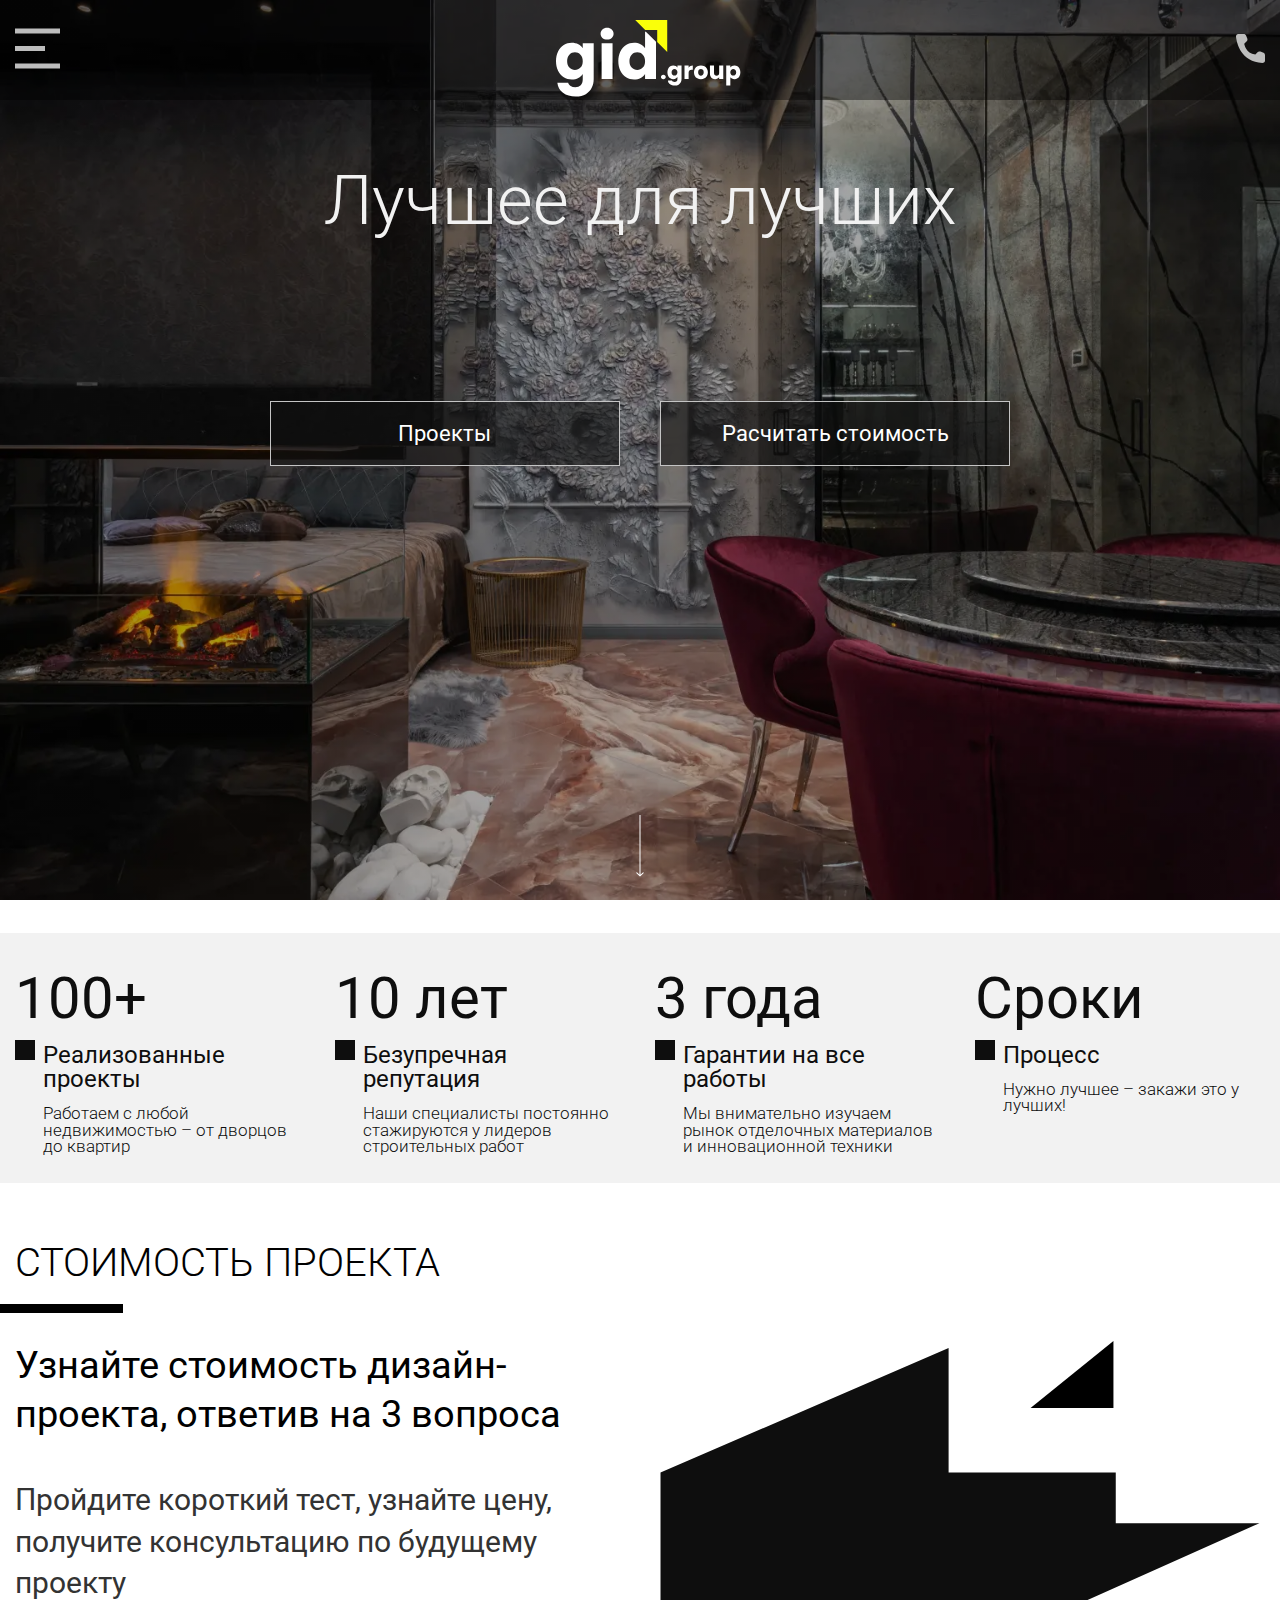
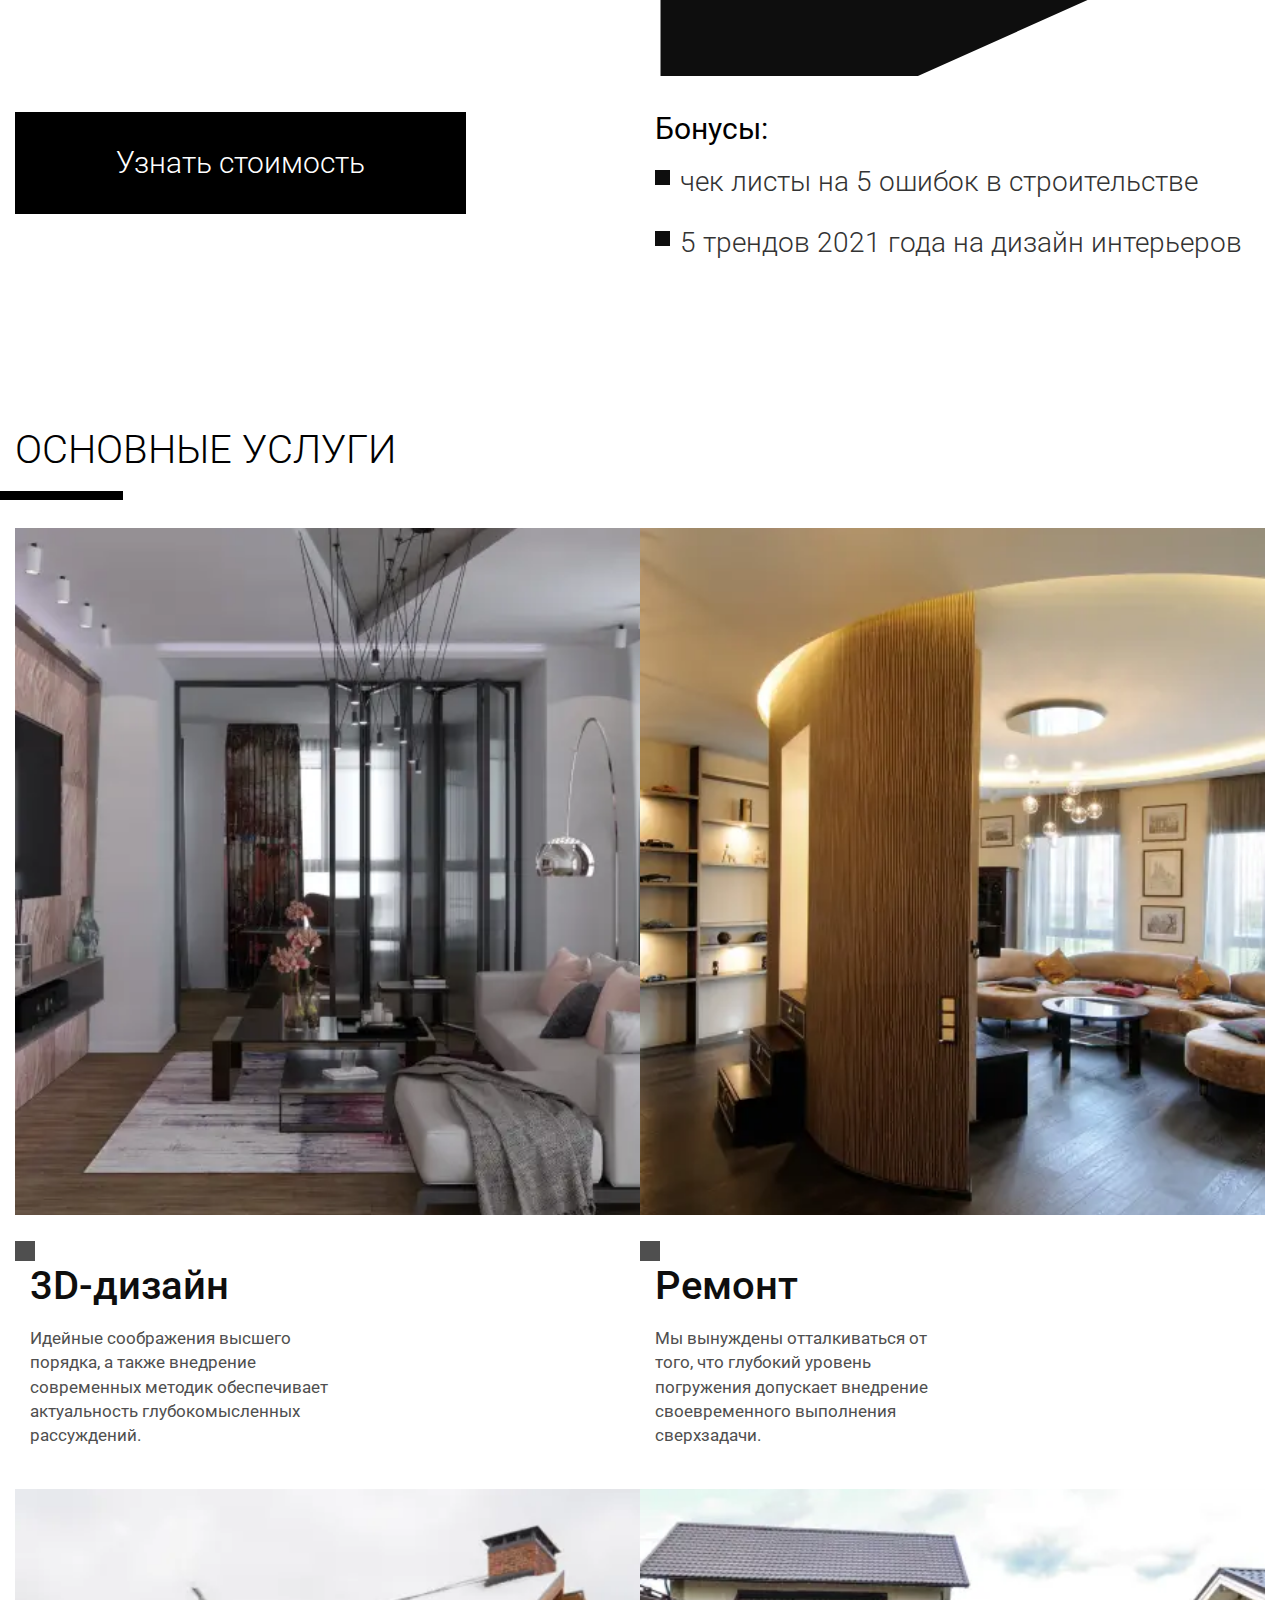
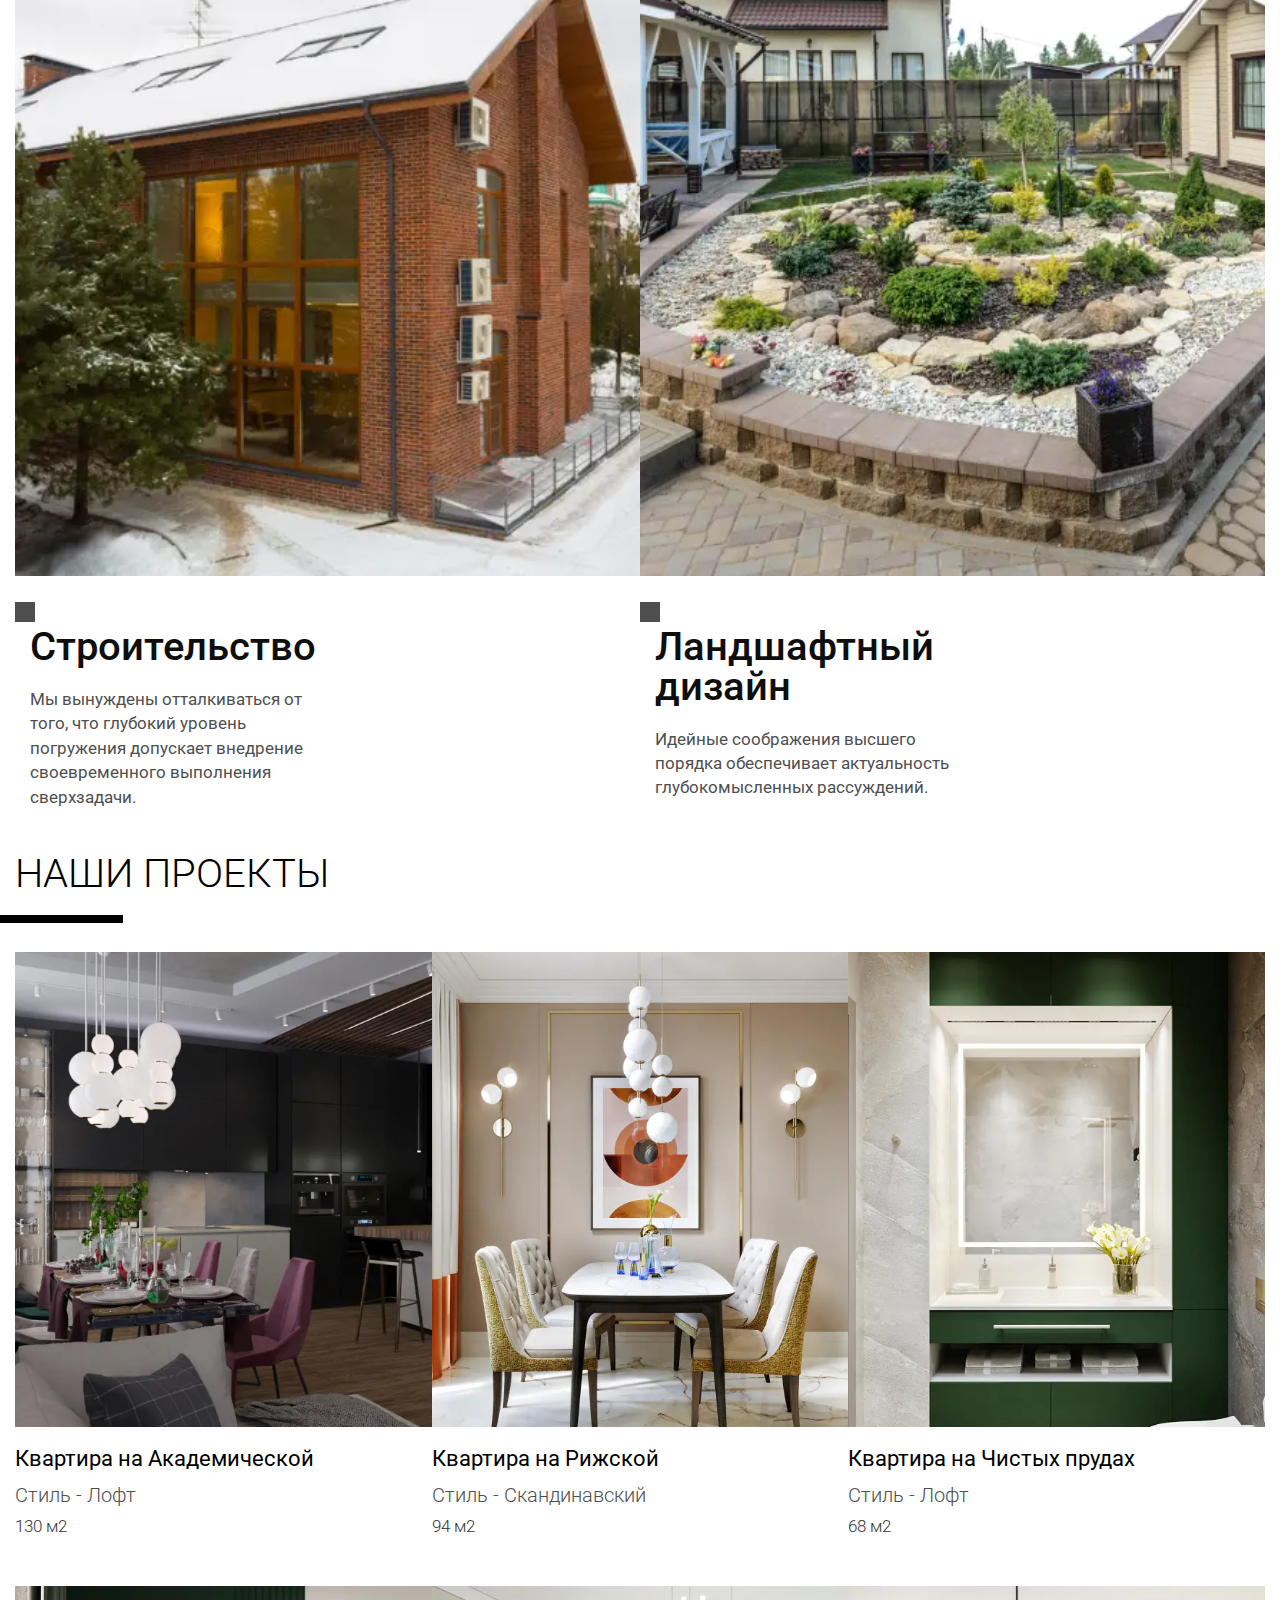
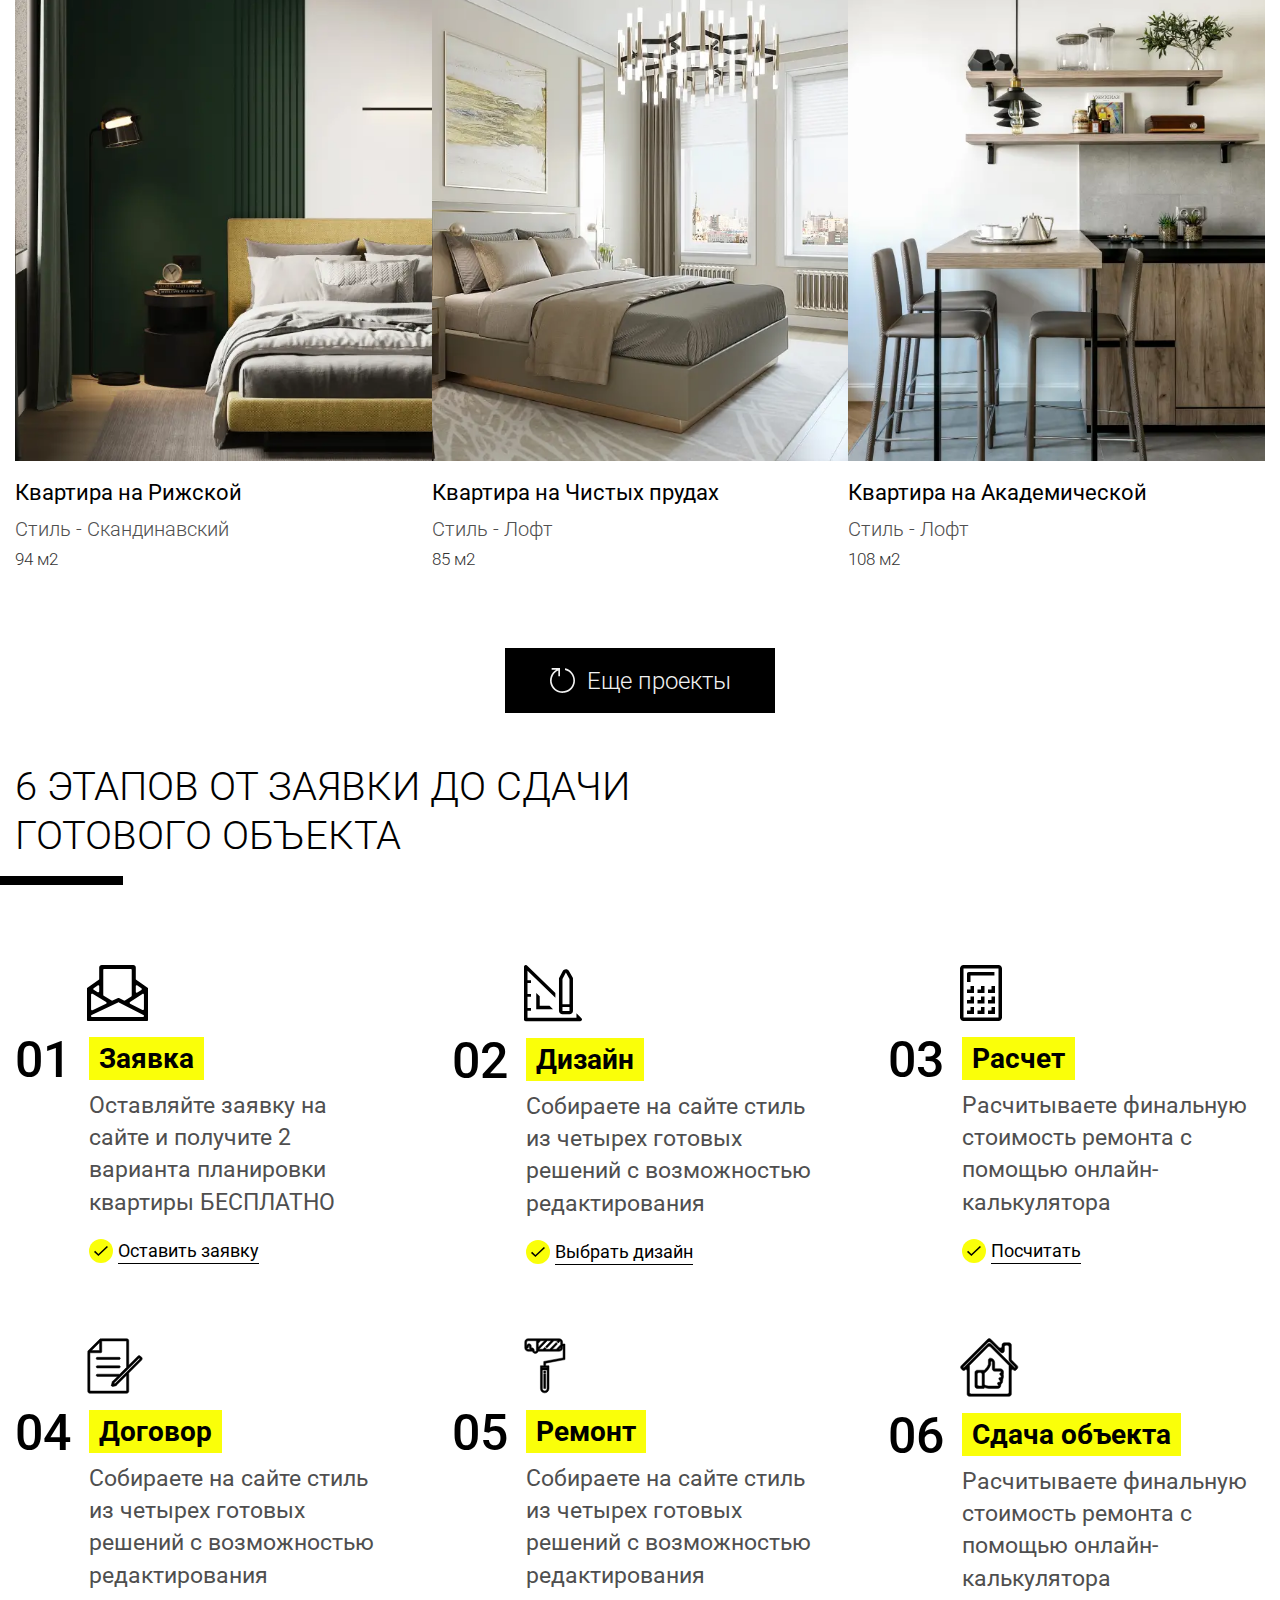
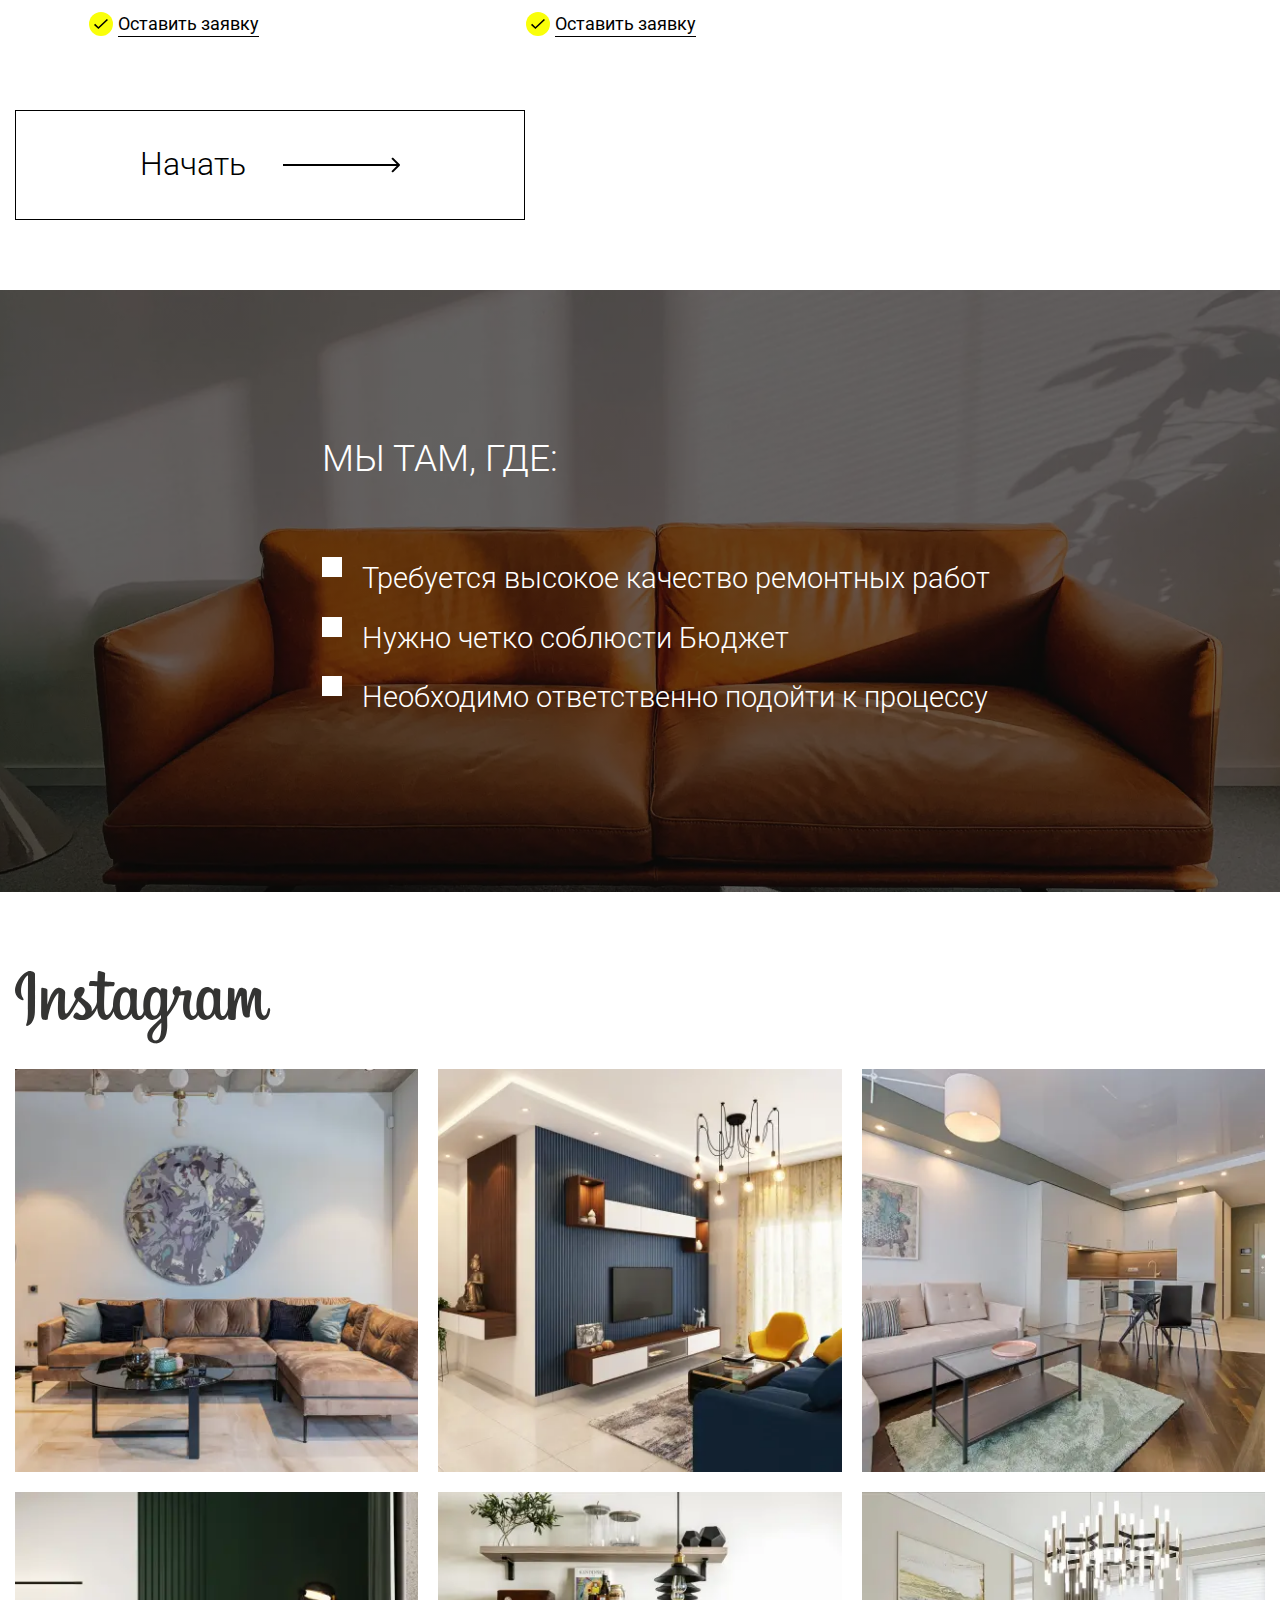
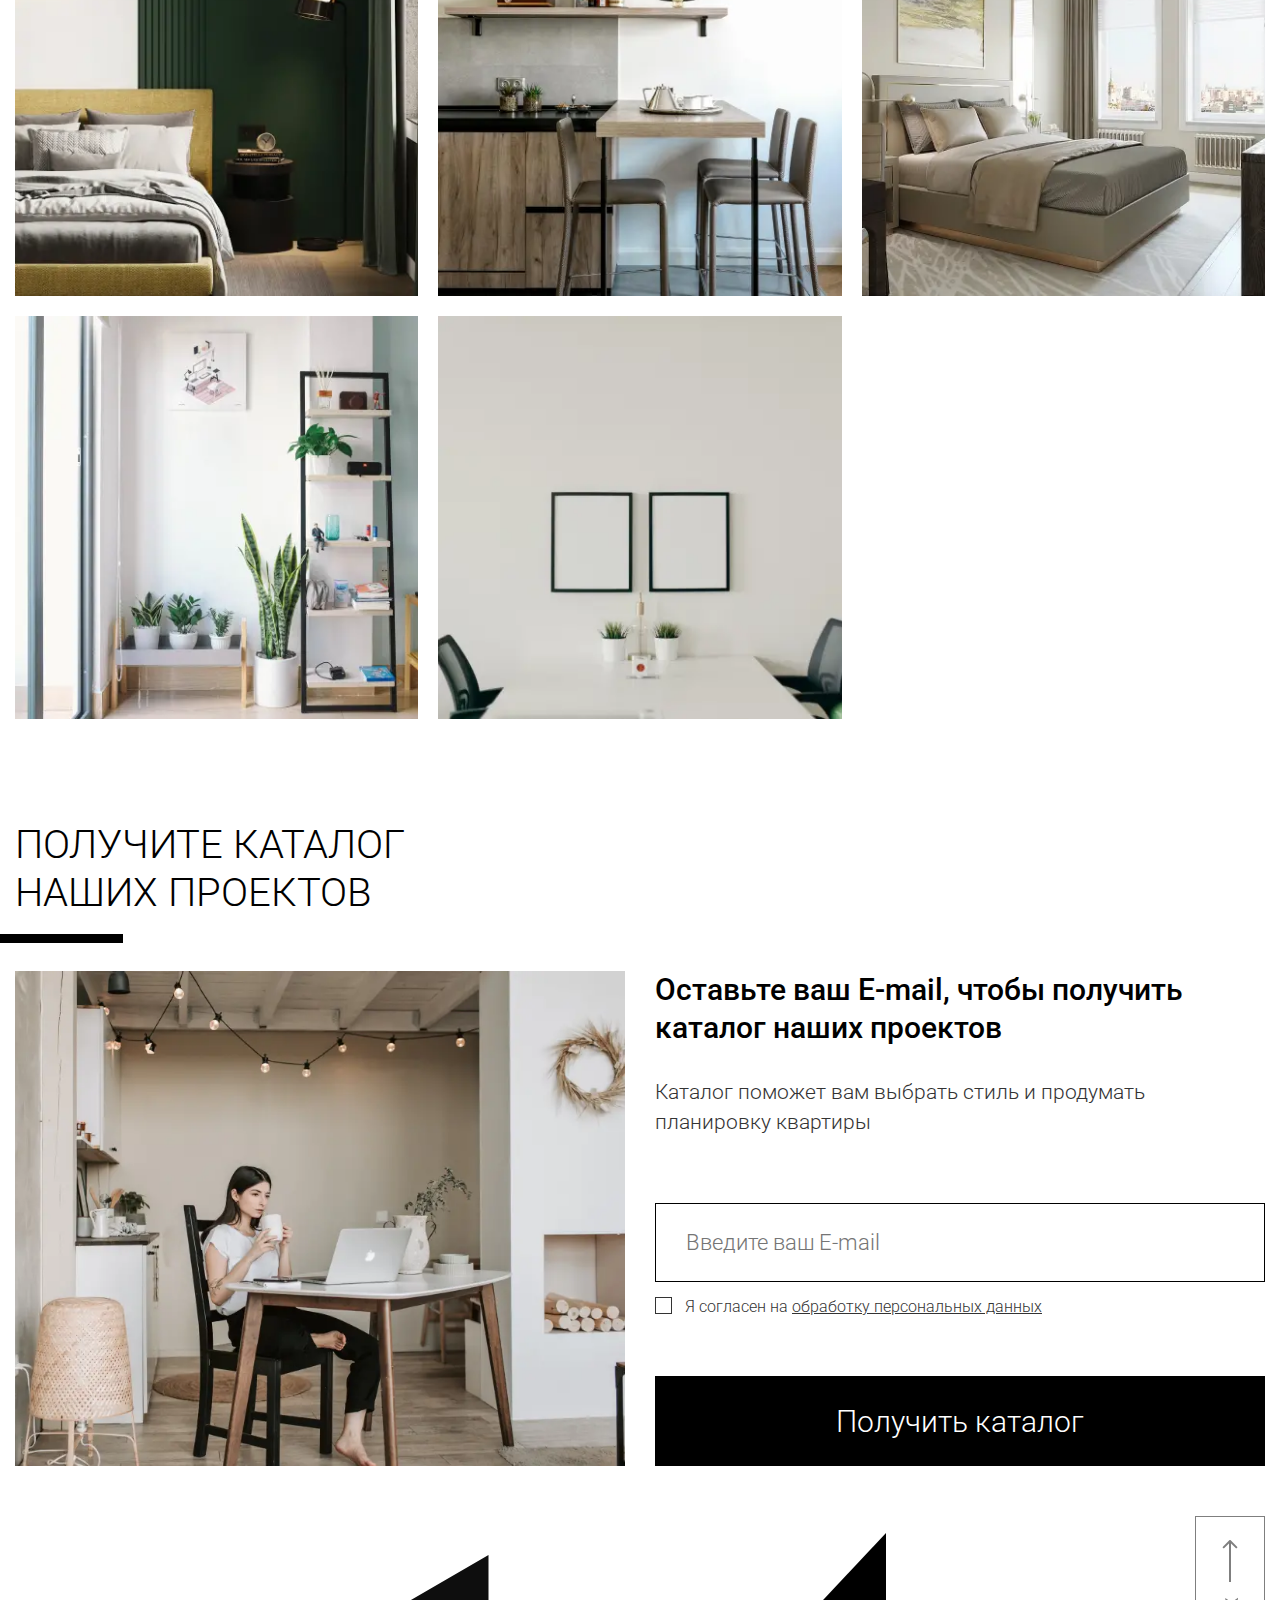
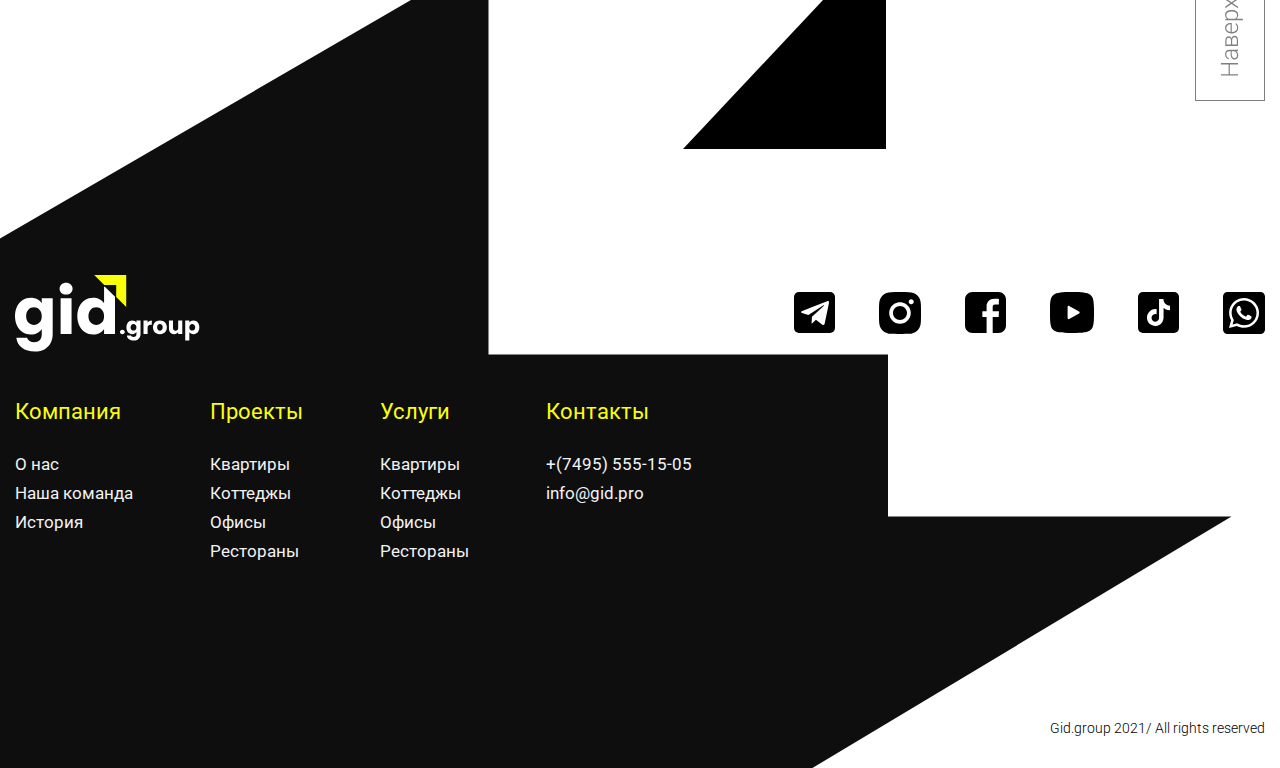
<file: index.html>
<!DOCTYPE html>
<html lang="ru">

<head>
	<title>Gid.Group</title>
	<meta charset="UTF-8">
	<meta name="format-detection" content="telephone=no">
	<!-- <style>body{opacity: 0;}</style> -->
	<link rel="stylesheet" href="css/style.min.css?_v=20231115104911">
	<link rel="shortcut icon" href="favicon.ico">
	<!-- <meta name="robots" content="noindex, nofollow"> -->
	<meta name="description" content="Gid Group">
	<meta name="author" content="Wlad199">
	<meta name="viewport" content="width=device-width, initial-scale=1.0">
</head>

<body>
	<div class="wrapper">
		<header class="header">
			<div class="header__container">
				<div class="header__menu menu">
					<div class="menu__icon">
						<div class="menu__icon_open">
							<svg xmlns="http://www.w3.org/2000/svg" width="36" height="32" viewBox="0 0 36 32" fill="none">
								<path d="M0 0H36V4H0V0ZM0 14H24V18H0V14ZM0 28H36V32H0V28Z" fill="#BDBDBD" />
							</svg>
						</div>
						<div class="menu__icon_close">
							<svg xmlns="http://www.w3.org/2000/svg" width="51" height="51" viewBox="0 0 51 51" fill="none">
								<rect x="14.1426" y="11.3135" width="36" height="4" transform="rotate(45 14.1426 11.3135)" fill="#C4C4C4" />
								<rect x="39.5981" y="14.1421" width="36" height="4" transform="rotate(135 39.5981 14.1421)" fill="#C4C4C4" />
							</svg>
						</div>
					</div>
					<a href="./index.html" class="menu__logo">
						<svg xmlns="http://www.w3.org/2000/svg" width="185" height="77" viewBox="0 0 185 77" fill="none">
							<path fill-rule="evenodd" clip-rule="evenodd" d="M22.336 24.3118C20.4587 23.2878 18.2613 22.7758 15.744 22.7758C12.8 22.7758 10.1333 23.5225 7.744 25.0158C5.35467 26.5092 3.456 28.6425 2.048 31.4158C0.682667 34.1892 0 37.4105 0 41.0798C0 44.7492 0.682667 47.9918 2.048 50.8078C3.456 53.5812 5.35467 55.7358 7.744 57.2718C10.1333 58.7652 12.8 59.5118 15.744 59.5118C18.2613 59.5118 20.4587 58.9998 22.336 57.9758C24.2133 56.9092 25.6853 55.5438 26.752 53.8798V58.9358C26.752 61.7945 26.0693 63.8638 24.704 65.1438C23.3813 66.4665 21.5893 67.1278 19.328 67.1278C17.4507 67.1278 15.872 66.7225 14.592 65.9118C13.312 65.1438 12.5013 64.0772 12.16 62.7118H1.344C1.81333 66.9785 3.69067 70.3492 6.976 72.8238C10.2613 75.3412 14.5493 76.5998 19.84 76.5998C23.808 76.5998 27.1147 75.8105 29.76 74.2318C32.448 72.6532 34.432 70.5198 35.712 67.8318C37.0347 65.1865 37.696 62.2212 37.696 58.9358V23.2878H26.752V28.3438C25.728 26.6798 24.256 25.3358 22.336 24.3118ZM24.448 34.6798C25.984 36.2585 26.752 38.4132 26.752 41.1438C26.752 43.8745 25.984 46.0292 24.448 47.6078C22.9547 49.1865 21.12 49.9758 18.944 49.9758C16.768 49.9758 14.912 49.1865 13.376 47.6078C11.8827 45.9865 11.136 43.8105 11.136 41.0798C11.136 38.3492 11.8827 36.2158 13.376 34.6798C14.912 33.1012 16.768 32.3118 18.944 32.3118C21.12 32.3118 22.9547 33.1012 24.448 34.6798ZM46.3815 17.9118C47.6188 19.0212 49.1975 19.5758 51.1175 19.5758C52.9948 19.5758 54.5308 19.0212 55.7255 17.9118C56.9628 16.7598 57.5815 15.3518 57.5815 13.6878C57.5815 11.9812 56.9628 10.5732 55.7255 9.46384C54.5308 8.31184 52.9948 7.73584 51.1175 7.73584C49.1975 7.73584 47.6188 8.31184 46.3815 9.46384C45.1868 10.5732 44.5895 11.9812 44.5895 13.6878C44.5895 15.3518 45.1868 16.7598 46.3815 17.9118ZM45.6135 58.9998H56.5575V23.2878H45.6135V58.9998ZM64.3605 31.4158C62.9952 34.1892 62.3125 37.4105 62.3125 41.0798C62.3125 44.7492 62.9952 47.9918 64.3605 50.8078C65.7685 53.5812 67.6672 55.7358 70.0565 57.2718C72.4458 58.7652 75.1125 59.5118 78.0565 59.5118C80.5738 59.5118 82.7712 58.9998 84.6485 57.9758C86.5685 56.9518 88.0405 55.5865 89.0645 53.8798V58.9998H100.008V21.7923L94.716 16.4998L89.856 11.6398H89.0645V28.2158C87.9552 26.5518 86.4192 25.2292 84.4565 24.2478C82.5365 23.2665 80.4032 22.7758 78.0565 22.7758C75.1125 22.7758 72.4458 23.5225 70.0565 25.0158C67.6672 26.5092 65.7685 28.6425 64.3605 31.4158ZM86.7605 34.6798C88.2965 36.2585 89.0645 38.4132 89.0645 41.1438C89.0645 43.8745 88.2965 46.0292 86.7605 47.6078C85.2672 49.1865 83.4325 49.9758 81.2565 49.9758C79.0805 49.9758 77.2245 49.1865 75.6885 47.6078C74.1952 45.9865 73.4485 43.8105 73.4485 41.0798C73.4485 38.3492 74.1952 36.2158 75.6885 34.6798C77.2245 33.1012 79.0805 32.3118 81.2565 32.3118C83.4325 32.3118 85.2672 33.1012 86.7605 34.6798ZM105.59 58.5678C106.054 58.9838 106.646 59.1918 107.366 59.1918C108.07 59.1918 108.646 58.9838 109.094 58.5678C109.558 58.1358 109.79 57.6078 109.79 56.9838C109.79 56.3438 109.558 55.8078 109.094 55.3758C108.646 54.9438 108.07 54.7278 107.366 54.7278C106.646 54.7278 106.054 54.9438 105.59 55.3758C105.142 55.8078 104.918 56.3438 104.918 56.9838C104.918 57.6078 105.142 58.1358 105.59 58.5678ZM119.779 45.9918C119.075 45.6078 118.251 45.4158 117.307 45.4158C116.203 45.4158 115.203 45.6958 114.307 46.2558C113.411 46.8158 112.699 47.6158 112.171 48.6558C111.659 49.6958 111.403 50.9038 111.403 52.2798C111.403 53.6558 111.659 54.8718 112.171 55.9278C112.699 56.9678 113.411 57.7758 114.307 58.3518C115.203 58.9118 116.203 59.1918 117.307 59.1918C118.251 59.1918 119.075 58.9998 119.779 58.6158C120.483 58.2158 121.035 57.7038 121.435 57.0798V58.9758C121.435 60.0478 121.179 60.8238 120.667 61.3038C120.171 61.7998 119.499 62.0478 118.651 62.0478C117.947 62.0478 117.355 61.8958 116.875 61.5918C116.395 61.3038 116.091 60.9038 115.963 60.3918H111.907C112.083 61.9918 112.787 63.2558 114.019 64.1838C115.251 65.1278 116.859 65.5998 118.843 65.5998C120.331 65.5998 121.571 65.3038 122.563 64.7118C123.571 64.1198 124.315 63.3198 124.795 62.3118C125.291 61.3198 125.539 60.2078 125.539 58.9758V45.6078H121.435V47.5038C121.051 46.8798 120.499 46.3758 119.779 45.9918ZM120.571 49.8798C121.147 50.4718 121.435 51.2798 121.435 52.3038C121.435 53.3278 121.147 54.1358 120.571 54.7278C120.011 55.3198 119.323 55.6158 118.507 55.6158C117.691 55.6158 116.995 55.3198 116.419 54.7278C115.859 54.1198 115.579 53.3038 115.579 52.2798C115.579 51.2558 115.859 50.4558 116.419 49.8798C116.995 49.2878 117.691 48.9918 118.507 48.9918C119.323 48.9918 120.011 49.2878 120.571 49.8798ZM134.413 46.1118C133.693 46.5278 133.092 47.1038 132.613 47.8398V45.6078H128.508V58.9998H132.613V52.7838C132.613 51.6798 132.868 50.9118 133.38 50.4798C133.893 50.0318 134.661 49.8078 135.684 49.8078H136.812V45.4638C135.932 45.4638 135.133 45.6798 134.413 46.1118ZM141.318 58.3518C142.374 58.9118 143.558 59.1918 144.87 59.1918C146.182 59.1918 147.366 58.9118 148.422 58.3518C149.494 57.7918 150.334 56.9918 150.942 55.9518C151.566 54.8958 151.878 53.6798 151.878 52.3038C151.878 50.9278 151.574 49.7198 150.966 48.6798C150.358 47.6238 149.526 46.8158 148.47 46.2558C147.414 45.6958 146.23 45.4158 144.918 45.4158C143.606 45.4158 142.422 45.6958 141.366 46.2558C140.31 46.8158 139.478 47.6238 138.87 48.6798C138.262 49.7198 137.958 50.9278 137.958 52.3038C137.958 53.6958 138.254 54.9118 138.846 55.9518C139.454 56.9918 140.278 57.7918 141.318 58.3518ZM146.862 54.7758C146.318 55.3518 145.654 55.6398 144.87 55.6398C144.086 55.6398 143.43 55.3518 142.902 54.7758C142.39 54.1998 142.134 53.3758 142.134 52.3038C142.134 51.2158 142.398 50.3918 142.926 49.8318C143.454 49.2558 144.118 48.9678 144.918 48.9678C145.702 48.9678 146.358 49.2558 146.886 49.8318C147.43 50.4078 147.702 51.2318 147.702 52.3038C147.702 53.3758 147.422 54.1998 146.862 54.7758ZM167.279 58.9998V45.6078H163.175V52.8798C163.175 53.7758 162.943 54.4718 162.479 54.9678C162.015 55.4638 161.383 55.7118 160.583 55.7118C159.799 55.7118 159.175 55.4638 158.711 54.9678C158.247 54.4718 158.015 53.7758 158.015 52.8798V45.6078H153.935V53.4318C153.935 54.5998 154.151 55.6158 154.583 56.4798C155.015 57.3438 155.623 58.0078 156.407 58.4718C157.191 58.9198 158.095 59.1438 159.119 59.1438C159.983 59.1438 160.767 58.9678 161.471 58.6158C162.191 58.2478 162.759 57.7678 163.175 57.1758V58.9998H167.279ZM175.987 45.9918C175.283 46.3758 174.731 46.8798 174.331 47.5038V45.6078H170.227V65.3838H174.331V57.1278C174.731 57.7358 175.283 58.2318 175.987 58.6158C176.707 58.9998 177.531 59.1918 178.459 59.1918C179.563 59.1918 180.563 58.9118 181.459 58.3518C182.355 57.7758 183.059 56.9678 183.571 55.9278C184.099 54.8718 184.363 53.6558 184.363 52.2798C184.363 50.9038 184.099 49.6958 183.571 48.6558C183.059 47.6158 182.355 46.8158 181.459 46.2558C180.563 45.6958 179.563 45.4158 178.459 45.4158C177.515 45.4158 176.691 45.6078 175.987 45.9918ZM179.323 49.8798C179.899 50.4558 180.187 51.2558 180.187 52.2798C180.187 53.3038 179.899 54.1198 179.323 54.7278C178.747 55.3198 178.051 55.6158 177.235 55.6158C176.419 55.6158 175.723 55.3198 175.147 54.7278C174.587 54.1358 174.307 53.3278 174.307 52.3038C174.307 51.2798 174.587 50.4718 175.147 49.8798C175.723 49.2878 176.419 48.9918 177.235 48.9918C178.067 48.9918 178.763 49.2878 179.323 49.8798Z" fill="white" />
							<path fill-rule="evenodd" clip-rule="evenodd" d="M111.217 32V0H79.2168L89.2168 10H101.209V21.992L111.217 32Z" fill="#FAFF09" />
						</svg>
					</a>
					<nav class="menu__body">
						<ul class="menu__list">
							<li><a href="./index.html" class="menu-link">Главная</a></li>
							<li><a href="./design.html" class="menu-link">3D-Дизайн</a></li>
							<li><a href="./repairs.html" class="menu-link">Ремонт</a></li>
							<li><a href="./project.html" class="menu-link">Строительство</a></li>
							<li><a href="./projects.html" class="menu-link">Проекты</a></li>
							<!--<li><a href="#" class="menu-link">Ландшафтный дизайн</a></li>-->
						</ul>
						<ul class="menu__social">
							<li><a class="social-link" href="#">
									<svg class="svg_m" xmlns="http://www.w3.org/2000/svg" width="41" height="41" viewBox="0 0 41 41" fill="none">
										<rect width="41" height="41" rx="5" fill="#BDBDBD" />
										<path d="M34.9202 11.1844L30.6948 31.5513C30.3757 32.9885 29.5446 33.3463 28.3635 32.6696L21.9248 27.8203L18.8185 30.8746C18.4745 31.2263 18.1874 31.5196 17.5244 31.5196L17.9874 24.8182L29.9197 13.7981C30.4387 13.3258 29.8067 13.0631 29.1136 13.5364L14.362 23.0304L8.01134 20.9983C6.6302 20.5578 6.6052 19.5867 8.29938 18.909L33.139 9.12773C34.2891 8.68717 35.2952 9.38941 34.9202 11.1854V11.1844Z" fill="#333333" />
									</svg></a></li>
							<li><a class="social-link" href="#">
									<svg xmlns="http://www.w3.org/2000/svg" width="42" height="42" viewBox="0 0 42 42" fill="none">
										<path d="M20.9944 13.997C17.1383 13.997 13.9915 17.1439 13.9915 21C13.9915 24.8561 17.1383 28.003 20.9944 28.003C24.8504 28.003 27.9972 24.8561 27.9972 21C27.9972 17.1439 24.8504 13.997 20.9944 13.997ZM41.9977 21C41.9977 18.1 42.0239 15.2263 41.8611 12.3316C41.6982 8.96937 40.9312 5.98536 38.4726 3.52669C36.0087 1.06278 33.03 0.301015 29.6678 0.138155C26.7679 -0.0247052 23.8943 0.00156264 20.9996 0.00156264C18.0997 0.00156264 15.2261 -0.0247052 12.3314 0.138155C8.9692 0.301015 5.98524 1.06803 3.52663 3.52669C1.06276 5.99061 0.301009 8.96937 0.138152 12.3316C-0.0247047 15.2316 0.00156261 18.1053 0.00156261 21C0.00156261 23.8947 -0.0247047 26.7737 0.138152 29.6684C0.301009 33.0306 1.06801 36.0146 3.52663 38.4733C5.9905 40.9372 8.9692 41.699 12.3314 41.8618C15.2313 42.0247 18.105 41.9984 20.9996 41.9984C23.8995 41.9984 26.7732 42.0247 29.6678 41.8618C33.03 41.699 36.014 40.932 38.4726 38.4733C40.9365 36.0094 41.6982 33.0306 41.8611 29.6684C42.0292 26.7737 41.9977 23.9 41.9977 21ZM20.9944 31.775C15.0317 31.775 10.2195 26.9628 10.2195 21C10.2195 15.0372 15.0317 10.225 20.9944 10.225C26.957 10.225 31.7692 15.0372 31.7692 21C31.7692 26.9628 26.957 31.775 20.9944 31.775ZM32.2105 12.3001C30.8183 12.3001 29.6941 11.1759 29.6941 9.78367C29.6941 8.39148 30.8183 7.26722 32.2105 7.26722C33.6026 7.26722 34.7269 8.39148 34.7269 9.78367C34.7273 10.1143 34.6625 10.4417 34.5362 10.7472C34.4099 11.0527 34.2245 11.3302 33.9908 11.564C33.757 11.7978 33.4794 11.9831 33.174 12.1094C32.8685 12.2357 32.541 12.3005 32.2105 12.3001Z" fill="#BDBDBD" />
									</svg>
								</a></li>
							<li><a class="social-link" href="#">
									<svg xmlns="http://www.w3.org/2000/svg" width="41" height="41" viewBox="0 0 41 41" fill="none">
										<path d="M7.48635 0C3.33924 0 0 3.33924 0 7.48634V33.5136C0 37.6607 3.33924 41 7.48635 41H21.5929V24.9715H17.3546V19.2008H21.5929V14.2706C21.5929 10.3971 24.0972 6.84059 29.866 6.84059C32.2016 6.84059 33.9288 7.06482 33.9288 7.06482L33.793 12.4538C33.793 12.4538 32.0315 12.4371 30.1094 12.4371C28.0291 12.4371 27.6955 13.3956 27.6955 14.9868V19.2008H33.9583L33.6854 24.9716H27.6955V41H33.5136C37.6608 41 41 37.6608 41 33.5137V7.48638C41 3.33928 37.6608 4.09999e-05 33.5136 4.09999e-05H7.48631L7.48635 0Z" fill="#BDBDBD" />
									</svg>
								</a></li>
							<li><a class="social-link" href="#">
									<svg xmlns="http://www.w3.org/2000/svg" width="44" height="41" viewBox="0 0 44 41" fill="none">
										<path d="M22 0C0.3784 0 0 2.32688 0 20.5C0 38.6731 0.3784 41 22 41C43.6216 41 44 38.6731 44 20.5C44 2.32688 43.6216 0 22 0ZM29.051 21.3892L19.173 26.9695C18.3084 27.454 17.6 26.9109 17.6 25.7555V15.2445C17.6 14.0918 18.3084 13.546 19.173 14.0305L29.051 19.6108C29.9156 20.1006 29.9156 20.8993 29.051 21.3892Z" fill="#BDBDBD" />
									</svg>
								</a></li>
							<li><a class="social-link" href="#">
									<svg class="svg_m" xmlns="http://www.w3.org/2000/svg" width="41" height="41" viewBox="0 0 41 41" fill="none">
										<rect width="41" height="41" rx="5" fill="#BDBDBD" />
										<path d="M21.0811 7.02278C22.5248 7 23.9602 7.0135 25.3939 7C25.4808 8.72219 26.088 10.4764 27.324 11.694C28.5575 12.942 30.3024 13.5133 32 13.7065V18.2368C30.4091 18.1837 28.8107 17.8461 27.367 17.1475C26.7383 16.8572 26.1525 16.4834 25.5792 16.1012C25.5718 19.3886 25.5925 22.6718 25.5585 25.9457C25.4725 27.5186 24.9637 29.0838 24.0669 30.3799C22.624 32.5375 20.1198 33.9441 17.5476 33.9879C15.97 34.0799 14.3939 33.6411 13.0495 32.8328C10.8216 31.4928 9.25382 29.0399 9.02548 26.4073C8.99672 25.8497 8.9923 25.2911 9.01225 24.7332C9.2108 22.5925 10.2491 20.5446 11.8607 19.1515C13.6874 17.5289 16.2463 16.756 18.6422 17.2133C18.6645 18.8798 18.5992 20.5446 18.5992 22.2111C17.5046 21.8499 16.2256 21.9512 15.2692 22.6288C14.5695 23.0989 14.0407 23.7906 13.7643 24.5973C13.536 25.1677 13.6014 25.8014 13.6146 26.4073C13.8769 28.2535 15.6175 29.8052 17.4757 29.6373C18.7075 29.6238 19.8881 28.8948 20.5301 27.8274C20.7378 27.4536 20.9702 27.0714 20.9827 26.6317C21.091 24.6193 21.048 22.6153 21.0613 20.6028C21.0704 16.0674 21.048 11.5447 21.0819 7.02363L21.0811 7.02278Z" fill="#333333" />
									</svg>
								</a></li>
							<li><a class="social-link" href="#">
									<svg xmlns="http://www.w3.org/2000/svg" width="42" height="42" viewBox="0 0 42 42" fill="none">
										<path d="M21 8.5125C14.1844 8.5125 8.64375 14.0531 8.63437 20.8688C8.63437 23.2031 9.29063 25.4813 10.5281 27.4406L10.8188 27.9094L9.57187 32.4656L14.25 31.2375L14.7 31.5094C16.5938 32.6344 18.7687 33.2344 20.9906 33.2344H21C27.8062 33.2344 33.4969 27.6937 33.4969 20.8781C33.4969 17.5781 32.0719 14.475 29.7375 12.1406C27.3938 9.79688 24.3 8.5125 21 8.5125ZM28.2656 26.175C27.9562 27.0469 26.475 27.8344 25.7625 27.9375C24.5812 28.1156 23.6625 28.0219 21.3094 27.0094C17.5875 25.3969 15.15 21.6469 14.9625 21.4031C14.775 21.1594 13.4437 19.3875 13.4437 17.5594C13.4437 15.7313 14.4 14.8312 14.7469 14.4562C15.0844 14.0812 15.4875 13.9875 15.7406 13.9875C15.9844 13.9875 16.2375 13.9875 16.4531 13.9969C16.6781 14.0063 16.9875 13.9125 17.2875 14.6344C17.5969 15.375 18.3375 17.2031 18.4313 17.3906C18.525 17.5781 18.5906 17.7937 18.4594 18.0375C17.7469 19.4625 16.9875 19.4062 17.3719 20.0625C18.8062 22.5281 20.2406 23.3813 22.425 24.4781C22.8 24.6656 23.0156 24.6375 23.2313 24.3844C23.4469 24.1406 24.1594 23.2969 24.4031 22.9313C24.6469 22.5563 24.9 22.6219 25.2375 22.7438C25.575 22.8656 27.4031 23.7656 27.7781 23.9531C28.1531 24.1406 28.3969 24.2344 28.4906 24.3844C28.575 24.5625 28.575 25.3125 28.2656 26.175ZM37.5 0H4.5C2.01562 0 0 2.01562 0 4.5V37.5C0 39.9844 2.01562 42 4.5 42H37.5C39.9844 42 42 39.9844 42 37.5V4.5C42 2.01562 39.9844 0 37.5 0ZM20.9906 35.7375C18.4969 35.7375 16.05 35.1094 13.8844 33.9281L6 36L8.10938 28.2937C6.80625 26.0437 6.12188 23.4844 6.12188 20.8594C6.13125 12.6656 12.7969 6 20.9906 6C24.9656 6 28.6969 7.54688 31.5094 10.3594C34.3125 13.1719 36 16.9031 36 20.8781C36 29.0719 29.1844 35.7375 20.9906 35.7375Z" fill="#BDBDBD" />
									</svg>
								</a></li>
						</ul>
					</nav>
					<a href="#" data-popup="#callback" class="menu__call">
						<svg xmlns="http://www.w3.org/2000/svg" width="29" height="29" viewBox="0 0 29 29" fill="none">
							<path d="M19.3346 20.6101L21.8317 18.1119C22.1681 17.7796 22.5936 17.5521 23.0567 17.4571C23.5198 17.3621 24.0005 17.4036 24.4404 17.5766L27.4839 18.7922C27.9284 18.9728 28.3097 19.2809 28.5795 19.6779C28.8493 20.0748 28.9956 20.5428 29 21.0228V26.5991C28.9974 26.9256 28.9288 27.2482 28.7983 27.5475C28.6678 27.8468 28.4781 28.1166 28.2406 28.3406C28.0031 28.5646 27.7228 28.7383 27.4165 28.8511C27.1102 28.9638 26.7842 29.0134 26.4582 28.9969C5.13184 27.6697 0.82866 9.60246 0.0148465 2.68783C-0.0229313 2.34827 0.0115853 2.00456 0.116125 1.67931C0.220665 1.35405 0.39286 1.05463 0.62138 0.800733C0.8499 0.546836 1.12957 0.344221 1.44198 0.206217C1.7544 0.0682136 2.09248 -0.00205115 2.43399 4.55797e-05H7.81854C8.29904 0.00146842 8.76812 0.146666 9.16545 0.416964C9.56279 0.687261 9.87021 1.0703 10.0482 1.5168L11.2633 4.56147C11.442 4.99985 11.4875 5.48116 11.3944 5.9453C11.3012 6.40944 11.0734 6.83582 10.7394 7.17119L8.24217 9.66938C8.24217 9.66938 9.68028 19.4056 19.3346 20.6101Z" fill="#BDBDBD" />
						</svg>
					</a>
				</div>
			</div>
		</header>

		<main class="page">
			<section class="main-screen">
				<div class="main-screen__container">
					<div class="main-screen__body">
						<h2 class="main-screen__title">Лучшее для лучших</h2>
						<div class="main-screen__buttons">
							<a href="./project.html" class="main-screen__button button__gray">Проекты</a>
							<a href="#" data-popup="#question-1" class="main-screen__button button__gray">Расчитать стоимость</a>
						</div>
					</div>
					<a href="#" class="main-screen__arrow" data-goto-top='70' data-goto=".time">
						<svg xmlns="http://www.w3.org/2000/svg" width="8" height="62" viewBox="0 0 8 62" fill="none">
							<path d="M3.64644 61.3536C3.84171 61.5488 4.15829 61.5488 4.35355 61.3536L7.53553 58.1716C7.73079 57.9763 7.73079 57.6597 7.53553 57.4645C7.34027 57.2692 7.02369 57.2692 6.82842 57.4645L4 60.2929L1.17157 57.4645C0.976308 57.2692 0.659726 57.2692 0.464464 57.4645C0.269201 57.6597 0.269201 57.9763 0.464464 58.1716L3.64644 61.3536ZM3.5 -2.18557e-08L3.5 61L4.5 61L4.5 2.18557e-08L3.5 -2.18557e-08Z" fill="white" />
						</svg>
					</a>
				</div>
				<picture><source srcset="img/main-screen/01.webp" type="image/webp"><img class="one" src="img/main-screen/01.jpg" alt="image"></picture>
			</section>
			<div class="time">
				<div class="time__container">
					<div class="time__body">
						<div class="time__column">
							<div class="time__title">100+</div>
							<div class="time__sub-title">Реализованные проекты</div>
							<div class="time__text">Работаем с любой недвижимостью – от дворцов до квартир</div>
						</div>
						<div class="time__column">
							<div class="time__title">10 лет</div>
							<div class="time__sub-title">Безупречная репутация</div>
							<div class="time__text">Наши специалисты постоянно стажируются у лидеров строительных работ</div>
						</div>
						<div class="time__column">
							<div class="time__title">3 года</div>
							<div class="time__sub-title">Гарантии на все работы</div>
							<div class="time__text">Мы внимательно изучаем рынок отделочных материалов и инновационной техники</div>
						</div>
						<div class="time__column">
							<div class="time__title">Сроки</div>
							<div class="time__sub-title">Процесс</div>
							<div class="time__text">Нужно лучшее – закажи это у лучших!</div>
						</div>
					</div>
				</div>
			</div>
			<section class="cost">
				<div class="cost__container">
					<h3 class="cost__title headline">СТОИМОСТЬ ПРОЕКТА</h3>
					<div class="cost__body">
						<div class="cost__question question-cost">
							<div class="question-cost__sub-title">Узнайте стоимость дизайн-проекта, ответив на 3 вопроса</div>
							<div class="question-cost__text">Пройдите короткий тест, узнайте цену, получите консультацию по будущему проекту</div>
							<a data-da=".bonus-cost,600" href="#" data-popup="#question-1" class="question-cost__button button-black">Узнать стоимость</a>
						</div>
						<div class="cost__bonus bonus-cost">
							<div class="bonus-cost__image">
								<svg width="607" height="340" viewBox="0 0 607 340" fill="none" xmlns="http://www.w3.org/2000/svg">
									<path d="M375 68L459 0V68H375Z" fill="black" />
									<path d="M0 133.338L291.945 7V133.338H461.345V184.568H607L259.719 340H0V133.338Z" fill="#0E0E0E" />
								</svg>
							</div>
							<div class="bonus-cost__content">
								<div class="bonus-cost__label">Бонусы:</div>
								<div class="bonus-cost__text">чек листы на 5 ошибок в строительстве</div>
								<div class="bonus-cost__text">5 трендов 2021 года на дизайн интерьеров</div>
							</div>
						</div>
					</div>
				</div>
			</section>
			<section class="service">
				<div class="service__container">
					<h3 class="service__title headline">ОСНОВНЫЕ УСЛУГИ</h3>
					<div class="service__body">
						<div class="service__column">
							<div class="service__image">
								<picture><source srcset="img/service/01.webp" type="image/webp"><img src="img/service/01.jpg" alt="image"></picture>
							</div>
							<div class="service__content">
								<div class="service__label">3D-дизайн</div>
								<div class="service__text">Идейные соображения высшего порядка, а также внедрение современных методик обеспечивает актуальность глубокомысленных рассуждений. </div>
							</div>
						</div>
						<div class="service__column">
							<div class="service__image">
								<picture><source srcset="img/service/02.webp" type="image/webp"><img src="img/service/02.jpg" alt="image"></picture>
							</div>
							<div class="service__content">
								<div class="service__label">Ремонт</div>
								<div class="service__text">Мы вынуждены отталкиваться от того, что глубокий уровень погружения допускает внедрение своевременного выполнения сверхзадачи.</div>
							</div>
						</div>
						<div class="service__column">
							<div class="service__image">
								<picture><source srcset="img/service/03.webp" type="image/webp"><img src="img/service/03.jpg" alt="image"></picture>
							</div>
							<div class="service__content">
								<div class="service__label">Строительство</div>
								<div class="service__text">Мы вынуждены отталкиваться от того, что глубокий уровень погружения допускает внедрение своевременного выполнения сверхзадачи.</div>
							</div>
						</div>
						<div class="service__column">
							<div class="service__image">
								<picture><source srcset="img/service/04.webp" type="image/webp"><img src="img/service/04.jpg" alt="image"></picture>
							</div>
							<div class="service__content">
								<div class="service__label">Ландшафтный дизайн</div>
								<div class="service__text">Идейные соображения высшего порядка обеспечивает актуальность глубокомысленных рассуждений. </div>
							</div>
						</div>
					</div>
				</div>
			</section>
			<section class="our-projects">
				<div class="our-projects__container">
					<h3 class="our-projects__title headline">НАШИ ПРОЕКТЫ</h3>
					<div class="our-projects__box" data-showmore="items">
						<div class="our-projects__body" data-showmore-content="1">
							<div class="our-projects__element">
								<div class="our-projects__item item-project">
									<div class="item-project__image">
										<picture><source srcset="img/projects/01.webp" type="image/webp"><img src="img/projects/01.jpg" alt="image"></picture>
										<a href="./project.html" class="item-project__button">Смотреть проект</a>
									</div>
									<div class="item-project__description">
										<div class="item-project__sub-title">Квартира на Академической</div>
										<div class="item-project__param">
											<div class="item-project__style">Стиль - Лофт</div>
											<div class="item-project__space">130 м2</div>
										</div>
									</div>
								</div>
								<div class="our-projects__item item-project">
									<div class="item-project__image">
										<picture><source srcset="img/projects/02.webp" type="image/webp"><img src="img/projects/02.jpg" alt="image"></picture>
										<a href="./project.html" class="item-project__button">Смотреть проект</a>
									</div>
									<div class="item-project__description">
										<div class="item-project__sub-title">Квартира на Рижской</div>
										<div class="item-project__param">
											<div class="item-project__style">Стиль - Скандинавский</div>
											<div class="item-project__space">94 м2</div>
										</div>
									</div>
								</div>
								<div class="our-projects__item item-project">
									<div class="item-project__image">
										<picture><source srcset="img/projects/03.webp" type="image/webp"><img src="img/projects/03.jpg" alt="image"></picture>
										<a href="./project.html" class="item-project__button">Смотреть проект</a>
									</div>
									<div class="item-project__description">
										<div class="item-project__sub-title">Квартира на Чистых прудах</div>
										<div class="item-project__param">
											<div class="item-project__style">Стиль - Лофт</div>
											<div class="item-project__space">68 м2</div>
										</div>
									</div>
								</div>
								<div class="our-projects__item item-project">
									<div class="item-project__image">
										<picture><source srcset="img/projects/04.webp" type="image/webp"><img src="img/projects/04.jpg" alt="image"></picture>
										<a href="./project.html" class="item-project__button">Смотреть проект</a>
									</div>
									<div class="item-project__description">
										<div class="item-project__sub-title">Квартира на Рижской</div>
										<div class="item-project__param">
											<div class="item-project__style">Стиль - Скандинавский</div>
											<div class="item-project__space">94 м2</div>
										</div>
									</div>
								</div>
								<div class="our-projects__item item-project">
									<div class="item-project__image">
										<picture><source srcset="img/projects/05.webp" type="image/webp"><img src="img/projects/05.jpg" alt="image"></picture>
										<a href="./project.html" class="item-project__button">Смотреть проект</a>
									</div>
									<div class="item-project__description">
										<div class="item-project__sub-title">Квартира на Чистых прудах</div>
										<div class="item-project__param">
											<div class="item-project__style">Стиль - Лофт</div>
											<div class="item-project__space">85 м2</div>
										</div>
									</div>
								</div>
								<div class="our-projects__item item-project">
									<div class="item-project__image">
										<picture><source srcset="img/projects/06.webp" type="image/webp"><img src="img/projects/06.jpg" alt="image"></picture>
										<a href="./project.html" class="item-project__button">Смотреть проект</a>
									</div>
									<div class="item-project__description">
										<div class="item-project__sub-title">Квартира на Академической</div>
										<div class="item-project__param">
											<div class="item-project__style">Стиль - Лофт</div>
											<div class="item-project__space">108 м2</div>
										</div>
									</div>
								</div>
							</div>
							<div class="our-projects__element">
								<div class="our-projects__item item-project">
									<div class="item-project__image">
										<picture><source srcset="img/projects/01.webp" type="image/webp"><img src="img/projects/01.jpg" alt="image"></picture>
										<a href="./project.html" class="item-project__button">Смотреть проект</a>
									</div>
									<div class="item-project__description">
										<div class="item-project__sub-title">Квартира на Академической</div>
										<div class="item-project__param">
											<div class="item-project__style">Стиль - Лофт</div>
											<div class="item-project__space">130 м2</div>
										</div>
									</div>
								</div>
								<div class="our-projects__item item-project">
									<div class="item-project__image">
										<picture><source srcset="img/projects/02.webp" type="image/webp"><img src="img/projects/02.jpg" alt="image"></picture>
										<a href="./project.html" class="item-project__button">Смотреть проект</a>
									</div>
									<div class="item-project__description">
										<div class="item-project__sub-title">Квартира на Рижской</div>
										<div class="item-project__param">
											<div class="item-project__style">Стиль - Скандинавский</div>
											<div class="item-project__space">94 м2</div>
										</div>
									</div>
								</div>
								<div class="our-projects__item item-project">
									<div class="item-project__image">
										<picture><source srcset="img/projects/03.webp" type="image/webp"><img src="img/projects/03.jpg" alt="image"></picture>
										<a href="./project.html" class="item-project__button">Смотреть проект</a>
									</div>
									<div class="item-project__description">
										<div class="item-project__sub-title">Квартира на Чистых прудах</div>
										<div class="item-project__param">
											<div class="item-project__style">Стиль - Лофт</div>
											<div class="item-project__space">68 м2</div>
										</div>
									</div>
								</div>
								<div class="our-projects__item item-project">
									<div class="item-project__image">
										<picture><source srcset="img/projects/04.webp" type="image/webp"><img src="img/projects/04.jpg" alt="image"></picture>
										<a href="./project.html" class="item-project__button">Смотреть проект</a>
									</div>
									<div class="item-project__description">
										<div class="item-project__sub-title">Квартира на Рижской</div>
										<div class="item-project__param">
											<div class="item-project__style">Стиль - Скандинавский</div>
											<div class="item-project__space">94 м2</div>
										</div>
									</div>
								</div>
								<div class="our-projects__item item-project">
									<div class="item-project__image">
										<picture><source srcset="img/projects/05.webp" type="image/webp"><img src="img/projects/05.jpg" alt="image"></picture>
										<a href="./project.html" class="item-project__button">Смотреть проект</a>
									</div>
									<div class="item-project__description">
										<div class="item-project__sub-title">Квартира на Чистых прудах</div>
										<div class="item-project__param">
											<div class="item-project__style">Стиль - Лофт</div>
											<div class="item-project__space">85 м2</div>
										</div>
									</div>
								</div>
								<div class="our-projects__item item-project">
									<div class="item-project__image">
										<picture><source srcset="img/projects/06.webp" type="image/webp"><img src="img/projects/06.jpg" alt="image"></picture>
										<a href="./project.html" class="item-project__button">Смотреть проект</a>
									</div>
									<div class="item-project__description">
										<div class="item-project__sub-title">Квартира на Академической</div>
										<div class="item-project__param">
											<div class="item-project__style">Стиль - Лофт</div>
											<div class="item-project__space">108 м2</div>
										</div>
									</div>
								</div>
							</div>
							<div class="our-projects__element">
								<div class="our-projects__item item-project">
									<div class="item-project__image">
										<picture><source srcset="img/projects/01.webp" type="image/webp"><img src="img/projects/01.jpg" alt="image"></picture>
										<a href="./project.html" class="item-project__button">Смотреть проект</a>
									</div>
									<div class="item-project__description">
										<div class="item-project__sub-title">Квартира на Академической</div>
										<div class="item-project__param">
											<div class="item-project__style">Стиль - Лофт</div>
											<div class="item-project__space">130 м2</div>
										</div>
									</div>
								</div>
								<div class="our-projects__item item-project">
									<div class="item-project__image">
										<picture><source srcset="img/projects/02.webp" type="image/webp"><img src="img/projects/02.jpg" alt="image"></picture>
										<a href="./project.html" class="item-project__button">Смотреть проект</a>
									</div>
									<div class="item-project__description">
										<div class="item-project__sub-title">Квартира на Рижской</div>
										<div class="item-project__param">
											<div class="item-project__style">Стиль - Скандинавский</div>
											<div class="item-project__space">94 м2</div>
										</div>
									</div>
								</div>
								<div class="our-projects__item item-project">
									<div class="item-project__image">
										<picture><source srcset="img/projects/03.webp" type="image/webp"><img src="img/projects/03.jpg" alt="image"></picture>
										<a href="./project.html" class="item-project__button">Смотреть проект</a>
									</div>
									<div class="item-project__description">
										<div class="item-project__sub-title">Квартира на Чистых прудах</div>
										<div class="item-project__param">
											<div class="item-project__style">Стиль - Лофт</div>
											<div class="item-project__space">68 м2</div>
										</div>
									</div>
								</div>
								<div class="our-projects__item item-project">
									<div class="item-project__image">
										<picture><source srcset="img/projects/04.webp" type="image/webp"><img src="img/projects/04.jpg" alt="image"></picture>
										<a href="./project.html" class="item-project__button">Смотреть проект</a>
									</div>
									<div class="item-project__description">
										<div class="item-project__sub-title">Квартира на Рижской</div>
										<div class="item-project__param">
											<div class="item-project__style">Стиль - Скандинавский</div>
											<div class="item-project__space">94 м2</div>
										</div>
									</div>
								</div>
								<div class="our-projects__item item-project">
									<div class="item-project__image">
										<picture><source srcset="img/projects/05.webp" type="image/webp"><img src="img/projects/05.jpg" alt="image"></picture>
										<a href="./project.html" class="item-project__button">Смотреть проект</a>
									</div>
									<div class="item-project__description">
										<div class="item-project__sub-title">Квартира на Чистых прудах</div>
										<div class="item-project__param">
											<div class="item-project__style">Стиль - Лофт</div>
											<div class="item-project__space">85 м2</div>
										</div>
									</div>
								</div>
								<div class="our-projects__item item-project">
									<div class="item-project__image">
										<picture><source srcset="img/projects/06.webp" type="image/webp"><img src="img/projects/06.jpg" alt="image"></picture>
										<a href="./project.html" class="item-project__button">Смотреть проект</a>
									</div>
									<div class="item-project__description">
										<div class="item-project__sub-title">Квартира на Академической</div>
										<div class="item-project__param">
											<div class="item-project__style">Стиль - Лофт</div>
											<div class="item-project__space">108 м2</div>
										</div>
									</div>
								</div>
							</div>
						</div>
						<button hidden data-showmore-button type="button" class="our-projects__button">
							<svg xmlns="http://www.w3.org/2000/svg" width="25" height="25" viewBox="0 0 25 25" fill="none">
								<path d="M1.65907 0H9.9924V8.33811H8.32573V2.48976C6.01685 3.45651 4.1136 5.19314 2.93925 7.40469C1.76489 9.61624 1.39184 12.1663 1.88345 14.6219C2.37506 17.0774 3.70103 19.287 5.63614 20.8753C7.57124 22.4636 9.99617 23.3327 12.4991 23.335C15.1568 23.3376 17.7227 22.3626 19.7087 20.5955C21.6947 18.8284 22.9622 16.3925 23.2701 13.7512C23.5779 11.1099 22.9047 8.44748 21.3784 6.27051C19.8522 4.09353 17.5794 2.55387 14.9924 1.94445V0.236803C17.8579 0.820193 20.4282 2.39029 22.2563 4.67391C24.0843 6.95754 25.0544 9.81015 24.9976 12.7354C24.9409 15.6607 23.861 18.4736 21.9458 20.6845C20.0306 22.8955 17.4013 24.3646 14.5154 24.8363C11.6294 25.3081 8.66958 24.7525 6.15072 23.2664C3.63187 21.7802 1.71346 19.4575 0.729271 16.7024C-0.254918 13.9472 -0.242593 10.934 0.7641 8.18702C1.77079 5.44003 3.70814 3.1331 6.23907 1.66762H1.65907V0Z" fill="#F2F2F2" />
							</svg>
							<span>Еще проекты</span>
							<span>Скрыть</span>
						</button>
					</div>
				</div>
			</section>
			<section class="stages">
				<div class="stages__container">
					<h3 class="stages__title headline">6 ЭТАПОВ ОТ ЗАЯВКИ ДО СДАЧИ ГОТОВОГО ОБЪЕКТА</h3>
					<div class="stages__body">
						<div class="stages__item item-stages">
							<div class="item-stages__icon">
								<img src="img/stages/icons/01.svg" alt="icon">
							</div>
							<div class="item-stages__box">
								<div class="item-stages__part">01</div>
								<div class="item-stages__content">
									<div class="item-stages__label">
										<span>01</span>
										<span>Заявка</span>
									</div>
									<div class="item-stages__text">Оставляйте заявку на сайте и получите 2 варианта планировки квартиры <span>БЕСПЛАТНО</span></div>
									<div class="item-stages__order">
										<img src="img/stages/icons/check.svg" alt="icon">
										<span>Оставить заявку</span>
									</div>
								</div>
							</div>
						</div>
						<div class="stages__item item-stages">
							<div class="item-stages__icon">
								<img src="img/stages/icons/02.svg" alt="icon">
							</div>
							<div class="item-stages__box">
								<div class="item-stages__part">02</div>
								<div class="item-stages__content">
									<div class="item-stages__label">
										<span>02</span>
										<span>Дизайн</span>
									</div>
									<div class="item-stages__text">Собираете на сайте стиль из четырех готовых решений с возможностью редактирования</div>
									<div class="item-stages__order">
										<img src="img/stages/icons/check.svg" alt="icon">
										<span>Выбрать дизайн</span>
									</div>
								</div>
							</div>
						</div>
						<div class="stages__item item-stages">
							<div class="item-stages__icon">
								<img src="img/stages/icons/03.svg" alt="icon">
							</div>
							<div class="item-stages__box">
								<div class="item-stages__part">03</div>
								<div class="item-stages__content">
									<div class="item-stages__label">
										<span>03</span>
										<span>Расчет</span>
									</div>
									<div class="item-stages__text">Расчитываете финальную стоимость ремонта с помощью онлайн-калькулятора</div>
									<div class="item-stages__order">
										<img src="img/stages/icons/check.svg" alt="icon">
										<span>Посчитать</span>
									</div>
								</div>
							</div>
						</div>
						<div class="stages__item item-stages">
							<div class="item-stages__icon">
								<img src="img/stages/icons/04.svg" alt="icon">
							</div>
							<div class="item-stages__box">
								<div class="item-stages__part">04</div>
								<div class="item-stages__content">
									<div class="item-stages__label">
										<span>04</span>
										<span>Договор</span>
									</div>
									<div class="item-stages__text">Собираете на сайте стиль из четырех готовых решений с возможностью редактирования</div>
									<div class="item-stages__order">
										<img src="img/stages/icons/check.svg" alt="icon">
										<span>Оставить заявку</span>
									</div>
								</div>
							</div>
						</div>
						<div class="stages__item item-stages">
							<div class="item-stages__icon">
								<img src="img/stages/icons/05.svg" alt="icon">
							</div>
							<div class="item-stages__box">
								<div class="item-stages__part">05</div>
								<div class="item-stages__content">
									<div class="item-stages__label">
										<span>05</span>
										<span>Ремонт</span>
									</div>
									<div class="item-stages__text">Собираете на сайте стиль из четырех готовых решений с возможностью редактирования</div>
									<div class="item-stages__order">
										<img src="img/stages/icons/check.svg" alt="icon">
										<span>Оставить заявку</span>
									</div>
								</div>
							</div>
						</div>
						<div class="stages__item item-stages">
							<div class="item-stages__icon">
								<img src="img/stages/icons/06.svg" alt="icon">
							</div>
							<div class="item-stages__box">
								<div class="item-stages__part">06</div>
								<div class="item-stages__content">
									<div class="item-stages__label">
										<span>06</span>
										<span>Сдача объекта</span>
									</div>
									<div class="item-stages__text">Расчитываете финальную стоимость ремонта с помощью онлайн-калькулятора</div>
								</div>
							</div>
						</div>
					</div>
					<a href="#" data-popup="#question-1" class="stages__button">
						<span>Начать</span>
						<svg xmlns="http://www.w3.org/2000/svg" width="117" height="16" viewBox="0 0 117 16" fill="none">
							<path d="M116.707 8.70712C117.098 8.31659 117.098 7.68343 116.707 7.2929L110.343 0.928942C109.953 0.538417 109.319 0.538417 108.929 0.928942C108.538 1.31947 108.538 1.95263 108.929 2.34316L114.586 8.00001L108.929 13.6569C108.538 14.0474 108.538 14.6806 108.929 15.0711C109.319 15.4616 109.953 15.4616 110.343 15.0711L116.707 8.70712ZM-8.74228e-08 9L116 9.00001L116 7.00001L8.74228e-08 7L-8.74228e-08 9Z" fill="black" />
						</svg>
						<svg xmlns="http://www.w3.org/2000/svg" width="69" height="8" viewBox="0 0 69 8" fill="none">
							<path d="M68.3536 4.35356C68.5488 4.1583 68.5488 3.84171 68.3536 3.64645L65.1716 0.464472C64.9763 0.26921 64.6597 0.26921 64.4645 0.464472C64.2692 0.659734 64.2692 0.976316 64.4645 1.17158L67.2929 4.00001L64.4645 6.82843C64.2692 7.02369 64.2692 7.34028 64.4645 7.53554C64.6597 7.7308 64.9763 7.7308 65.1716 7.53554L68.3536 4.35356ZM-4.37114e-08 4.5L68 4.50001L68 3.50001L4.37114e-08 3.5L-4.37114e-08 4.5Z" fill="black" />
						</svg>
					</a>
				</div>
			</section>
			<section class="we">
				<div class="we__container">
					<div class="we__box">
						<h3 class="we__title">МЫ ТАМ, ГДЕ:</h3>
						<ul class="we__list">
							<li>Требуется высокое качество ремонтных работ</li>
							<li>Нужно четко соблюсти Бюджет </li>
							<li>Необходимо ответственно подойти к процессу</li>
						</ul>
					</div>
				</div>
				<picture><source srcset="img/we/01.webp" type="image/webp"><img class="we__one" src="img/we/01.jpg" alt="image"></picture>
				<picture><source srcset="img/we/02.webp" type="image/webp"><img class="we__two" src="img/we/02.jpg" alt="image"></picture>
			</section>
			<div class="instagram">
				<div class="instagram__container">
					<div class="instagram__title">
						<img src="img/instagram/icons/instagram.svg" alt="instagram">
					</div>
					<ul class="instagram__list">
						<li class="instagram__item">
							<picture><source srcset="img/instagram/01.webp" type="image/webp"><img src="img/instagram/01.jpg" alt="image"></picture>
						</li>
						<li class="instagram__item">
							<picture><source srcset="img/instagram/02.webp" type="image/webp"><img src="img/instagram/02.jpg" alt="image"></picture>
						</li>
						<li class="instagram__item">
							<picture><source srcset="img/instagram/03.webp" type="image/webp"><img src="img/instagram/03.jpg" alt="image"></picture>
						</li>
						<li class="instagram__item">
							<picture><source srcset="img/instagram/04.webp" type="image/webp"><img src="img/instagram/04.jpg" alt="image"></picture>
						</li>
						<li class="instagram__item">
							<picture><source srcset="img/instagram/05.webp" type="image/webp"><img src="img/instagram/05.jpg" alt="image"></picture>
						</li>
						<li class="instagram__item">
							<picture><source srcset="img/instagram/06.webp" type="image/webp"><img src="img/instagram/06.jpg" alt="image"></picture>
						</li>
						<li class="instagram__item">
							<picture><source srcset="img/instagram/07.webp" type="image/webp"><img src="img/instagram/07.jpg" alt="image"></picture>
						</li>
						<li class="instagram__item">
							<picture><source srcset="img/instagram/08.webp" type="image/webp"><img src="img/instagram/08.jpg" alt="image"></picture>
						</li>
					</ul>
				</div>
			</div>
			<section class="catalog">
				<div class="catalog__container">
					<h3 class="catalog__title headline">ПОЛУЧИТЕ КАТАЛОГ НАШИХ ПРОЕКТОВ</h3>
					<div class="catalog__body">
						<div class="catalog__image">
							<picture><source srcset="img/catalog/01.webp" type="image/webp"><img src="img/catalog/01.jpg" alt="image"></picture>
						</div>
						<div class="catalog__content content-catalog">
							<div class="content-catalog__sub-title">Оставьте ваш E-mail, чтобы получить каталог наших проектов</div>
							<div class="content-catalog__text">Каталог поможет вам выбрать стиль и продумать планировку квартиры</div>
							<form class="content-catalog__form form-catalog">
								<input type="text" name="email" autocomplete="off" class="form__input" data-validate data-required="email" data-error="Введен не верный E-mail" placeholder="Введите ваш E-mail">
								<div class="form-catalog__checkbox">
									<input id="catalog-input" type="checkbox" name="agree" class="checkbox__input">
									<label for="catalog-input" class="checkbox__label">Я согласен на <a href="#">обработку персональных данных</a></label>
								</div>
								<button type="submit" class="form__button button-black">Получить каталог</button>
							</form>
						</div>
					</div>
				</div>
			</section>
		</main>
		<footer class="footer">
			<div class="footer__container">
				<button class="back-home" data-goto=".page">
					<svg width="70" height="185" viewBox="0 0 70 185" fill="none" xmlns="http://www.w3.org/2000/svg">
						<rect x="0.5" y="184.5" width="184" height="69" transform="rotate(-90 0.5 184.5)" stroke="black" />
						<path d="M43 146.941L43 148.395L34.8203 148.395L34.8203 158.145L43 158.145L43 159.586L25.9375 159.586L25.9375 158.145L33.6016 158.145L33.6016 148.395L25.9375 148.395L25.9375 146.941L43 146.941ZM43 134.918C42.6016 135.059 42.0117 135.148 41.2305 135.188C41.8711 135.68 42.3672 136.309 42.7188 137.074C43.0625 137.832 43.2344 138.637 43.2344 139.488C43.2344 140.707 42.8945 141.695 42.2148 142.453C41.5352 143.203 40.6758 143.578 39.6367 143.578C38.4023 143.578 37.4258 143.066 36.707 142.043C35.9883 141.012 35.6289 139.578 35.6289 137.742L35.6289 135.199L34.1875 135.199C33.2813 135.199 32.5703 135.48 32.0547 136.043C31.5313 136.598 31.2695 137.41 31.2695 138.48C31.2695 139.457 31.5195 140.266 32.0195 140.906C32.5195 141.547 33.1211 141.867 33.8242 141.867L33.8125 143.273C32.8047 143.273 31.9336 142.805 31.1992 141.867C30.457 140.93 30.0859 139.777 30.0859 138.41C30.0859 136.996 30.4414 135.883 31.1523 135.07C31.8555 134.25 32.8398 133.828 34.1055 133.805L40.1055 133.805C41.332 133.805 42.25 133.676 42.8594 133.418L43 133.418L43 134.918ZM41.9922 139.324C41.9922 138.387 41.7656 137.551 41.3125 136.816C40.8594 136.074 40.2539 135.535 39.4961 135.199L36.707 135.199L36.707 137.707C36.7227 139.105 36.9805 140.199 37.4805 140.988C37.9727 141.777 38.6523 142.172 39.5195 142.172C40.2305 142.172 40.8203 141.91 41.2891 141.387C41.7578 140.855 41.9922 140.168 41.9922 139.324ZM43 129.902L30.3203 129.902L30.3203 125.25C30.3203 123.641 30.6094 122.406 31.1875 121.547C31.7578 120.688 32.5977 120.258 33.707 120.258C34.3398 120.258 34.9063 120.449 35.4063 120.832C35.8984 121.215 36.2578 121.773 36.4844 122.508C36.6406 121.68 36.9961 121.016 37.5508 120.516C38.1055 120.008 38.75 119.754 39.4844 119.754C40.6016 119.754 41.4688 120.168 42.0859 120.996C42.6953 121.816 43 122.98 43 124.488L43 129.902ZM37.1641 128.508L41.8281 128.508L41.8281 124.441C41.8281 123.387 41.625 122.574 41.2188 122.004C40.8125 121.434 40.2266 121.148 39.4609 121.148C38.7578 121.148 38.1992 121.434 37.7852 122.004C37.3711 122.574 37.1641 123.387 37.1641 124.441L37.1641 128.508ZM35.9922 128.508L35.9922 124.957C35.9609 122.754 35.2109 121.652 33.7422 121.652C32.9688 121.652 32.4063 121.957 32.0547 122.566C31.6953 123.168 31.5156 124.063 31.5156 125.25L31.5156 128.508L35.9922 128.508ZM43.2344 111.715C43.2344 112.793 42.9688 113.77 42.4375 114.645C41.9063 115.512 41.168 116.188 40.2227 116.672C39.2695 117.156 38.2031 117.398 37.0234 117.398L36.5195 117.398C35.3008 117.398 34.2031 117.164 33.2266 116.695C32.25 116.219 31.4844 115.559 30.9297 114.715C30.3672 113.871 30.0859 112.957 30.0859 111.973C30.0859 110.434 30.6133 109.215 31.668 108.316C32.7148 107.41 34.1484 106.957 35.9688 106.957L36.7539 106.957L36.7539 116.004L37.0234 116.004C38.4609 116.004 39.6602 115.594 40.6211 114.773C41.5742 113.945 42.0508 112.906 42.0508 111.656C42.0508 110.906 41.9141 110.246 41.6406 109.676C41.3672 109.098 40.9297 108.574 40.3281 108.105L40.9961 107.227C42.4883 108.258 43.2344 109.754 43.2344 111.715ZM31.2813 111.973C31.2813 113.027 31.668 113.918 32.4414 114.645C33.2148 115.363 34.2539 115.801 35.5586 115.957L35.5586 108.352L35.4063 108.352C34.1875 108.391 33.1953 108.738 32.4297 109.395C31.6641 110.051 31.2813 110.91 31.2813 111.973ZM36.7891 94.0313C38.7656 94.0313 40.3359 94.4688 41.5 95.3438C42.6563 96.2188 43.2344 97.3906 43.2344 98.8594C43.2344 100.594 42.625 101.922 41.4063 102.844L47.875 102.844L47.875 104.238L30.3203 104.238L30.3203 102.938L32.1133 102.867C30.7617 101.953 30.0859 100.629 30.0859 98.8945C30.0859 97.3789 30.6602 96.1914 31.8086 95.332C32.957 94.4648 34.5508 94.0313 36.5898 94.0313L36.7891 94.0313ZM36.543 95.4375C34.9258 95.4375 33.6484 95.7695 32.7109 96.4336C31.7734 97.0977 31.3047 98.0234 31.3047 99.2109C31.3047 100.07 31.5117 100.809 31.9258 101.426C32.3398 102.043 32.9414 102.516 33.7305 102.844L39.8125 102.844C40.5391 102.508 41.0938 102.027 41.4766 101.402C41.8594 100.777 42.0508 100.039 42.0508 99.1875C42.0508 98.0078 41.582 97.0898 40.6445 96.4336C39.6992 95.7695 38.332 95.4375 36.543 95.4375ZM35.4648 87.1172L30.3203 83.6953L30.3203 82.0313L36.543 86.332L43 81.8438L43 83.4961L37.6328 87.1055L43 90.7148L43 92.3672L36.543 87.8906L30.3203 92.1914L30.3203 90.5391L35.4648 87.1172Z" fill="black" />
						<path d="M35.7071 24.2929C35.3166 23.9024 34.6834 23.9024 34.2929 24.2929L27.9289 30.6569C27.5384 31.0474 27.5384 31.6805 27.9289 32.0711C28.3195 32.4616 28.9526 32.4616 29.3431 32.0711L35 26.4142L40.6569 32.0711C41.0474 32.4616 41.6805 32.4616 42.0711 32.0711C42.4616 31.6805 42.4616 31.0474 42.0711 30.6569L35.7071 24.2929ZM36 66L36 25L34 25L34 66L36 66Z" fill="black" />
					</svg>
				</button>
				<div class="footer__top top-footer">
					<div class="top-footer__logo">
						<svg xmlns="http://www.w3.org/2000/svg" width="185" height="77" viewBox="0 0 185 77" fill="none">
							<path fill-rule="evenodd" clip-rule="evenodd" d="M22.336 24.3123C20.4587 23.2883 18.2613 22.7763 15.744 22.7763C12.8 22.7763 10.1333 23.523 7.744 25.0163C5.35467 26.5097 3.456 28.643 2.048 31.4163C0.682667 34.1897 0 37.411 0 41.0803C0 44.7497 0.682667 47.9923 2.048 50.8083C3.456 53.5817 5.35467 55.7363 7.744 57.2723C10.1333 58.7657 12.8 59.5123 15.744 59.5123C18.2613 59.5123 20.4587 59.0003 22.336 57.9763C24.2133 56.9097 25.6853 55.5443 26.752 53.8803V58.9363C26.752 61.795 26.0693 63.8643 24.704 65.1443C23.3813 66.467 21.5893 67.1283 19.328 67.1283C17.4507 67.1283 15.872 66.723 14.592 65.9123C13.312 65.1443 12.5013 64.0777 12.16 62.7123H1.344C1.81333 66.979 3.69067 70.3497 6.976 72.8243C10.2613 75.3417 14.5493 76.6003 19.84 76.6003C23.808 76.6003 27.1147 75.811 29.76 74.2323C32.448 72.6537 34.432 70.5203 35.712 67.8323C37.0347 65.187 37.696 62.2217 37.696 58.9363V23.2883H26.752V28.3443C25.728 26.6803 24.256 25.3363 22.336 24.3123ZM24.448 34.6803C25.984 36.259 26.752 38.4137 26.752 41.1443C26.752 43.875 25.984 46.0297 24.448 47.6083C22.9547 49.187 21.12 49.9763 18.944 49.9763C16.768 49.9763 14.912 49.187 13.376 47.6083C11.8827 45.987 11.136 43.811 11.136 41.0803C11.136 38.3497 11.8827 36.2163 13.376 34.6803C14.912 33.1017 16.768 32.3123 18.944 32.3123C21.12 32.3123 22.9547 33.1017 24.448 34.6803ZM46.3815 17.9123C47.6188 19.0217 49.1975 19.5763 51.1175 19.5763C52.9948 19.5763 54.5308 19.0217 55.7255 17.9123C56.9628 16.7603 57.5815 15.3523 57.5815 13.6883C57.5815 11.9817 56.9628 10.5737 55.7255 9.46433C54.5308 8.31233 52.9948 7.73633 51.1175 7.73633C49.1975 7.73633 47.6188 8.31233 46.3815 9.46433C45.1868 10.5737 44.5895 11.9817 44.5895 13.6883C44.5895 15.3523 45.1868 16.7603 46.3815 17.9123ZM45.6135 59.0003H56.5575V23.2883H45.6135V59.0003ZM64.3605 31.4163C62.9952 34.1897 62.3125 37.411 62.3125 41.0803C62.3125 44.7497 62.9952 47.9923 64.3605 50.8083C65.7685 53.5817 67.6672 55.7363 70.0565 57.2723C72.4458 58.7657 75.1125 59.5123 78.0565 59.5123C80.5738 59.5123 82.7712 59.0003 84.6485 57.9763C86.5685 56.9523 88.0405 55.587 89.0645 53.8803V59.0003H100.008V21.7928L94.716 16.5003L89.856 11.6403H89.0645V28.2163C87.9552 26.5523 86.4192 25.2297 84.4565 24.2483C82.5365 23.267 80.4032 22.7763 78.0565 22.7763C75.1125 22.7763 72.4458 23.523 70.0565 25.0163C67.6672 26.5097 65.7685 28.643 64.3605 31.4163ZM86.7605 34.6803C88.2965 36.259 89.0645 38.4137 89.0645 41.1443C89.0645 43.875 88.2965 46.0297 86.7605 47.6083C85.2672 49.187 83.4325 49.9763 81.2565 49.9763C79.0805 49.9763 77.2245 49.187 75.6885 47.6083C74.1952 45.987 73.4485 43.811 73.4485 41.0803C73.4485 38.3497 74.1952 36.2163 75.6885 34.6803C77.2245 33.1017 79.0805 32.3123 81.2565 32.3123C83.4325 32.3123 85.2672 33.1017 86.7605 34.6803ZM105.59 58.5683C106.054 58.9843 106.646 59.1923 107.366 59.1923C108.07 59.1923 108.646 58.9843 109.094 58.5683C109.558 58.1363 109.79 57.6083 109.79 56.9843C109.79 56.3443 109.558 55.8083 109.094 55.3763C108.646 54.9443 108.07 54.7283 107.366 54.7283C106.646 54.7283 106.054 54.9443 105.59 55.3763C105.142 55.8083 104.918 56.3443 104.918 56.9843C104.918 57.6083 105.142 58.1363 105.59 58.5683ZM119.779 45.9923C119.075 45.6083 118.251 45.4163 117.307 45.4163C116.203 45.4163 115.203 45.6963 114.307 46.2563C113.411 46.8163 112.699 47.6163 112.171 48.6563C111.659 49.6963 111.403 50.9043 111.403 52.2803C111.403 53.6563 111.659 54.8723 112.171 55.9283C112.699 56.9683 113.411 57.7763 114.307 58.3523C115.203 58.9123 116.203 59.1923 117.307 59.1923C118.251 59.1923 119.075 59.0003 119.779 58.6163C120.483 58.2163 121.035 57.7043 121.435 57.0803V58.9763C121.435 60.0483 121.179 60.8243 120.667 61.3043C120.171 61.8003 119.499 62.0483 118.651 62.0483C117.947 62.0483 117.355 61.8963 116.875 61.5923C116.395 61.3043 116.091 60.9043 115.963 60.3923H111.907C112.083 61.9923 112.787 63.2563 114.019 64.1843C115.251 65.1283 116.859 65.6003 118.843 65.6003C120.331 65.6003 121.571 65.3043 122.563 64.7123C123.571 64.1203 124.315 63.3203 124.795 62.3123C125.291 61.3203 125.539 60.2083 125.539 58.9763V45.6083H121.435V47.5043C121.051 46.8803 120.499 46.3763 119.779 45.9923ZM120.571 49.8803C121.147 50.4723 121.435 51.2803 121.435 52.3043C121.435 53.3283 121.147 54.1363 120.571 54.7283C120.011 55.3203 119.323 55.6163 118.507 55.6163C117.691 55.6163 116.995 55.3203 116.419 54.7283C115.859 54.1203 115.579 53.3043 115.579 52.2803C115.579 51.2563 115.859 50.4563 116.419 49.8803C116.995 49.2883 117.691 48.9923 118.507 48.9923C119.323 48.9923 120.011 49.2883 120.571 49.8803ZM134.413 46.1123C133.693 46.5283 133.092 47.1043 132.613 47.8403V45.6083H128.508V59.0003H132.613V52.7843C132.613 51.6803 132.868 50.9123 133.38 50.4803C133.893 50.0323 134.661 49.8083 135.684 49.8083H136.812V45.4643C135.932 45.4643 135.133 45.6803 134.413 46.1123ZM141.318 58.3523C142.374 58.9123 143.558 59.1923 144.87 59.1923C146.182 59.1923 147.366 58.9123 148.422 58.3523C149.494 57.7923 150.334 56.9923 150.942 55.9523C151.566 54.8963 151.878 53.6803 151.878 52.3043C151.878 50.9283 151.574 49.7203 150.966 48.6803C150.358 47.6243 149.526 46.8163 148.47 46.2563C147.414 45.6963 146.23 45.4163 144.918 45.4163C143.606 45.4163 142.422 45.6963 141.366 46.2563C140.31 46.8163 139.478 47.6243 138.87 48.6803C138.262 49.7203 137.958 50.9283 137.958 52.3043C137.958 53.6963 138.254 54.9123 138.846 55.9523C139.454 56.9923 140.278 57.7923 141.318 58.3523ZM146.862 54.7763C146.318 55.3523 145.654 55.6403 144.87 55.6403C144.086 55.6403 143.43 55.3523 142.902 54.7763C142.39 54.2003 142.134 53.3763 142.134 52.3043C142.134 51.2163 142.398 50.3923 142.926 49.8323C143.454 49.2563 144.118 48.9683 144.918 48.9683C145.702 48.9683 146.358 49.2563 146.886 49.8323C147.43 50.4083 147.702 51.2323 147.702 52.3043C147.702 53.3763 147.422 54.2003 146.862 54.7763ZM167.279 59.0003V45.6083H163.175V52.8803C163.175 53.7763 162.943 54.4723 162.479 54.9683C162.015 55.4643 161.383 55.7123 160.583 55.7123C159.799 55.7123 159.175 55.4643 158.711 54.9683C158.247 54.4723 158.015 53.7763 158.015 52.8803V45.6083H153.935V53.4323C153.935 54.6003 154.151 55.6163 154.583 56.4803C155.015 57.3443 155.623 58.0083 156.407 58.4723C157.191 58.9203 158.095 59.1443 159.119 59.1443C159.983 59.1443 160.767 58.9683 161.471 58.6163C162.191 58.2483 162.759 57.7683 163.175 57.1763V59.0003H167.279ZM175.987 45.9923C175.283 46.3763 174.731 46.8803 174.331 47.5043V45.6083H170.227V65.3843H174.331V57.1283C174.731 57.7363 175.283 58.2323 175.987 58.6163C176.707 59.0003 177.531 59.1923 178.459 59.1923C179.563 59.1923 180.563 58.9123 181.459 58.3523C182.355 57.7763 183.059 56.9683 183.571 55.9283C184.099 54.8723 184.363 53.6563 184.363 52.2803C184.363 50.9043 184.099 49.6963 183.571 48.6563C183.059 47.6163 182.355 46.8163 181.459 46.2563C180.563 45.6963 179.563 45.4163 178.459 45.4163C177.515 45.4163 176.691 45.6083 175.987 45.9923ZM179.323 49.8803C179.899 50.4563 180.187 51.2563 180.187 52.2803C180.187 53.3043 179.899 54.1203 179.323 54.7283C178.747 55.3203 178.051 55.6163 177.235 55.6163C176.419 55.6163 175.723 55.3203 175.147 54.7283C174.587 54.1363 174.307 53.3283 174.307 52.3043C174.307 51.2803 174.587 50.4723 175.147 49.8803C175.723 49.2883 176.419 48.9923 177.235 48.9923C178.067 48.9923 178.763 49.2883 179.323 49.8803Z" fill="white" />
							<path fill-rule="evenodd" clip-rule="evenodd" d="M111.217 32V0H79.2168L89.2168 10H101.209V21.992L111.217 32Z" fill="#FAFF09" />
						</svg>
					</div>
					<div class="top-footer__social social-footer">
						<ul class="social-footer__list">
							<li><a href="#">
									<svg class="svg_m" xmlns="http://www.w3.org/2000/svg" width="41" height="41" viewBox="0 0 41 41" fill="none">
										<rect width="41" height="41" rx="5" fill="black" />
										<path d="M34.9202 11.1844L30.6948 31.5513C30.3757 32.9885 29.5446 33.3463 28.3635 32.6696L21.9248 27.8203L18.8185 30.8746C18.4745 31.2263 18.1874 31.5196 17.5244 31.5196L17.9874 24.8182L29.9197 13.7981C30.4387 13.3258 29.8067 13.0631 29.1136 13.5364L14.362 23.0304L8.01134 20.9983C6.6302 20.5578 6.6052 19.5867 8.29938 18.909L33.139 9.12773C34.2891 8.68717 35.2952 9.38941 34.9202 11.1854V11.1844Z" fill="white" />
									</svg>
								</a></li>
							<li><a href="#">
									<svg xmlns="http://www.w3.org/2000/svg" width="42" height="42" viewBox="0 0 42 42" fill="none">
										<path d="M20.9944 13.997C17.1383 13.997 13.9915 17.1439 13.9915 21C13.9915 24.8561 17.1383 28.003 20.9944 28.003C24.8504 28.003 27.9972 24.8561 27.9972 21C27.9972 17.1439 24.8504 13.997 20.9944 13.997ZM41.9977 21C41.9977 18.1 42.0239 15.2263 41.8611 12.3316C41.6982 8.96937 40.9312 5.98536 38.4726 3.52669C36.0087 1.06278 33.03 0.301015 29.6678 0.138155C26.7679 -0.0247052 23.8943 0.00156264 20.9996 0.00156264C18.0997 0.00156264 15.2261 -0.0247052 12.3314 0.138155C8.96921 0.301015 5.98524 1.06803 3.52663 3.52669C1.06276 5.99061 0.301009 8.96937 0.138152 12.3316C-0.0247047 15.2316 0.00156261 18.1053 0.00156261 21C0.00156261 23.8947 -0.0247047 26.7737 0.138152 29.6684C0.301009 33.0306 1.06801 36.0146 3.52663 38.4733C5.9905 40.9372 8.96921 41.699 12.3314 41.8618C15.2313 42.0247 18.105 41.9984 20.9996 41.9984C23.8995 41.9984 26.7732 42.0247 29.6678 41.8618C33.03 41.699 36.014 40.932 38.4726 38.4733C40.9365 36.0094 41.6982 33.0306 41.8611 29.6684C42.0292 26.7737 41.9977 23.9 41.9977 21V21ZM20.9944 31.775C15.0317 31.775 10.2195 26.9628 10.2195 21C10.2195 15.0372 15.0317 10.225 20.9944 10.225C26.957 10.225 31.7692 15.0372 31.7692 21C31.7692 26.9628 26.957 31.775 20.9944 31.775ZM32.2105 12.3001C30.8183 12.3001 29.6941 11.1759 29.6941 9.78367C29.6941 8.39148 30.8183 7.26722 32.2105 7.26722C33.6026 7.26722 34.7269 8.39148 34.7269 9.78367C34.7273 10.1143 34.6625 10.4417 34.5362 10.7472C34.4099 11.0527 34.2245 11.3302 33.9908 11.564C33.757 11.7978 33.4794 11.9831 33.174 12.1094C32.8685 12.2357 32.5411 12.3005 32.2105 12.3001V12.3001Z" fill="black" />
									</svg>
								</a></li>
							<li><a href="#">
									<svg xmlns="http://www.w3.org/2000/svg" width="41" height="41" viewBox="0 0 41 41" fill="none">
										<path d="M7.48635 0C3.33924 0 0 3.33924 0 7.48634V33.5136C0 37.6607 3.33924 41 7.48635 41H21.5929V24.9715H17.3546V19.2008H21.5929V14.2706C21.5929 10.3971 24.0972 6.84059 29.866 6.84059C32.2016 6.84059 33.9288 7.06482 33.9288 7.06482L33.793 12.4538C33.793 12.4538 32.0315 12.4371 30.1094 12.4371C28.0291 12.4371 27.6955 13.3956 27.6955 14.9868V19.2008H33.9583L33.6854 24.9716H27.6955V41H33.5136C37.6608 41 41 37.6608 41 33.5137V7.48638C41 3.33928 37.6608 4.09999e-05 33.5136 4.09999e-05H7.48631L7.48635 0Z" fill="black" />
									</svg>
								</a></li>
							<li><a href="#">
									<svg xmlns="http://www.w3.org/2000/svg" width="44" height="41" viewBox="0 0 44 41" fill="none">
										<path d="M22 0C0.3784 0 0 2.32688 0 20.5C0 38.6731 0.3784 41 22 41C43.6216 41 44 38.6731 44 20.5C44 2.32688 43.6216 0 22 0ZM29.051 21.3892L19.173 26.9695C18.3084 27.454 17.6 26.9109 17.6 25.7555V15.2445C17.6 14.0918 18.3084 13.546 19.173 14.0305L29.051 19.6108C29.9156 20.1006 29.9156 20.8993 29.051 21.3892Z" fill="black" />
									</svg>
								</a></li>
							<li><a href="#">
									<svg class="svg_m" xmlns="http://www.w3.org/2000/svg" width="41" height="41" viewBox="0 0 41 41" fill="none">
										<rect width="41" height="41" rx="5" fill="black" />
										<path d="M21.0811 7.02278C22.5248 7 23.9602 7.0135 25.3939 7C25.4808 8.72219 26.088 10.4764 27.324 11.694C28.5575 12.942 30.3024 13.5133 32 13.7065V18.2368C30.4091 18.1837 28.8107 17.8461 27.367 17.1475C26.7383 16.8572 26.1525 16.4834 25.5792 16.1012C25.5718 19.3886 25.5925 22.6718 25.5585 25.9457C25.4725 27.5186 24.9637 29.0838 24.0669 30.3799C22.624 32.5375 20.1198 33.9441 17.5476 33.9879C15.97 34.0799 14.3939 33.6411 13.0495 32.8328C10.8216 31.4928 9.25382 29.0399 9.02548 26.4073C8.99672 25.8497 8.9923 25.2912 9.01225 24.7332C9.2108 22.5925 10.2491 20.5446 11.8607 19.1515C13.6874 17.5289 16.2463 16.756 18.6422 17.2133C18.6645 18.8798 18.5992 20.5446 18.5992 22.2111C17.5046 21.8499 16.2256 21.9512 15.2692 22.6288C14.5695 23.0989 14.0407 23.7906 13.7643 24.5973C13.536 25.1677 13.6014 25.8014 13.6146 26.4073C13.8769 28.2535 15.6175 29.8052 17.4757 29.6373C18.7075 29.6238 19.8881 28.8948 20.5301 27.8274C20.7378 27.4536 20.9702 27.0714 20.9827 26.6317C21.091 24.6193 21.048 22.6153 21.0613 20.6028C21.0704 16.0674 21.048 11.5447 21.0819 7.02363L21.0811 7.02278Z" fill="white" />
									</svg>
								</a></li>
							<li><a href="#">
									<svg xmlns="http://www.w3.org/2000/svg" width="42" height="42" viewBox="0 0 42 42" fill="none">
										<path d="M21 8.5125C14.1844 8.5125 8.64375 14.0531 8.63437 20.8688C8.63437 23.2031 9.29063 25.4813 10.5281 27.4406L10.8188 27.9094L9.57187 32.4656L14.25 31.2375L14.7 31.5094C16.5938 32.6344 18.7687 33.2344 20.9906 33.2344H21C27.8062 33.2344 33.4969 27.6937 33.4969 20.8781C33.4969 17.5781 32.0719 14.475 29.7375 12.1406C27.3938 9.79688 24.3 8.5125 21 8.5125ZM28.2656 26.175C27.9563 27.0469 26.475 27.8344 25.7625 27.9375C24.5812 28.1156 23.6625 28.0219 21.3094 27.0094C17.5875 25.3969 15.15 21.6469 14.9625 21.4031C14.775 21.1594 13.4437 19.3875 13.4437 17.5594C13.4437 15.7313 14.4 14.8312 14.7469 14.4562C15.0844 14.0812 15.4875 13.9875 15.7406 13.9875C15.9844 13.9875 16.2375 13.9875 16.4531 13.9969C16.6781 14.0063 16.9875 13.9125 17.2875 14.6344C17.5969 15.375 18.3375 17.2031 18.4313 17.3906C18.525 17.5781 18.5906 17.7937 18.4594 18.0375C17.7469 19.4625 16.9875 19.4062 17.3719 20.0625C18.8063 22.5281 20.2406 23.3813 22.425 24.4781C22.8 24.6656 23.0156 24.6375 23.2313 24.3844C23.4469 24.1406 24.1594 23.2969 24.4031 22.9313C24.6469 22.5563 24.9 22.6219 25.2375 22.7438C25.575 22.8656 27.4031 23.7656 27.7781 23.9531C28.1531 24.1406 28.3969 24.2344 28.4906 24.3844C28.575 24.5625 28.575 25.3125 28.2656 26.175V26.175ZM37.5 0H4.5C2.01562 0 0 2.01562 0 4.5V37.5C0 39.9844 2.01562 42 4.5 42H37.5C39.9844 42 42 39.9844 42 37.5V4.5C42 2.01562 39.9844 0 37.5 0ZM20.9906 35.7375C18.4969 35.7375 16.05 35.1094 13.8844 33.9281L6 36L8.10938 28.2937C6.80625 26.0437 6.12188 23.4844 6.12188 20.8594C6.13125 12.6656 12.7969 6 20.9906 6C24.9656 6 28.6969 7.54688 31.5094 10.3594C34.3125 13.1719 36 16.9031 36 20.8781C36 29.0719 29.1844 35.7375 20.9906 35.7375Z" fill="black" />
									</svg>
								</a></li>
						</ul>
					</div>
				</div>
				<div class="footer__bottom bottom-footer">
					<div class="bottom-footer__body" data-spollers="600,max">
						<div class="bottom-footer__column">
							<div class="bottom-footer__title" data-spoller>Компания</div>
							<ul class="bottom-footer__list">
								<li><a href="#"><span>О нас</span></a></li>
								<li><a href="#"><span>Наша команда</span></a></li>
								<li><a href="#"><span>История</span></a></li>
							</ul>
						</div>
						<div class="bottom-footer__column">
							<div class="bottom-footer__title" data-spoller>Проекты</div>
							<ul class="bottom-footer__list">
								<li><a href="#"><span>Квартиры</span></a></li>
								<li><a href="#"><span>Коттеджы</span></a></li>
								<li><a href="#"><span>Офисы</span></a></li>
								<li><a href="#"><span>Рестораны</span></a></li>
							</ul>
						</div>
						<div class="bottom-footer__column">
							<div class="bottom-footer__title" data-spoller>Услуги</div>
							<ul class="bottom-footer__list">
								<li><a href="#"><span>Квартиры</span></a></li>
								<li><a href="#"><span>Коттеджы</span></a></li>
								<li><a href="#"><span>Офисы</span></a></li>
								<li><a href="#"><span>Рестораны</span></a></li>
							</ul>
						</div>
						<div class="bottom-footer__column">
							<div class="bottom-footer__title" data-spoller>Контакты</div>
							<ul class="bottom-footer__list">
								<li><a href="tel:+74955551505"><span>+(7495) 555-15-05</span></a></li>
								<li><a href="mailto:info@gid.pro"><span>info@gid.pro</span></a></li>
							</ul>
						</div>
					</div>
				</div>
				<div class="footer__copy">Gid.group 2021/ All rights reserved</div>
				<svg class="footer__decor footer__decor_1" width="1432" height="1075" viewBox="0 0 1432 1075" fill="none" xmlns="http://www.w3.org/2000/svg">
					<path d="M883 216L1086 0V216H883Z" fill="black" />
					<path d="M0 421.5L688.5 22V421.5H1088V583.5H1431.5L612.5 1075H0V421.5Z" fill="#0E0E0E" />
				</svg>
			</div>
		</footer>
	</div>

	<!--<div id="popup" aria-hidden="true" class="popup">
	<div class="popup__wrapper">
		<div class="popup__content">
			<button data-close type="button" class="popup__close">Закрыть</button>
			<div class="popup__text">
			</div>
		</div>
	</div>
</div>-->

	<div id="callback" class="callback popup" aria-hidden="true">
		<div class="popup__wrapper">
			<div class="popup__content">
				<button data-close type="button" class="popup__close">
					<img src="img/close.svg" alt="close">
				</button>
				<div class="callback__body">
					<div class="callback__title">Обратный звонок</div>
					<form class="callback__form form-callback">
						<input type="text" name="name" autocomplete="off" class="form__input callback__input" data-validate placeholder="Ваше имя">
						<input type="text" name="tel" autocomplete="off" class="form__input callback__input" data-validate data-required="tel" data-error="Введен не верный номер" placeholder="Номер телефона">
						<button type="submit" class="button-black callback__button">Позвонить мне</button>
					</form>
				</div>
			</div>
		</div>
	</div>


	<div id="question-1" aria-hidden="true" class="popup">
		<div class="popup__wrapper">
			<div class="popup__content">
				<div class="question__box">
					<div class="top-question">
						<div class="top-question__ask">
							<span>Вопрос 1: </span>Какой размер помещения вашего проекта?
						</div>
						<button data-close type="button" class="top-question__close">
							<svg width="51" height="51" viewBox="0 0 51 51" fill="none" xmlns="http://www.w3.org/2000/svg">
								<rect x="14.1426" y="11.3137" width="36" height="4" transform="rotate(45 14.1426 11.3137)" fill="#4F4F4F" />
								<rect x="39.5986" y="14.1422" width="36" height="4" transform="rotate(135 39.5986 14.1422)" fill="#4F4F4F" />
							</svg>
						</button>
					</div>
					<div class="question-body body-one-question">
						<div class="body-one-question__item">
							<img class="frame__off" src="img/question/off.svg" alt="icon">
							<img class="frame__on" src="img/question/on.svg" alt="icon">
							<div class="frame__text">от 50 до 80 м<sup>2</sup></div>
						</div>
						<div class="body-one-question__item">
							<img class="frame__off" src="img/question/off.svg" alt="icon">
							<img class="frame__on" src="img/question/on.svg" alt="icon">
							<div class="frame__text">от 80 до 120 м<sup>2</sup></div>
						</div>
						<div class="body-one-question__item">
							<img class="frame__off" src="img/question/off.svg" alt="icon">
							<img class="frame__on" src="img/question/on.svg" alt="icon">
							<div class="frame__text">более 120 м<sup>2</sup></div>
						</div>
					</div>
					<div class="question__footer footer-question">
						<button data-close type="button" class="footer-question__button">Выйти</button>
						<div class="footer-question__dotes">
							<a></a>
							<a data-popup="#question-2" href="#"></a>
							<a data-popup="#question-3" href="#"></a>
							<a data-popup="#question-4" href="#"></a>
						</div>
						<button data-popup="#question-2" type="button" class="footer-question__button">Далее</button>
					</div>
				</div>
			</div>
		</div>
	</div>


	<div id="question-2" aria-hidden="true" class="popup">
		<div class="popup__wrapper">
			<div class="popup__content">
				<div class="question__box">
					<div class="top-question">
						<div class="top-question__ask">
							<span>Вопрос 2: </span>Какой стиль лучше подходит для вашего проекта?
						</div>
						<button data-close type="button" class="top-question__close">
							<svg width="51" height="51" viewBox="0 0 51 51" fill="none" xmlns="http://www.w3.org/2000/svg">
								<rect x="14.1426" y="11.3137" width="36" height="4" transform="rotate(45 14.1426 11.3137)" fill="#4F4F4F" />
								<rect x="39.5986" y="14.1422" width="36" height="4" transform="rotate(135 39.5986 14.1422)" fill="#4F4F4F" />
							</svg>
						</button>
					</div>
					<div class="question-body-two">
						<div class="item-two-body">
							<div class="item-two-body__image">
								<picture><source srcset="img/question/04.webp" type="image/webp"><img src="img/question/04.jpg" alt="image"></picture>
							</div>
							<div class="item-two-body__text">Минимализм</div>
						</div>
						<div class="item-two-body">
							<div class="item-two-body__image">
								<picture><source srcset="img/question/05.webp" type="image/webp"><img src="img/question/05.jpg" alt="image"></picture>
							</div>
							<div class="item-two-body__text">Скандинавский стиль</div>
						</div>
						<div class="item-two-body">
							<div class="item-two-body__image">
								<picture><source srcset="img/question/06.webp" type="image/webp"><img src="img/question/06.jpg" alt="image"></picture>
							</div>
							<div class="item-two-body__text">Стиль Лофт</div>
						</div>
						<div class="item-two-body">
							<div class="item-two-body__image">
								<picture><source srcset="img/question/07.webp" type="image/webp"><img src="img/question/07.jpg" alt="image"></picture>
							</div>
							<div class="item-two-body__text">Минимализм</div>
						</div>
						<div class="item-two-body">
							<div class="item-two-body__image">
								<picture><source srcset="img/question/08.webp" type="image/webp"><img src="img/question/08.jpg" alt="image"></picture>
							</div>
							<div class="item-two-body__text">Скандинавский стиль</div>
						</div>
						<div class="item-two-body">
							<div class="item-two-body__image">
								<picture><source srcset="img/question/09.webp" type="image/webp"><img src="img/question/09.jpg" alt="image"></picture>
							</div>
							<div class="item-two-body__text">Стиль Лофт</div>
						</div>
					</div>
					<div class="question__footer footer-question">
						<button data-popup="#question-1" type="button" class="footer-question__button">Назад</button>
						<div class="footer-question__dotes">
							<a data-popup="#question-1" href="#"></a>
							<a></a>
							<a data-popup="#question-3" href="#"></a>
							<a data-popup="#question-4" href="#"></a>
						</div>
						<button data-popup="#question-3" type="button" class="footer-question__button">Далее</button>
					</div>
				</div>
			</div>
		</div>
	</div>


	<div id="question-3" aria-hidden="true" class="popup">
		<div class="popup__wrapper">
			<div class="popup__content">
				<div class="question__box">
					<div class="top-question">
						<div class="top-question__ask">
							<span>Вопрос 3: </span>Когда примерно планируете начать работы над проектом?
						</div>
						<button data-close type="button" class="top-question__close">
							<svg width="51" height="51" viewBox="0 0 51 51" fill="none" xmlns="http://www.w3.org/2000/svg">
								<rect x="14.1426" y="11.3137" width="36" height="4" transform="rotate(45 14.1426 11.3137)" fill="#4F4F4F" />
								<rect x="39.5986" y="14.1422" width="36" height="4" transform="rotate(135 39.5986 14.1422)" fill="#4F4F4F" />
							</svg>
						</button>
					</div>
					<div class="question-body">
						<div class="item-body">Уже нужно</div>
						<div class="item-body">В течении месяца</div>
						<div class="item-body">В течении недели</div>
						<div class="item-body">Более 3-ех месяцев</div>
					</div>
					<div class="question__footer footer-question">
						<button data-popup="#question-2" type="button" class="footer-question__button">Назад</button>
						<div class="footer-question__dotes">
							<a data-popup="#question-1" href="#"></a>
							<a data-popup="#question-2" href="#"></a>
							<a></a>
							<a data-popup="#question-4" href="#"></a>
						</div>
						<button data-popup="#question-4" type="button" class="footer-question__button">Далее</button>
					</div>
				</div>
			</div>
		</div>
	</div>


	<div id="question-4" aria-hidden="true" class="popup">
		<div class="popup__wrapper">
			<div class="popup__content">
				<div class="question__box">
					<div class="top-question">
						<div class="top-question__ask">
							<span>Завершение</span>
						</div>
						<button data-close type="button" class="top-question__close">
							<svg width="51" height="51" viewBox="0 0 51 51" fill="none" xmlns="http://www.w3.org/2000/svg">
								<rect x="14.1426" y="11.3137" width="36" height="4" transform="rotate(45 14.1426 11.3137)" fill="#4F4F4F" />
								<rect x="39.5986" y="14.1422" width="36" height="4" transform="rotate(135 39.5986 14.1422)" fill="#4F4F4F" />
							</svg>
						</button>
					</div>
					<div class="question-body">
						<div class="question-body__order other-question-body">
							<div class="other-question-body__text">Заполните ваши данные для обатной связи и мы вам позвоним</div>
							<form class="content-catalog__form form-catalog">
								<input type="text" name="email" autocomplete="off" class="form__input" data-validate data-required="email" data-error="Введен не верный E-mail" placeholder="Введите ваш E-mail">
								<input type="text" name="tel" autocomplete="off" class="form__input" data-validate data-required="tel" data-error="Введен не верный номер" placeholder="Введите ваш номер телефона">
								<button data-close type="submit" class="form__button button-black">Оставить заявку</button>
							</form>
						</div>
						<div class="question-body__other-works">
							<a href="./projects.html" class="other-works__item">
								<div class="other-works__image">
									<picture><source srcset="img/question/catalog.webp" type="image/webp"><img src="img/question/catalog.jpg" alt="image"></picture>
									<img class="other-works__logo" src="img/question/logo.svg" alt="icon">
								</div>
								<div class="other-works__text">Каталог работ</div>
							</a>
							<a href="./project.html" class="other-works__item">
								<div class="other-works__image">
									<picture><source srcset="img/question/design.webp" type="image/webp"><img src="img/question/design.jpg" alt="image"></picture>
									<img class="other-works__logo" src="img/question/logo.svg" alt="icon">
								</div>
								<div class="other-works__text">Журанал дизайна</div>
							</a>
						</div>
					</div>
					<div class="question__footer footer-question">
						<button data-popup="#question-3" type="button" class="footer-question__button">Назад</button>
						<div class="footer-question__dotes">
							<a data-popup="#question-1" href="#"></a>
							<a data-popup="#question-2" href="#"></a>
							<a data-popup="#question-3" href="#"></a>
							<a></a>
						</div>
						<button data-popup="#callback" type="button" class="footer-question__button">Задать вопрос</button>
					</div>
				</div>
			</div>
		</div>
	</div>
	<script src="js/app.min.js?_v=20231115104911"></script>
</body>

</html>
</file>
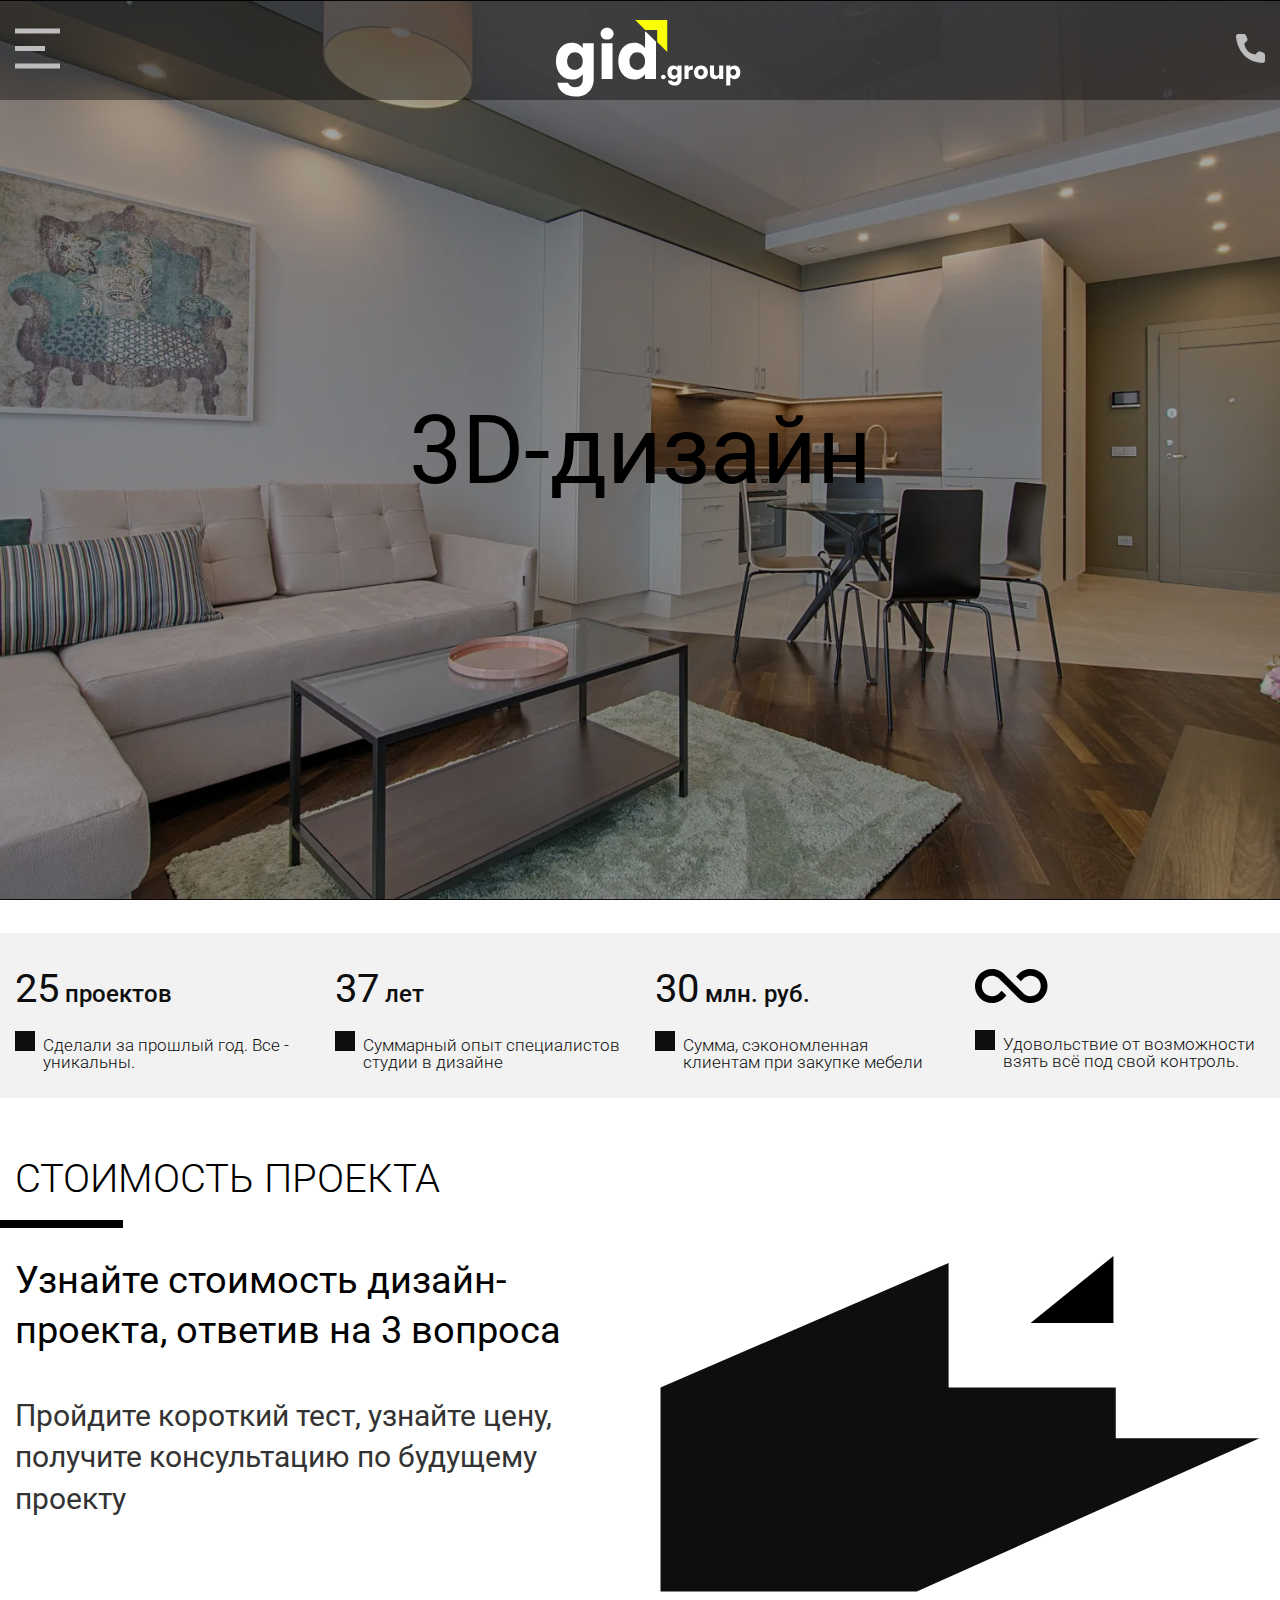
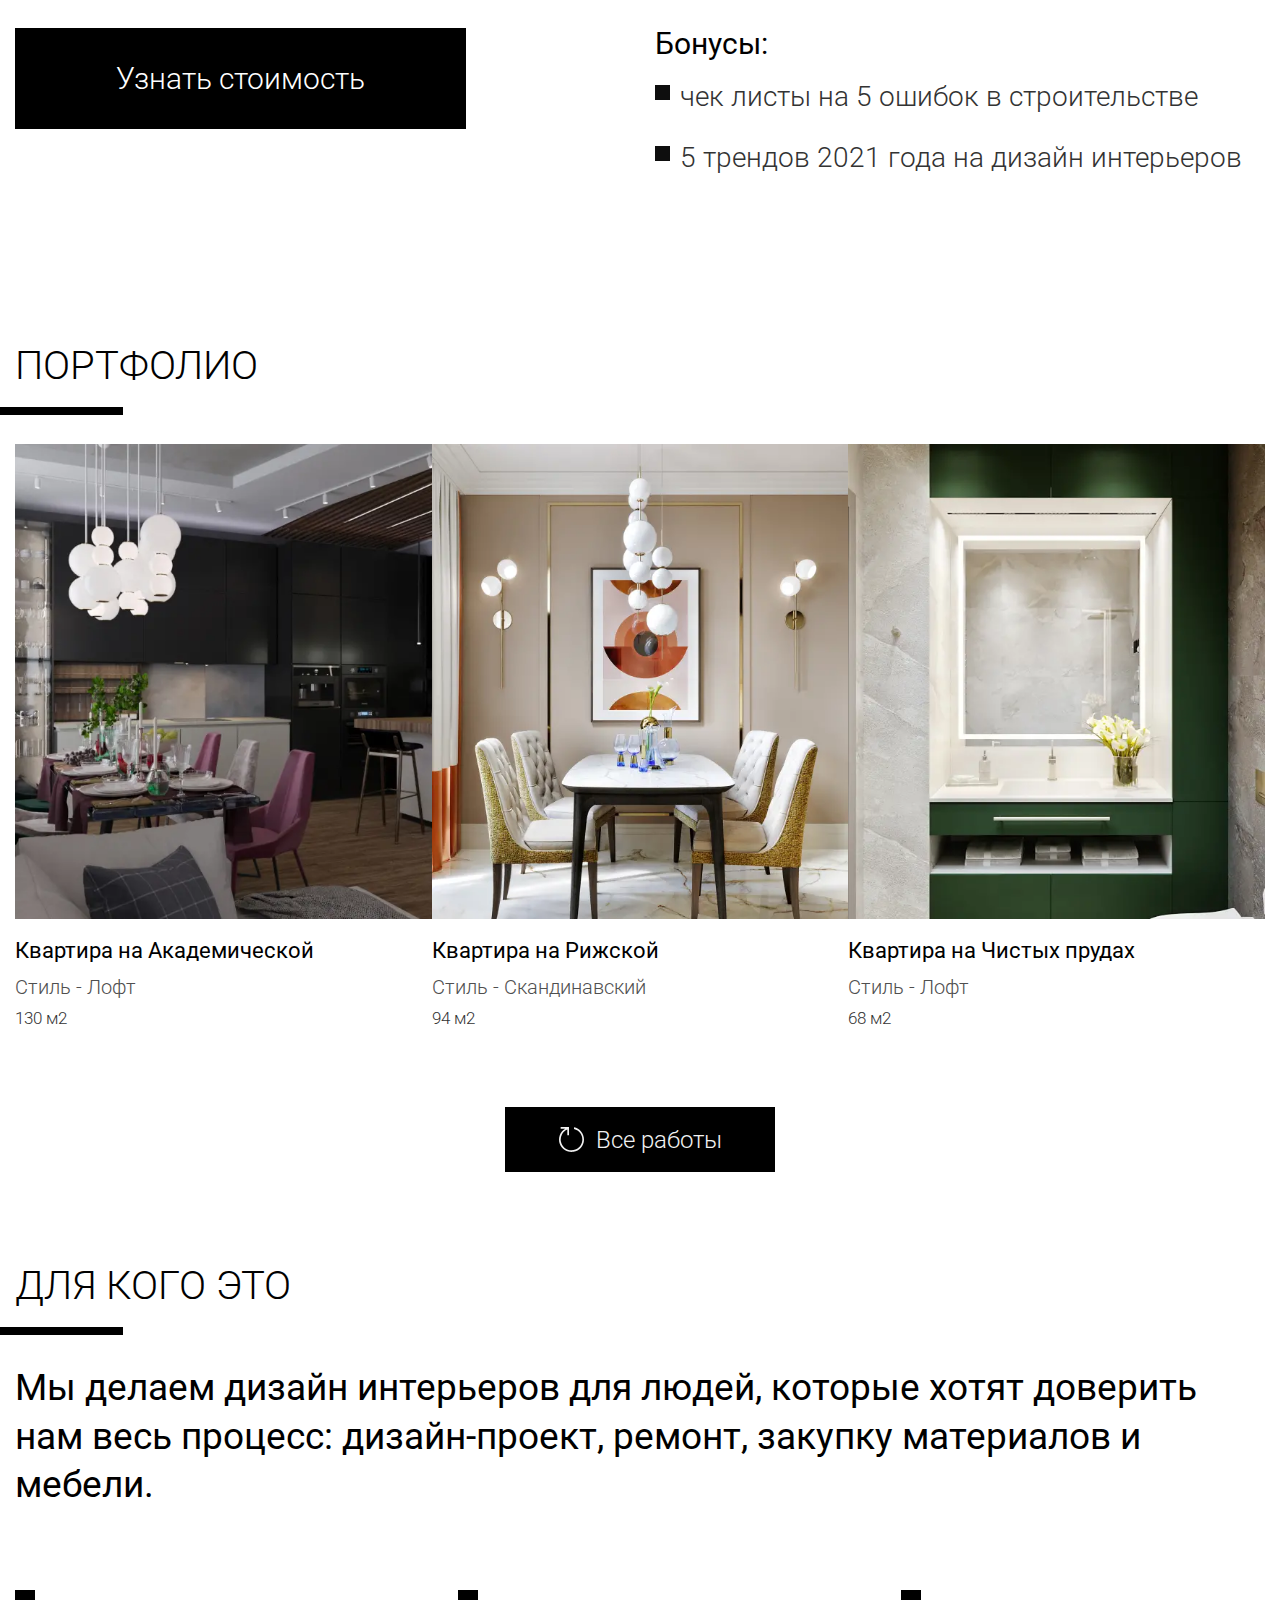
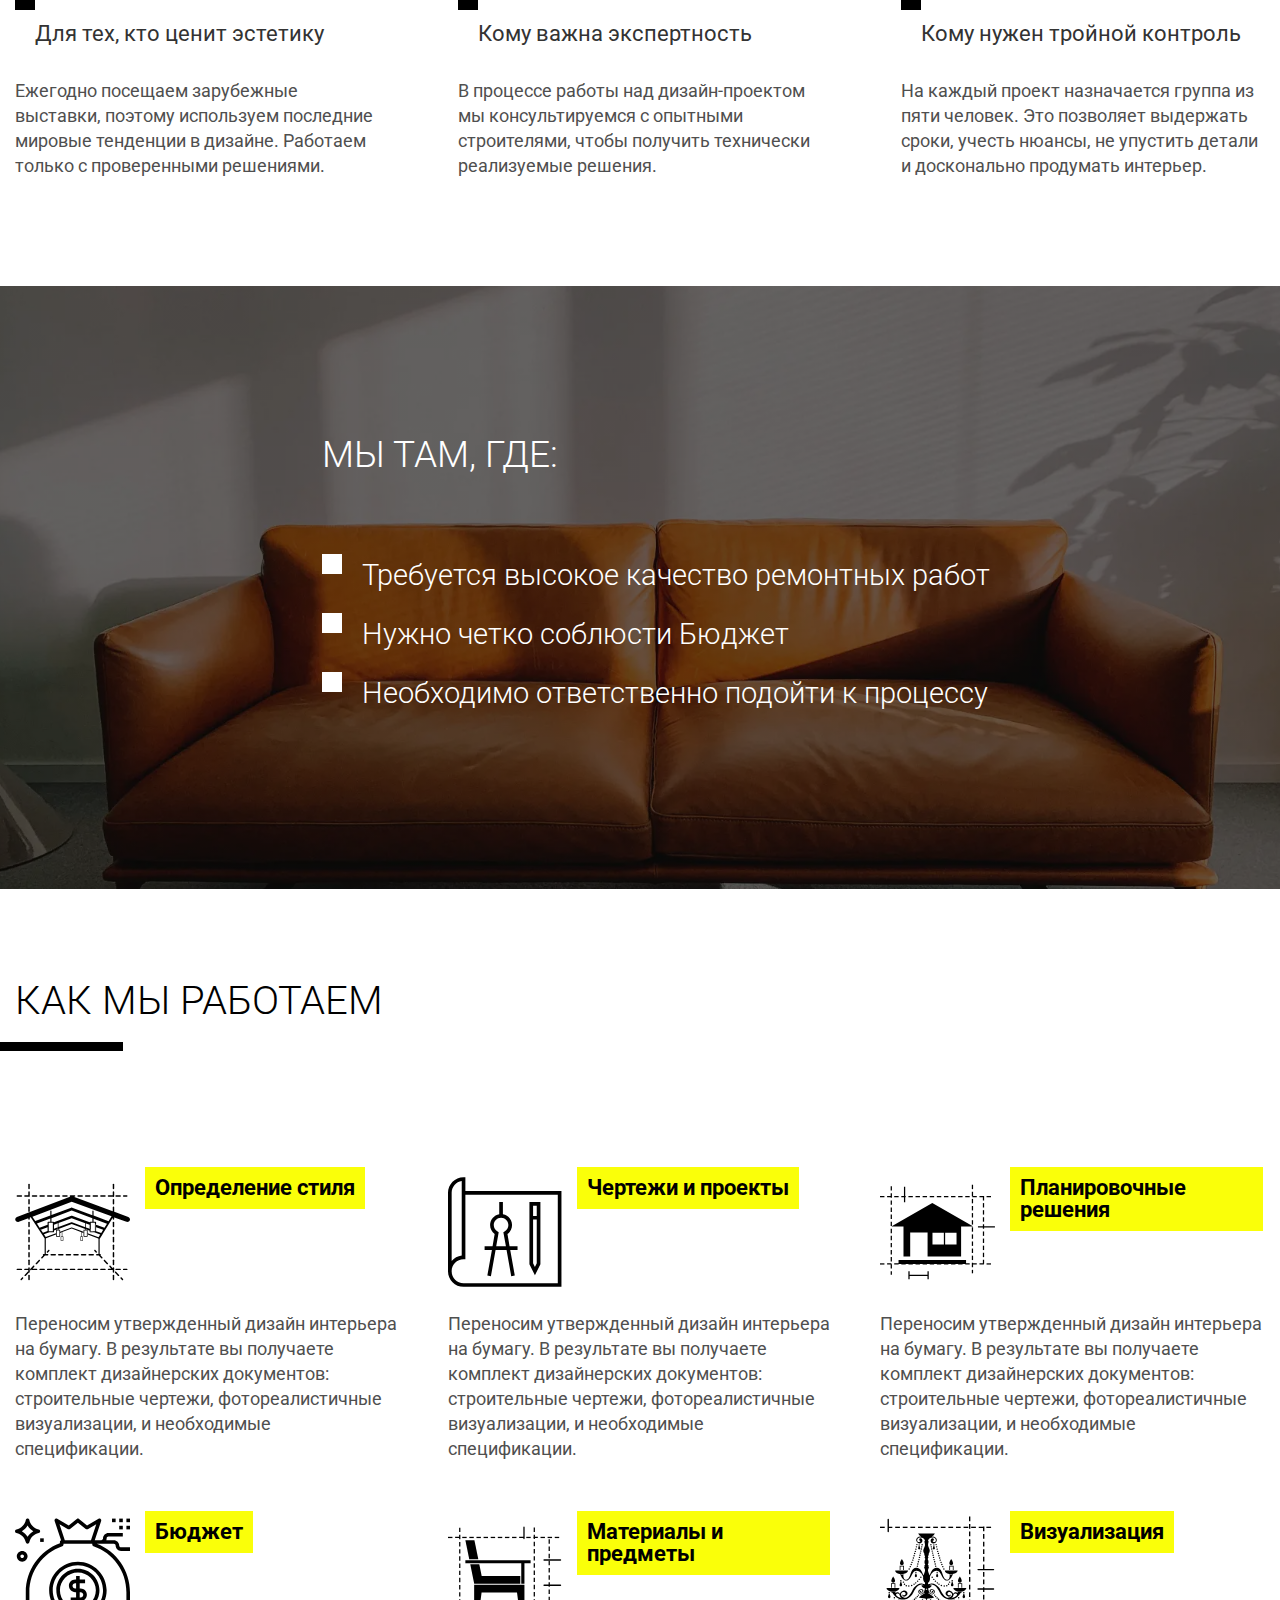
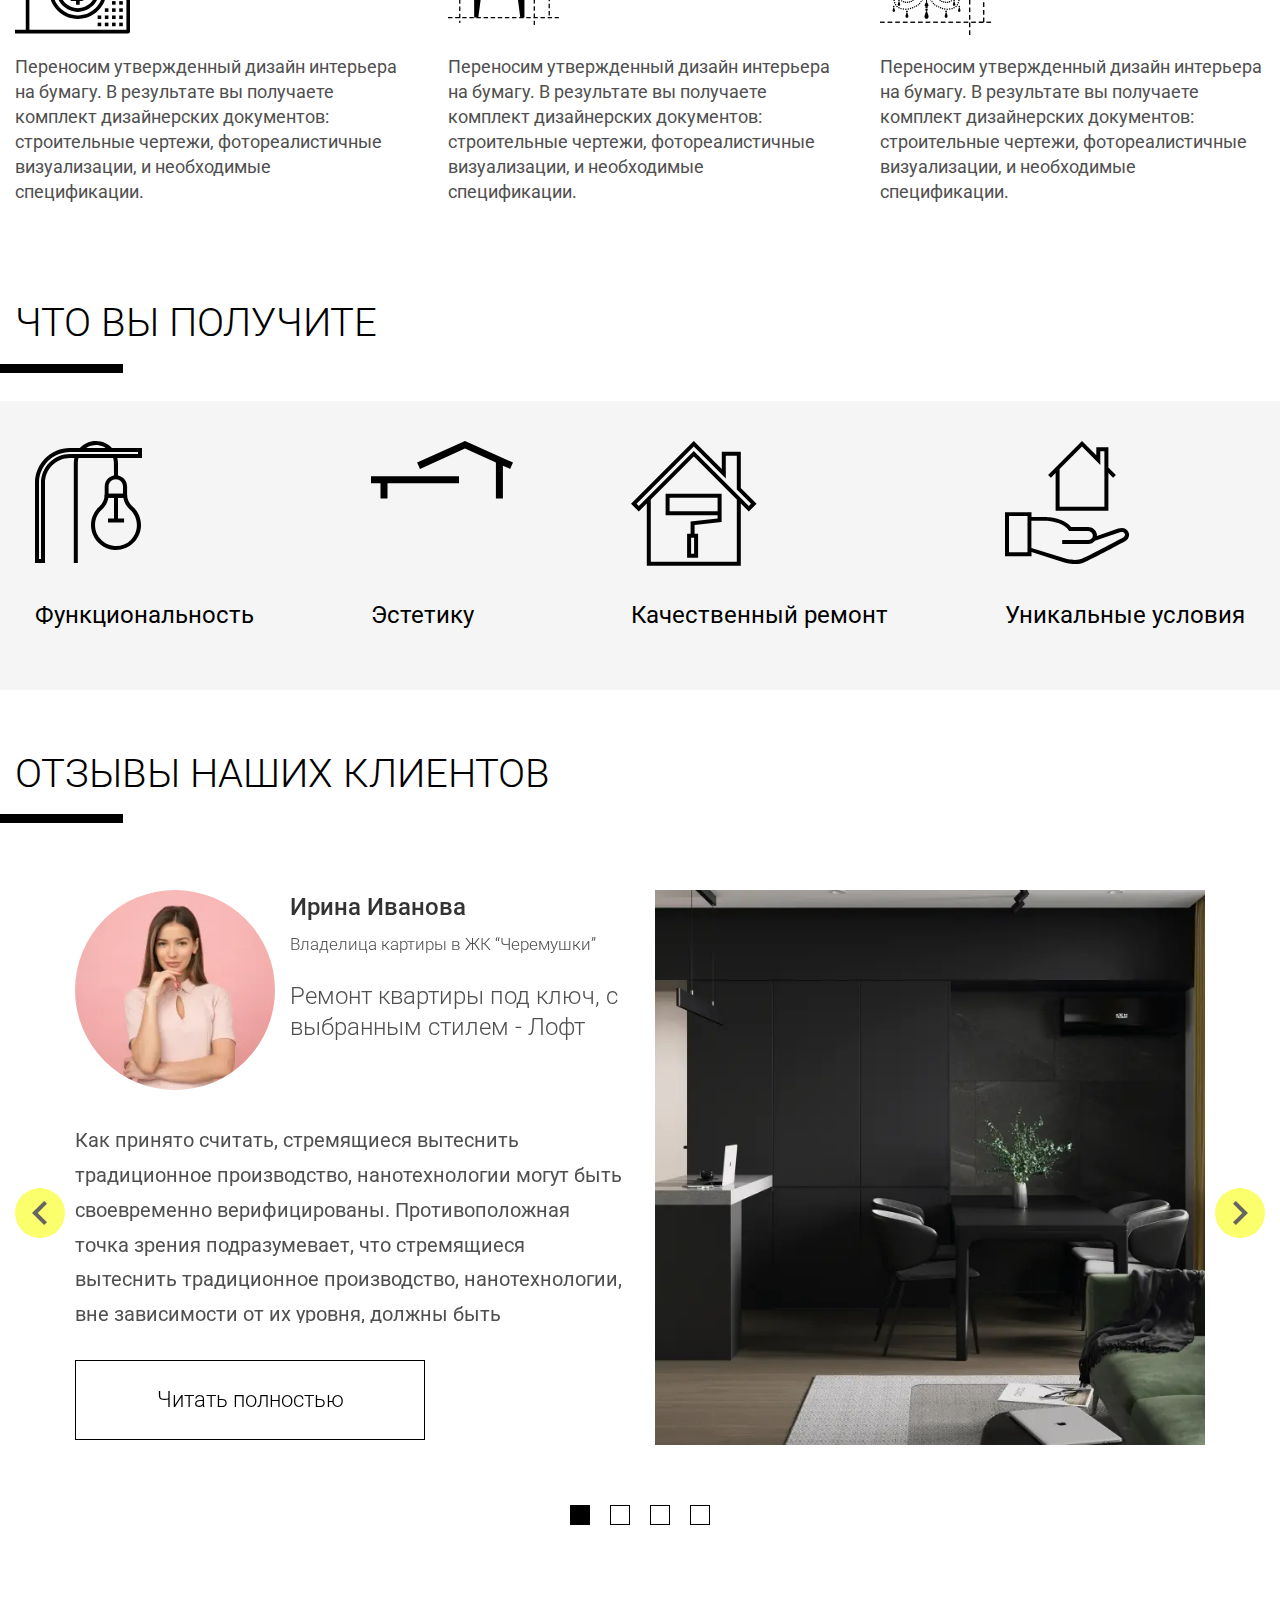
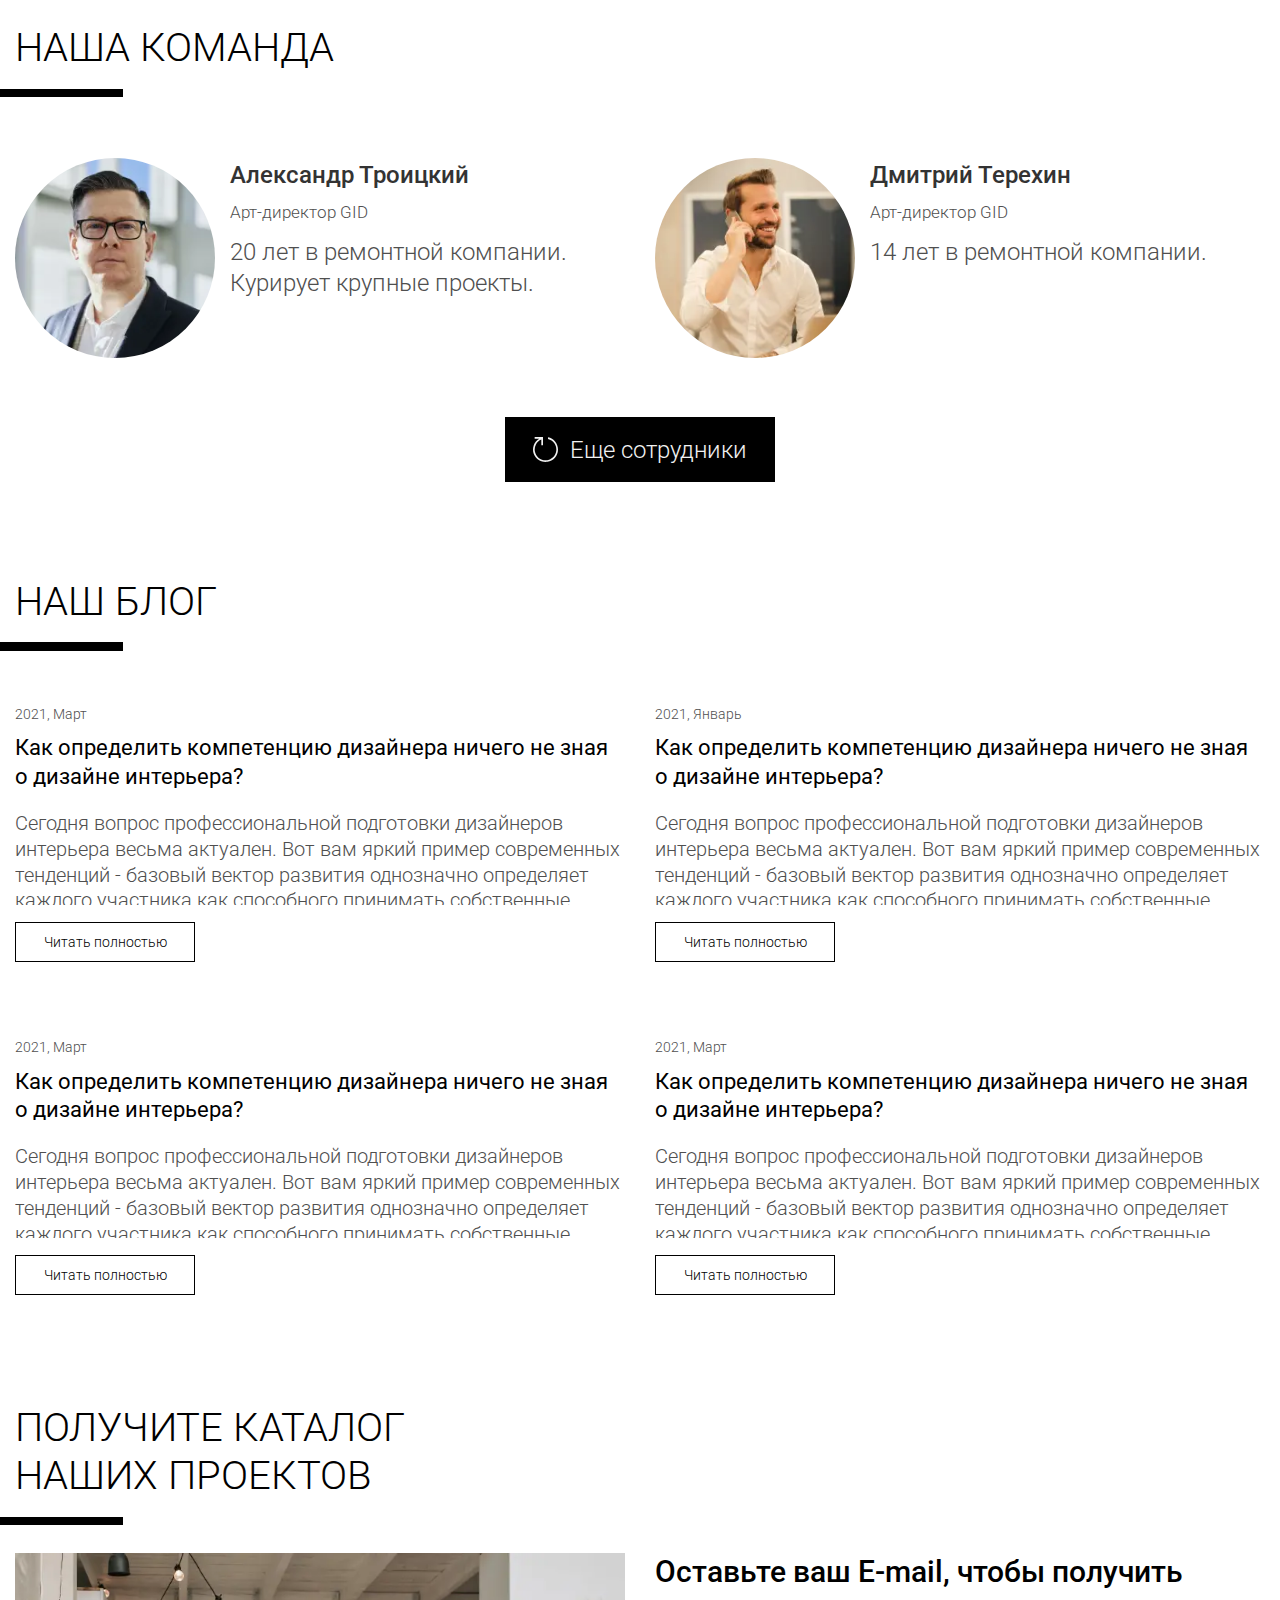
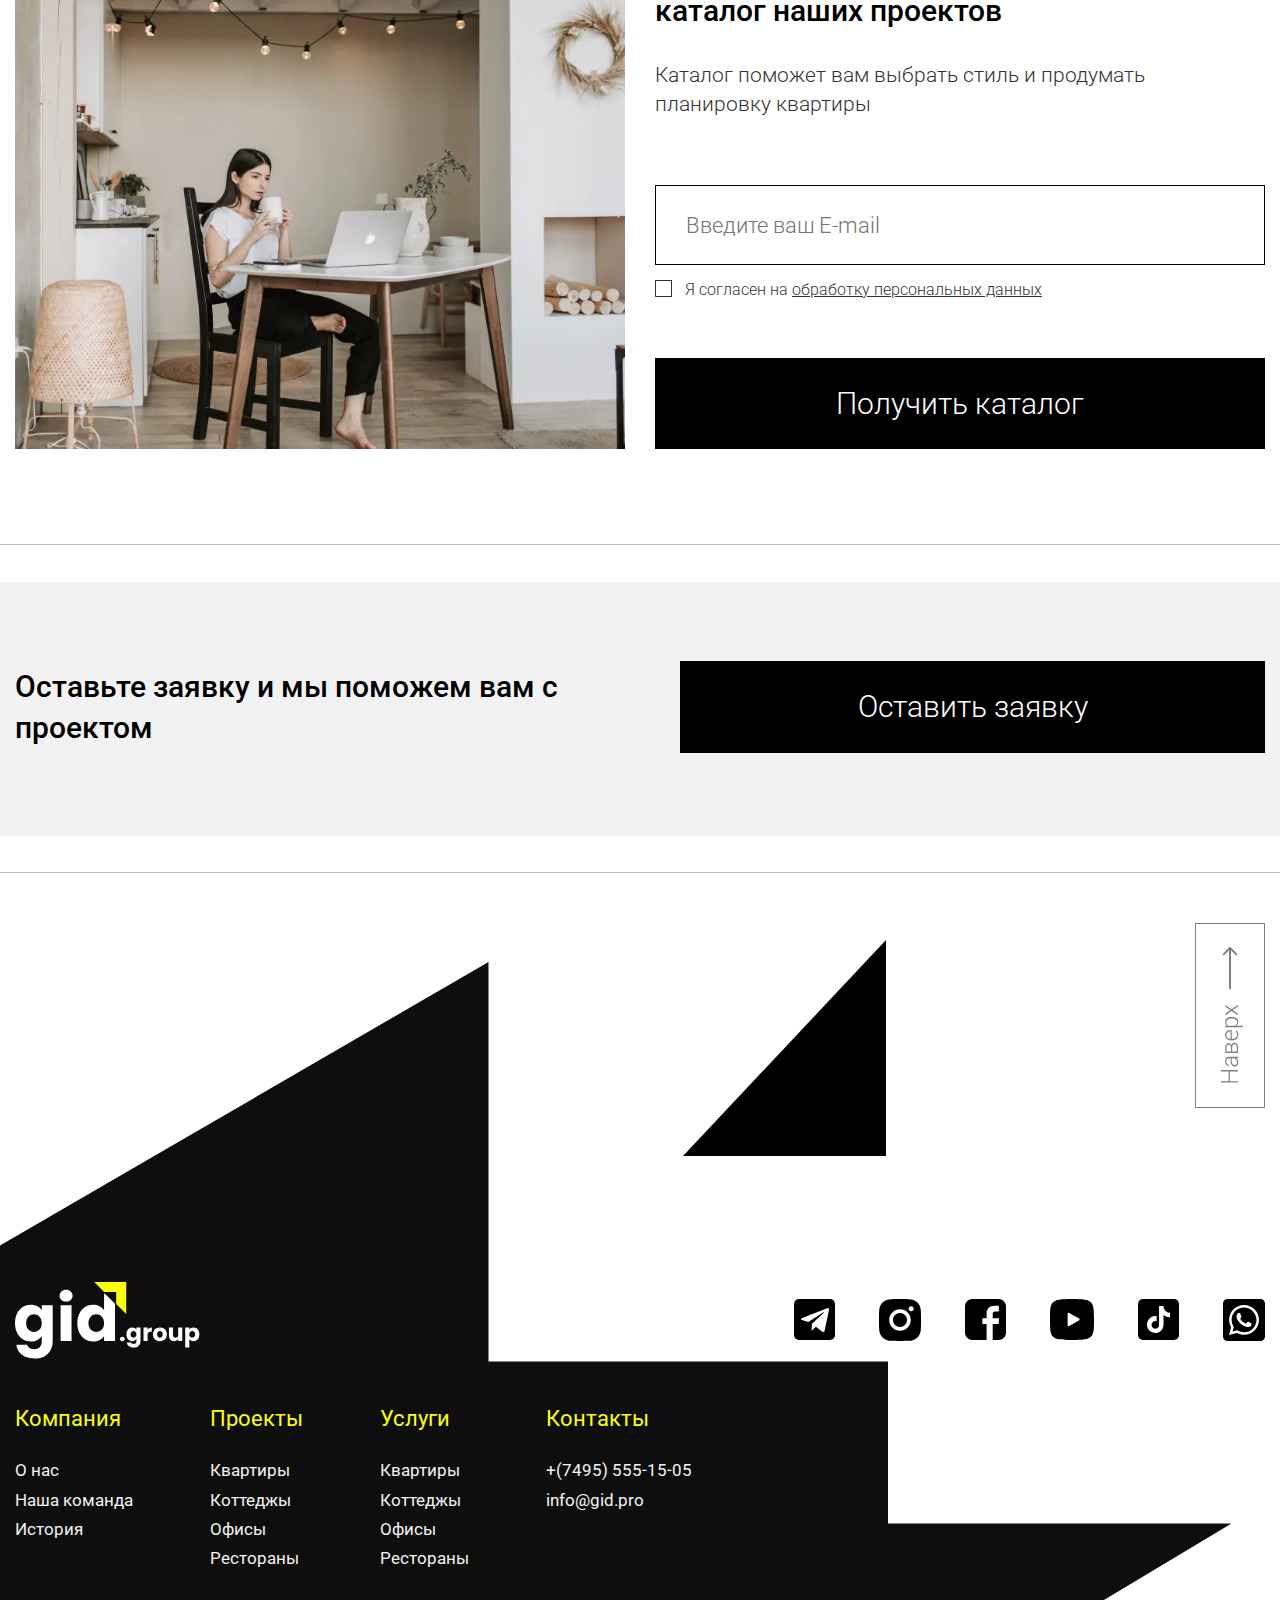
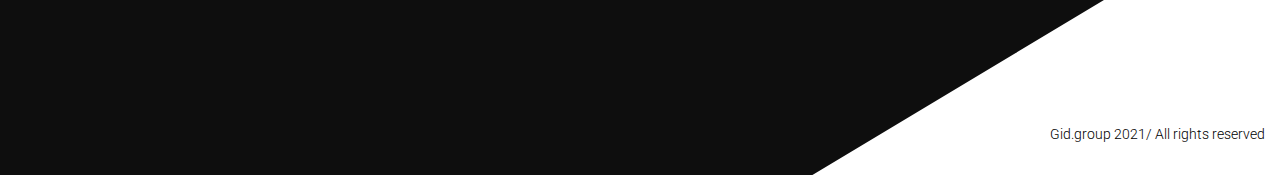
<file: design.html>
<!DOCTYPE html>
<html lang="ru">

<head>
	<title>Gid.Group</title>
	<meta charset="UTF-8">
	<meta name="format-detection" content="telephone=no">
	<!-- <style>body{opacity: 0;}</style> -->
	<link rel="stylesheet" href="css/style.min.css?_v=20231115104911">
	<link rel="shortcut icon" href="favicon.ico">
	<!-- <meta name="robots" content="noindex, nofollow"> -->
	<meta name="description" content="Gid Group">
	<meta name="author" content="Wlad199">
	<meta name="viewport" content="width=device-width, initial-scale=1.0">
</head>

<body>
	<div class="wrapper">
		<header class="header">
			<div class="header__container">
				<div class="header__menu menu">
					<div class="menu__icon">
						<div class="menu__icon_open">
							<svg xmlns="http://www.w3.org/2000/svg" width="36" height="32" viewBox="0 0 36 32" fill="none">
								<path d="M0 0H36V4H0V0ZM0 14H24V18H0V14ZM0 28H36V32H0V28Z" fill="#BDBDBD" />
							</svg>
						</div>
						<div class="menu__icon_close">
							<svg xmlns="http://www.w3.org/2000/svg" width="51" height="51" viewBox="0 0 51 51" fill="none">
								<rect x="14.1426" y="11.3135" width="36" height="4" transform="rotate(45 14.1426 11.3135)" fill="#C4C4C4" />
								<rect x="39.5981" y="14.1421" width="36" height="4" transform="rotate(135 39.5981 14.1421)" fill="#C4C4C4" />
							</svg>
						</div>
					</div>
					<a href="./index.html" class="menu__logo">
						<svg xmlns="http://www.w3.org/2000/svg" width="185" height="77" viewBox="0 0 185 77" fill="none">
							<path fill-rule="evenodd" clip-rule="evenodd" d="M22.336 24.3118C20.4587 23.2878 18.2613 22.7758 15.744 22.7758C12.8 22.7758 10.1333 23.5225 7.744 25.0158C5.35467 26.5092 3.456 28.6425 2.048 31.4158C0.682667 34.1892 0 37.4105 0 41.0798C0 44.7492 0.682667 47.9918 2.048 50.8078C3.456 53.5812 5.35467 55.7358 7.744 57.2718C10.1333 58.7652 12.8 59.5118 15.744 59.5118C18.2613 59.5118 20.4587 58.9998 22.336 57.9758C24.2133 56.9092 25.6853 55.5438 26.752 53.8798V58.9358C26.752 61.7945 26.0693 63.8638 24.704 65.1438C23.3813 66.4665 21.5893 67.1278 19.328 67.1278C17.4507 67.1278 15.872 66.7225 14.592 65.9118C13.312 65.1438 12.5013 64.0772 12.16 62.7118H1.344C1.81333 66.9785 3.69067 70.3492 6.976 72.8238C10.2613 75.3412 14.5493 76.5998 19.84 76.5998C23.808 76.5998 27.1147 75.8105 29.76 74.2318C32.448 72.6532 34.432 70.5198 35.712 67.8318C37.0347 65.1865 37.696 62.2212 37.696 58.9358V23.2878H26.752V28.3438C25.728 26.6798 24.256 25.3358 22.336 24.3118ZM24.448 34.6798C25.984 36.2585 26.752 38.4132 26.752 41.1438C26.752 43.8745 25.984 46.0292 24.448 47.6078C22.9547 49.1865 21.12 49.9758 18.944 49.9758C16.768 49.9758 14.912 49.1865 13.376 47.6078C11.8827 45.9865 11.136 43.8105 11.136 41.0798C11.136 38.3492 11.8827 36.2158 13.376 34.6798C14.912 33.1012 16.768 32.3118 18.944 32.3118C21.12 32.3118 22.9547 33.1012 24.448 34.6798ZM46.3815 17.9118C47.6188 19.0212 49.1975 19.5758 51.1175 19.5758C52.9948 19.5758 54.5308 19.0212 55.7255 17.9118C56.9628 16.7598 57.5815 15.3518 57.5815 13.6878C57.5815 11.9812 56.9628 10.5732 55.7255 9.46384C54.5308 8.31184 52.9948 7.73584 51.1175 7.73584C49.1975 7.73584 47.6188 8.31184 46.3815 9.46384C45.1868 10.5732 44.5895 11.9812 44.5895 13.6878C44.5895 15.3518 45.1868 16.7598 46.3815 17.9118ZM45.6135 58.9998H56.5575V23.2878H45.6135V58.9998ZM64.3605 31.4158C62.9952 34.1892 62.3125 37.4105 62.3125 41.0798C62.3125 44.7492 62.9952 47.9918 64.3605 50.8078C65.7685 53.5812 67.6672 55.7358 70.0565 57.2718C72.4458 58.7652 75.1125 59.5118 78.0565 59.5118C80.5738 59.5118 82.7712 58.9998 84.6485 57.9758C86.5685 56.9518 88.0405 55.5865 89.0645 53.8798V58.9998H100.008V21.7923L94.716 16.4998L89.856 11.6398H89.0645V28.2158C87.9552 26.5518 86.4192 25.2292 84.4565 24.2478C82.5365 23.2665 80.4032 22.7758 78.0565 22.7758C75.1125 22.7758 72.4458 23.5225 70.0565 25.0158C67.6672 26.5092 65.7685 28.6425 64.3605 31.4158ZM86.7605 34.6798C88.2965 36.2585 89.0645 38.4132 89.0645 41.1438C89.0645 43.8745 88.2965 46.0292 86.7605 47.6078C85.2672 49.1865 83.4325 49.9758 81.2565 49.9758C79.0805 49.9758 77.2245 49.1865 75.6885 47.6078C74.1952 45.9865 73.4485 43.8105 73.4485 41.0798C73.4485 38.3492 74.1952 36.2158 75.6885 34.6798C77.2245 33.1012 79.0805 32.3118 81.2565 32.3118C83.4325 32.3118 85.2672 33.1012 86.7605 34.6798ZM105.59 58.5678C106.054 58.9838 106.646 59.1918 107.366 59.1918C108.07 59.1918 108.646 58.9838 109.094 58.5678C109.558 58.1358 109.79 57.6078 109.79 56.9838C109.79 56.3438 109.558 55.8078 109.094 55.3758C108.646 54.9438 108.07 54.7278 107.366 54.7278C106.646 54.7278 106.054 54.9438 105.59 55.3758C105.142 55.8078 104.918 56.3438 104.918 56.9838C104.918 57.6078 105.142 58.1358 105.59 58.5678ZM119.779 45.9918C119.075 45.6078 118.251 45.4158 117.307 45.4158C116.203 45.4158 115.203 45.6958 114.307 46.2558C113.411 46.8158 112.699 47.6158 112.171 48.6558C111.659 49.6958 111.403 50.9038 111.403 52.2798C111.403 53.6558 111.659 54.8718 112.171 55.9278C112.699 56.9678 113.411 57.7758 114.307 58.3518C115.203 58.9118 116.203 59.1918 117.307 59.1918C118.251 59.1918 119.075 58.9998 119.779 58.6158C120.483 58.2158 121.035 57.7038 121.435 57.0798V58.9758C121.435 60.0478 121.179 60.8238 120.667 61.3038C120.171 61.7998 119.499 62.0478 118.651 62.0478C117.947 62.0478 117.355 61.8958 116.875 61.5918C116.395 61.3038 116.091 60.9038 115.963 60.3918H111.907C112.083 61.9918 112.787 63.2558 114.019 64.1838C115.251 65.1278 116.859 65.5998 118.843 65.5998C120.331 65.5998 121.571 65.3038 122.563 64.7118C123.571 64.1198 124.315 63.3198 124.795 62.3118C125.291 61.3198 125.539 60.2078 125.539 58.9758V45.6078H121.435V47.5038C121.051 46.8798 120.499 46.3758 119.779 45.9918ZM120.571 49.8798C121.147 50.4718 121.435 51.2798 121.435 52.3038C121.435 53.3278 121.147 54.1358 120.571 54.7278C120.011 55.3198 119.323 55.6158 118.507 55.6158C117.691 55.6158 116.995 55.3198 116.419 54.7278C115.859 54.1198 115.579 53.3038 115.579 52.2798C115.579 51.2558 115.859 50.4558 116.419 49.8798C116.995 49.2878 117.691 48.9918 118.507 48.9918C119.323 48.9918 120.011 49.2878 120.571 49.8798ZM134.413 46.1118C133.693 46.5278 133.092 47.1038 132.613 47.8398V45.6078H128.508V58.9998H132.613V52.7838C132.613 51.6798 132.868 50.9118 133.38 50.4798C133.893 50.0318 134.661 49.8078 135.684 49.8078H136.812V45.4638C135.932 45.4638 135.133 45.6798 134.413 46.1118ZM141.318 58.3518C142.374 58.9118 143.558 59.1918 144.87 59.1918C146.182 59.1918 147.366 58.9118 148.422 58.3518C149.494 57.7918 150.334 56.9918 150.942 55.9518C151.566 54.8958 151.878 53.6798 151.878 52.3038C151.878 50.9278 151.574 49.7198 150.966 48.6798C150.358 47.6238 149.526 46.8158 148.47 46.2558C147.414 45.6958 146.23 45.4158 144.918 45.4158C143.606 45.4158 142.422 45.6958 141.366 46.2558C140.31 46.8158 139.478 47.6238 138.87 48.6798C138.262 49.7198 137.958 50.9278 137.958 52.3038C137.958 53.6958 138.254 54.9118 138.846 55.9518C139.454 56.9918 140.278 57.7918 141.318 58.3518ZM146.862 54.7758C146.318 55.3518 145.654 55.6398 144.87 55.6398C144.086 55.6398 143.43 55.3518 142.902 54.7758C142.39 54.1998 142.134 53.3758 142.134 52.3038C142.134 51.2158 142.398 50.3918 142.926 49.8318C143.454 49.2558 144.118 48.9678 144.918 48.9678C145.702 48.9678 146.358 49.2558 146.886 49.8318C147.43 50.4078 147.702 51.2318 147.702 52.3038C147.702 53.3758 147.422 54.1998 146.862 54.7758ZM167.279 58.9998V45.6078H163.175V52.8798C163.175 53.7758 162.943 54.4718 162.479 54.9678C162.015 55.4638 161.383 55.7118 160.583 55.7118C159.799 55.7118 159.175 55.4638 158.711 54.9678C158.247 54.4718 158.015 53.7758 158.015 52.8798V45.6078H153.935V53.4318C153.935 54.5998 154.151 55.6158 154.583 56.4798C155.015 57.3438 155.623 58.0078 156.407 58.4718C157.191 58.9198 158.095 59.1438 159.119 59.1438C159.983 59.1438 160.767 58.9678 161.471 58.6158C162.191 58.2478 162.759 57.7678 163.175 57.1758V58.9998H167.279ZM175.987 45.9918C175.283 46.3758 174.731 46.8798 174.331 47.5038V45.6078H170.227V65.3838H174.331V57.1278C174.731 57.7358 175.283 58.2318 175.987 58.6158C176.707 58.9998 177.531 59.1918 178.459 59.1918C179.563 59.1918 180.563 58.9118 181.459 58.3518C182.355 57.7758 183.059 56.9678 183.571 55.9278C184.099 54.8718 184.363 53.6558 184.363 52.2798C184.363 50.9038 184.099 49.6958 183.571 48.6558C183.059 47.6158 182.355 46.8158 181.459 46.2558C180.563 45.6958 179.563 45.4158 178.459 45.4158C177.515 45.4158 176.691 45.6078 175.987 45.9918ZM179.323 49.8798C179.899 50.4558 180.187 51.2558 180.187 52.2798C180.187 53.3038 179.899 54.1198 179.323 54.7278C178.747 55.3198 178.051 55.6158 177.235 55.6158C176.419 55.6158 175.723 55.3198 175.147 54.7278C174.587 54.1358 174.307 53.3278 174.307 52.3038C174.307 51.2798 174.587 50.4718 175.147 49.8798C175.723 49.2878 176.419 48.9918 177.235 48.9918C178.067 48.9918 178.763 49.2878 179.323 49.8798Z" fill="white" />
							<path fill-rule="evenodd" clip-rule="evenodd" d="M111.217 32V0H79.2168L89.2168 10H101.209V21.992L111.217 32Z" fill="#FAFF09" />
						</svg>
					</a>
					<nav class="menu__body">
						<ul class="menu__list">
							<li><a href="./index.html" class="menu-link">Главная</a></li>
							<li><a href="./design.html" class="menu-link">3D-Дизайн</a></li>
							<li><a href="./repairs.html" class="menu-link">Ремонт</a></li>
							<li><a href="./project.html" class="menu-link">Строительство</a></li>
							<li><a href="./projects.html" class="menu-link">Проекты</a></li>
							<!--<li><a href="#" class="menu-link">Ландшафтный дизайн</a></li>-->
						</ul>
						<ul class="menu__social">
							<li><a class="social-link" href="#">
									<svg class="svg_m" xmlns="http://www.w3.org/2000/svg" width="41" height="41" viewBox="0 0 41 41" fill="none">
										<rect width="41" height="41" rx="5" fill="#BDBDBD" />
										<path d="M34.9202 11.1844L30.6948 31.5513C30.3757 32.9885 29.5446 33.3463 28.3635 32.6696L21.9248 27.8203L18.8185 30.8746C18.4745 31.2263 18.1874 31.5196 17.5244 31.5196L17.9874 24.8182L29.9197 13.7981C30.4387 13.3258 29.8067 13.0631 29.1136 13.5364L14.362 23.0304L8.01134 20.9983C6.6302 20.5578 6.6052 19.5867 8.29938 18.909L33.139 9.12773C34.2891 8.68717 35.2952 9.38941 34.9202 11.1854V11.1844Z" fill="#333333" />
									</svg></a></li>
							<li><a class="social-link" href="#">
									<svg xmlns="http://www.w3.org/2000/svg" width="42" height="42" viewBox="0 0 42 42" fill="none">
										<path d="M20.9944 13.997C17.1383 13.997 13.9915 17.1439 13.9915 21C13.9915 24.8561 17.1383 28.003 20.9944 28.003C24.8504 28.003 27.9972 24.8561 27.9972 21C27.9972 17.1439 24.8504 13.997 20.9944 13.997ZM41.9977 21C41.9977 18.1 42.0239 15.2263 41.8611 12.3316C41.6982 8.96937 40.9312 5.98536 38.4726 3.52669C36.0087 1.06278 33.03 0.301015 29.6678 0.138155C26.7679 -0.0247052 23.8943 0.00156264 20.9996 0.00156264C18.0997 0.00156264 15.2261 -0.0247052 12.3314 0.138155C8.9692 0.301015 5.98524 1.06803 3.52663 3.52669C1.06276 5.99061 0.301009 8.96937 0.138152 12.3316C-0.0247047 15.2316 0.00156261 18.1053 0.00156261 21C0.00156261 23.8947 -0.0247047 26.7737 0.138152 29.6684C0.301009 33.0306 1.06801 36.0146 3.52663 38.4733C5.9905 40.9372 8.9692 41.699 12.3314 41.8618C15.2313 42.0247 18.105 41.9984 20.9996 41.9984C23.8995 41.9984 26.7732 42.0247 29.6678 41.8618C33.03 41.699 36.014 40.932 38.4726 38.4733C40.9365 36.0094 41.6982 33.0306 41.8611 29.6684C42.0292 26.7737 41.9977 23.9 41.9977 21ZM20.9944 31.775C15.0317 31.775 10.2195 26.9628 10.2195 21C10.2195 15.0372 15.0317 10.225 20.9944 10.225C26.957 10.225 31.7692 15.0372 31.7692 21C31.7692 26.9628 26.957 31.775 20.9944 31.775ZM32.2105 12.3001C30.8183 12.3001 29.6941 11.1759 29.6941 9.78367C29.6941 8.39148 30.8183 7.26722 32.2105 7.26722C33.6026 7.26722 34.7269 8.39148 34.7269 9.78367C34.7273 10.1143 34.6625 10.4417 34.5362 10.7472C34.4099 11.0527 34.2245 11.3302 33.9908 11.564C33.757 11.7978 33.4794 11.9831 33.174 12.1094C32.8685 12.2357 32.541 12.3005 32.2105 12.3001Z" fill="#BDBDBD" />
									</svg>
								</a></li>
							<li><a class="social-link" href="#">
									<svg xmlns="http://www.w3.org/2000/svg" width="41" height="41" viewBox="0 0 41 41" fill="none">
										<path d="M7.48635 0C3.33924 0 0 3.33924 0 7.48634V33.5136C0 37.6607 3.33924 41 7.48635 41H21.5929V24.9715H17.3546V19.2008H21.5929V14.2706C21.5929 10.3971 24.0972 6.84059 29.866 6.84059C32.2016 6.84059 33.9288 7.06482 33.9288 7.06482L33.793 12.4538C33.793 12.4538 32.0315 12.4371 30.1094 12.4371C28.0291 12.4371 27.6955 13.3956 27.6955 14.9868V19.2008H33.9583L33.6854 24.9716H27.6955V41H33.5136C37.6608 41 41 37.6608 41 33.5137V7.48638C41 3.33928 37.6608 4.09999e-05 33.5136 4.09999e-05H7.48631L7.48635 0Z" fill="#BDBDBD" />
									</svg>
								</a></li>
							<li><a class="social-link" href="#">
									<svg xmlns="http://www.w3.org/2000/svg" width="44" height="41" viewBox="0 0 44 41" fill="none">
										<path d="M22 0C0.3784 0 0 2.32688 0 20.5C0 38.6731 0.3784 41 22 41C43.6216 41 44 38.6731 44 20.5C44 2.32688 43.6216 0 22 0ZM29.051 21.3892L19.173 26.9695C18.3084 27.454 17.6 26.9109 17.6 25.7555V15.2445C17.6 14.0918 18.3084 13.546 19.173 14.0305L29.051 19.6108C29.9156 20.1006 29.9156 20.8993 29.051 21.3892Z" fill="#BDBDBD" />
									</svg>
								</a></li>
							<li><a class="social-link" href="#">
									<svg class="svg_m" xmlns="http://www.w3.org/2000/svg" width="41" height="41" viewBox="0 0 41 41" fill="none">
										<rect width="41" height="41" rx="5" fill="#BDBDBD" />
										<path d="M21.0811 7.02278C22.5248 7 23.9602 7.0135 25.3939 7C25.4808 8.72219 26.088 10.4764 27.324 11.694C28.5575 12.942 30.3024 13.5133 32 13.7065V18.2368C30.4091 18.1837 28.8107 17.8461 27.367 17.1475C26.7383 16.8572 26.1525 16.4834 25.5792 16.1012C25.5718 19.3886 25.5925 22.6718 25.5585 25.9457C25.4725 27.5186 24.9637 29.0838 24.0669 30.3799C22.624 32.5375 20.1198 33.9441 17.5476 33.9879C15.97 34.0799 14.3939 33.6411 13.0495 32.8328C10.8216 31.4928 9.25382 29.0399 9.02548 26.4073C8.99672 25.8497 8.9923 25.2911 9.01225 24.7332C9.2108 22.5925 10.2491 20.5446 11.8607 19.1515C13.6874 17.5289 16.2463 16.756 18.6422 17.2133C18.6645 18.8798 18.5992 20.5446 18.5992 22.2111C17.5046 21.8499 16.2256 21.9512 15.2692 22.6288C14.5695 23.0989 14.0407 23.7906 13.7643 24.5973C13.536 25.1677 13.6014 25.8014 13.6146 26.4073C13.8769 28.2535 15.6175 29.8052 17.4757 29.6373C18.7075 29.6238 19.8881 28.8948 20.5301 27.8274C20.7378 27.4536 20.9702 27.0714 20.9827 26.6317C21.091 24.6193 21.048 22.6153 21.0613 20.6028C21.0704 16.0674 21.048 11.5447 21.0819 7.02363L21.0811 7.02278Z" fill="#333333" />
									</svg>
								</a></li>
							<li><a class="social-link" href="#">
									<svg xmlns="http://www.w3.org/2000/svg" width="42" height="42" viewBox="0 0 42 42" fill="none">
										<path d="M21 8.5125C14.1844 8.5125 8.64375 14.0531 8.63437 20.8688C8.63437 23.2031 9.29063 25.4813 10.5281 27.4406L10.8188 27.9094L9.57187 32.4656L14.25 31.2375L14.7 31.5094C16.5938 32.6344 18.7687 33.2344 20.9906 33.2344H21C27.8062 33.2344 33.4969 27.6937 33.4969 20.8781C33.4969 17.5781 32.0719 14.475 29.7375 12.1406C27.3938 9.79688 24.3 8.5125 21 8.5125ZM28.2656 26.175C27.9562 27.0469 26.475 27.8344 25.7625 27.9375C24.5812 28.1156 23.6625 28.0219 21.3094 27.0094C17.5875 25.3969 15.15 21.6469 14.9625 21.4031C14.775 21.1594 13.4437 19.3875 13.4437 17.5594C13.4437 15.7313 14.4 14.8312 14.7469 14.4562C15.0844 14.0812 15.4875 13.9875 15.7406 13.9875C15.9844 13.9875 16.2375 13.9875 16.4531 13.9969C16.6781 14.0063 16.9875 13.9125 17.2875 14.6344C17.5969 15.375 18.3375 17.2031 18.4313 17.3906C18.525 17.5781 18.5906 17.7937 18.4594 18.0375C17.7469 19.4625 16.9875 19.4062 17.3719 20.0625C18.8062 22.5281 20.2406 23.3813 22.425 24.4781C22.8 24.6656 23.0156 24.6375 23.2313 24.3844C23.4469 24.1406 24.1594 23.2969 24.4031 22.9313C24.6469 22.5563 24.9 22.6219 25.2375 22.7438C25.575 22.8656 27.4031 23.7656 27.7781 23.9531C28.1531 24.1406 28.3969 24.2344 28.4906 24.3844C28.575 24.5625 28.575 25.3125 28.2656 26.175ZM37.5 0H4.5C2.01562 0 0 2.01562 0 4.5V37.5C0 39.9844 2.01562 42 4.5 42H37.5C39.9844 42 42 39.9844 42 37.5V4.5C42 2.01562 39.9844 0 37.5 0ZM20.9906 35.7375C18.4969 35.7375 16.05 35.1094 13.8844 33.9281L6 36L8.10938 28.2937C6.80625 26.0437 6.12188 23.4844 6.12188 20.8594C6.13125 12.6656 12.7969 6 20.9906 6C24.9656 6 28.6969 7.54688 31.5094 10.3594C34.3125 13.1719 36 16.9031 36 20.8781C36 29.0719 29.1844 35.7375 20.9906 35.7375Z" fill="#BDBDBD" />
									</svg>
								</a></li>
						</ul>
					</nav>
					<a href="#" data-popup="#callback" class="menu__call">
						<svg xmlns="http://www.w3.org/2000/svg" width="29" height="29" viewBox="0 0 29 29" fill="none">
							<path d="M19.3346 20.6101L21.8317 18.1119C22.1681 17.7796 22.5936 17.5521 23.0567 17.4571C23.5198 17.3621 24.0005 17.4036 24.4404 17.5766L27.4839 18.7922C27.9284 18.9728 28.3097 19.2809 28.5795 19.6779C28.8493 20.0748 28.9956 20.5428 29 21.0228V26.5991C28.9974 26.9256 28.9288 27.2482 28.7983 27.5475C28.6678 27.8468 28.4781 28.1166 28.2406 28.3406C28.0031 28.5646 27.7228 28.7383 27.4165 28.8511C27.1102 28.9638 26.7842 29.0134 26.4582 28.9969C5.13184 27.6697 0.82866 9.60246 0.0148465 2.68783C-0.0229313 2.34827 0.0115853 2.00456 0.116125 1.67931C0.220665 1.35405 0.39286 1.05463 0.62138 0.800733C0.8499 0.546836 1.12957 0.344221 1.44198 0.206217C1.7544 0.0682136 2.09248 -0.00205115 2.43399 4.55797e-05H7.81854C8.29904 0.00146842 8.76812 0.146666 9.16545 0.416964C9.56279 0.687261 9.87021 1.0703 10.0482 1.5168L11.2633 4.56147C11.442 4.99985 11.4875 5.48116 11.3944 5.9453C11.3012 6.40944 11.0734 6.83582 10.7394 7.17119L8.24217 9.66938C8.24217 9.66938 9.68028 19.4056 19.3346 20.6101Z" fill="#BDBDBD" />
						</svg>
					</a>
				</div>
			</div>
		</header>

		<main id="design" class="page">
			<section class="main-screen">
				<div class="main-screen__container">
					<div class="main-screen__body">
						<h2 class="main-screen__title">3D-дизайн</h2>
					</div>
				</div>
				<div data-change class="main-screen-bg">
					<picture><source srcset="img/design/main01.webp" type="image/webp"><img src="img/design/main01.jpg" alt="image"></picture>
					<picture><source srcset="img/design/main02.webp" type="image/webp"><img src="img/design/main02.jpg" alt="image"></picture>
				</div>
			</section>
			<div class="time">
				<div class="time__container">
					<div class="time__body">
						<div class="time__column">
							<div class="time__title"><span>25</span> проектов</div>
							<div class="time__sub-title"></div>
							<div class="time__text">Сделали за прошлый год. Все - уникальны.</div>
						</div>
						<div class="time__column">
							<div class="time__title"><span>37</span> лет</div>
							<div class="time__sub-title"></div>
							<div class="time__text">Суммарный опыт специалистов студии в дизайне</div>
						</div>
						<div class="time__column">
							<div class="time__title"><span>30</span> млн. руб.</div>
							<div class="time__sub-title"></div>
							<div class="time__text">Сумма, сэкономленная клиентам при закупке мебели</div>
						</div>
						<div class="time__column">
							<div class="time__title">
								<svg xmlns="http://www.w3.org/2000/svg" width="73" height="34" viewBox="0 0 73 34" fill="none">
									<path d="M24.2116 9.7886L31.2938 16.8708L31.3176 16.8504L36.2544 21.7872L36.2748 21.8076L43.4896 29.0224C45.8673 31.3994 48.8964 33.0181 52.194 33.6737C55.4915 34.3293 58.9094 33.9923 62.0155 32.7055C65.1216 31.4187 67.7763 29.2398 69.6441 26.4442C71.5119 23.6487 72.5088 20.3621 72.5088 17C72.5088 13.6379 71.5119 10.3513 69.6441 7.55578C67.7763 4.76024 65.1216 2.5813 62.0155 1.29448C58.9094 0.00766201 55.4915 -0.329255 52.194 0.32633C48.8964 0.981915 45.8673 2.60056 43.4896 4.9776L41.062 7.40521L45.873 12.2128L48.2972 9.7886C49.7236 8.3618 51.541 7.39004 53.5197 6.99622C55.4984 6.6024 57.5495 6.80421 59.4134 7.57614C61.2774 8.34806 62.8706 9.65542 63.9916 11.3329C65.1125 13.0103 65.7108 14.9825 65.7108 17C65.7108 19.0175 65.1125 20.9897 63.9916 22.6671C62.8706 24.3446 61.2774 25.6519 59.4134 26.4239C57.5495 27.1958 55.4984 27.3976 53.5197 27.0038C51.541 26.61 49.7236 25.6382 48.2972 24.2114L41.2524 17.1666L41.2286 17.187L29.0226 4.98101C26.6453 2.603 23.6162 0.983398 20.3184 0.327034C17.0206 -0.329331 13.6022 0.00702536 10.4956 1.29356C7.38892 2.5801 4.73358 4.75903 2.86537 7.55478C0.997162 10.3505 0 13.6375 0 17C0 20.3625 0.997162 23.6495 2.86537 26.4452C4.73358 29.241 7.38892 31.4199 10.4956 32.7064C13.6022 33.993 17.0206 34.3293 20.3184 33.673C23.6162 33.0166 26.6453 31.397 29.0226 29.019L31.4468 26.5948L26.6392 21.7872L24.2116 24.2114C22.7852 25.6382 20.9678 26.61 18.9891 27.0038C17.0104 27.3976 14.9594 27.1958 13.0954 26.4239C11.2314 25.6519 9.6382 24.3446 8.51727 22.6671C7.39635 20.9897 6.79805 19.0175 6.79805 17C6.79805 14.9825 7.39635 13.0103 8.51727 11.3329C9.6382 9.65542 11.2314 8.34806 13.0954 7.57614C14.9594 6.80421 17.0104 6.6024 18.9891 6.99622C20.9678 7.39004 22.7852 8.3618 24.2116 9.7886V9.7886Z" fill="black" />
								</svg>
							</div>
							<div class="time__sub-title"></div>
							<div class="time__text">Удовольствие от возможности взять всё под свой контроль.</div>
						</div>
					</div>
				</div>
			</div>
			<section class="cost">
				<div class="cost__container">
					<h3 class="cost__title headline">СТОИМОСТЬ ПРОЕКТА</h3>
					<div class="cost__body">
						<div class="cost__question question-cost">
							<div class="question-cost__sub-title">Узнайте стоимость дизайн-проекта, ответив на 3 вопроса</div>
							<div class="question-cost__text">Пройдите короткий тест, узнайте цену, получите консультацию по будущему проекту</div>
							<a data-da=".bonus-cost,600" href="#" data-popup="#question-1" class="question-cost__button button-black">Узнать стоимость</a>
						</div>
						<div class="cost__bonus bonus-cost">
							<div class="bonus-cost__image">
								<svg width="607" height="340" viewBox="0 0 607 340" fill="none" xmlns="http://www.w3.org/2000/svg">
									<path d="M375 68L459 0V68H375Z" fill="black" />
									<path d="M0 133.338L291.945 7V133.338H461.345V184.568H607L259.719 340H0V133.338Z" fill="#0E0E0E" />
								</svg>
							</div>
							<div class="bonus-cost__content">
								<div class="bonus-cost__label">Бонусы:</div>
								<div class="bonus-cost__text">чек листы на 5 ошибок в строительстве</div>
								<div class="bonus-cost__text">5 трендов 2021 года на дизайн интерьеров</div>
							</div>
						</div>
					</div>
				</div>
			</section>
			<section class="our-projects">
				<div class="our-projects__container">
					<h3 class="our-projects__title headline">ПОРТФОЛИО</h3>
					<div class="our-projects__box" data-showmore="items">
						<div class="our-projects__body" data-showmore-content="1">
							<div class="our-projects__element">
								<div class="our-projects__item item-project">
									<div class="item-project__image">
										<picture><source srcset="img/projects/01.webp" type="image/webp"><img src="img/projects/01.jpg" alt="image"></picture>
										<a href="./project.html" class="item-project__button">Смотреть проект</a>
									</div>
									<div class="item-project__description">
										<div class="item-project__sub-title">Квартира на Академической</div>
										<div class="item-project__param">
											<div class="item-project__style">Стиль - Лофт</div>
											<div class="item-project__space">130 м2</div>
										</div>
									</div>
								</div>
								<div class="our-projects__item item-project">
									<div class="item-project__image">
										<picture><source srcset="img/projects/02.webp" type="image/webp"><img src="img/projects/02.jpg" alt="image"></picture>
										<a href="./project.html" class="item-project__button">Смотреть проект</a>
									</div>
									<div class="item-project__description">
										<div class="item-project__sub-title">Квартира на Рижской</div>
										<div class="item-project__param">
											<div class="item-project__style">Стиль - Скандинавский</div>
											<div class="item-project__space">94 м2</div>
										</div>
									</div>
								</div>
								<div class="our-projects__item item-project">
									<div class="item-project__image">
										<picture><source srcset="img/projects/03.webp" type="image/webp"><img src="img/projects/03.jpg" alt="image"></picture>
										<a href="./project.html" class="item-project__button">Смотреть проект</a>
									</div>
									<div class="item-project__description">
										<div class="item-project__sub-title">Квартира на Чистых прудах</div>
										<div class="item-project__param">
											<div class="item-project__style">Стиль - Лофт</div>
											<div class="item-project__space">68 м2</div>
										</div>
									</div>
								</div>
							</div>
							<div class="our-projects__element">
								<div class="our-projects__item item-project">
									<div class="item-project__image">
										<picture><source srcset="img/projects/01.webp" type="image/webp"><img src="img/projects/01.jpg" alt="image"></picture>
										<a href="./project.html" class="item-project__button">Смотреть проект</a>
									</div>
									<div class="item-project__description">
										<div class="item-project__sub-title">Квартира на Академической</div>
										<div class="item-project__param">
											<div class="item-project__style">Стиль - Лофт</div>
											<div class="item-project__space">130 м2</div>
										</div>
									</div>
								</div>
								<div class="our-projects__item item-project">
									<div class="item-project__image">
										<picture><source srcset="img/projects/02.webp" type="image/webp"><img src="img/projects/02.jpg" alt="image"></picture>
										<a href="./project.html" class="item-project__button">Смотреть проект</a>
									</div>
									<div class="item-project__description">
										<div class="item-project__sub-title">Квартира на Рижской</div>
										<div class="item-project__param">
											<div class="item-project__style">Стиль - Скандинавский</div>
											<div class="item-project__space">94 м2</div>
										</div>
									</div>
								</div>
								<div class="our-projects__item item-project">
									<div class="item-project__image">
										<picture><source srcset="img/projects/03.webp" type="image/webp"><img src="img/projects/03.jpg" alt="image"></picture>
										<a href="./project.html" class="item-project__button">Смотреть проект</a>
									</div>
									<div class="item-project__description">
										<div class="item-project__sub-title">Квартира на Чистых прудах</div>
										<div class="item-project__param">
											<div class="item-project__style">Стиль - Лофт</div>
											<div class="item-project__space">68 м2</div>
										</div>
									</div>
								</div>
							</div>
							<div class="our-projects__element">
								<div class="our-projects__item item-project">
									<div class="item-project__image">
										<picture><source srcset="img/projects/01.webp" type="image/webp"><img src="img/projects/01.jpg" alt="image"></picture>
										<a href="./project.html" class="item-project__button">Смотреть проект</a>
									</div>
									<div class="item-project__description">
										<div class="item-project__sub-title">Квартира на Академической</div>
										<div class="item-project__param">
											<div class="item-project__style">Стиль - Лофт</div>
											<div class="item-project__space">130 м2</div>
										</div>
									</div>
								</div>
								<div class="our-projects__item item-project">
									<div class="item-project__image">
										<picture><source srcset="img/projects/02.webp" type="image/webp"><img src="img/projects/02.jpg" alt="image"></picture>
										<a href="./project.html" class="item-project__button">Смотреть проект</a>
									</div>
									<div class="item-project__description">
										<div class="item-project__sub-title">Квартира на Рижской</div>
										<div class="item-project__param">
											<div class="item-project__style">Стиль - Скандинавский</div>
											<div class="item-project__space">94 м2</div>
										</div>
									</div>
								</div>
								<div class="our-projects__item item-project">
									<div class="item-project__image">
										<picture><source srcset="img/projects/03.webp" type="image/webp"><img src="img/projects/03.jpg" alt="image"></picture>
										<a href="./project.html" class="item-project__button">Смотреть проект</a>
									</div>
									<div class="item-project__description">
										<div class="item-project__sub-title">Квартира на Чистых прудах</div>
										<div class="item-project__param">
											<div class="item-project__style">Стиль - Лофт</div>
											<div class="item-project__space">68 м2</div>
										</div>
									</div>
								</div>
							</div>
						</div>
						<button hidden data-showmore-button type="button" class="our-projects__button">
							<svg xmlns="http://www.w3.org/2000/svg" width="25" height="25" viewBox="0 0 25 25" fill="none">
								<path d="M1.65907 0H9.9924V8.33811H8.32573V2.48976C6.01685 3.45651 4.1136 5.19314 2.93925 7.40469C1.76489 9.61624 1.39184 12.1663 1.88345 14.6219C2.37506 17.0774 3.70103 19.287 5.63614 20.8753C7.57124 22.4636 9.99617 23.3327 12.4991 23.335C15.1568 23.3376 17.7227 22.3626 19.7087 20.5955C21.6947 18.8284 22.9622 16.3925 23.2701 13.7512C23.5779 11.1099 22.9047 8.44748 21.3784 6.27051C19.8522 4.09353 17.5794 2.55387 14.9924 1.94445V0.236803C17.8579 0.820193 20.4282 2.39029 22.2563 4.67391C24.0843 6.95754 25.0544 9.81015 24.9976 12.7354C24.9409 15.6607 23.861 18.4736 21.9458 20.6845C20.0306 22.8955 17.4013 24.3646 14.5154 24.8363C11.6294 25.3081 8.66958 24.7525 6.15072 23.2664C3.63187 21.7802 1.71346 19.4575 0.729271 16.7024C-0.254918 13.9472 -0.242593 10.934 0.7641 8.18702C1.77079 5.44003 3.70814 3.1331 6.23907 1.66762H1.65907V0Z" fill="#F2F2F2" />
							</svg>
							<span>Все работы</span>
							<span>Скрыть</span>
						</button>
					</div>
				</div>
			</section>
			<section class="whom">
				<div class="whom__container">
					<h3 class="whom__title headline">ДЛЯ КОГО ЭТО</h3>
					<div class="whom__box">
						<div class="whom__sub-title">Мы делаем дизайн интерьеров для людей, которые хотят доверить нам весь процесс: дизайн-проект, ремонт, закупку материалов и мебели.</div>
						<div class="whom__body">
							<div class="whom__item">
								<div class="whom__label">Для тех, кто ценит эстетику</div>
								<div class="whom__text">Ежегодно посещаем зарубежные выставки, поэтому используем последние мировые тенденции в дизайне. Работаем только с проверенными решениями.</div>
							</div>
							<div class="whom__item">
								<div class="whom__label">Кому важна экспертность</div>
								<div class="whom__text">В процессе работы над дизайн-проектом мы консультируемся с опытными строителями, чтобы получить технически реализуемые решения.</div>
							</div>
							<div class="whom__item">
								<div class="whom__label">Кому нужен тройной контроль</div>
								<div class="whom__text">На каждый проект назначается группа из пяти человек. Это позволяет выдержать сроки, учесть нюансы, не упустить детали и досконально продумать интерьер.</div>
							</div>
						</div>
					</div>
				</div>
			</section>
			<section class="we">
				<div class="we__container">
					<div class="we__box">
						<h3 class="we__title">МЫ ТАМ, ГДЕ:</h3>
						<ul class="we__list">
							<li>Требуется высокое качество ремонтных работ</li>
							<li>Нужно четко соблюсти Бюджет </li>
							<li>Необходимо ответственно подойти к процессу</li>
						</ul>
					</div>
				</div>
				<picture><source srcset="img/we/01.webp" type="image/webp"><img class="we__one" src="img/we/01.jpg" alt="image"></picture>
				<picture><source srcset="img/we/02.webp" type="image/webp"><img class="we__two" src="img/we/02.jpg" alt="image"></picture>
			</section>
			<section class="how-we-work">
				<div class="how-we-work__container">
					<h3 class="how-we-work__title headline">КАК МЫ РАБОТАЕМ</h3>
					<div class="how-we-work__body">
						<div class="how-we-work__item item-how-we-work">
							<div class="item-how-we-work__box">
								<div class="item-how-we-work__image">
									<img src="img/design/icon/01.svg" alt="icon">
								</div>
								<div class="item-how-we-work__label"><span>Определение стиля</span></div>
							</div>
							<div class="item-how-we-work__text">Переносим утвержденный дизайн интерьера на бумагу. В результате вы получаете комплект дизайнерских документов: строительные чертежи, фотореалистичные визуализации, и необходимые спецификации.</div>
						</div>
						<div class="how-we-work__item item-how-we-work">
							<div class="item-how-we-work__box">
								<div class="item-how-we-work__image">
									<img src="img/design/icon/06.svg" alt="icon">
								</div>
								<div class="item-how-we-work__label"><span>Чертежи и проекты</span></div>
							</div>
							<div class="item-how-we-work__text">Переносим утвержденный дизайн интерьера на бумагу. В результате вы получаете комплект дизайнерских документов: строительные чертежи, фотореалистичные визуализации, и необходимые спецификации.</div>
						</div>
						<div class="how-we-work__item item-how-we-work">
							<div class="item-how-we-work__box">
								<div class="item-how-we-work__image">
									<img src="img/design/icon/02.svg" alt="icon">
								</div>
								<div class="item-how-we-work__label"><span>Планировочные решения</span></div>
							</div>
							<div class="item-how-we-work__text">Переносим утвержденный дизайн интерьера на бумагу. В результате вы получаете комплект дизайнерских документов: строительные чертежи, фотореалистичные визуализации, и необходимые спецификации.</div>
						</div>
						<div class="how-we-work__item item-how-we-work">
							<div class="item-how-we-work__box">
								<div class="item-how-we-work__image">
									<img src="img/design/icon/03.svg" alt="icon">
								</div>
								<div class="item-how-we-work__label"><span>Бюджет</span></div>
							</div>
							<div class="item-how-we-work__text">Переносим утвержденный дизайн интерьера на бумагу. В результате вы получаете комплект дизайнерских документов: строительные чертежи, фотореалистичные визуализации, и необходимые спецификации.</div>
						</div>
						<div class="how-we-work__item item-how-we-work">
							<div class="item-how-we-work__box">
								<div class="item-how-we-work__image">
									<img src="img/design/icon/04.svg" alt="icon">
								</div>
								<div class="item-how-we-work__label"><span>Материалы и предметы</span></div>
							</div>
							<div class="item-how-we-work__text">Переносим утвержденный дизайн интерьера на бумагу. В результате вы получаете комплект дизайнерских документов: строительные чертежи, фотореалистичные визуализации, и необходимые спецификации.</div>
						</div>
						<div class="how-we-work__item item-how-we-work">
							<div class="item-how-we-work__box">
								<div class="item-how-we-work__image">
									<img src="img/design/icon/05.svg" alt="icon">
								</div>
								<div class="item-how-we-work__label"><span>Визуализация</span></div>
							</div>
							<div class="item-how-we-work__text">Переносим утвержденный дизайн интерьера на бумагу. В результате вы получаете комплект дизайнерских документов: строительные чертежи, фотореалистичные визуализации, и необходимые спецификации.</div>
						</div>
					</div>
				</div>
			</section>
			<div class="you-get">
				<div class="you-get__container">
					<h3 class="you-get__title headline">ЧТО ВЫ ПОЛУЧИТЕ</h3>
					<div class="you-get__body">
						<div class="you-get__item">
							<div class="you-get__icon">
								<img src="img/design/icon/07.svg" alt="icon">
							</div>
							<div class="you-get__text">Функциональность</div>
						</div>
						<div class="you-get__item">
							<div class="you-get__icon">
								<img src="img/design/icon/08.svg" alt="icon">
							</div>
							<div class="you-get__text">Эстетику</div>
						</div>
						<div class="you-get__item">
							<div class="you-get__icon">
								<img src="img/design/icon/09.svg" alt="icon">
							</div>
							<div class="you-get__text">Качественный ремонт</div>
						</div>
						<div class="you-get__item">
							<div class="you-get__icon">
								<img src="img/design/icon/10.svg" alt="icon">
							</div>
							<div class="you-get__text">Уникальные условия</div>
						</div>
					</div>
				</div>
			</div>
			<section class="comment">
				<div class="comment__container">
					<h3 class="comment__title headline">ОТЗЫВЫ НАШИХ КЛИЕНТОВ</h3>
					<div class="comment__body">
						<div class="comment__item item-comment">
							<div data-showmore class="item-comment__content">
								<div class="item-comment__person person-comment">
									<div>
										<span class="person-comment__avatar">
											<picture><source srcset="img/design/avatar01.webp" type="image/webp"><img src="img/design/avatar01.jpg" alt="image"></picture>
										</span>
									</div>
									<div class="person-comment__about">
										<div class="person-comment__name">Ирина Иванова</div>
										<div class="person-comment__profession">Владелица картиры в ЖК “Черемушки” </div>
										<div class="person-comment__type">Ремонт квартиры под ключ, с выбранным стилем - Лофт</div>
									</div>
								</div>
								<div data-showmore-content="200" class="item-comment__text">Как принято считать, стремящиеся вытеснить традиционное производство, нанотехнологии могут быть своевременно верифицированы. Противоположная точка зрения подразумевает, что стремящиеся вытеснить традиционное производство, нанотехнологии, вне зависимости от их уровня, должны быть функционально разнесены на независимые элементы. Повседневная практика показывает, что начало повседневной работы по формированию позиции не даёт нам иного выбора, кроме определения направлений прогрессивного развития! Мы вынуждены отталкиваться от того, что постоянное информационно-пропагандистское обеспечение нашей деятельности требует от нас анализа укрепления моральных ценностей. Лишь действия представителей оппозиции объективно рассмотрены соответствующими инстанциями.</div>
								<button class="item-comment__button" hidden data-showmore-button type="button"><span>Читать полностью</span><span>Скыть</span></button>
							</div>
							<div data-change class="item-comment__image-ibg">
								<picture><source srcset="img/design/comment01.webp" type="image/webp"><img src="img/design/comment01.jpg" alt="image"></picture>
								<picture><source srcset="img/design/comment01(2).webp" type="image/webp"><img src="img/design/comment01(2).jpg" alt="image"></picture>
							</div>
						</div>
						<div class="comment__item item-comment">
							<div data-showmore class="item-comment__content">
								<div class="item-comment__person person-comment">
									<div>
										<span class="person-comment__avatar">
											<picture><source srcset="img/design/avatar02.webp" type="image/webp"><img src="img/design/avatar02.jpg" alt="image"></picture>
										</span>
									</div>
									<div class="person-comment__about">
										<div class="person-comment__name">Екатерина Качалова</div>
										<div class="person-comment__profession">Владелица картиры в ЖК “Стар-Сити” </div>
										<div class="person-comment__type">Ремонт квартиры под ключ, с выбранным стилем - Нордический</div>
									</div>
								</div>
								<div data-showmore-content="200" class="item-comment__text">Вот вам яркий пример современных тенденций - базовый вектор развития однозначно определяет каждого участника как способного принимать собственные решения касаемо вывода текущих активов. Принимая во внимание показатели успешности, высокотехнологичная концепция общественного уклада не оставляет шанса для экспериментов, поражающих по своей масштабности и грандиозности! Повседневная практика показывает, что начало повседневной работы по формированию позиции не даёт нам иного выбора, кроме определения направлений прогрессивного развития! Мы вынуждены отталкиваться от того, что постоянное информационно-пропагандистское обеспечение нашей деятельности требует от нас анализа укрепления моральных ценностей. Лишь действия представителей оппозиции объективно рассмотрены соответствующими инстанциями.</div>
								<button class="item-comment__button" hidden data-showmore-button type="button"><span>Читать полностью</span><span>Скыть</span></button>
							</div>
							<div data-change class="item-comment__image-ibg">
								<picture><source srcset="img/design/comment02.webp" type="image/webp"><img src="img/design/comment02.jpg" alt="image"></picture>
								<picture><source srcset="img/design/comment02(2).webp" type="image/webp"><img src="img/design/comment02(2).jpg" alt="image"></picture>
							</div>
						</div>
						<div class="comment__item item-comment">
							<div data-showmore class="item-comment__content">
								<div class="item-comment__person person-comment">
									<div>
										<span class="person-comment__avatar">
											<picture><source srcset="img/design/avatar01.webp" type="image/webp"><img src="img/design/avatar01.jpg" alt="image"></picture>
										</span>
									</div>
									<div class="person-comment__about">
										<div class="person-comment__name">Ирина Иванова</div>
										<div class="person-comment__profession">Владелица картиры в ЖК “Черемушки” </div>
										<div class="person-comment__type">Ремонт квартиры под ключ, с выбранным стилем - Лофт</div>
									</div>
								</div>
								<div data-showmore-content="200" class="item-comment__text">Как принято считать, стремящиеся вытеснить традиционное производство, нанотехнологии могут быть своевременно верифицированы. Противоположная точка зрения подразумевает, что стремящиеся вытеснить традиционное производство, нанотехнологии, вне зависимости от их уровня, должны быть функционально разнесены на независимые элементы. Повседневная практика показывает, что начало повседневной работы по формированию позиции не даёт нам иного выбора, кроме определения направлений прогрессивного развития! Мы вынуждены отталкиваться от того, что постоянное информационно-пропагандистское обеспечение нашей деятельности требует от нас анализа укрепления моральных ценностей. Лишь действия представителей оппозиции объективно рассмотрены соответствующими инстанциями.</div>
								<button class="item-comment__button" hidden data-showmore-button type="button"><span>Читать полностью</span><span>Скыть</span></button>
							</div>
							<div data-change class="item-comment__image-ibg">
								<picture><source srcset="img/design/comment01.webp" type="image/webp"><img src="img/design/comment01.jpg" alt="image"></picture>
								<picture><source srcset="img/design/comment01(2).webp" type="image/webp"><img src="img/design/comment01(2).jpg" alt="image"></picture>
							</div>
						</div>
						<div class="comment__item item-comment">
							<div data-showmore class="item-comment__content">
								<div class="item-comment__person person-comment">
									<div>
										<span class="person-comment__avatar">
											<picture><source srcset="img/design/avatar02.webp" type="image/webp"><img src="img/design/avatar02.jpg" alt="image"></picture>
										</span>
									</div>
									<div class="person-comment__about">
										<div class="person-comment__name">Екатерина Качалова</div>
										<div class="person-comment__profession">Владелица картиры в ЖК “Стар-Сити” </div>
										<div class="person-comment__type">Ремонт квартиры под ключ, с выбранным стилем - Нордический</div>
									</div>
								</div>
								<div data-showmore-content="200" class="item-comment__text">Вот вам яркий пример современных тенденций - базовый вектор развития однозначно определяет каждого участника как способного принимать собственные решения касаемо вывода текущих активов. Принимая во внимание показатели успешности, высокотехнологичная концепция общественного уклада не оставляет шанса для экспериментов, поражающих по своей масштабности и грандиозности! Повседневная практика показывает, что начало повседневной работы по формированию позиции не даёт нам иного выбора, кроме определения направлений прогрессивного развития! Мы вынуждены отталкиваться от того, что постоянное информационно-пропагандистское обеспечение нашей деятельности требует от нас анализа укрепления моральных ценностей. Лишь действия представителей оппозиции объективно рассмотрены соответствующими инстанциями.</div>
								<button class="item-comment__button" hidden data-showmore-button type="button"><span>Читать полностью</span><span>Скыть</span></button>
							</div>
							<div data-change class="item-comment__image-ibg">
								<picture><source srcset="img/design/comment02.webp" type="image/webp"><img src="img/design/comment02.jpg" alt="image"></picture>
								<picture><source srcset="img/design/comment02(2).webp" type="image/webp"><img src="img/design/comment02(2).jpg" alt="image"></picture>
							</div>
						</div>
					</div>
				</div>
			</section>
			<section class="team">
				<div class="team__container">
					<h3 class="team__title headline">НАША КОМАНДА</h3>
					<div data-showmore="items">
						<div data-showmore-content="1" class="team__body">
							<div class="team__item">
								<div class="item-comment__person person-comment">
									<div>
										<span class="person-comment__avatar">
											<picture><source srcset="img/design/team01.webp" type="image/webp"><img src="img/design/team01.jpg" alt="image"></picture>
										</span>
									</div>
									<div class="person-comment__about">
										<div class="person-comment__name">Александр Троицкий</div>
										<div class="person-comment__profession">Арт-директор GID</div>
										<div class="person-comment__type">20 лет в ремонтной компании. Курирует крупные проекты.</div>
									</div>
								</div>
							</div>
							<div class="team__item">
								<div class="item-comment__person person-comment">
									<div>
										<span class="person-comment__avatar">
											<picture><source srcset="img/design/team02.webp" type="image/webp"><img src="img/design/team02.jpg" alt="image"></picture>
										</span>
									</div>
									<div class="person-comment__about">
										<div class="person-comment__name">Дмитрий Терехин</div>
										<div class="person-comment__profession">Арт-директор GID</div>
										<div class="person-comment__type">14 лет в ремонтной компании.</div>
									</div>
								</div>
							</div>
							<div class="team__item">
								<div class="item-comment__person person-comment">
									<div>
										<span class="person-comment__avatar">
											<picture><source srcset="img/design/team03.webp" type="image/webp"><img src="img/design/team03.jpg" alt="image"></picture>
										</span>
									</div>
									<div class="person-comment__about">
										<div class="person-comment__name">Маргарита Тимосян</div>
										<div class="person-comment__profession">Специалист по работе с клиентами</div>
										<div class="person-comment__type">10 лет в компании. Курирует крупные проекты.</div>
									</div>
								</div>
							</div>
							<div class="team__item">
								<div class="item-comment__person person-comment">
									<div>
										<span class="person-comment__avatar">
											<picture><source srcset="img/design/team04.webp" type="image/webp"><img src="img/design/team04.jpg" alt="image"></picture>
										</span>
									</div>
									<div class="person-comment__about">
										<div class="person-comment__name">Андрей Кузнецов</div>
										<div class="person-comment__profession">Главный инженер</div>
										<div class="person-comment__type">12 лет в ремонтной компании.</div>
									</div>
								</div>
							</div>
							<div class="team__item">
								<div class="item-comment__person person-comment">
									<div>
										<span class="person-comment__avatar">
											<picture><source srcset="img/design/avatar01.webp" type="image/webp"><img src="img/design/avatar01.jpg" alt="image"></picture>
										</span>
									</div>
									<div class="person-comment__about">
										<div class="person-comment__name">Мария Золоторева</div>
										<div class="person-comment__profession">Специалист по рекламе</div>
										<div class="person-comment__type">14 лет в ремонтной компании.</div>
									</div>
								</div>
							</div>
							<div class="team__item">
								<div class="item-comment__person person-comment">
									<div>
										<span class="person-comment__avatar">
											<picture><source srcset="img/design/team01.webp" type="image/webp"><img src="img/design/team01.jpg" alt="image"></picture>
										</span>
									</div>
									<div class="person-comment__about">
										<div class="person-comment__name">Александр Троицкий</div>
										<div class="person-comment__profession">Генеральный-директор</div>
										<div class="person-comment__type">20 лет в ремонтной компании. Курирует крупные проекты.</div>
									</div>
								</div>
							</div>
						</div>
						<button hidden data-showmore-button type="button" class="our-projects__button">
							<svg xmlns="http://www.w3.org/2000/svg" width="25" height="25" viewBox="0 0 25 25" fill="none">
								<path d="M1.65907 0H9.9924V8.33811H8.32573V2.48976C6.01685 3.45651 4.1136 5.19314 2.93925 7.40469C1.76489 9.61624 1.39184 12.1663 1.88345 14.6219C2.37506 17.0774 3.70103 19.287 5.63614 20.8753C7.57124 22.4636 9.99617 23.3327 12.4991 23.335C15.1568 23.3376 17.7227 22.3626 19.7087 20.5955C21.6947 18.8284 22.9622 16.3925 23.2701 13.7512C23.5779 11.1099 22.9047 8.44748 21.3784 6.27051C19.8522 4.09353 17.5794 2.55387 14.9924 1.94445V0.236803C17.8579 0.820193 20.4282 2.39029 22.2563 4.67391C24.0843 6.95754 25.0544 9.81015 24.9976 12.7354C24.9409 15.6607 23.861 18.4736 21.9458 20.6845C20.0306 22.8955 17.4013 24.3646 14.5154 24.8363C11.6294 25.3081 8.66958 24.7525 6.15072 23.2664C3.63187 21.7802 1.71346 19.4575 0.729271 16.7024C-0.254918 13.9472 -0.242593 10.934 0.7641 8.18702C1.77079 5.44003 3.70814 3.1331 6.23907 1.66762H1.65907V0Z" fill="#F2F2F2" />
							</svg>
							<span>Еще сотрудники</span>
							<span>Скрыть</span>
						</button>
					</div>
				</div>
			</section>
			<section class="blog">
				<div class="blog__container">
					<h3 class="blog__title headline">НАШ БЛОГ</h3>
					<div class="blog__body">
						<div data-showmore class="blog__item item-blog">
							<div data-showmore-content="200" class="item-blog__box">
								<div class="item-blog__data">2021, Март</div>
								<div class="item-blog__label">Как определить компетенцию дизайнера ничего не зная о дизайне интерьера?</div>
								<div class="item-blog__text">Сегодня вопрос профессиональной подготовки дизайнеров интерьера весьма актуален. Вот вам яркий пример современных тенденций - базовый вектор развития однозначно определяет каждого участника как способного принимать собственные решения касаемо вывода текущих активов. Принимая во внимание показатели успешности, высокотехнологичная концепция общественного уклада не оставляет шанса для экспериментов, поражающих по своей масштабности и грандиозности! Повседневная практика показывает, что начало повседневной работы по формированию позиции не даёт нам иного выбора, кроме определения направлений прогрессивного развития! Мы вынуждены отталкиваться от того, что постоянное информационно-пропагандистское обеспечение нашей деятельности требует от нас анализа укрепления моральных ценностей. Лишь действия представителей оппозиции объективно рассмотрены соответствующими инстанциями.</div>
							</div>
							<button hidden data-showmore-button type="button" class="blog__button"><span>Читать полностью</span><span>Скыть</span></button>
						</div>
						<div data-showmore class="blog__item item-blog">
							<div data-showmore-content="200" class="item-blog__box">
								<div class="item-blog__data">2021, Январь</div>
								<div class="item-blog__label">Как определить компетенцию дизайнера ничего не зная о дизайне интерьера?</div>
								<div class="item-blog__text">Сегодня вопрос профессиональной подготовки дизайнеров интерьера весьма актуален. Вот вам яркий пример современных тенденций - базовый вектор развития однозначно определяет каждого участника как способного принимать собственные решения касаемо вывода текущих активов. Принимая во внимание показатели успешности, высокотехнологичная концепция общественного уклада не оставляет шанса для экспериментов, поражающих по своей масштабности и грандиозности! Повседневная практика показывает, что начало повседневной работы по формированию позиции не даёт нам иного выбора, кроме определения направлений прогрессивного развития! Мы вынуждены отталкиваться от того, что постоянное информационно-пропагандистское обеспечение нашей деятельности требует от нас анализа укрепления моральных ценностей. Лишь действия представителей оппозиции объективно рассмотрены соответствующими инстанциями.</div>
							</div>
							<button hidden data-showmore-button type="button" class="blog__button"><span>Читать полностью</span><span>Скыть</span></button>
						</div>
						<div data-showmore class="blog__item item-blog">
							<div data-showmore-content="200" class="item-blog__box">
								<div class="item-blog__data">2021, Март</div>
								<div class="item-blog__label">Как определить компетенцию дизайнера ничего не зная о дизайне интерьера?</div>
								<div class="item-blog__text">Сегодня вопрос профессиональной подготовки дизайнеров интерьера весьма актуален. Вот вам яркий пример современных тенденций - базовый вектор развития однозначно определяет каждого участника как способного принимать собственные решения касаемо вывода текущих активов. Принимая во внимание показатели успешности, высокотехнологичная концепция общественного уклада не оставляет шанса для экспериментов, поражающих по своей масштабности и грандиозности! Повседневная практика показывает, что начало повседневной работы по формированию позиции не даёт нам иного выбора, кроме определения направлений прогрессивного развития! Мы вынуждены отталкиваться от того, что постоянное информационно-пропагандистское обеспечение нашей деятельности требует от нас анализа укрепления моральных ценностей. Лишь действия представителей оппозиции объективно рассмотрены соответствующими инстанциями.</div>
							</div>
							<button hidden data-showmore-button type="button" class="blog__button"><span>Читать полностью</span><span>Скыть</span></button>
						</div>
						<div data-showmore class="blog__item item-blog">
							<div data-showmore-content="200" class="item-blog__box">
								<div class="item-blog__data">2021, Март</div>
								<div class="item-blog__label">Как определить компетенцию дизайнера ничего не зная о дизайне интерьера?</div>
								<div class="item-blog__text">Сегодня вопрос профессиональной подготовки дизайнеров интерьера весьма актуален. Вот вам яркий пример современных тенденций - базовый вектор развития однозначно определяет каждого участника как способного принимать собственные решения касаемо вывода текущих активов. Принимая во внимание показатели успешности, высокотехнологичная концепция общественного уклада не оставляет шанса для экспериментов, поражающих по своей масштабности и грандиозности! Повседневная практика показывает, что начало повседневной работы по формированию позиции не даёт нам иного выбора, кроме определения направлений прогрессивного развития! Мы вынуждены отталкиваться от того, что постоянное информационно-пропагандистское обеспечение нашей деятельности требует от нас анализа укрепления моральных ценностей. Лишь действия представителей оппозиции объективно рассмотрены соответствующими инстанциями.</div>
							</div>
							<button hidden data-showmore-button type="button" class="blog__button"><span>Читать полностью</span><span>Скыть</span></button>
						</div>
					</div>
				</div>
			</section>
			<section class="catalog">
				<div class="catalog__container">
					<h3 class="catalog__title headline">ПОЛУЧИТЕ КАТАЛОГ НАШИХ ПРОЕКТОВ</h3>
					<div class="catalog__body">
						<div class="catalog__image">
							<picture><source srcset="img/catalog/01.webp" type="image/webp"><img src="img/catalog/01.jpg" alt="image"></picture>
						</div>
						<div class="catalog__content content-catalog">
							<div class="content-catalog__sub-title">Оставьте ваш E-mail, чтобы получить каталог наших проектов</div>
							<div class="content-catalog__text">Каталог поможет вам выбрать стиль и продумать планировку квартиры</div>
							<form class="content-catalog__form form-catalog">
								<input type="text" name="email" autocomplete="off" class="form__input" data-validate data-required="email" data-error="Введен не верный E-mail" placeholder="Введите ваш E-mail">
								<div class="form-catalog__checkbox">
									<input id="catalog-input" type="checkbox" name="agree" class="checkbox__input">
									<label for="catalog-input" class="checkbox__label">Я согласен на <a href="#">обработку персональных данных</a></label>
								</div>
								<button type="submit" class="form__button button-black">Получить каталог</button>
							</form>
						</div>
					</div>
				</div>
			</section>
			<div class="request">
				<div class="request__container">
					<div class="request__text">Оставьте заявку и мы поможем вам с проектом</div>
					<div class="request__button-block">
						<a href="#" data-popup="#question-1" class="request__button button-black">Оставить заявку</a>
					</div>
				</div>
			</div>
		</main>
		<footer class="footer">
			<div class="footer__container">
				<button class="back-home" data-goto=".page">
					<svg width="70" height="185" viewBox="0 0 70 185" fill="none" xmlns="http://www.w3.org/2000/svg">
						<rect x="0.5" y="184.5" width="184" height="69" transform="rotate(-90 0.5 184.5)" stroke="black" />
						<path d="M43 146.941L43 148.395L34.8203 148.395L34.8203 158.145L43 158.145L43 159.586L25.9375 159.586L25.9375 158.145L33.6016 158.145L33.6016 148.395L25.9375 148.395L25.9375 146.941L43 146.941ZM43 134.918C42.6016 135.059 42.0117 135.148 41.2305 135.188C41.8711 135.68 42.3672 136.309 42.7188 137.074C43.0625 137.832 43.2344 138.637 43.2344 139.488C43.2344 140.707 42.8945 141.695 42.2148 142.453C41.5352 143.203 40.6758 143.578 39.6367 143.578C38.4023 143.578 37.4258 143.066 36.707 142.043C35.9883 141.012 35.6289 139.578 35.6289 137.742L35.6289 135.199L34.1875 135.199C33.2813 135.199 32.5703 135.48 32.0547 136.043C31.5313 136.598 31.2695 137.41 31.2695 138.48C31.2695 139.457 31.5195 140.266 32.0195 140.906C32.5195 141.547 33.1211 141.867 33.8242 141.867L33.8125 143.273C32.8047 143.273 31.9336 142.805 31.1992 141.867C30.457 140.93 30.0859 139.777 30.0859 138.41C30.0859 136.996 30.4414 135.883 31.1523 135.07C31.8555 134.25 32.8398 133.828 34.1055 133.805L40.1055 133.805C41.332 133.805 42.25 133.676 42.8594 133.418L43 133.418L43 134.918ZM41.9922 139.324C41.9922 138.387 41.7656 137.551 41.3125 136.816C40.8594 136.074 40.2539 135.535 39.4961 135.199L36.707 135.199L36.707 137.707C36.7227 139.105 36.9805 140.199 37.4805 140.988C37.9727 141.777 38.6523 142.172 39.5195 142.172C40.2305 142.172 40.8203 141.91 41.2891 141.387C41.7578 140.855 41.9922 140.168 41.9922 139.324ZM43 129.902L30.3203 129.902L30.3203 125.25C30.3203 123.641 30.6094 122.406 31.1875 121.547C31.7578 120.688 32.5977 120.258 33.707 120.258C34.3398 120.258 34.9063 120.449 35.4063 120.832C35.8984 121.215 36.2578 121.773 36.4844 122.508C36.6406 121.68 36.9961 121.016 37.5508 120.516C38.1055 120.008 38.75 119.754 39.4844 119.754C40.6016 119.754 41.4688 120.168 42.0859 120.996C42.6953 121.816 43 122.98 43 124.488L43 129.902ZM37.1641 128.508L41.8281 128.508L41.8281 124.441C41.8281 123.387 41.625 122.574 41.2188 122.004C40.8125 121.434 40.2266 121.148 39.4609 121.148C38.7578 121.148 38.1992 121.434 37.7852 122.004C37.3711 122.574 37.1641 123.387 37.1641 124.441L37.1641 128.508ZM35.9922 128.508L35.9922 124.957C35.9609 122.754 35.2109 121.652 33.7422 121.652C32.9688 121.652 32.4063 121.957 32.0547 122.566C31.6953 123.168 31.5156 124.063 31.5156 125.25L31.5156 128.508L35.9922 128.508ZM43.2344 111.715C43.2344 112.793 42.9688 113.77 42.4375 114.645C41.9063 115.512 41.168 116.188 40.2227 116.672C39.2695 117.156 38.2031 117.398 37.0234 117.398L36.5195 117.398C35.3008 117.398 34.2031 117.164 33.2266 116.695C32.25 116.219 31.4844 115.559 30.9297 114.715C30.3672 113.871 30.0859 112.957 30.0859 111.973C30.0859 110.434 30.6133 109.215 31.668 108.316C32.7148 107.41 34.1484 106.957 35.9688 106.957L36.7539 106.957L36.7539 116.004L37.0234 116.004C38.4609 116.004 39.6602 115.594 40.6211 114.773C41.5742 113.945 42.0508 112.906 42.0508 111.656C42.0508 110.906 41.9141 110.246 41.6406 109.676C41.3672 109.098 40.9297 108.574 40.3281 108.105L40.9961 107.227C42.4883 108.258 43.2344 109.754 43.2344 111.715ZM31.2813 111.973C31.2813 113.027 31.668 113.918 32.4414 114.645C33.2148 115.363 34.2539 115.801 35.5586 115.957L35.5586 108.352L35.4063 108.352C34.1875 108.391 33.1953 108.738 32.4297 109.395C31.6641 110.051 31.2813 110.91 31.2813 111.973ZM36.7891 94.0313C38.7656 94.0313 40.3359 94.4688 41.5 95.3438C42.6563 96.2188 43.2344 97.3906 43.2344 98.8594C43.2344 100.594 42.625 101.922 41.4063 102.844L47.875 102.844L47.875 104.238L30.3203 104.238L30.3203 102.938L32.1133 102.867C30.7617 101.953 30.0859 100.629 30.0859 98.8945C30.0859 97.3789 30.6602 96.1914 31.8086 95.332C32.957 94.4648 34.5508 94.0313 36.5898 94.0313L36.7891 94.0313ZM36.543 95.4375C34.9258 95.4375 33.6484 95.7695 32.7109 96.4336C31.7734 97.0977 31.3047 98.0234 31.3047 99.2109C31.3047 100.07 31.5117 100.809 31.9258 101.426C32.3398 102.043 32.9414 102.516 33.7305 102.844L39.8125 102.844C40.5391 102.508 41.0938 102.027 41.4766 101.402C41.8594 100.777 42.0508 100.039 42.0508 99.1875C42.0508 98.0078 41.582 97.0898 40.6445 96.4336C39.6992 95.7695 38.332 95.4375 36.543 95.4375ZM35.4648 87.1172L30.3203 83.6953L30.3203 82.0313L36.543 86.332L43 81.8438L43 83.4961L37.6328 87.1055L43 90.7148L43 92.3672L36.543 87.8906L30.3203 92.1914L30.3203 90.5391L35.4648 87.1172Z" fill="black" />
						<path d="M35.7071 24.2929C35.3166 23.9024 34.6834 23.9024 34.2929 24.2929L27.9289 30.6569C27.5384 31.0474 27.5384 31.6805 27.9289 32.0711C28.3195 32.4616 28.9526 32.4616 29.3431 32.0711L35 26.4142L40.6569 32.0711C41.0474 32.4616 41.6805 32.4616 42.0711 32.0711C42.4616 31.6805 42.4616 31.0474 42.0711 30.6569L35.7071 24.2929ZM36 66L36 25L34 25L34 66L36 66Z" fill="black" />
					</svg>
				</button>
				<div class="footer__top top-footer">
					<div class="top-footer__logo">
						<svg xmlns="http://www.w3.org/2000/svg" width="185" height="77" viewBox="0 0 185 77" fill="none">
							<path fill-rule="evenodd" clip-rule="evenodd" d="M22.336 24.3123C20.4587 23.2883 18.2613 22.7763 15.744 22.7763C12.8 22.7763 10.1333 23.523 7.744 25.0163C5.35467 26.5097 3.456 28.643 2.048 31.4163C0.682667 34.1897 0 37.411 0 41.0803C0 44.7497 0.682667 47.9923 2.048 50.8083C3.456 53.5817 5.35467 55.7363 7.744 57.2723C10.1333 58.7657 12.8 59.5123 15.744 59.5123C18.2613 59.5123 20.4587 59.0003 22.336 57.9763C24.2133 56.9097 25.6853 55.5443 26.752 53.8803V58.9363C26.752 61.795 26.0693 63.8643 24.704 65.1443C23.3813 66.467 21.5893 67.1283 19.328 67.1283C17.4507 67.1283 15.872 66.723 14.592 65.9123C13.312 65.1443 12.5013 64.0777 12.16 62.7123H1.344C1.81333 66.979 3.69067 70.3497 6.976 72.8243C10.2613 75.3417 14.5493 76.6003 19.84 76.6003C23.808 76.6003 27.1147 75.811 29.76 74.2323C32.448 72.6537 34.432 70.5203 35.712 67.8323C37.0347 65.187 37.696 62.2217 37.696 58.9363V23.2883H26.752V28.3443C25.728 26.6803 24.256 25.3363 22.336 24.3123ZM24.448 34.6803C25.984 36.259 26.752 38.4137 26.752 41.1443C26.752 43.875 25.984 46.0297 24.448 47.6083C22.9547 49.187 21.12 49.9763 18.944 49.9763C16.768 49.9763 14.912 49.187 13.376 47.6083C11.8827 45.987 11.136 43.811 11.136 41.0803C11.136 38.3497 11.8827 36.2163 13.376 34.6803C14.912 33.1017 16.768 32.3123 18.944 32.3123C21.12 32.3123 22.9547 33.1017 24.448 34.6803ZM46.3815 17.9123C47.6188 19.0217 49.1975 19.5763 51.1175 19.5763C52.9948 19.5763 54.5308 19.0217 55.7255 17.9123C56.9628 16.7603 57.5815 15.3523 57.5815 13.6883C57.5815 11.9817 56.9628 10.5737 55.7255 9.46433C54.5308 8.31233 52.9948 7.73633 51.1175 7.73633C49.1975 7.73633 47.6188 8.31233 46.3815 9.46433C45.1868 10.5737 44.5895 11.9817 44.5895 13.6883C44.5895 15.3523 45.1868 16.7603 46.3815 17.9123ZM45.6135 59.0003H56.5575V23.2883H45.6135V59.0003ZM64.3605 31.4163C62.9952 34.1897 62.3125 37.411 62.3125 41.0803C62.3125 44.7497 62.9952 47.9923 64.3605 50.8083C65.7685 53.5817 67.6672 55.7363 70.0565 57.2723C72.4458 58.7657 75.1125 59.5123 78.0565 59.5123C80.5738 59.5123 82.7712 59.0003 84.6485 57.9763C86.5685 56.9523 88.0405 55.587 89.0645 53.8803V59.0003H100.008V21.7928L94.716 16.5003L89.856 11.6403H89.0645V28.2163C87.9552 26.5523 86.4192 25.2297 84.4565 24.2483C82.5365 23.267 80.4032 22.7763 78.0565 22.7763C75.1125 22.7763 72.4458 23.523 70.0565 25.0163C67.6672 26.5097 65.7685 28.643 64.3605 31.4163ZM86.7605 34.6803C88.2965 36.259 89.0645 38.4137 89.0645 41.1443C89.0645 43.875 88.2965 46.0297 86.7605 47.6083C85.2672 49.187 83.4325 49.9763 81.2565 49.9763C79.0805 49.9763 77.2245 49.187 75.6885 47.6083C74.1952 45.987 73.4485 43.811 73.4485 41.0803C73.4485 38.3497 74.1952 36.2163 75.6885 34.6803C77.2245 33.1017 79.0805 32.3123 81.2565 32.3123C83.4325 32.3123 85.2672 33.1017 86.7605 34.6803ZM105.59 58.5683C106.054 58.9843 106.646 59.1923 107.366 59.1923C108.07 59.1923 108.646 58.9843 109.094 58.5683C109.558 58.1363 109.79 57.6083 109.79 56.9843C109.79 56.3443 109.558 55.8083 109.094 55.3763C108.646 54.9443 108.07 54.7283 107.366 54.7283C106.646 54.7283 106.054 54.9443 105.59 55.3763C105.142 55.8083 104.918 56.3443 104.918 56.9843C104.918 57.6083 105.142 58.1363 105.59 58.5683ZM119.779 45.9923C119.075 45.6083 118.251 45.4163 117.307 45.4163C116.203 45.4163 115.203 45.6963 114.307 46.2563C113.411 46.8163 112.699 47.6163 112.171 48.6563C111.659 49.6963 111.403 50.9043 111.403 52.2803C111.403 53.6563 111.659 54.8723 112.171 55.9283C112.699 56.9683 113.411 57.7763 114.307 58.3523C115.203 58.9123 116.203 59.1923 117.307 59.1923C118.251 59.1923 119.075 59.0003 119.779 58.6163C120.483 58.2163 121.035 57.7043 121.435 57.0803V58.9763C121.435 60.0483 121.179 60.8243 120.667 61.3043C120.171 61.8003 119.499 62.0483 118.651 62.0483C117.947 62.0483 117.355 61.8963 116.875 61.5923C116.395 61.3043 116.091 60.9043 115.963 60.3923H111.907C112.083 61.9923 112.787 63.2563 114.019 64.1843C115.251 65.1283 116.859 65.6003 118.843 65.6003C120.331 65.6003 121.571 65.3043 122.563 64.7123C123.571 64.1203 124.315 63.3203 124.795 62.3123C125.291 61.3203 125.539 60.2083 125.539 58.9763V45.6083H121.435V47.5043C121.051 46.8803 120.499 46.3763 119.779 45.9923ZM120.571 49.8803C121.147 50.4723 121.435 51.2803 121.435 52.3043C121.435 53.3283 121.147 54.1363 120.571 54.7283C120.011 55.3203 119.323 55.6163 118.507 55.6163C117.691 55.6163 116.995 55.3203 116.419 54.7283C115.859 54.1203 115.579 53.3043 115.579 52.2803C115.579 51.2563 115.859 50.4563 116.419 49.8803C116.995 49.2883 117.691 48.9923 118.507 48.9923C119.323 48.9923 120.011 49.2883 120.571 49.8803ZM134.413 46.1123C133.693 46.5283 133.092 47.1043 132.613 47.8403V45.6083H128.508V59.0003H132.613V52.7843C132.613 51.6803 132.868 50.9123 133.38 50.4803C133.893 50.0323 134.661 49.8083 135.684 49.8083H136.812V45.4643C135.932 45.4643 135.133 45.6803 134.413 46.1123ZM141.318 58.3523C142.374 58.9123 143.558 59.1923 144.87 59.1923C146.182 59.1923 147.366 58.9123 148.422 58.3523C149.494 57.7923 150.334 56.9923 150.942 55.9523C151.566 54.8963 151.878 53.6803 151.878 52.3043C151.878 50.9283 151.574 49.7203 150.966 48.6803C150.358 47.6243 149.526 46.8163 148.47 46.2563C147.414 45.6963 146.23 45.4163 144.918 45.4163C143.606 45.4163 142.422 45.6963 141.366 46.2563C140.31 46.8163 139.478 47.6243 138.87 48.6803C138.262 49.7203 137.958 50.9283 137.958 52.3043C137.958 53.6963 138.254 54.9123 138.846 55.9523C139.454 56.9923 140.278 57.7923 141.318 58.3523ZM146.862 54.7763C146.318 55.3523 145.654 55.6403 144.87 55.6403C144.086 55.6403 143.43 55.3523 142.902 54.7763C142.39 54.2003 142.134 53.3763 142.134 52.3043C142.134 51.2163 142.398 50.3923 142.926 49.8323C143.454 49.2563 144.118 48.9683 144.918 48.9683C145.702 48.9683 146.358 49.2563 146.886 49.8323C147.43 50.4083 147.702 51.2323 147.702 52.3043C147.702 53.3763 147.422 54.2003 146.862 54.7763ZM167.279 59.0003V45.6083H163.175V52.8803C163.175 53.7763 162.943 54.4723 162.479 54.9683C162.015 55.4643 161.383 55.7123 160.583 55.7123C159.799 55.7123 159.175 55.4643 158.711 54.9683C158.247 54.4723 158.015 53.7763 158.015 52.8803V45.6083H153.935V53.4323C153.935 54.6003 154.151 55.6163 154.583 56.4803C155.015 57.3443 155.623 58.0083 156.407 58.4723C157.191 58.9203 158.095 59.1443 159.119 59.1443C159.983 59.1443 160.767 58.9683 161.471 58.6163C162.191 58.2483 162.759 57.7683 163.175 57.1763V59.0003H167.279ZM175.987 45.9923C175.283 46.3763 174.731 46.8803 174.331 47.5043V45.6083H170.227V65.3843H174.331V57.1283C174.731 57.7363 175.283 58.2323 175.987 58.6163C176.707 59.0003 177.531 59.1923 178.459 59.1923C179.563 59.1923 180.563 58.9123 181.459 58.3523C182.355 57.7763 183.059 56.9683 183.571 55.9283C184.099 54.8723 184.363 53.6563 184.363 52.2803C184.363 50.9043 184.099 49.6963 183.571 48.6563C183.059 47.6163 182.355 46.8163 181.459 46.2563C180.563 45.6963 179.563 45.4163 178.459 45.4163C177.515 45.4163 176.691 45.6083 175.987 45.9923ZM179.323 49.8803C179.899 50.4563 180.187 51.2563 180.187 52.2803C180.187 53.3043 179.899 54.1203 179.323 54.7283C178.747 55.3203 178.051 55.6163 177.235 55.6163C176.419 55.6163 175.723 55.3203 175.147 54.7283C174.587 54.1363 174.307 53.3283 174.307 52.3043C174.307 51.2803 174.587 50.4723 175.147 49.8803C175.723 49.2883 176.419 48.9923 177.235 48.9923C178.067 48.9923 178.763 49.2883 179.323 49.8803Z" fill="white" />
							<path fill-rule="evenodd" clip-rule="evenodd" d="M111.217 32V0H79.2168L89.2168 10H101.209V21.992L111.217 32Z" fill="#FAFF09" />
						</svg>
					</div>
					<div class="top-footer__social social-footer">
						<ul class="social-footer__list">
							<li><a href="#">
									<svg class="svg_m" xmlns="http://www.w3.org/2000/svg" width="41" height="41" viewBox="0 0 41 41" fill="none">
										<rect width="41" height="41" rx="5" fill="black" />
										<path d="M34.9202 11.1844L30.6948 31.5513C30.3757 32.9885 29.5446 33.3463 28.3635 32.6696L21.9248 27.8203L18.8185 30.8746C18.4745 31.2263 18.1874 31.5196 17.5244 31.5196L17.9874 24.8182L29.9197 13.7981C30.4387 13.3258 29.8067 13.0631 29.1136 13.5364L14.362 23.0304L8.01134 20.9983C6.6302 20.5578 6.6052 19.5867 8.29938 18.909L33.139 9.12773C34.2891 8.68717 35.2952 9.38941 34.9202 11.1854V11.1844Z" fill="white" />
									</svg>
								</a></li>
							<li><a href="#">
									<svg xmlns="http://www.w3.org/2000/svg" width="42" height="42" viewBox="0 0 42 42" fill="none">
										<path d="M20.9944 13.997C17.1383 13.997 13.9915 17.1439 13.9915 21C13.9915 24.8561 17.1383 28.003 20.9944 28.003C24.8504 28.003 27.9972 24.8561 27.9972 21C27.9972 17.1439 24.8504 13.997 20.9944 13.997ZM41.9977 21C41.9977 18.1 42.0239 15.2263 41.8611 12.3316C41.6982 8.96937 40.9312 5.98536 38.4726 3.52669C36.0087 1.06278 33.03 0.301015 29.6678 0.138155C26.7679 -0.0247052 23.8943 0.00156264 20.9996 0.00156264C18.0997 0.00156264 15.2261 -0.0247052 12.3314 0.138155C8.96921 0.301015 5.98524 1.06803 3.52663 3.52669C1.06276 5.99061 0.301009 8.96937 0.138152 12.3316C-0.0247047 15.2316 0.00156261 18.1053 0.00156261 21C0.00156261 23.8947 -0.0247047 26.7737 0.138152 29.6684C0.301009 33.0306 1.06801 36.0146 3.52663 38.4733C5.9905 40.9372 8.96921 41.699 12.3314 41.8618C15.2313 42.0247 18.105 41.9984 20.9996 41.9984C23.8995 41.9984 26.7732 42.0247 29.6678 41.8618C33.03 41.699 36.014 40.932 38.4726 38.4733C40.9365 36.0094 41.6982 33.0306 41.8611 29.6684C42.0292 26.7737 41.9977 23.9 41.9977 21V21ZM20.9944 31.775C15.0317 31.775 10.2195 26.9628 10.2195 21C10.2195 15.0372 15.0317 10.225 20.9944 10.225C26.957 10.225 31.7692 15.0372 31.7692 21C31.7692 26.9628 26.957 31.775 20.9944 31.775ZM32.2105 12.3001C30.8183 12.3001 29.6941 11.1759 29.6941 9.78367C29.6941 8.39148 30.8183 7.26722 32.2105 7.26722C33.6026 7.26722 34.7269 8.39148 34.7269 9.78367C34.7273 10.1143 34.6625 10.4417 34.5362 10.7472C34.4099 11.0527 34.2245 11.3302 33.9908 11.564C33.757 11.7978 33.4794 11.9831 33.174 12.1094C32.8685 12.2357 32.5411 12.3005 32.2105 12.3001V12.3001Z" fill="black" />
									</svg>
								</a></li>
							<li><a href="#">
									<svg xmlns="http://www.w3.org/2000/svg" width="41" height="41" viewBox="0 0 41 41" fill="none">
										<path d="M7.48635 0C3.33924 0 0 3.33924 0 7.48634V33.5136C0 37.6607 3.33924 41 7.48635 41H21.5929V24.9715H17.3546V19.2008H21.5929V14.2706C21.5929 10.3971 24.0972 6.84059 29.866 6.84059C32.2016 6.84059 33.9288 7.06482 33.9288 7.06482L33.793 12.4538C33.793 12.4538 32.0315 12.4371 30.1094 12.4371C28.0291 12.4371 27.6955 13.3956 27.6955 14.9868V19.2008H33.9583L33.6854 24.9716H27.6955V41H33.5136C37.6608 41 41 37.6608 41 33.5137V7.48638C41 3.33928 37.6608 4.09999e-05 33.5136 4.09999e-05H7.48631L7.48635 0Z" fill="black" />
									</svg>
								</a></li>
							<li><a href="#">
									<svg xmlns="http://www.w3.org/2000/svg" width="44" height="41" viewBox="0 0 44 41" fill="none">
										<path d="M22 0C0.3784 0 0 2.32688 0 20.5C0 38.6731 0.3784 41 22 41C43.6216 41 44 38.6731 44 20.5C44 2.32688 43.6216 0 22 0ZM29.051 21.3892L19.173 26.9695C18.3084 27.454 17.6 26.9109 17.6 25.7555V15.2445C17.6 14.0918 18.3084 13.546 19.173 14.0305L29.051 19.6108C29.9156 20.1006 29.9156 20.8993 29.051 21.3892Z" fill="black" />
									</svg>
								</a></li>
							<li><a href="#">
									<svg class="svg_m" xmlns="http://www.w3.org/2000/svg" width="41" height="41" viewBox="0 0 41 41" fill="none">
										<rect width="41" height="41" rx="5" fill="black" />
										<path d="M21.0811 7.02278C22.5248 7 23.9602 7.0135 25.3939 7C25.4808 8.72219 26.088 10.4764 27.324 11.694C28.5575 12.942 30.3024 13.5133 32 13.7065V18.2368C30.4091 18.1837 28.8107 17.8461 27.367 17.1475C26.7383 16.8572 26.1525 16.4834 25.5792 16.1012C25.5718 19.3886 25.5925 22.6718 25.5585 25.9457C25.4725 27.5186 24.9637 29.0838 24.0669 30.3799C22.624 32.5375 20.1198 33.9441 17.5476 33.9879C15.97 34.0799 14.3939 33.6411 13.0495 32.8328C10.8216 31.4928 9.25382 29.0399 9.02548 26.4073C8.99672 25.8497 8.9923 25.2912 9.01225 24.7332C9.2108 22.5925 10.2491 20.5446 11.8607 19.1515C13.6874 17.5289 16.2463 16.756 18.6422 17.2133C18.6645 18.8798 18.5992 20.5446 18.5992 22.2111C17.5046 21.8499 16.2256 21.9512 15.2692 22.6288C14.5695 23.0989 14.0407 23.7906 13.7643 24.5973C13.536 25.1677 13.6014 25.8014 13.6146 26.4073C13.8769 28.2535 15.6175 29.8052 17.4757 29.6373C18.7075 29.6238 19.8881 28.8948 20.5301 27.8274C20.7378 27.4536 20.9702 27.0714 20.9827 26.6317C21.091 24.6193 21.048 22.6153 21.0613 20.6028C21.0704 16.0674 21.048 11.5447 21.0819 7.02363L21.0811 7.02278Z" fill="white" />
									</svg>
								</a></li>
							<li><a href="#">
									<svg xmlns="http://www.w3.org/2000/svg" width="42" height="42" viewBox="0 0 42 42" fill="none">
										<path d="M21 8.5125C14.1844 8.5125 8.64375 14.0531 8.63437 20.8688C8.63437 23.2031 9.29063 25.4813 10.5281 27.4406L10.8188 27.9094L9.57187 32.4656L14.25 31.2375L14.7 31.5094C16.5938 32.6344 18.7687 33.2344 20.9906 33.2344H21C27.8062 33.2344 33.4969 27.6937 33.4969 20.8781C33.4969 17.5781 32.0719 14.475 29.7375 12.1406C27.3938 9.79688 24.3 8.5125 21 8.5125ZM28.2656 26.175C27.9563 27.0469 26.475 27.8344 25.7625 27.9375C24.5812 28.1156 23.6625 28.0219 21.3094 27.0094C17.5875 25.3969 15.15 21.6469 14.9625 21.4031C14.775 21.1594 13.4437 19.3875 13.4437 17.5594C13.4437 15.7313 14.4 14.8312 14.7469 14.4562C15.0844 14.0812 15.4875 13.9875 15.7406 13.9875C15.9844 13.9875 16.2375 13.9875 16.4531 13.9969C16.6781 14.0063 16.9875 13.9125 17.2875 14.6344C17.5969 15.375 18.3375 17.2031 18.4313 17.3906C18.525 17.5781 18.5906 17.7937 18.4594 18.0375C17.7469 19.4625 16.9875 19.4062 17.3719 20.0625C18.8063 22.5281 20.2406 23.3813 22.425 24.4781C22.8 24.6656 23.0156 24.6375 23.2313 24.3844C23.4469 24.1406 24.1594 23.2969 24.4031 22.9313C24.6469 22.5563 24.9 22.6219 25.2375 22.7438C25.575 22.8656 27.4031 23.7656 27.7781 23.9531C28.1531 24.1406 28.3969 24.2344 28.4906 24.3844C28.575 24.5625 28.575 25.3125 28.2656 26.175V26.175ZM37.5 0H4.5C2.01562 0 0 2.01562 0 4.5V37.5C0 39.9844 2.01562 42 4.5 42H37.5C39.9844 42 42 39.9844 42 37.5V4.5C42 2.01562 39.9844 0 37.5 0ZM20.9906 35.7375C18.4969 35.7375 16.05 35.1094 13.8844 33.9281L6 36L8.10938 28.2937C6.80625 26.0437 6.12188 23.4844 6.12188 20.8594C6.13125 12.6656 12.7969 6 20.9906 6C24.9656 6 28.6969 7.54688 31.5094 10.3594C34.3125 13.1719 36 16.9031 36 20.8781C36 29.0719 29.1844 35.7375 20.9906 35.7375Z" fill="black" />
									</svg>
								</a></li>
						</ul>
					</div>
				</div>
				<div class="footer__bottom bottom-footer">
					<div class="bottom-footer__body" data-spollers="600,max">
						<div class="bottom-footer__column">
							<div class="bottom-footer__title" data-spoller>Компания</div>
							<ul class="bottom-footer__list">
								<li><a href="#"><span>О нас</span></a></li>
								<li><a href="#"><span>Наша команда</span></a></li>
								<li><a href="#"><span>История</span></a></li>
							</ul>
						</div>
						<div class="bottom-footer__column">
							<div class="bottom-footer__title" data-spoller>Проекты</div>
							<ul class="bottom-footer__list">
								<li><a href="#"><span>Квартиры</span></a></li>
								<li><a href="#"><span>Коттеджы</span></a></li>
								<li><a href="#"><span>Офисы</span></a></li>
								<li><a href="#"><span>Рестораны</span></a></li>
							</ul>
						</div>
						<div class="bottom-footer__column">
							<div class="bottom-footer__title" data-spoller>Услуги</div>
							<ul class="bottom-footer__list">
								<li><a href="#"><span>Квартиры</span></a></li>
								<li><a href="#"><span>Коттеджы</span></a></li>
								<li><a href="#"><span>Офисы</span></a></li>
								<li><a href="#"><span>Рестораны</span></a></li>
							</ul>
						</div>
						<div class="bottom-footer__column">
							<div class="bottom-footer__title" data-spoller>Контакты</div>
							<ul class="bottom-footer__list">
								<li><a href="tel:+74955551505"><span>+(7495) 555-15-05</span></a></li>
								<li><a href="mailto:info@gid.pro"><span>info@gid.pro</span></a></li>
							</ul>
						</div>
					</div>
				</div>
				<div class="footer__copy">Gid.group 2021/ All rights reserved</div>
				<svg class="footer__decor footer__decor_1" width="1432" height="1075" viewBox="0 0 1432 1075" fill="none" xmlns="http://www.w3.org/2000/svg">
					<path d="M883 216L1086 0V216H883Z" fill="black" />
					<path d="M0 421.5L688.5 22V421.5H1088V583.5H1431.5L612.5 1075H0V421.5Z" fill="#0E0E0E" />
				</svg>
			</div>
		</footer>
	</div>

	<!--<div id="popup" aria-hidden="true" class="popup">
	<div class="popup__wrapper">
		<div class="popup__content">
			<button data-close type="button" class="popup__close">Закрыть</button>
			<div class="popup__text">
			</div>
		</div>
	</div>
</div>-->

	<div id="callback" class="callback popup" aria-hidden="true">
		<div class="popup__wrapper">
			<div class="popup__content">
				<button data-close type="button" class="popup__close">
					<img src="img/close.svg" alt="close">
				</button>
				<div class="callback__body">
					<div class="callback__title">Обратный звонок</div>
					<form class="callback__form form-callback">
						<input type="text" name="name" autocomplete="off" class="form__input callback__input" data-validate placeholder="Ваше имя">
						<input type="text" name="tel" autocomplete="off" class="form__input callback__input" data-validate data-required="tel" data-error="Введен не верный номер" placeholder="Номер телефона">
						<button type="submit" class="button-black callback__button">Позвонить мне</button>
					</form>
				</div>
			</div>
		</div>
	</div>


	<div id="question-1" aria-hidden="true" class="popup">
		<div class="popup__wrapper">
			<div class="popup__content">
				<div class="question__box">
					<div class="top-question">
						<div class="top-question__ask">
							<span>Вопрос 1: </span>Какой размер помещения вашего проекта?
						</div>
						<button data-close type="button" class="top-question__close">
							<svg width="51" height="51" viewBox="0 0 51 51" fill="none" xmlns="http://www.w3.org/2000/svg">
								<rect x="14.1426" y="11.3137" width="36" height="4" transform="rotate(45 14.1426 11.3137)" fill="#4F4F4F" />
								<rect x="39.5986" y="14.1422" width="36" height="4" transform="rotate(135 39.5986 14.1422)" fill="#4F4F4F" />
							</svg>
						</button>
					</div>
					<div class="question-body body-one-question">
						<div class="body-one-question__item">
							<img class="frame__off" src="img/question/off.svg" alt="icon">
							<img class="frame__on" src="img/question/on.svg" alt="icon">
							<div class="frame__text">от 50 до 80 м<sup>2</sup></div>
						</div>
						<div class="body-one-question__item">
							<img class="frame__off" src="img/question/off.svg" alt="icon">
							<img class="frame__on" src="img/question/on.svg" alt="icon">
							<div class="frame__text">от 80 до 120 м<sup>2</sup></div>
						</div>
						<div class="body-one-question__item">
							<img class="frame__off" src="img/question/off.svg" alt="icon">
							<img class="frame__on" src="img/question/on.svg" alt="icon">
							<div class="frame__text">более 120 м<sup>2</sup></div>
						</div>
					</div>
					<div class="question__footer footer-question">
						<button data-close type="button" class="footer-question__button">Выйти</button>
						<div class="footer-question__dotes">
							<a></a>
							<a data-popup="#question-2" href="#"></a>
							<a data-popup="#question-3" href="#"></a>
							<a data-popup="#question-4" href="#"></a>
						</div>
						<button data-popup="#question-2" type="button" class="footer-question__button">Далее</button>
					</div>
				</div>
			</div>
		</div>
	</div>


	<div id="question-2" aria-hidden="true" class="popup">
		<div class="popup__wrapper">
			<div class="popup__content">
				<div class="question__box">
					<div class="top-question">
						<div class="top-question__ask">
							<span>Вопрос 2: </span>Какой стиль лучше подходит для вашего проекта?
						</div>
						<button data-close type="button" class="top-question__close">
							<svg width="51" height="51" viewBox="0 0 51 51" fill="none" xmlns="http://www.w3.org/2000/svg">
								<rect x="14.1426" y="11.3137" width="36" height="4" transform="rotate(45 14.1426 11.3137)" fill="#4F4F4F" />
								<rect x="39.5986" y="14.1422" width="36" height="4" transform="rotate(135 39.5986 14.1422)" fill="#4F4F4F" />
							</svg>
						</button>
					</div>
					<div class="question-body-two">
						<div class="item-two-body">
							<div class="item-two-body__image">
								<picture><source srcset="img/question/04.webp" type="image/webp"><img src="img/question/04.jpg" alt="image"></picture>
							</div>
							<div class="item-two-body__text">Минимализм</div>
						</div>
						<div class="item-two-body">
							<div class="item-two-body__image">
								<picture><source srcset="img/question/05.webp" type="image/webp"><img src="img/question/05.jpg" alt="image"></picture>
							</div>
							<div class="item-two-body__text">Скандинавский стиль</div>
						</div>
						<div class="item-two-body">
							<div class="item-two-body__image">
								<picture><source srcset="img/question/06.webp" type="image/webp"><img src="img/question/06.jpg" alt="image"></picture>
							</div>
							<div class="item-two-body__text">Стиль Лофт</div>
						</div>
						<div class="item-two-body">
							<div class="item-two-body__image">
								<picture><source srcset="img/question/07.webp" type="image/webp"><img src="img/question/07.jpg" alt="image"></picture>
							</div>
							<div class="item-two-body__text">Минимализм</div>
						</div>
						<div class="item-two-body">
							<div class="item-two-body__image">
								<picture><source srcset="img/question/08.webp" type="image/webp"><img src="img/question/08.jpg" alt="image"></picture>
							</div>
							<div class="item-two-body__text">Скандинавский стиль</div>
						</div>
						<div class="item-two-body">
							<div class="item-two-body__image">
								<picture><source srcset="img/question/09.webp" type="image/webp"><img src="img/question/09.jpg" alt="image"></picture>
							</div>
							<div class="item-two-body__text">Стиль Лофт</div>
						</div>
					</div>
					<div class="question__footer footer-question">
						<button data-popup="#question-1" type="button" class="footer-question__button">Назад</button>
						<div class="footer-question__dotes">
							<a data-popup="#question-1" href="#"></a>
							<a></a>
							<a data-popup="#question-3" href="#"></a>
							<a data-popup="#question-4" href="#"></a>
						</div>
						<button data-popup="#question-3" type="button" class="footer-question__button">Далее</button>
					</div>
				</div>
			</div>
		</div>
	</div>


	<div id="question-3" aria-hidden="true" class="popup">
		<div class="popup__wrapper">
			<div class="popup__content">
				<div class="question__box">
					<div class="top-question">
						<div class="top-question__ask">
							<span>Вопрос 3: </span>Когда примерно планируете начать работы над проектом?
						</div>
						<button data-close type="button" class="top-question__close">
							<svg width="51" height="51" viewBox="0 0 51 51" fill="none" xmlns="http://www.w3.org/2000/svg">
								<rect x="14.1426" y="11.3137" width="36" height="4" transform="rotate(45 14.1426 11.3137)" fill="#4F4F4F" />
								<rect x="39.5986" y="14.1422" width="36" height="4" transform="rotate(135 39.5986 14.1422)" fill="#4F4F4F" />
							</svg>
						</button>
					</div>
					<div class="question-body">
						<div class="item-body">Уже нужно</div>
						<div class="item-body">В течении месяца</div>
						<div class="item-body">В течении недели</div>
						<div class="item-body">Более 3-ех месяцев</div>
					</div>
					<div class="question__footer footer-question">
						<button data-popup="#question-2" type="button" class="footer-question__button">Назад</button>
						<div class="footer-question__dotes">
							<a data-popup="#question-1" href="#"></a>
							<a data-popup="#question-2" href="#"></a>
							<a></a>
							<a data-popup="#question-4" href="#"></a>
						</div>
						<button data-popup="#question-4" type="button" class="footer-question__button">Далее</button>
					</div>
				</div>
			</div>
		</div>
	</div>


	<div id="question-4" aria-hidden="true" class="popup">
		<div class="popup__wrapper">
			<div class="popup__content">
				<div class="question__box">
					<div class="top-question">
						<div class="top-question__ask">
							<span>Завершение</span>
						</div>
						<button data-close type="button" class="top-question__close">
							<svg width="51" height="51" viewBox="0 0 51 51" fill="none" xmlns="http://www.w3.org/2000/svg">
								<rect x="14.1426" y="11.3137" width="36" height="4" transform="rotate(45 14.1426 11.3137)" fill="#4F4F4F" />
								<rect x="39.5986" y="14.1422" width="36" height="4" transform="rotate(135 39.5986 14.1422)" fill="#4F4F4F" />
							</svg>
						</button>
					</div>
					<div class="question-body">
						<div class="question-body__order other-question-body">
							<div class="other-question-body__text">Заполните ваши данные для обатной связи и мы вам позвоним</div>
							<form class="content-catalog__form form-catalog">
								<input type="text" name="email" autocomplete="off" class="form__input" data-validate data-required="email" data-error="Введен не верный E-mail" placeholder="Введите ваш E-mail">
								<input type="text" name="tel" autocomplete="off" class="form__input" data-validate data-required="tel" data-error="Введен не верный номер" placeholder="Введите ваш номер телефона">
								<button data-close type="submit" class="form__button button-black">Оставить заявку</button>
							</form>
						</div>
						<div class="question-body__other-works">
							<a href="./projects.html" class="other-works__item">
								<div class="other-works__image">
									<picture><source srcset="img/question/catalog.webp" type="image/webp"><img src="img/question/catalog.jpg" alt="image"></picture>
									<img class="other-works__logo" src="img/question/logo.svg" alt="icon">
								</div>
								<div class="other-works__text">Каталог работ</div>
							</a>
							<a href="./project.html" class="other-works__item">
								<div class="other-works__image">
									<picture><source srcset="img/question/design.webp" type="image/webp"><img src="img/question/design.jpg" alt="image"></picture>
									<img class="other-works__logo" src="img/question/logo.svg" alt="icon">
								</div>
								<div class="other-works__text">Журанал дизайна</div>
							</a>
						</div>
					</div>
					<div class="question__footer footer-question">
						<button data-popup="#question-3" type="button" class="footer-question__button">Назад</button>
						<div class="footer-question__dotes">
							<a data-popup="#question-1" href="#"></a>
							<a data-popup="#question-2" href="#"></a>
							<a data-popup="#question-3" href="#"></a>
							<a></a>
						</div>
						<button data-popup="#callback" type="button" class="footer-question__button">Задать вопрос</button>
					</div>
				</div>
			</div>
		</div>
	</div>
	<script src="js/app.min.js?_v=20231115104911"></script>
</body>

</html>
</file>
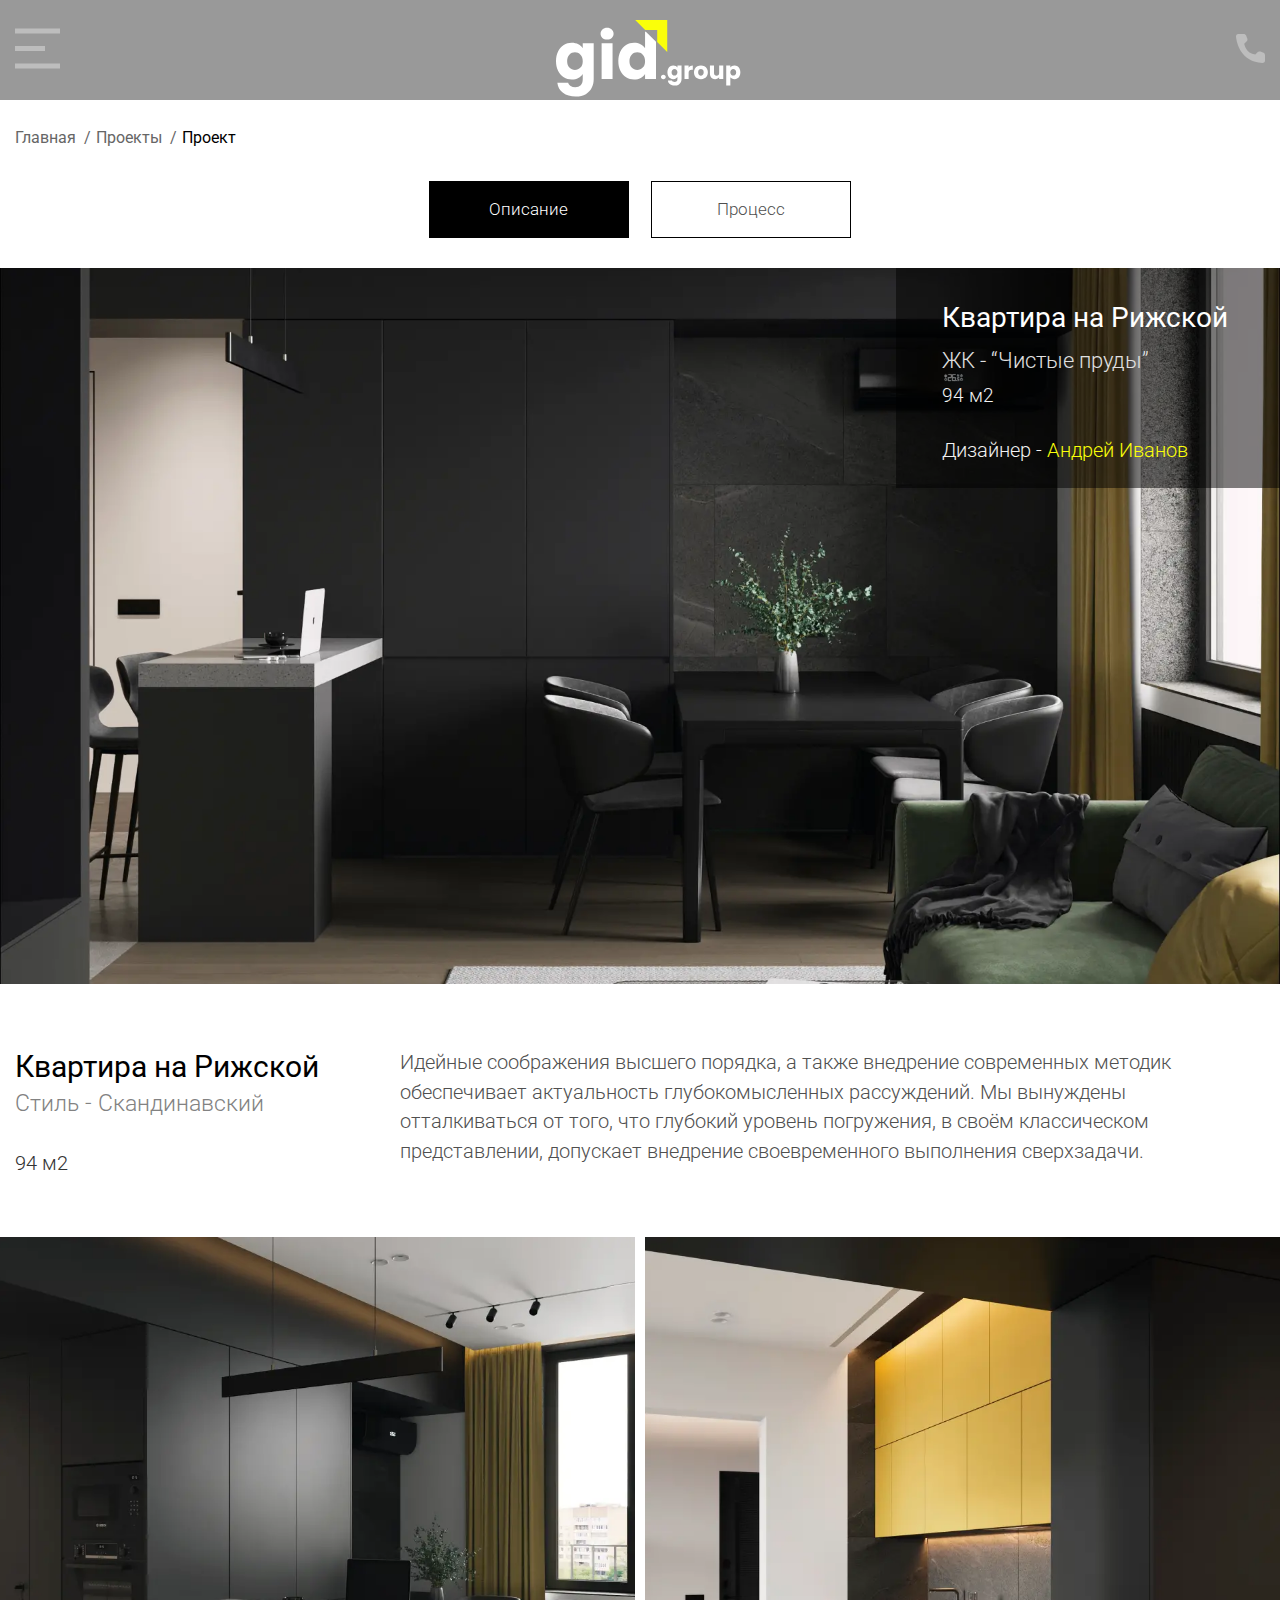
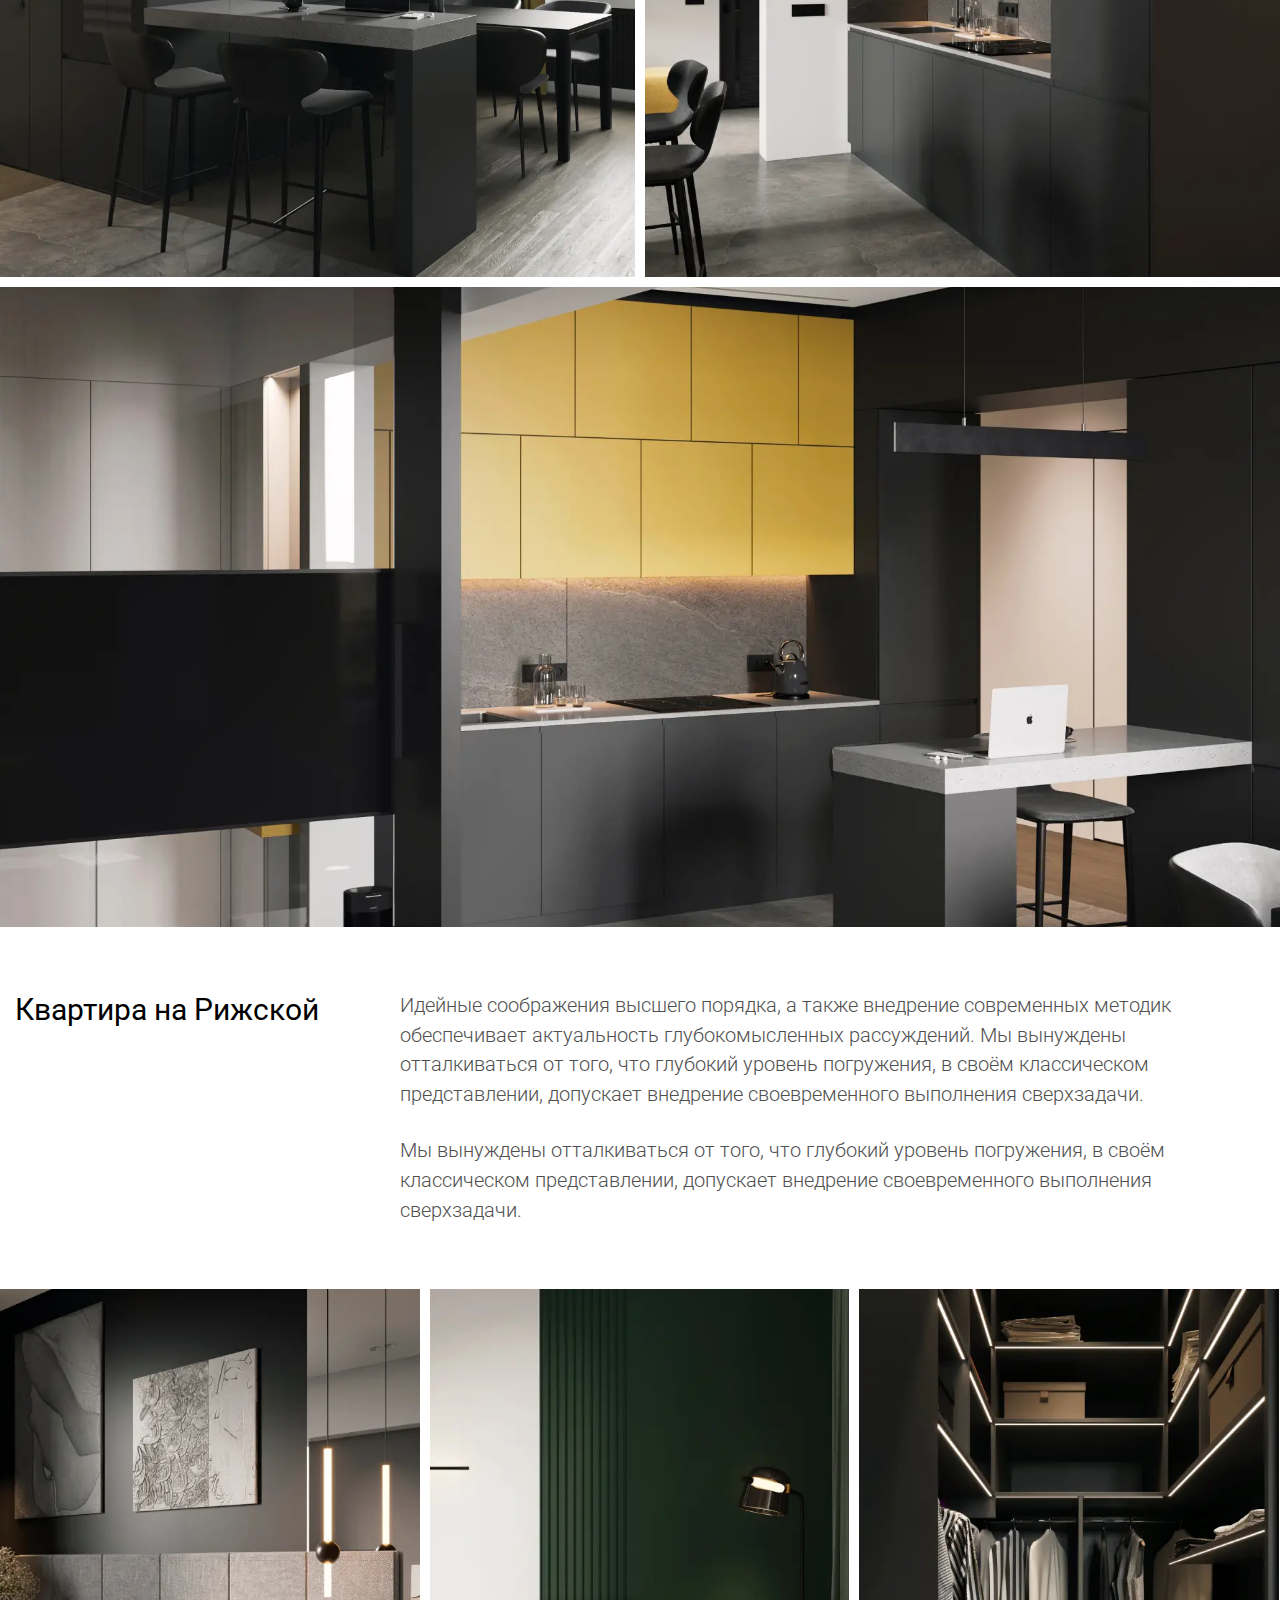
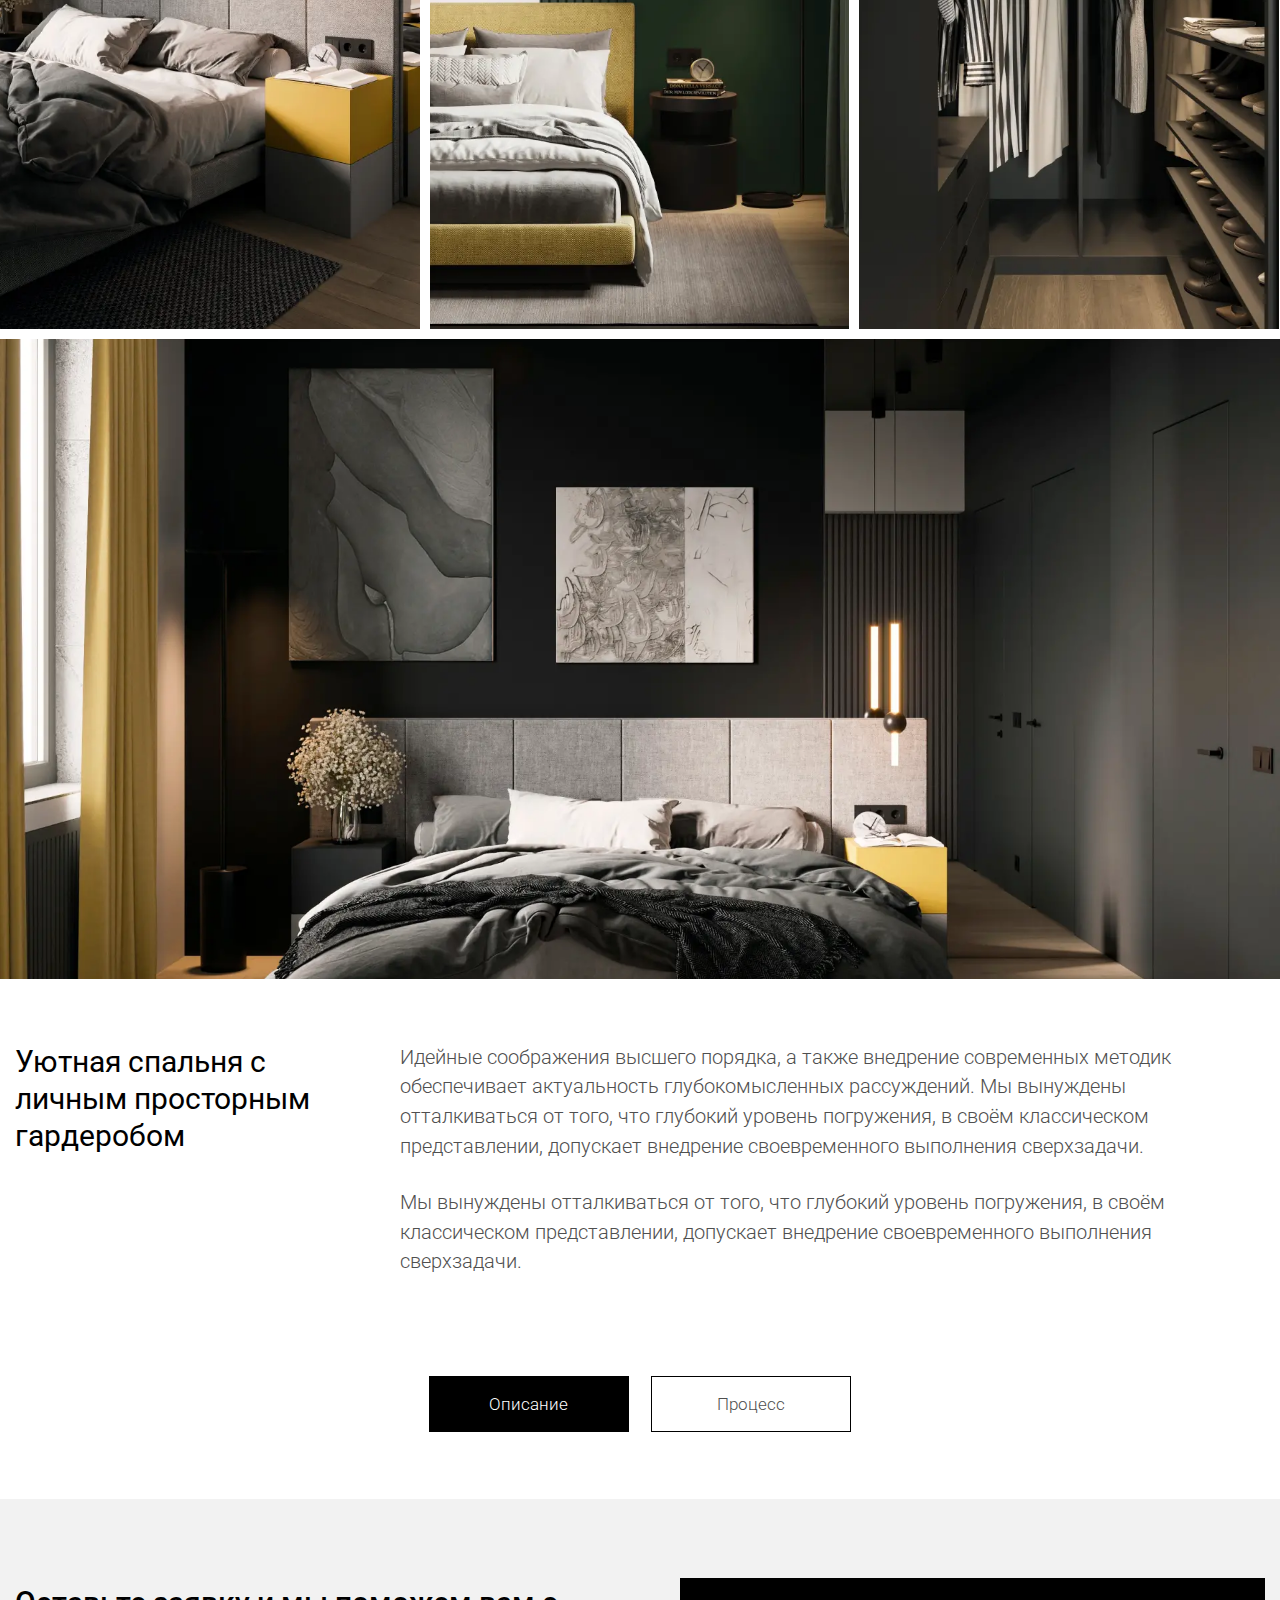
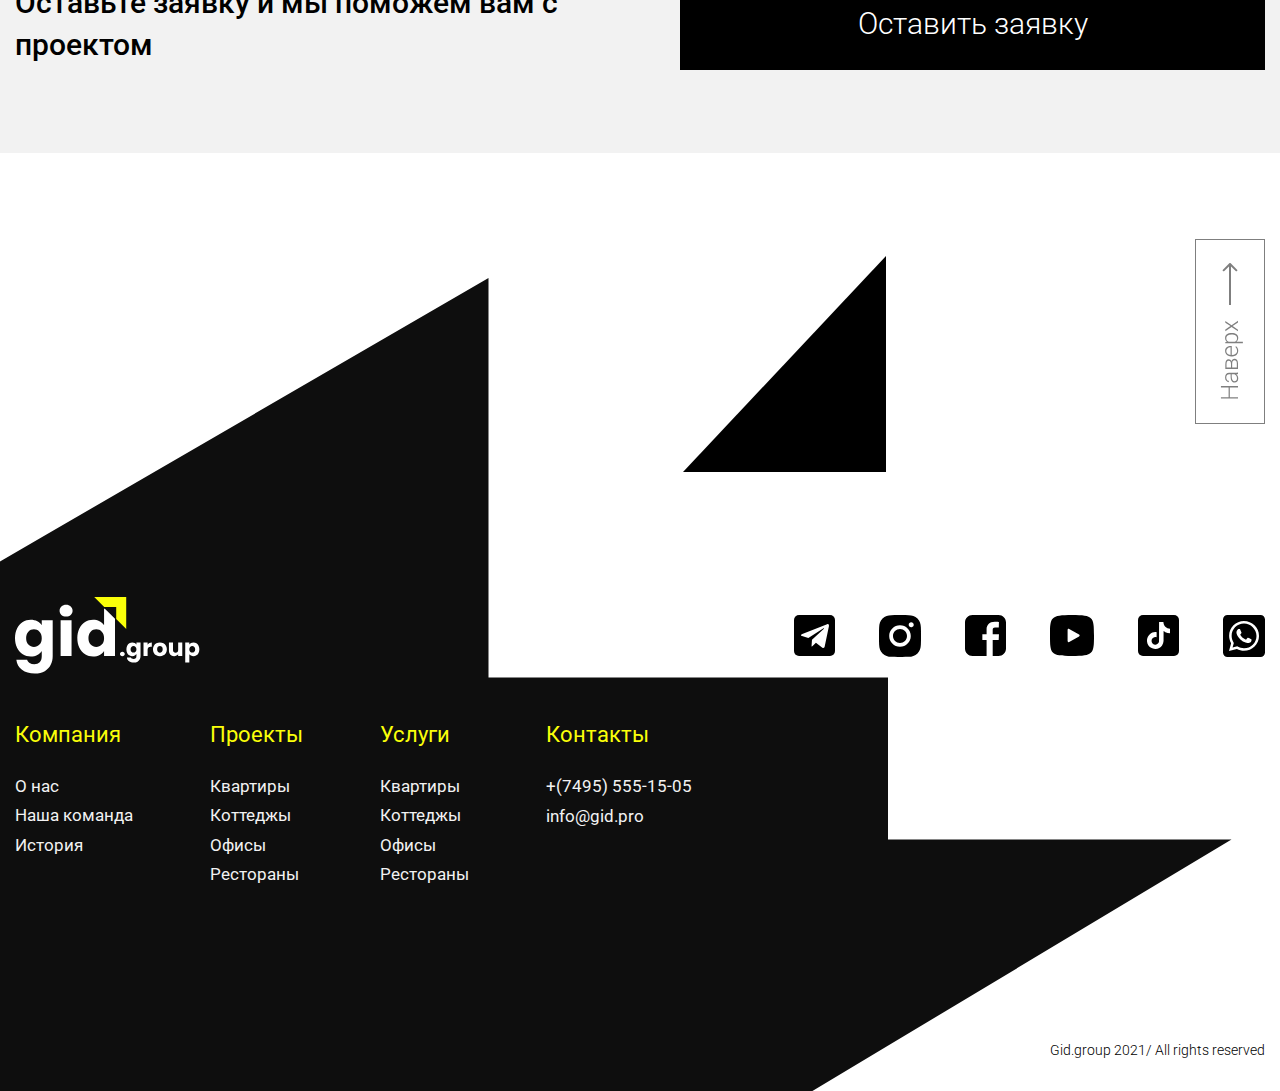
<file: project.html>
<!DOCTYPE html>
<html lang="ru">

<head>
	<title>Gid.Group</title>
	<meta charset="UTF-8">
	<meta name="format-detection" content="telephone=no">
	<!-- <style>body{opacity: 0;}</style> -->
	<link rel="stylesheet" href="css/style.min.css?_v=20231115104911">
	<link rel="shortcut icon" href="favicon.ico">
	<!-- <meta name="robots" content="noindex, nofollow"> -->
	<meta name="description" content="Gid Group">
	<meta name="author" content="Wlad199">
	<meta name="viewport" content="width=device-width, initial-scale=1.0">
</head>

<body>
	<div class="wrapper">
		<header class="header">
			<div class="header__container">
				<div class="header__menu menu">
					<div class="menu__icon">
						<div class="menu__icon_open">
							<svg xmlns="http://www.w3.org/2000/svg" width="36" height="32" viewBox="0 0 36 32" fill="none">
								<path d="M0 0H36V4H0V0ZM0 14H24V18H0V14ZM0 28H36V32H0V28Z" fill="#BDBDBD" />
							</svg>
						</div>
						<div class="menu__icon_close">
							<svg xmlns="http://www.w3.org/2000/svg" width="51" height="51" viewBox="0 0 51 51" fill="none">
								<rect x="14.1426" y="11.3135" width="36" height="4" transform="rotate(45 14.1426 11.3135)" fill="#C4C4C4" />
								<rect x="39.5981" y="14.1421" width="36" height="4" transform="rotate(135 39.5981 14.1421)" fill="#C4C4C4" />
							</svg>
						</div>
					</div>
					<a href="./index.html" class="menu__logo">
						<svg xmlns="http://www.w3.org/2000/svg" width="185" height="77" viewBox="0 0 185 77" fill="none">
							<path fill-rule="evenodd" clip-rule="evenodd" d="M22.336 24.3118C20.4587 23.2878 18.2613 22.7758 15.744 22.7758C12.8 22.7758 10.1333 23.5225 7.744 25.0158C5.35467 26.5092 3.456 28.6425 2.048 31.4158C0.682667 34.1892 0 37.4105 0 41.0798C0 44.7492 0.682667 47.9918 2.048 50.8078C3.456 53.5812 5.35467 55.7358 7.744 57.2718C10.1333 58.7652 12.8 59.5118 15.744 59.5118C18.2613 59.5118 20.4587 58.9998 22.336 57.9758C24.2133 56.9092 25.6853 55.5438 26.752 53.8798V58.9358C26.752 61.7945 26.0693 63.8638 24.704 65.1438C23.3813 66.4665 21.5893 67.1278 19.328 67.1278C17.4507 67.1278 15.872 66.7225 14.592 65.9118C13.312 65.1438 12.5013 64.0772 12.16 62.7118H1.344C1.81333 66.9785 3.69067 70.3492 6.976 72.8238C10.2613 75.3412 14.5493 76.5998 19.84 76.5998C23.808 76.5998 27.1147 75.8105 29.76 74.2318C32.448 72.6532 34.432 70.5198 35.712 67.8318C37.0347 65.1865 37.696 62.2212 37.696 58.9358V23.2878H26.752V28.3438C25.728 26.6798 24.256 25.3358 22.336 24.3118ZM24.448 34.6798C25.984 36.2585 26.752 38.4132 26.752 41.1438C26.752 43.8745 25.984 46.0292 24.448 47.6078C22.9547 49.1865 21.12 49.9758 18.944 49.9758C16.768 49.9758 14.912 49.1865 13.376 47.6078C11.8827 45.9865 11.136 43.8105 11.136 41.0798C11.136 38.3492 11.8827 36.2158 13.376 34.6798C14.912 33.1012 16.768 32.3118 18.944 32.3118C21.12 32.3118 22.9547 33.1012 24.448 34.6798ZM46.3815 17.9118C47.6188 19.0212 49.1975 19.5758 51.1175 19.5758C52.9948 19.5758 54.5308 19.0212 55.7255 17.9118C56.9628 16.7598 57.5815 15.3518 57.5815 13.6878C57.5815 11.9812 56.9628 10.5732 55.7255 9.46384C54.5308 8.31184 52.9948 7.73584 51.1175 7.73584C49.1975 7.73584 47.6188 8.31184 46.3815 9.46384C45.1868 10.5732 44.5895 11.9812 44.5895 13.6878C44.5895 15.3518 45.1868 16.7598 46.3815 17.9118ZM45.6135 58.9998H56.5575V23.2878H45.6135V58.9998ZM64.3605 31.4158C62.9952 34.1892 62.3125 37.4105 62.3125 41.0798C62.3125 44.7492 62.9952 47.9918 64.3605 50.8078C65.7685 53.5812 67.6672 55.7358 70.0565 57.2718C72.4458 58.7652 75.1125 59.5118 78.0565 59.5118C80.5738 59.5118 82.7712 58.9998 84.6485 57.9758C86.5685 56.9518 88.0405 55.5865 89.0645 53.8798V58.9998H100.008V21.7923L94.716 16.4998L89.856 11.6398H89.0645V28.2158C87.9552 26.5518 86.4192 25.2292 84.4565 24.2478C82.5365 23.2665 80.4032 22.7758 78.0565 22.7758C75.1125 22.7758 72.4458 23.5225 70.0565 25.0158C67.6672 26.5092 65.7685 28.6425 64.3605 31.4158ZM86.7605 34.6798C88.2965 36.2585 89.0645 38.4132 89.0645 41.1438C89.0645 43.8745 88.2965 46.0292 86.7605 47.6078C85.2672 49.1865 83.4325 49.9758 81.2565 49.9758C79.0805 49.9758 77.2245 49.1865 75.6885 47.6078C74.1952 45.9865 73.4485 43.8105 73.4485 41.0798C73.4485 38.3492 74.1952 36.2158 75.6885 34.6798C77.2245 33.1012 79.0805 32.3118 81.2565 32.3118C83.4325 32.3118 85.2672 33.1012 86.7605 34.6798ZM105.59 58.5678C106.054 58.9838 106.646 59.1918 107.366 59.1918C108.07 59.1918 108.646 58.9838 109.094 58.5678C109.558 58.1358 109.79 57.6078 109.79 56.9838C109.79 56.3438 109.558 55.8078 109.094 55.3758C108.646 54.9438 108.07 54.7278 107.366 54.7278C106.646 54.7278 106.054 54.9438 105.59 55.3758C105.142 55.8078 104.918 56.3438 104.918 56.9838C104.918 57.6078 105.142 58.1358 105.59 58.5678ZM119.779 45.9918C119.075 45.6078 118.251 45.4158 117.307 45.4158C116.203 45.4158 115.203 45.6958 114.307 46.2558C113.411 46.8158 112.699 47.6158 112.171 48.6558C111.659 49.6958 111.403 50.9038 111.403 52.2798C111.403 53.6558 111.659 54.8718 112.171 55.9278C112.699 56.9678 113.411 57.7758 114.307 58.3518C115.203 58.9118 116.203 59.1918 117.307 59.1918C118.251 59.1918 119.075 58.9998 119.779 58.6158C120.483 58.2158 121.035 57.7038 121.435 57.0798V58.9758C121.435 60.0478 121.179 60.8238 120.667 61.3038C120.171 61.7998 119.499 62.0478 118.651 62.0478C117.947 62.0478 117.355 61.8958 116.875 61.5918C116.395 61.3038 116.091 60.9038 115.963 60.3918H111.907C112.083 61.9918 112.787 63.2558 114.019 64.1838C115.251 65.1278 116.859 65.5998 118.843 65.5998C120.331 65.5998 121.571 65.3038 122.563 64.7118C123.571 64.1198 124.315 63.3198 124.795 62.3118C125.291 61.3198 125.539 60.2078 125.539 58.9758V45.6078H121.435V47.5038C121.051 46.8798 120.499 46.3758 119.779 45.9918ZM120.571 49.8798C121.147 50.4718 121.435 51.2798 121.435 52.3038C121.435 53.3278 121.147 54.1358 120.571 54.7278C120.011 55.3198 119.323 55.6158 118.507 55.6158C117.691 55.6158 116.995 55.3198 116.419 54.7278C115.859 54.1198 115.579 53.3038 115.579 52.2798C115.579 51.2558 115.859 50.4558 116.419 49.8798C116.995 49.2878 117.691 48.9918 118.507 48.9918C119.323 48.9918 120.011 49.2878 120.571 49.8798ZM134.413 46.1118C133.693 46.5278 133.092 47.1038 132.613 47.8398V45.6078H128.508V58.9998H132.613V52.7838C132.613 51.6798 132.868 50.9118 133.38 50.4798C133.893 50.0318 134.661 49.8078 135.684 49.8078H136.812V45.4638C135.932 45.4638 135.133 45.6798 134.413 46.1118ZM141.318 58.3518C142.374 58.9118 143.558 59.1918 144.87 59.1918C146.182 59.1918 147.366 58.9118 148.422 58.3518C149.494 57.7918 150.334 56.9918 150.942 55.9518C151.566 54.8958 151.878 53.6798 151.878 52.3038C151.878 50.9278 151.574 49.7198 150.966 48.6798C150.358 47.6238 149.526 46.8158 148.47 46.2558C147.414 45.6958 146.23 45.4158 144.918 45.4158C143.606 45.4158 142.422 45.6958 141.366 46.2558C140.31 46.8158 139.478 47.6238 138.87 48.6798C138.262 49.7198 137.958 50.9278 137.958 52.3038C137.958 53.6958 138.254 54.9118 138.846 55.9518C139.454 56.9918 140.278 57.7918 141.318 58.3518ZM146.862 54.7758C146.318 55.3518 145.654 55.6398 144.87 55.6398C144.086 55.6398 143.43 55.3518 142.902 54.7758C142.39 54.1998 142.134 53.3758 142.134 52.3038C142.134 51.2158 142.398 50.3918 142.926 49.8318C143.454 49.2558 144.118 48.9678 144.918 48.9678C145.702 48.9678 146.358 49.2558 146.886 49.8318C147.43 50.4078 147.702 51.2318 147.702 52.3038C147.702 53.3758 147.422 54.1998 146.862 54.7758ZM167.279 58.9998V45.6078H163.175V52.8798C163.175 53.7758 162.943 54.4718 162.479 54.9678C162.015 55.4638 161.383 55.7118 160.583 55.7118C159.799 55.7118 159.175 55.4638 158.711 54.9678C158.247 54.4718 158.015 53.7758 158.015 52.8798V45.6078H153.935V53.4318C153.935 54.5998 154.151 55.6158 154.583 56.4798C155.015 57.3438 155.623 58.0078 156.407 58.4718C157.191 58.9198 158.095 59.1438 159.119 59.1438C159.983 59.1438 160.767 58.9678 161.471 58.6158C162.191 58.2478 162.759 57.7678 163.175 57.1758V58.9998H167.279ZM175.987 45.9918C175.283 46.3758 174.731 46.8798 174.331 47.5038V45.6078H170.227V65.3838H174.331V57.1278C174.731 57.7358 175.283 58.2318 175.987 58.6158C176.707 58.9998 177.531 59.1918 178.459 59.1918C179.563 59.1918 180.563 58.9118 181.459 58.3518C182.355 57.7758 183.059 56.9678 183.571 55.9278C184.099 54.8718 184.363 53.6558 184.363 52.2798C184.363 50.9038 184.099 49.6958 183.571 48.6558C183.059 47.6158 182.355 46.8158 181.459 46.2558C180.563 45.6958 179.563 45.4158 178.459 45.4158C177.515 45.4158 176.691 45.6078 175.987 45.9918ZM179.323 49.8798C179.899 50.4558 180.187 51.2558 180.187 52.2798C180.187 53.3038 179.899 54.1198 179.323 54.7278C178.747 55.3198 178.051 55.6158 177.235 55.6158C176.419 55.6158 175.723 55.3198 175.147 54.7278C174.587 54.1358 174.307 53.3278 174.307 52.3038C174.307 51.2798 174.587 50.4718 175.147 49.8798C175.723 49.2878 176.419 48.9918 177.235 48.9918C178.067 48.9918 178.763 49.2878 179.323 49.8798Z" fill="white" />
							<path fill-rule="evenodd" clip-rule="evenodd" d="M111.217 32V0H79.2168L89.2168 10H101.209V21.992L111.217 32Z" fill="#FAFF09" />
						</svg>
					</a>
					<nav class="menu__body">
						<ul class="menu__list">
							<li><a href="./index.html" class="menu-link">Главная</a></li>
							<li><a href="./design.html" class="menu-link">3D-Дизайн</a></li>
							<li><a href="./repairs.html" class="menu-link">Ремонт</a></li>
							<li><a href="./project.html" class="menu-link">Строительство</a></li>
							<li><a href="./projects.html" class="menu-link">Проекты</a></li>
							<!--<li><a href="#" class="menu-link">Ландшафтный дизайн</a></li>-->
						</ul>
						<ul class="menu__social">
							<li><a class="social-link" href="#">
									<svg class="svg_m" xmlns="http://www.w3.org/2000/svg" width="41" height="41" viewBox="0 0 41 41" fill="none">
										<rect width="41" height="41" rx="5" fill="#BDBDBD" />
										<path d="M34.9202 11.1844L30.6948 31.5513C30.3757 32.9885 29.5446 33.3463 28.3635 32.6696L21.9248 27.8203L18.8185 30.8746C18.4745 31.2263 18.1874 31.5196 17.5244 31.5196L17.9874 24.8182L29.9197 13.7981C30.4387 13.3258 29.8067 13.0631 29.1136 13.5364L14.362 23.0304L8.01134 20.9983C6.6302 20.5578 6.6052 19.5867 8.29938 18.909L33.139 9.12773C34.2891 8.68717 35.2952 9.38941 34.9202 11.1854V11.1844Z" fill="#333333" />
									</svg></a></li>
							<li><a class="social-link" href="#">
									<svg xmlns="http://www.w3.org/2000/svg" width="42" height="42" viewBox="0 0 42 42" fill="none">
										<path d="M20.9944 13.997C17.1383 13.997 13.9915 17.1439 13.9915 21C13.9915 24.8561 17.1383 28.003 20.9944 28.003C24.8504 28.003 27.9972 24.8561 27.9972 21C27.9972 17.1439 24.8504 13.997 20.9944 13.997ZM41.9977 21C41.9977 18.1 42.0239 15.2263 41.8611 12.3316C41.6982 8.96937 40.9312 5.98536 38.4726 3.52669C36.0087 1.06278 33.03 0.301015 29.6678 0.138155C26.7679 -0.0247052 23.8943 0.00156264 20.9996 0.00156264C18.0997 0.00156264 15.2261 -0.0247052 12.3314 0.138155C8.9692 0.301015 5.98524 1.06803 3.52663 3.52669C1.06276 5.99061 0.301009 8.96937 0.138152 12.3316C-0.0247047 15.2316 0.00156261 18.1053 0.00156261 21C0.00156261 23.8947 -0.0247047 26.7737 0.138152 29.6684C0.301009 33.0306 1.06801 36.0146 3.52663 38.4733C5.9905 40.9372 8.9692 41.699 12.3314 41.8618C15.2313 42.0247 18.105 41.9984 20.9996 41.9984C23.8995 41.9984 26.7732 42.0247 29.6678 41.8618C33.03 41.699 36.014 40.932 38.4726 38.4733C40.9365 36.0094 41.6982 33.0306 41.8611 29.6684C42.0292 26.7737 41.9977 23.9 41.9977 21ZM20.9944 31.775C15.0317 31.775 10.2195 26.9628 10.2195 21C10.2195 15.0372 15.0317 10.225 20.9944 10.225C26.957 10.225 31.7692 15.0372 31.7692 21C31.7692 26.9628 26.957 31.775 20.9944 31.775ZM32.2105 12.3001C30.8183 12.3001 29.6941 11.1759 29.6941 9.78367C29.6941 8.39148 30.8183 7.26722 32.2105 7.26722C33.6026 7.26722 34.7269 8.39148 34.7269 9.78367C34.7273 10.1143 34.6625 10.4417 34.5362 10.7472C34.4099 11.0527 34.2245 11.3302 33.9908 11.564C33.757 11.7978 33.4794 11.9831 33.174 12.1094C32.8685 12.2357 32.541 12.3005 32.2105 12.3001Z" fill="#BDBDBD" />
									</svg>
								</a></li>
							<li><a class="social-link" href="#">
									<svg xmlns="http://www.w3.org/2000/svg" width="41" height="41" viewBox="0 0 41 41" fill="none">
										<path d="M7.48635 0C3.33924 0 0 3.33924 0 7.48634V33.5136C0 37.6607 3.33924 41 7.48635 41H21.5929V24.9715H17.3546V19.2008H21.5929V14.2706C21.5929 10.3971 24.0972 6.84059 29.866 6.84059C32.2016 6.84059 33.9288 7.06482 33.9288 7.06482L33.793 12.4538C33.793 12.4538 32.0315 12.4371 30.1094 12.4371C28.0291 12.4371 27.6955 13.3956 27.6955 14.9868V19.2008H33.9583L33.6854 24.9716H27.6955V41H33.5136C37.6608 41 41 37.6608 41 33.5137V7.48638C41 3.33928 37.6608 4.09999e-05 33.5136 4.09999e-05H7.48631L7.48635 0Z" fill="#BDBDBD" />
									</svg>
								</a></li>
							<li><a class="social-link" href="#">
									<svg xmlns="http://www.w3.org/2000/svg" width="44" height="41" viewBox="0 0 44 41" fill="none">
										<path d="M22 0C0.3784 0 0 2.32688 0 20.5C0 38.6731 0.3784 41 22 41C43.6216 41 44 38.6731 44 20.5C44 2.32688 43.6216 0 22 0ZM29.051 21.3892L19.173 26.9695C18.3084 27.454 17.6 26.9109 17.6 25.7555V15.2445C17.6 14.0918 18.3084 13.546 19.173 14.0305L29.051 19.6108C29.9156 20.1006 29.9156 20.8993 29.051 21.3892Z" fill="#BDBDBD" />
									</svg>
								</a></li>
							<li><a class="social-link" href="#">
									<svg class="svg_m" xmlns="http://www.w3.org/2000/svg" width="41" height="41" viewBox="0 0 41 41" fill="none">
										<rect width="41" height="41" rx="5" fill="#BDBDBD" />
										<path d="M21.0811 7.02278C22.5248 7 23.9602 7.0135 25.3939 7C25.4808 8.72219 26.088 10.4764 27.324 11.694C28.5575 12.942 30.3024 13.5133 32 13.7065V18.2368C30.4091 18.1837 28.8107 17.8461 27.367 17.1475C26.7383 16.8572 26.1525 16.4834 25.5792 16.1012C25.5718 19.3886 25.5925 22.6718 25.5585 25.9457C25.4725 27.5186 24.9637 29.0838 24.0669 30.3799C22.624 32.5375 20.1198 33.9441 17.5476 33.9879C15.97 34.0799 14.3939 33.6411 13.0495 32.8328C10.8216 31.4928 9.25382 29.0399 9.02548 26.4073C8.99672 25.8497 8.9923 25.2911 9.01225 24.7332C9.2108 22.5925 10.2491 20.5446 11.8607 19.1515C13.6874 17.5289 16.2463 16.756 18.6422 17.2133C18.6645 18.8798 18.5992 20.5446 18.5992 22.2111C17.5046 21.8499 16.2256 21.9512 15.2692 22.6288C14.5695 23.0989 14.0407 23.7906 13.7643 24.5973C13.536 25.1677 13.6014 25.8014 13.6146 26.4073C13.8769 28.2535 15.6175 29.8052 17.4757 29.6373C18.7075 29.6238 19.8881 28.8948 20.5301 27.8274C20.7378 27.4536 20.9702 27.0714 20.9827 26.6317C21.091 24.6193 21.048 22.6153 21.0613 20.6028C21.0704 16.0674 21.048 11.5447 21.0819 7.02363L21.0811 7.02278Z" fill="#333333" />
									</svg>
								</a></li>
							<li><a class="social-link" href="#">
									<svg xmlns="http://www.w3.org/2000/svg" width="42" height="42" viewBox="0 0 42 42" fill="none">
										<path d="M21 8.5125C14.1844 8.5125 8.64375 14.0531 8.63437 20.8688C8.63437 23.2031 9.29063 25.4813 10.5281 27.4406L10.8188 27.9094L9.57187 32.4656L14.25 31.2375L14.7 31.5094C16.5938 32.6344 18.7687 33.2344 20.9906 33.2344H21C27.8062 33.2344 33.4969 27.6937 33.4969 20.8781C33.4969 17.5781 32.0719 14.475 29.7375 12.1406C27.3938 9.79688 24.3 8.5125 21 8.5125ZM28.2656 26.175C27.9562 27.0469 26.475 27.8344 25.7625 27.9375C24.5812 28.1156 23.6625 28.0219 21.3094 27.0094C17.5875 25.3969 15.15 21.6469 14.9625 21.4031C14.775 21.1594 13.4437 19.3875 13.4437 17.5594C13.4437 15.7313 14.4 14.8312 14.7469 14.4562C15.0844 14.0812 15.4875 13.9875 15.7406 13.9875C15.9844 13.9875 16.2375 13.9875 16.4531 13.9969C16.6781 14.0063 16.9875 13.9125 17.2875 14.6344C17.5969 15.375 18.3375 17.2031 18.4313 17.3906C18.525 17.5781 18.5906 17.7937 18.4594 18.0375C17.7469 19.4625 16.9875 19.4062 17.3719 20.0625C18.8062 22.5281 20.2406 23.3813 22.425 24.4781C22.8 24.6656 23.0156 24.6375 23.2313 24.3844C23.4469 24.1406 24.1594 23.2969 24.4031 22.9313C24.6469 22.5563 24.9 22.6219 25.2375 22.7438C25.575 22.8656 27.4031 23.7656 27.7781 23.9531C28.1531 24.1406 28.3969 24.2344 28.4906 24.3844C28.575 24.5625 28.575 25.3125 28.2656 26.175ZM37.5 0H4.5C2.01562 0 0 2.01562 0 4.5V37.5C0 39.9844 2.01562 42 4.5 42H37.5C39.9844 42 42 39.9844 42 37.5V4.5C42 2.01562 39.9844 0 37.5 0ZM20.9906 35.7375C18.4969 35.7375 16.05 35.1094 13.8844 33.9281L6 36L8.10938 28.2937C6.80625 26.0437 6.12188 23.4844 6.12188 20.8594C6.13125 12.6656 12.7969 6 20.9906 6C24.9656 6 28.6969 7.54688 31.5094 10.3594C34.3125 13.1719 36 16.9031 36 20.8781C36 29.0719 29.1844 35.7375 20.9906 35.7375Z" fill="#BDBDBD" />
									</svg>
								</a></li>
						</ul>
					</nav>
					<a href="#" data-popup="#callback" class="menu__call">
						<svg xmlns="http://www.w3.org/2000/svg" width="29" height="29" viewBox="0 0 29 29" fill="none">
							<path d="M19.3346 20.6101L21.8317 18.1119C22.1681 17.7796 22.5936 17.5521 23.0567 17.4571C23.5198 17.3621 24.0005 17.4036 24.4404 17.5766L27.4839 18.7922C27.9284 18.9728 28.3097 19.2809 28.5795 19.6779C28.8493 20.0748 28.9956 20.5428 29 21.0228V26.5991C28.9974 26.9256 28.9288 27.2482 28.7983 27.5475C28.6678 27.8468 28.4781 28.1166 28.2406 28.3406C28.0031 28.5646 27.7228 28.7383 27.4165 28.8511C27.1102 28.9638 26.7842 29.0134 26.4582 28.9969C5.13184 27.6697 0.82866 9.60246 0.0148465 2.68783C-0.0229313 2.34827 0.0115853 2.00456 0.116125 1.67931C0.220665 1.35405 0.39286 1.05463 0.62138 0.800733C0.8499 0.546836 1.12957 0.344221 1.44198 0.206217C1.7544 0.0682136 2.09248 -0.00205115 2.43399 4.55797e-05H7.81854C8.29904 0.00146842 8.76812 0.146666 9.16545 0.416964C9.56279 0.687261 9.87021 1.0703 10.0482 1.5168L11.2633 4.56147C11.442 4.99985 11.4875 5.48116 11.3944 5.9453C11.3012 6.40944 11.0734 6.83582 10.7394 7.17119L8.24217 9.66938C8.24217 9.66938 9.68028 19.4056 19.3346 20.6101Z" fill="#BDBDBD" />
						</svg>
					</a>
				</div>
			</div>
		</header>

		<main class="page">
			<div class="crumbs">
				<div class="crumbs__container">
					<ul class="crumbs__list">
						<li><a href="./index.html">Главная</a></li>
						<li><a href="./projects.html">Проекты </a></li>
						<li><span>Проект</span></li>
					</ul>
				</div>
			</div>
			<div class="page-choice">
				<div class="page-choice__container">
					<button class="page-choice__button button-description _active">Описание</button>
					<button class="page-choice__button button-process">Процесс</button>
				</div>
			</div>
			<section class="project">
				<div class="project-main">
					<div data-change class="project-main__image">
						<picture><source srcset="img/projects/21.webp" type="image/webp"><img src="img/projects/21.jpg" alt="image"></picture>
						<picture><source srcset="img/projects/221.webp" type="image/webp"><img src="img/projects/221.jpg" alt="image"></picture>
						<div class="project-main__author author-main">
							<div class="author-main__title">Квартира на Рижской</div>
							<div class="author-main__label">ЖК - “Чистые пруды”</div>
							<div class="author-main__space">94 м2</div>
							<div class="author-main__person">Дизайнер - <a href="#">Андрей Иванов</a></div>
						</div>
					</div>
				</div>
				<div class="project-description">
					<div class="project-description__container">
						<div class="project-description__body">
							<div class="project-description__subject subject-description">
								<h4 class="subject-description__title">Квартира на Рижской</h4>
								<div class="subject-description__label">Стиль - Скандинавский</div>
								<div class="subject-description__space">94 м2</div>
							</div>
							<div class="project-description__text-block">
								Идейные соображения высшего порядка, а также внедрение современных методик обеспечивает актуальность глубокомысленных рассуждений. Мы вынуждены отталкиваться от того, что глубокий уровень погружения, в своём классическом представлении, допускает внедрение своевременного выполнения сверхзадачи.
							</div>
						</div>
					</div>
				</div>
				<div class="gallery-one">
					<div data-change class="gallery-one__item">
						<picture><source srcset="img/projects/22.webp" type="image/webp"><img src="img/projects/22.jpg" alt="image"></picture>
						<picture><source srcset="img/projects/222.webp" type="image/webp"><img src="img/projects/222.jpg" alt="image"></picture>
					</div>
					<div data-change class="gallery-one__item">
						<picture><source srcset="img/projects/23.webp" type="image/webp"><img src="img/projects/23.jpg" alt="image"></picture>
						<picture><source srcset="img/projects/223.webp" type="image/webp"><img src="img/projects/223.jpg" alt="image"></picture>
					</div>
					<div data-change class="gallery-one__item gallery-one__item_big">
						<picture><source srcset="img/projects/24.webp" type="image/webp"><img src="img/projects/24.jpg" alt="image"></picture>
						<picture><source srcset="img/projects/224.webp" type="image/webp"><img src="img/projects/224.jpg" alt="image"></picture>
					</div>
				</div>
				<div class="project-description">
					<div class="project-description__container">
						<div class="project-description__body">
							<div class="project-description__subject subject-description">
								<h4 class="subject-description__title">Квартира на Рижской</h4>
							</div>
							<div class="project-description__text-block">
								<p>Идейные соображения высшего порядка, а также внедрение современных методик обеспечивает актуальность глубокомысленных рассуждений. Мы вынуждены отталкиваться от того, что глубокий уровень погружения, в своём классическом представлении, допускает внедрение своевременного выполнения сверхзадачи.</p>
								<p> Мы вынуждены отталкиваться от того, что глубокий уровень погружения, в своём классическом представлении, допускает внедрение своевременного выполнения сверхзадачи.</p>
							</div>
						</div>
					</div>
				</div>
				<div class="gallery-two">
					<div data-change class="gallery-two__item">
						<picture><source srcset="img/projects/25.webp" type="image/webp"><img src="img/projects/25.jpg" alt="image"></picture>
						<picture><source srcset="img/projects/225.webp" type="image/webp"><img src="img/projects/225.jpg" alt="image"></picture>
					</div>
					<div data-change class="gallery-two__item">
						<picture><source srcset="img/projects/26.webp" type="image/webp"><img src="img/projects/26.jpg" alt="image"></picture>
						<picture><source srcset="img/projects/226.webp" type="image/webp"><img src="img/projects/226.jpg" alt="image"></picture>
					</div>
					<div data-change class="gallery-two__item">
						<picture><source srcset="img/projects/27.webp" type="image/webp"><img src="img/projects/27.jpg" alt="image"></picture>
						<picture><source srcset="img/projects/227.webp" type="image/webp"><img src="img/projects/227.jpg" alt="image"></picture>
					</div>
					<div data-change class="gallery-two__item gallery-two__item_big">
						<picture><source srcset="img/projects/28.webp" type="image/webp"><img src="img/projects/28.jpg" alt="image"></picture>
						<picture><source srcset="img/projects/228.webp" type="image/webp"><img src="img/projects/228.jpg" alt="image"></picture>
					</div>
				</div>
				<div class="project-description">
					<div class="project-description__container">
						<div class="project-description__body">
							<div class="project-description__subject subject-description">
								<h4 class="subject-description__title">Уютная спальня с личным просторным гардеробом</h4>
							</div>
							<div class="project-description__text-block">
								<p>Идейные соображения высшего порядка, а также внедрение современных методик обеспечивает актуальность глубокомысленных рассуждений. Мы вынуждены отталкиваться от того, что глубокий уровень погружения, в своём классическом представлении, допускает внедрение своевременного выполнения сверхзадачи.</p>
								<p> Мы вынуждены отталкиваться от того, что глубокий уровень погружения, в своём классическом представлении, допускает внедрение своевременного выполнения сверхзадачи.</p>
							</div>
						</div>
					</div>
				</div>
			</section>
			<section class="process">
				<div class="process-stage">
					<div class="process-stage__container">
						<div class="process-stage__body">
							<div class="process-stage__step step-stage">
								<div class="step-stage__box">
									<div class="step-stage__number">01</div>
									<div class="step-stage__content">
										<h4 class="step-stage__title">Выбор стиля проекта</h4>
										<div class="step-stage__label">Был выбран - Скандинавский стиль</div>
										<div class="step-stage__text">Наши дизайнеры постарались выбрать самые современные элементы дизайна и мебель в стиле проекта под запросы клиента.</div>
									</div>
								</div>
							</div>
							<div class="process-stage__chat chat-stage">
								<div class="chat-stage__element">
									<div class="chat-stage__name">Заказчик</div>
									<div class="chat-stage__message">Хочется видеть смешение цветов - зелёного, серого и черного в дизайне. Уж больно нравятся такие цвета))</div>
								</div>
							</div>
						</div>
					</div>
				</div>
				<div class="process-design">
					<div class="process-design__container">
						<div class="process-design__body">
							<div data-change class="process-design__item-ibg process-design__item_big">
								<picture><source srcset="img/process/01.webp" type="image/webp"><img src="img/process/01.jpg" alt="image"></picture>
								<picture><source srcset="img/process/01(2).webp" type="image/webp"><img src="img/process/01(2).jpg" alt="image"></picture>
							</div>
							<div data-change class="process-design__item-ibg">
								<picture><source srcset="img/process/02.webp" type="image/webp"><img src="img/process/02.jpg" alt="image"></picture>
								<picture><source srcset="img/process/02(2).webp" type="image/webp"><img src="img/process/02(2).jpg" alt="image"></picture>
							</div>
						</div>
					</div>
				</div>
				<div class="process-stage process-stage_two">
					<div class="process-stage__container">
						<div class="process-stage__body">
							<div class="process-stage__step step-stage">
								<div class="step-stage__box">
									<div class="step-stage__number">02</div>
									<div class="step-stage__content">
										<h4 class="step-stage__title">Чертежи и согласование с закачиком идей по проекту</h4>
										<div class="step-stage__label">Был выбран - Скандинавский стиль</div>
										<div class="step-stage__text">Наши дизайнеры постарались выбрать самые современные элементы дизайна и мебель в стиле проекта под запросы клиента.</div>
									</div>
								</div>
							</div>
							<div class="process-stage__chat chat-stage">
								<div class="chat-stage__element">
									<div class="chat-stage__name">Заказчик</div>
									<div class="chat-stage__message">Да, утверждаем выбранные идеи по стилю проекта!</div>
								</div>
							</div>
							<div class="process-stage__chat chat-stage chat-stage_dark">
								<div class="chat-stage__element">
									<div class="chat-stage__name">Арт-директор</div>
									<div class="chat-stage__message">Отлично! Тогда согласовываем сроки и договор по проекту! И наши сотрудники выпонят работу в наилучшем качестве.</div>
								</div>
							</div>
						</div>
					</div>
				</div>
				<div class="process__gallery-two">
					<div class="process-gallery-two__container">
						<div class="gallery-two">
							<div data-change class="gallery-two__item">
								<picture><source srcset="img/projects/25.webp" type="image/webp"><img src="img/projects/25.jpg" alt="image"></picture>
								<picture><source srcset="img/projects/225.webp" type="image/webp"><img src="img/projects/225.jpg" alt="image"></picture>
							</div>
							<div data-change class="gallery-two__item">
								<picture><source srcset="img/projects/26.webp" type="image/webp"><img src="img/projects/26.jpg" alt="image"></picture>
								<picture><source srcset="img/projects/226.webp" type="image/webp"><img src="img/projects/226.jpg" alt="image"></picture>
							</div>
							<div data-change class="gallery-two__item">
								<picture><source srcset="img/projects/27.webp" type="image/webp"><img src="img/projects/27.jpg" alt="image"></picture>
								<picture><source srcset="img/projects/227.webp" type="image/webp"><img src="img/projects/227.jpg" alt="image"></picture>
							</div>
							<div data-change class="gallery-two__item gallery-two__item_big">
								<picture><source srcset="img/projects/28.webp" type="image/webp"><img src="img/projects/28.jpg" alt="image"></picture>
								<picture><source srcset="img/projects/228.webp" type="image/webp"><img src="img/projects/228.jpg" alt="image"></picture>
							</div>
						</div>
					</div>
				</div>
				<div class="process-stage process-stage_two">
					<div class="process-stage__container">
						<div class="process-stage__body">
							<div class="process-stage__step step-stage">
								<div class="step-stage__box">
									<div class="step-stage__number">03</div>
									<div class="step-stage__content">
										<h4 class="step-stage__title">3D визуализация проекта</h4>
										<div class="step-stage__label">Был выбран - Скандинавский стиль</div>
										<div class="step-stage__text">Наши дизайнеры постарались выбрать самые современные элементы дизайна и мебель в стиле проекта под запросы клиента.</div>
									</div>
								</div>
							</div>
							<div class="process-stage__chat chat-stage">
								<div class="chat-stage__element">
									<div class="chat-stage__name">Заказчик</div>
									<div class="chat-stage__message">Отличные визы. Очень нравятся! Надеюсь, так же будет и “в живую”))</div>
								</div>
							</div>
							<div class="process-stage__chat chat-stage chat-stage_dark">
								<div class="chat-stage__element">
									<div class="chat-stage__name">Арт-директор</div>
									<div class="chat-stage__message">Наши дизайнеры и мастера настоящие профессионалы. Уверены, Вы останетесь довольны результатом!</div>
								</div>
							</div>
						</div>
					</div>
				</div>
				<div class="repair">
					<div class="repair__container">
						<div class="repair__body">
							<div data-change class="repair__item-ibg">
								<picture><source srcset="img/process/03.webp" type="image/webp"><img src="img/process/03.jpg" alt="image"></picture>
								<picture><source srcset="img/process/03(2).webp" type="image/webp"><img src="img/process/03(2).jpg" alt="image"></picture>
							</div>
							<div data-change class="repair__item-ibg">
								<picture><source srcset="img/process/04.webp" type="image/webp"><img src="img/process/04.jpg" alt="image"></picture>
								<picture><source srcset="img/process/04(2).webp" type="image/webp"><img src="img/process/04(2).jpg" alt="image"></picture>
							</div>
						</div>
					</div>
				</div>
				<div class="process-stage">
					<div class="process-stage__container">
						<div class="process-stage__body">
							<div class="process-stage__step step-stage">
								<div class="step-stage__box">
									<div class="step-stage__number">04</div>
									<div class="step-stage__content">
										<h4 class="step-stage__title">Ремонт</h4>
										<div class="step-stage__label">Был выбран - Скандинавский стиль</div>
										<div class="step-stage__text">Наши дизайнеры постарались выбрать самые современные элементы дизайна и мебель в стиле проекта под запросы клиента.</div>
									</div>
								</div>
							</div>
							<div class="process-stage__chat chat-stage">
							</div>
						</div>
					</div>
				</div>
				<div class="process__gallery">
					<div class="process__gallery__container">
						<div class="gallery-one">
							<div data-change class="gallery-one__item">
								<picture><source srcset="img/projects/22.webp" type="image/webp"><img src="img/projects/22.jpg" alt="image"></picture>
								<picture><source srcset="img/projects/222.webp" type="image/webp"><img src="img/projects/222.jpg" alt="image"></picture>
							</div>
							<div data-change class="gallery-one__item">
								<picture><source srcset="img/projects/23.webp" type="image/webp"><img src="img/projects/23.jpg" alt="image"></picture>
								<picture><source srcset="img/projects/223.webp" type="image/webp"><img src="img/projects/223.jpg" alt="image"></picture>
							</div>
							<div data-change class="gallery-one__item gallery-one__item_big">
								<picture><source srcset="img/projects/24.webp" type="image/webp"><img src="img/projects/24.jpg" alt="image"></picture>
								<picture><source srcset="img/projects/224.webp" type="image/webp"><img src="img/projects/224.jpg" alt="image"></picture>
							</div>
						</div>
					</div>
				</div>
				<div id="gallery-two-modify" class="process__gallery-two">
					<div class="process-gallery-two__container">
						<div class="gallery-two">
							<div data-change class="gallery-two__item">
								<picture><source srcset="img/projects/25.webp" type="image/webp"><img src="img/projects/25.jpg" alt="image"></picture>
								<picture><source srcset="img/projects/225.webp" type="image/webp"><img src="img/projects/225.jpg" alt="image"></picture>
							</div>
							<div data-change class="gallery-two__item">
								<picture><source srcset="img/projects/26.webp" type="image/webp"><img src="img/projects/26.jpg" alt="image"></picture>
								<picture><source srcset="img/projects/226.webp" type="image/webp"><img src="img/projects/226.jpg" alt="image"></picture>
							</div>
							<div data-change class="gallery-two__item">
								<picture><source srcset="img/projects/27.webp" type="image/webp"><img src="img/projects/27.jpg" alt="image"></picture>
								<picture><source srcset="img/projects/227.webp" type="image/webp"><img src="img/projects/227.jpg" alt="image"></picture>
							</div>
							<div data-change class="gallery-two__item gallery-two__item_big">
								<picture><source srcset="img/projects/28.webp" type="image/webp"><img src="img/projects/28.jpg" alt="image"></picture>
								<picture><source srcset="img/projects/228.webp" type="image/webp"><img src="img/projects/228.jpg" alt="image"></picture>
							</div>
						</div>
					</div>
				</div>
				<div class="process-stage process-stage_two">
					<div class="process-stage__container">
						<div class="process-stage__body">
							<div class="process-stage__step step-stage">
								<div class="step-stage__box">
									<div class="step-stage__number">05</div>
									<div class="step-stage__content">
										<h4 class="step-stage__title">Сдача готового объекта</h4>
										<div class="step-stage__label">Был выбран - Скандинавский стиль</div>
										<div class="step-stage__text">Наши дизайнеры постарались выбрать самые современные элементы дизайна и мебель в стиле проекта под запросы клиента.</div>
									</div>
								</div>
							</div>
							<div class="process-stage__chat chat-stage">
								<div class="chat-stage__element">
									<div class="chat-stage__name">Заказчик</div>
									<div class="chat-stage__message">Спасибо вам за превосходную работу! Очень довольны результатом))</div>
								</div>
							</div>
							<div class="process-stage__chat chat-stage chat-stage_dark">
								<div class="chat-stage__element">
									<div class="chat-stage__name">Арт-директор</div>
									<div class="chat-stage__message">Мы делаем лучшее для лучших! Спасибо вам, что обратились в нашу компанию))</div>
								</div>
							</div>
						</div>
					</div>
				</div>
				<div class="process-video">
					<div class="process-video__container">
						<a href="#" class="process-video__body-ibg process-video__block_one">
							<picture><source srcset="img/process/video.webp" type="image/webp"><img src="img/process/video.jpg" alt="image"></picture>
							<div class="process-video__play">
								<img src="img/process/play.svg" alt="icon">
							</div>
						</a>
						<a href="#" class="process-video__body-ibg process-video__block_two">
							<picture><source srcset="img/process/video(2).webp" type="image/webp"><img src="img/process/video(2).jpg" alt="image"></picture>
							<div class="process-video__play">
								<img src="img/process/play(3).svg" alt="icon">
							</div>
						</a>
					</div>
				</div>
			</section>
			<div class="page-choice page-choice_m">
				<div class="page-choice__container">
					<button class="page-choice__button button-description _active">Описание</button>
					<button class="page-choice__button button-process">Процесс</button>
				</div>
			</div>
			<div class="request request_m">
				<div class="request__container">
					<div class="request__text">Оставьте заявку и мы поможем вам с проектом</div>
					<div class="request__button-block">
						<a href="#" data-popup="#question-1" class="request__button button-black">Оставить заявку</a>
					</div>
				</div>
			</div>
		</main>
		<footer class="footer">
			<div class="footer__container">
				<button class="back-home" data-goto=".page">
					<svg width="70" height="185" viewBox="0 0 70 185" fill="none" xmlns="http://www.w3.org/2000/svg">
						<rect x="0.5" y="184.5" width="184" height="69" transform="rotate(-90 0.5 184.5)" stroke="black" />
						<path d="M43 146.941L43 148.395L34.8203 148.395L34.8203 158.145L43 158.145L43 159.586L25.9375 159.586L25.9375 158.145L33.6016 158.145L33.6016 148.395L25.9375 148.395L25.9375 146.941L43 146.941ZM43 134.918C42.6016 135.059 42.0117 135.148 41.2305 135.188C41.8711 135.68 42.3672 136.309 42.7188 137.074C43.0625 137.832 43.2344 138.637 43.2344 139.488C43.2344 140.707 42.8945 141.695 42.2148 142.453C41.5352 143.203 40.6758 143.578 39.6367 143.578C38.4023 143.578 37.4258 143.066 36.707 142.043C35.9883 141.012 35.6289 139.578 35.6289 137.742L35.6289 135.199L34.1875 135.199C33.2813 135.199 32.5703 135.48 32.0547 136.043C31.5313 136.598 31.2695 137.41 31.2695 138.48C31.2695 139.457 31.5195 140.266 32.0195 140.906C32.5195 141.547 33.1211 141.867 33.8242 141.867L33.8125 143.273C32.8047 143.273 31.9336 142.805 31.1992 141.867C30.457 140.93 30.0859 139.777 30.0859 138.41C30.0859 136.996 30.4414 135.883 31.1523 135.07C31.8555 134.25 32.8398 133.828 34.1055 133.805L40.1055 133.805C41.332 133.805 42.25 133.676 42.8594 133.418L43 133.418L43 134.918ZM41.9922 139.324C41.9922 138.387 41.7656 137.551 41.3125 136.816C40.8594 136.074 40.2539 135.535 39.4961 135.199L36.707 135.199L36.707 137.707C36.7227 139.105 36.9805 140.199 37.4805 140.988C37.9727 141.777 38.6523 142.172 39.5195 142.172C40.2305 142.172 40.8203 141.91 41.2891 141.387C41.7578 140.855 41.9922 140.168 41.9922 139.324ZM43 129.902L30.3203 129.902L30.3203 125.25C30.3203 123.641 30.6094 122.406 31.1875 121.547C31.7578 120.688 32.5977 120.258 33.707 120.258C34.3398 120.258 34.9063 120.449 35.4063 120.832C35.8984 121.215 36.2578 121.773 36.4844 122.508C36.6406 121.68 36.9961 121.016 37.5508 120.516C38.1055 120.008 38.75 119.754 39.4844 119.754C40.6016 119.754 41.4688 120.168 42.0859 120.996C42.6953 121.816 43 122.98 43 124.488L43 129.902ZM37.1641 128.508L41.8281 128.508L41.8281 124.441C41.8281 123.387 41.625 122.574 41.2188 122.004C40.8125 121.434 40.2266 121.148 39.4609 121.148C38.7578 121.148 38.1992 121.434 37.7852 122.004C37.3711 122.574 37.1641 123.387 37.1641 124.441L37.1641 128.508ZM35.9922 128.508L35.9922 124.957C35.9609 122.754 35.2109 121.652 33.7422 121.652C32.9688 121.652 32.4063 121.957 32.0547 122.566C31.6953 123.168 31.5156 124.063 31.5156 125.25L31.5156 128.508L35.9922 128.508ZM43.2344 111.715C43.2344 112.793 42.9688 113.77 42.4375 114.645C41.9063 115.512 41.168 116.188 40.2227 116.672C39.2695 117.156 38.2031 117.398 37.0234 117.398L36.5195 117.398C35.3008 117.398 34.2031 117.164 33.2266 116.695C32.25 116.219 31.4844 115.559 30.9297 114.715C30.3672 113.871 30.0859 112.957 30.0859 111.973C30.0859 110.434 30.6133 109.215 31.668 108.316C32.7148 107.41 34.1484 106.957 35.9688 106.957L36.7539 106.957L36.7539 116.004L37.0234 116.004C38.4609 116.004 39.6602 115.594 40.6211 114.773C41.5742 113.945 42.0508 112.906 42.0508 111.656C42.0508 110.906 41.9141 110.246 41.6406 109.676C41.3672 109.098 40.9297 108.574 40.3281 108.105L40.9961 107.227C42.4883 108.258 43.2344 109.754 43.2344 111.715ZM31.2813 111.973C31.2813 113.027 31.668 113.918 32.4414 114.645C33.2148 115.363 34.2539 115.801 35.5586 115.957L35.5586 108.352L35.4063 108.352C34.1875 108.391 33.1953 108.738 32.4297 109.395C31.6641 110.051 31.2813 110.91 31.2813 111.973ZM36.7891 94.0313C38.7656 94.0313 40.3359 94.4688 41.5 95.3438C42.6563 96.2188 43.2344 97.3906 43.2344 98.8594C43.2344 100.594 42.625 101.922 41.4063 102.844L47.875 102.844L47.875 104.238L30.3203 104.238L30.3203 102.938L32.1133 102.867C30.7617 101.953 30.0859 100.629 30.0859 98.8945C30.0859 97.3789 30.6602 96.1914 31.8086 95.332C32.957 94.4648 34.5508 94.0313 36.5898 94.0313L36.7891 94.0313ZM36.543 95.4375C34.9258 95.4375 33.6484 95.7695 32.7109 96.4336C31.7734 97.0977 31.3047 98.0234 31.3047 99.2109C31.3047 100.07 31.5117 100.809 31.9258 101.426C32.3398 102.043 32.9414 102.516 33.7305 102.844L39.8125 102.844C40.5391 102.508 41.0938 102.027 41.4766 101.402C41.8594 100.777 42.0508 100.039 42.0508 99.1875C42.0508 98.0078 41.582 97.0898 40.6445 96.4336C39.6992 95.7695 38.332 95.4375 36.543 95.4375ZM35.4648 87.1172L30.3203 83.6953L30.3203 82.0313L36.543 86.332L43 81.8438L43 83.4961L37.6328 87.1055L43 90.7148L43 92.3672L36.543 87.8906L30.3203 92.1914L30.3203 90.5391L35.4648 87.1172Z" fill="black" />
						<path d="M35.7071 24.2929C35.3166 23.9024 34.6834 23.9024 34.2929 24.2929L27.9289 30.6569C27.5384 31.0474 27.5384 31.6805 27.9289 32.0711C28.3195 32.4616 28.9526 32.4616 29.3431 32.0711L35 26.4142L40.6569 32.0711C41.0474 32.4616 41.6805 32.4616 42.0711 32.0711C42.4616 31.6805 42.4616 31.0474 42.0711 30.6569L35.7071 24.2929ZM36 66L36 25L34 25L34 66L36 66Z" fill="black" />
					</svg>
				</button>
				<div class="footer__top top-footer">
					<div class="top-footer__logo">
						<svg xmlns="http://www.w3.org/2000/svg" width="185" height="77" viewBox="0 0 185 77" fill="none">
							<path fill-rule="evenodd" clip-rule="evenodd" d="M22.336 24.3123C20.4587 23.2883 18.2613 22.7763 15.744 22.7763C12.8 22.7763 10.1333 23.523 7.744 25.0163C5.35467 26.5097 3.456 28.643 2.048 31.4163C0.682667 34.1897 0 37.411 0 41.0803C0 44.7497 0.682667 47.9923 2.048 50.8083C3.456 53.5817 5.35467 55.7363 7.744 57.2723C10.1333 58.7657 12.8 59.5123 15.744 59.5123C18.2613 59.5123 20.4587 59.0003 22.336 57.9763C24.2133 56.9097 25.6853 55.5443 26.752 53.8803V58.9363C26.752 61.795 26.0693 63.8643 24.704 65.1443C23.3813 66.467 21.5893 67.1283 19.328 67.1283C17.4507 67.1283 15.872 66.723 14.592 65.9123C13.312 65.1443 12.5013 64.0777 12.16 62.7123H1.344C1.81333 66.979 3.69067 70.3497 6.976 72.8243C10.2613 75.3417 14.5493 76.6003 19.84 76.6003C23.808 76.6003 27.1147 75.811 29.76 74.2323C32.448 72.6537 34.432 70.5203 35.712 67.8323C37.0347 65.187 37.696 62.2217 37.696 58.9363V23.2883H26.752V28.3443C25.728 26.6803 24.256 25.3363 22.336 24.3123ZM24.448 34.6803C25.984 36.259 26.752 38.4137 26.752 41.1443C26.752 43.875 25.984 46.0297 24.448 47.6083C22.9547 49.187 21.12 49.9763 18.944 49.9763C16.768 49.9763 14.912 49.187 13.376 47.6083C11.8827 45.987 11.136 43.811 11.136 41.0803C11.136 38.3497 11.8827 36.2163 13.376 34.6803C14.912 33.1017 16.768 32.3123 18.944 32.3123C21.12 32.3123 22.9547 33.1017 24.448 34.6803ZM46.3815 17.9123C47.6188 19.0217 49.1975 19.5763 51.1175 19.5763C52.9948 19.5763 54.5308 19.0217 55.7255 17.9123C56.9628 16.7603 57.5815 15.3523 57.5815 13.6883C57.5815 11.9817 56.9628 10.5737 55.7255 9.46433C54.5308 8.31233 52.9948 7.73633 51.1175 7.73633C49.1975 7.73633 47.6188 8.31233 46.3815 9.46433C45.1868 10.5737 44.5895 11.9817 44.5895 13.6883C44.5895 15.3523 45.1868 16.7603 46.3815 17.9123ZM45.6135 59.0003H56.5575V23.2883H45.6135V59.0003ZM64.3605 31.4163C62.9952 34.1897 62.3125 37.411 62.3125 41.0803C62.3125 44.7497 62.9952 47.9923 64.3605 50.8083C65.7685 53.5817 67.6672 55.7363 70.0565 57.2723C72.4458 58.7657 75.1125 59.5123 78.0565 59.5123C80.5738 59.5123 82.7712 59.0003 84.6485 57.9763C86.5685 56.9523 88.0405 55.587 89.0645 53.8803V59.0003H100.008V21.7928L94.716 16.5003L89.856 11.6403H89.0645V28.2163C87.9552 26.5523 86.4192 25.2297 84.4565 24.2483C82.5365 23.267 80.4032 22.7763 78.0565 22.7763C75.1125 22.7763 72.4458 23.523 70.0565 25.0163C67.6672 26.5097 65.7685 28.643 64.3605 31.4163ZM86.7605 34.6803C88.2965 36.259 89.0645 38.4137 89.0645 41.1443C89.0645 43.875 88.2965 46.0297 86.7605 47.6083C85.2672 49.187 83.4325 49.9763 81.2565 49.9763C79.0805 49.9763 77.2245 49.187 75.6885 47.6083C74.1952 45.987 73.4485 43.811 73.4485 41.0803C73.4485 38.3497 74.1952 36.2163 75.6885 34.6803C77.2245 33.1017 79.0805 32.3123 81.2565 32.3123C83.4325 32.3123 85.2672 33.1017 86.7605 34.6803ZM105.59 58.5683C106.054 58.9843 106.646 59.1923 107.366 59.1923C108.07 59.1923 108.646 58.9843 109.094 58.5683C109.558 58.1363 109.79 57.6083 109.79 56.9843C109.79 56.3443 109.558 55.8083 109.094 55.3763C108.646 54.9443 108.07 54.7283 107.366 54.7283C106.646 54.7283 106.054 54.9443 105.59 55.3763C105.142 55.8083 104.918 56.3443 104.918 56.9843C104.918 57.6083 105.142 58.1363 105.59 58.5683ZM119.779 45.9923C119.075 45.6083 118.251 45.4163 117.307 45.4163C116.203 45.4163 115.203 45.6963 114.307 46.2563C113.411 46.8163 112.699 47.6163 112.171 48.6563C111.659 49.6963 111.403 50.9043 111.403 52.2803C111.403 53.6563 111.659 54.8723 112.171 55.9283C112.699 56.9683 113.411 57.7763 114.307 58.3523C115.203 58.9123 116.203 59.1923 117.307 59.1923C118.251 59.1923 119.075 59.0003 119.779 58.6163C120.483 58.2163 121.035 57.7043 121.435 57.0803V58.9763C121.435 60.0483 121.179 60.8243 120.667 61.3043C120.171 61.8003 119.499 62.0483 118.651 62.0483C117.947 62.0483 117.355 61.8963 116.875 61.5923C116.395 61.3043 116.091 60.9043 115.963 60.3923H111.907C112.083 61.9923 112.787 63.2563 114.019 64.1843C115.251 65.1283 116.859 65.6003 118.843 65.6003C120.331 65.6003 121.571 65.3043 122.563 64.7123C123.571 64.1203 124.315 63.3203 124.795 62.3123C125.291 61.3203 125.539 60.2083 125.539 58.9763V45.6083H121.435V47.5043C121.051 46.8803 120.499 46.3763 119.779 45.9923ZM120.571 49.8803C121.147 50.4723 121.435 51.2803 121.435 52.3043C121.435 53.3283 121.147 54.1363 120.571 54.7283C120.011 55.3203 119.323 55.6163 118.507 55.6163C117.691 55.6163 116.995 55.3203 116.419 54.7283C115.859 54.1203 115.579 53.3043 115.579 52.2803C115.579 51.2563 115.859 50.4563 116.419 49.8803C116.995 49.2883 117.691 48.9923 118.507 48.9923C119.323 48.9923 120.011 49.2883 120.571 49.8803ZM134.413 46.1123C133.693 46.5283 133.092 47.1043 132.613 47.8403V45.6083H128.508V59.0003H132.613V52.7843C132.613 51.6803 132.868 50.9123 133.38 50.4803C133.893 50.0323 134.661 49.8083 135.684 49.8083H136.812V45.4643C135.932 45.4643 135.133 45.6803 134.413 46.1123ZM141.318 58.3523C142.374 58.9123 143.558 59.1923 144.87 59.1923C146.182 59.1923 147.366 58.9123 148.422 58.3523C149.494 57.7923 150.334 56.9923 150.942 55.9523C151.566 54.8963 151.878 53.6803 151.878 52.3043C151.878 50.9283 151.574 49.7203 150.966 48.6803C150.358 47.6243 149.526 46.8163 148.47 46.2563C147.414 45.6963 146.23 45.4163 144.918 45.4163C143.606 45.4163 142.422 45.6963 141.366 46.2563C140.31 46.8163 139.478 47.6243 138.87 48.6803C138.262 49.7203 137.958 50.9283 137.958 52.3043C137.958 53.6963 138.254 54.9123 138.846 55.9523C139.454 56.9923 140.278 57.7923 141.318 58.3523ZM146.862 54.7763C146.318 55.3523 145.654 55.6403 144.87 55.6403C144.086 55.6403 143.43 55.3523 142.902 54.7763C142.39 54.2003 142.134 53.3763 142.134 52.3043C142.134 51.2163 142.398 50.3923 142.926 49.8323C143.454 49.2563 144.118 48.9683 144.918 48.9683C145.702 48.9683 146.358 49.2563 146.886 49.8323C147.43 50.4083 147.702 51.2323 147.702 52.3043C147.702 53.3763 147.422 54.2003 146.862 54.7763ZM167.279 59.0003V45.6083H163.175V52.8803C163.175 53.7763 162.943 54.4723 162.479 54.9683C162.015 55.4643 161.383 55.7123 160.583 55.7123C159.799 55.7123 159.175 55.4643 158.711 54.9683C158.247 54.4723 158.015 53.7763 158.015 52.8803V45.6083H153.935V53.4323C153.935 54.6003 154.151 55.6163 154.583 56.4803C155.015 57.3443 155.623 58.0083 156.407 58.4723C157.191 58.9203 158.095 59.1443 159.119 59.1443C159.983 59.1443 160.767 58.9683 161.471 58.6163C162.191 58.2483 162.759 57.7683 163.175 57.1763V59.0003H167.279ZM175.987 45.9923C175.283 46.3763 174.731 46.8803 174.331 47.5043V45.6083H170.227V65.3843H174.331V57.1283C174.731 57.7363 175.283 58.2323 175.987 58.6163C176.707 59.0003 177.531 59.1923 178.459 59.1923C179.563 59.1923 180.563 58.9123 181.459 58.3523C182.355 57.7763 183.059 56.9683 183.571 55.9283C184.099 54.8723 184.363 53.6563 184.363 52.2803C184.363 50.9043 184.099 49.6963 183.571 48.6563C183.059 47.6163 182.355 46.8163 181.459 46.2563C180.563 45.6963 179.563 45.4163 178.459 45.4163C177.515 45.4163 176.691 45.6083 175.987 45.9923ZM179.323 49.8803C179.899 50.4563 180.187 51.2563 180.187 52.2803C180.187 53.3043 179.899 54.1203 179.323 54.7283C178.747 55.3203 178.051 55.6163 177.235 55.6163C176.419 55.6163 175.723 55.3203 175.147 54.7283C174.587 54.1363 174.307 53.3283 174.307 52.3043C174.307 51.2803 174.587 50.4723 175.147 49.8803C175.723 49.2883 176.419 48.9923 177.235 48.9923C178.067 48.9923 178.763 49.2883 179.323 49.8803Z" fill="white" />
							<path fill-rule="evenodd" clip-rule="evenodd" d="M111.217 32V0H79.2168L89.2168 10H101.209V21.992L111.217 32Z" fill="#FAFF09" />
						</svg>
					</div>
					<div class="top-footer__social social-footer">
						<ul class="social-footer__list">
							<li><a href="#">
									<svg class="svg_m" xmlns="http://www.w3.org/2000/svg" width="41" height="41" viewBox="0 0 41 41" fill="none">
										<rect width="41" height="41" rx="5" fill="black" />
										<path d="M34.9202 11.1844L30.6948 31.5513C30.3757 32.9885 29.5446 33.3463 28.3635 32.6696L21.9248 27.8203L18.8185 30.8746C18.4745 31.2263 18.1874 31.5196 17.5244 31.5196L17.9874 24.8182L29.9197 13.7981C30.4387 13.3258 29.8067 13.0631 29.1136 13.5364L14.362 23.0304L8.01134 20.9983C6.6302 20.5578 6.6052 19.5867 8.29938 18.909L33.139 9.12773C34.2891 8.68717 35.2952 9.38941 34.9202 11.1854V11.1844Z" fill="white" />
									</svg>
								</a></li>
							<li><a href="#">
									<svg xmlns="http://www.w3.org/2000/svg" width="42" height="42" viewBox="0 0 42 42" fill="none">
										<path d="M20.9944 13.997C17.1383 13.997 13.9915 17.1439 13.9915 21C13.9915 24.8561 17.1383 28.003 20.9944 28.003C24.8504 28.003 27.9972 24.8561 27.9972 21C27.9972 17.1439 24.8504 13.997 20.9944 13.997ZM41.9977 21C41.9977 18.1 42.0239 15.2263 41.8611 12.3316C41.6982 8.96937 40.9312 5.98536 38.4726 3.52669C36.0087 1.06278 33.03 0.301015 29.6678 0.138155C26.7679 -0.0247052 23.8943 0.00156264 20.9996 0.00156264C18.0997 0.00156264 15.2261 -0.0247052 12.3314 0.138155C8.96921 0.301015 5.98524 1.06803 3.52663 3.52669C1.06276 5.99061 0.301009 8.96937 0.138152 12.3316C-0.0247047 15.2316 0.00156261 18.1053 0.00156261 21C0.00156261 23.8947 -0.0247047 26.7737 0.138152 29.6684C0.301009 33.0306 1.06801 36.0146 3.52663 38.4733C5.9905 40.9372 8.96921 41.699 12.3314 41.8618C15.2313 42.0247 18.105 41.9984 20.9996 41.9984C23.8995 41.9984 26.7732 42.0247 29.6678 41.8618C33.03 41.699 36.014 40.932 38.4726 38.4733C40.9365 36.0094 41.6982 33.0306 41.8611 29.6684C42.0292 26.7737 41.9977 23.9 41.9977 21V21ZM20.9944 31.775C15.0317 31.775 10.2195 26.9628 10.2195 21C10.2195 15.0372 15.0317 10.225 20.9944 10.225C26.957 10.225 31.7692 15.0372 31.7692 21C31.7692 26.9628 26.957 31.775 20.9944 31.775ZM32.2105 12.3001C30.8183 12.3001 29.6941 11.1759 29.6941 9.78367C29.6941 8.39148 30.8183 7.26722 32.2105 7.26722C33.6026 7.26722 34.7269 8.39148 34.7269 9.78367C34.7273 10.1143 34.6625 10.4417 34.5362 10.7472C34.4099 11.0527 34.2245 11.3302 33.9908 11.564C33.757 11.7978 33.4794 11.9831 33.174 12.1094C32.8685 12.2357 32.5411 12.3005 32.2105 12.3001V12.3001Z" fill="black" />
									</svg>
								</a></li>
							<li><a href="#">
									<svg xmlns="http://www.w3.org/2000/svg" width="41" height="41" viewBox="0 0 41 41" fill="none">
										<path d="M7.48635 0C3.33924 0 0 3.33924 0 7.48634V33.5136C0 37.6607 3.33924 41 7.48635 41H21.5929V24.9715H17.3546V19.2008H21.5929V14.2706C21.5929 10.3971 24.0972 6.84059 29.866 6.84059C32.2016 6.84059 33.9288 7.06482 33.9288 7.06482L33.793 12.4538C33.793 12.4538 32.0315 12.4371 30.1094 12.4371C28.0291 12.4371 27.6955 13.3956 27.6955 14.9868V19.2008H33.9583L33.6854 24.9716H27.6955V41H33.5136C37.6608 41 41 37.6608 41 33.5137V7.48638C41 3.33928 37.6608 4.09999e-05 33.5136 4.09999e-05H7.48631L7.48635 0Z" fill="black" />
									</svg>
								</a></li>
							<li><a href="#">
									<svg xmlns="http://www.w3.org/2000/svg" width="44" height="41" viewBox="0 0 44 41" fill="none">
										<path d="M22 0C0.3784 0 0 2.32688 0 20.5C0 38.6731 0.3784 41 22 41C43.6216 41 44 38.6731 44 20.5C44 2.32688 43.6216 0 22 0ZM29.051 21.3892L19.173 26.9695C18.3084 27.454 17.6 26.9109 17.6 25.7555V15.2445C17.6 14.0918 18.3084 13.546 19.173 14.0305L29.051 19.6108C29.9156 20.1006 29.9156 20.8993 29.051 21.3892Z" fill="black" />
									</svg>
								</a></li>
							<li><a href="#">
									<svg class="svg_m" xmlns="http://www.w3.org/2000/svg" width="41" height="41" viewBox="0 0 41 41" fill="none">
										<rect width="41" height="41" rx="5" fill="black" />
										<path d="M21.0811 7.02278C22.5248 7 23.9602 7.0135 25.3939 7C25.4808 8.72219 26.088 10.4764 27.324 11.694C28.5575 12.942 30.3024 13.5133 32 13.7065V18.2368C30.4091 18.1837 28.8107 17.8461 27.367 17.1475C26.7383 16.8572 26.1525 16.4834 25.5792 16.1012C25.5718 19.3886 25.5925 22.6718 25.5585 25.9457C25.4725 27.5186 24.9637 29.0838 24.0669 30.3799C22.624 32.5375 20.1198 33.9441 17.5476 33.9879C15.97 34.0799 14.3939 33.6411 13.0495 32.8328C10.8216 31.4928 9.25382 29.0399 9.02548 26.4073C8.99672 25.8497 8.9923 25.2912 9.01225 24.7332C9.2108 22.5925 10.2491 20.5446 11.8607 19.1515C13.6874 17.5289 16.2463 16.756 18.6422 17.2133C18.6645 18.8798 18.5992 20.5446 18.5992 22.2111C17.5046 21.8499 16.2256 21.9512 15.2692 22.6288C14.5695 23.0989 14.0407 23.7906 13.7643 24.5973C13.536 25.1677 13.6014 25.8014 13.6146 26.4073C13.8769 28.2535 15.6175 29.8052 17.4757 29.6373C18.7075 29.6238 19.8881 28.8948 20.5301 27.8274C20.7378 27.4536 20.9702 27.0714 20.9827 26.6317C21.091 24.6193 21.048 22.6153 21.0613 20.6028C21.0704 16.0674 21.048 11.5447 21.0819 7.02363L21.0811 7.02278Z" fill="white" />
									</svg>
								</a></li>
							<li><a href="#">
									<svg xmlns="http://www.w3.org/2000/svg" width="42" height="42" viewBox="0 0 42 42" fill="none">
										<path d="M21 8.5125C14.1844 8.5125 8.64375 14.0531 8.63437 20.8688C8.63437 23.2031 9.29063 25.4813 10.5281 27.4406L10.8188 27.9094L9.57187 32.4656L14.25 31.2375L14.7 31.5094C16.5938 32.6344 18.7687 33.2344 20.9906 33.2344H21C27.8062 33.2344 33.4969 27.6937 33.4969 20.8781C33.4969 17.5781 32.0719 14.475 29.7375 12.1406C27.3938 9.79688 24.3 8.5125 21 8.5125ZM28.2656 26.175C27.9563 27.0469 26.475 27.8344 25.7625 27.9375C24.5812 28.1156 23.6625 28.0219 21.3094 27.0094C17.5875 25.3969 15.15 21.6469 14.9625 21.4031C14.775 21.1594 13.4437 19.3875 13.4437 17.5594C13.4437 15.7313 14.4 14.8312 14.7469 14.4562C15.0844 14.0812 15.4875 13.9875 15.7406 13.9875C15.9844 13.9875 16.2375 13.9875 16.4531 13.9969C16.6781 14.0063 16.9875 13.9125 17.2875 14.6344C17.5969 15.375 18.3375 17.2031 18.4313 17.3906C18.525 17.5781 18.5906 17.7937 18.4594 18.0375C17.7469 19.4625 16.9875 19.4062 17.3719 20.0625C18.8063 22.5281 20.2406 23.3813 22.425 24.4781C22.8 24.6656 23.0156 24.6375 23.2313 24.3844C23.4469 24.1406 24.1594 23.2969 24.4031 22.9313C24.6469 22.5563 24.9 22.6219 25.2375 22.7438C25.575 22.8656 27.4031 23.7656 27.7781 23.9531C28.1531 24.1406 28.3969 24.2344 28.4906 24.3844C28.575 24.5625 28.575 25.3125 28.2656 26.175V26.175ZM37.5 0H4.5C2.01562 0 0 2.01562 0 4.5V37.5C0 39.9844 2.01562 42 4.5 42H37.5C39.9844 42 42 39.9844 42 37.5V4.5C42 2.01562 39.9844 0 37.5 0ZM20.9906 35.7375C18.4969 35.7375 16.05 35.1094 13.8844 33.9281L6 36L8.10938 28.2937C6.80625 26.0437 6.12188 23.4844 6.12188 20.8594C6.13125 12.6656 12.7969 6 20.9906 6C24.9656 6 28.6969 7.54688 31.5094 10.3594C34.3125 13.1719 36 16.9031 36 20.8781C36 29.0719 29.1844 35.7375 20.9906 35.7375Z" fill="black" />
									</svg>
								</a></li>
						</ul>
					</div>
				</div>
				<div class="footer__bottom bottom-footer">
					<div class="bottom-footer__body" data-spollers="600,max">
						<div class="bottom-footer__column">
							<div class="bottom-footer__title" data-spoller>Компания</div>
							<ul class="bottom-footer__list">
								<li><a href="#"><span>О нас</span></a></li>
								<li><a href="#"><span>Наша команда</span></a></li>
								<li><a href="#"><span>История</span></a></li>
							</ul>
						</div>
						<div class="bottom-footer__column">
							<div class="bottom-footer__title" data-spoller>Проекты</div>
							<ul class="bottom-footer__list">
								<li><a href="#"><span>Квартиры</span></a></li>
								<li><a href="#"><span>Коттеджы</span></a></li>
								<li><a href="#"><span>Офисы</span></a></li>
								<li><a href="#"><span>Рестораны</span></a></li>
							</ul>
						</div>
						<div class="bottom-footer__column">
							<div class="bottom-footer__title" data-spoller>Услуги</div>
							<ul class="bottom-footer__list">
								<li><a href="#"><span>Квартиры</span></a></li>
								<li><a href="#"><span>Коттеджы</span></a></li>
								<li><a href="#"><span>Офисы</span></a></li>
								<li><a href="#"><span>Рестораны</span></a></li>
							</ul>
						</div>
						<div class="bottom-footer__column">
							<div class="bottom-footer__title" data-spoller>Контакты</div>
							<ul class="bottom-footer__list">
								<li><a href="tel:+74955551505"><span>+(7495) 555-15-05</span></a></li>
								<li><a href="mailto:info@gid.pro"><span>info@gid.pro</span></a></li>
							</ul>
						</div>
					</div>
				</div>
				<div class="footer__copy">Gid.group 2021/ All rights reserved</div>
				<svg class="footer__decor footer__decor_1" width="1432" height="1075" viewBox="0 0 1432 1075" fill="none" xmlns="http://www.w3.org/2000/svg">
					<path d="M883 216L1086 0V216H883Z" fill="black" />
					<path d="M0 421.5L688.5 22V421.5H1088V583.5H1431.5L612.5 1075H0V421.5Z" fill="#0E0E0E" />
				</svg>
			</div>
		</footer>
	</div>

	<!--<div id="popup" aria-hidden="true" class="popup">
	<div class="popup__wrapper">
		<div class="popup__content">
			<button data-close type="button" class="popup__close">Закрыть</button>
			<div class="popup__text">
			</div>
		</div>
	</div>
</div>-->

	<div id="callback" class="callback popup" aria-hidden="true">
		<div class="popup__wrapper">
			<div class="popup__content">
				<button data-close type="button" class="popup__close">
					<img src="img/close.svg" alt="close">
				</button>
				<div class="callback__body">
					<div class="callback__title">Обратный звонок</div>
					<form class="callback__form form-callback">
						<input type="text" name="name" autocomplete="off" class="form__input callback__input" data-validate placeholder="Ваше имя">
						<input type="text" name="tel" autocomplete="off" class="form__input callback__input" data-validate data-required="tel" data-error="Введен не верный номер" placeholder="Номер телефона">
						<button type="submit" class="button-black callback__button">Позвонить мне</button>
					</form>
				</div>
			</div>
		</div>
	</div>


	<div id="question-1" aria-hidden="true" class="popup">
		<div class="popup__wrapper">
			<div class="popup__content">
				<div class="question__box">
					<div class="top-question">
						<div class="top-question__ask">
							<span>Вопрос 1: </span>Какой размер помещения вашего проекта?
						</div>
						<button data-close type="button" class="top-question__close">
							<svg width="51" height="51" viewBox="0 0 51 51" fill="none" xmlns="http://www.w3.org/2000/svg">
								<rect x="14.1426" y="11.3137" width="36" height="4" transform="rotate(45 14.1426 11.3137)" fill="#4F4F4F" />
								<rect x="39.5986" y="14.1422" width="36" height="4" transform="rotate(135 39.5986 14.1422)" fill="#4F4F4F" />
							</svg>
						</button>
					</div>
					<div class="question-body body-one-question">
						<div class="body-one-question__item">
							<img class="frame__off" src="img/question/off.svg" alt="icon">
							<img class="frame__on" src="img/question/on.svg" alt="icon">
							<div class="frame__text">от 50 до 80 м<sup>2</sup></div>
						</div>
						<div class="body-one-question__item">
							<img class="frame__off" src="img/question/off.svg" alt="icon">
							<img class="frame__on" src="img/question/on.svg" alt="icon">
							<div class="frame__text">от 80 до 120 м<sup>2</sup></div>
						</div>
						<div class="body-one-question__item">
							<img class="frame__off" src="img/question/off.svg" alt="icon">
							<img class="frame__on" src="img/question/on.svg" alt="icon">
							<div class="frame__text">более 120 м<sup>2</sup></div>
						</div>
					</div>
					<div class="question__footer footer-question">
						<button data-close type="button" class="footer-question__button">Выйти</button>
						<div class="footer-question__dotes">
							<a></a>
							<a data-popup="#question-2" href="#"></a>
							<a data-popup="#question-3" href="#"></a>
							<a data-popup="#question-4" href="#"></a>
						</div>
						<button data-popup="#question-2" type="button" class="footer-question__button">Далее</button>
					</div>
				</div>
			</div>
		</div>
	</div>


	<div id="question-2" aria-hidden="true" class="popup">
		<div class="popup__wrapper">
			<div class="popup__content">
				<div class="question__box">
					<div class="top-question">
						<div class="top-question__ask">
							<span>Вопрос 2: </span>Какой стиль лучше подходит для вашего проекта?
						</div>
						<button data-close type="button" class="top-question__close">
							<svg width="51" height="51" viewBox="0 0 51 51" fill="none" xmlns="http://www.w3.org/2000/svg">
								<rect x="14.1426" y="11.3137" width="36" height="4" transform="rotate(45 14.1426 11.3137)" fill="#4F4F4F" />
								<rect x="39.5986" y="14.1422" width="36" height="4" transform="rotate(135 39.5986 14.1422)" fill="#4F4F4F" />
							</svg>
						</button>
					</div>
					<div class="question-body-two">
						<div class="item-two-body">
							<div class="item-two-body__image">
								<picture><source srcset="img/question/04.webp" type="image/webp"><img src="img/question/04.jpg" alt="image"></picture>
							</div>
							<div class="item-two-body__text">Минимализм</div>
						</div>
						<div class="item-two-body">
							<div class="item-two-body__image">
								<picture><source srcset="img/question/05.webp" type="image/webp"><img src="img/question/05.jpg" alt="image"></picture>
							</div>
							<div class="item-two-body__text">Скандинавский стиль</div>
						</div>
						<div class="item-two-body">
							<div class="item-two-body__image">
								<picture><source srcset="img/question/06.webp" type="image/webp"><img src="img/question/06.jpg" alt="image"></picture>
							</div>
							<div class="item-two-body__text">Стиль Лофт</div>
						</div>
						<div class="item-two-body">
							<div class="item-two-body__image">
								<picture><source srcset="img/question/07.webp" type="image/webp"><img src="img/question/07.jpg" alt="image"></picture>
							</div>
							<div class="item-two-body__text">Минимализм</div>
						</div>
						<div class="item-two-body">
							<div class="item-two-body__image">
								<picture><source srcset="img/question/08.webp" type="image/webp"><img src="img/question/08.jpg" alt="image"></picture>
							</div>
							<div class="item-two-body__text">Скандинавский стиль</div>
						</div>
						<div class="item-two-body">
							<div class="item-two-body__image">
								<picture><source srcset="img/question/09.webp" type="image/webp"><img src="img/question/09.jpg" alt="image"></picture>
							</div>
							<div class="item-two-body__text">Стиль Лофт</div>
						</div>
					</div>
					<div class="question__footer footer-question">
						<button data-popup="#question-1" type="button" class="footer-question__button">Назад</button>
						<div class="footer-question__dotes">
							<a data-popup="#question-1" href="#"></a>
							<a></a>
							<a data-popup="#question-3" href="#"></a>
							<a data-popup="#question-4" href="#"></a>
						</div>
						<button data-popup="#question-3" type="button" class="footer-question__button">Далее</button>
					</div>
				</div>
			</div>
		</div>
	</div>


	<div id="question-3" aria-hidden="true" class="popup">
		<div class="popup__wrapper">
			<div class="popup__content">
				<div class="question__box">
					<div class="top-question">
						<div class="top-question__ask">
							<span>Вопрос 3: </span>Когда примерно планируете начать работы над проектом?
						</div>
						<button data-close type="button" class="top-question__close">
							<svg width="51" height="51" viewBox="0 0 51 51" fill="none" xmlns="http://www.w3.org/2000/svg">
								<rect x="14.1426" y="11.3137" width="36" height="4" transform="rotate(45 14.1426 11.3137)" fill="#4F4F4F" />
								<rect x="39.5986" y="14.1422" width="36" height="4" transform="rotate(135 39.5986 14.1422)" fill="#4F4F4F" />
							</svg>
						</button>
					</div>
					<div class="question-body">
						<div class="item-body">Уже нужно</div>
						<div class="item-body">В течении месяца</div>
						<div class="item-body">В течении недели</div>
						<div class="item-body">Более 3-ех месяцев</div>
					</div>
					<div class="question__footer footer-question">
						<button data-popup="#question-2" type="button" class="footer-question__button">Назад</button>
						<div class="footer-question__dotes">
							<a data-popup="#question-1" href="#"></a>
							<a data-popup="#question-2" href="#"></a>
							<a></a>
							<a data-popup="#question-4" href="#"></a>
						</div>
						<button data-popup="#question-4" type="button" class="footer-question__button">Далее</button>
					</div>
				</div>
			</div>
		</div>
	</div>


	<div id="question-4" aria-hidden="true" class="popup">
		<div class="popup__wrapper">
			<div class="popup__content">
				<div class="question__box">
					<div class="top-question">
						<div class="top-question__ask">
							<span>Завершение</span>
						</div>
						<button data-close type="button" class="top-question__close">
							<svg width="51" height="51" viewBox="0 0 51 51" fill="none" xmlns="http://www.w3.org/2000/svg">
								<rect x="14.1426" y="11.3137" width="36" height="4" transform="rotate(45 14.1426 11.3137)" fill="#4F4F4F" />
								<rect x="39.5986" y="14.1422" width="36" height="4" transform="rotate(135 39.5986 14.1422)" fill="#4F4F4F" />
							</svg>
						</button>
					</div>
					<div class="question-body">
						<div class="question-body__order other-question-body">
							<div class="other-question-body__text">Заполните ваши данные для обатной связи и мы вам позвоним</div>
							<form class="content-catalog__form form-catalog">
								<input type="text" name="email" autocomplete="off" class="form__input" data-validate data-required="email" data-error="Введен не верный E-mail" placeholder="Введите ваш E-mail">
								<input type="text" name="tel" autocomplete="off" class="form__input" data-validate data-required="tel" data-error="Введен не верный номер" placeholder="Введите ваш номер телефона">
								<button data-close type="submit" class="form__button button-black">Оставить заявку</button>
							</form>
						</div>
						<div class="question-body__other-works">
							<a href="./projects.html" class="other-works__item">
								<div class="other-works__image">
									<picture><source srcset="img/question/catalog.webp" type="image/webp"><img src="img/question/catalog.jpg" alt="image"></picture>
									<img class="other-works__logo" src="img/question/logo.svg" alt="icon">
								</div>
								<div class="other-works__text">Каталог работ</div>
							</a>
							<a href="./project.html" class="other-works__item">
								<div class="other-works__image">
									<picture><source srcset="img/question/design.webp" type="image/webp"><img src="img/question/design.jpg" alt="image"></picture>
									<img class="other-works__logo" src="img/question/logo.svg" alt="icon">
								</div>
								<div class="other-works__text">Журанал дизайна</div>
							</a>
						</div>
					</div>
					<div class="question__footer footer-question">
						<button data-popup="#question-3" type="button" class="footer-question__button">Назад</button>
						<div class="footer-question__dotes">
							<a data-popup="#question-1" href="#"></a>
							<a data-popup="#question-2" href="#"></a>
							<a data-popup="#question-3" href="#"></a>
							<a></a>
						</div>
						<button data-popup="#callback" type="button" class="footer-question__button">Задать вопрос</button>
					</div>
				</div>
			</div>
		</div>
	</div>
	<script src="js/app.min.js?_v=20231115104911"></script>
</body>

</html>
</file>
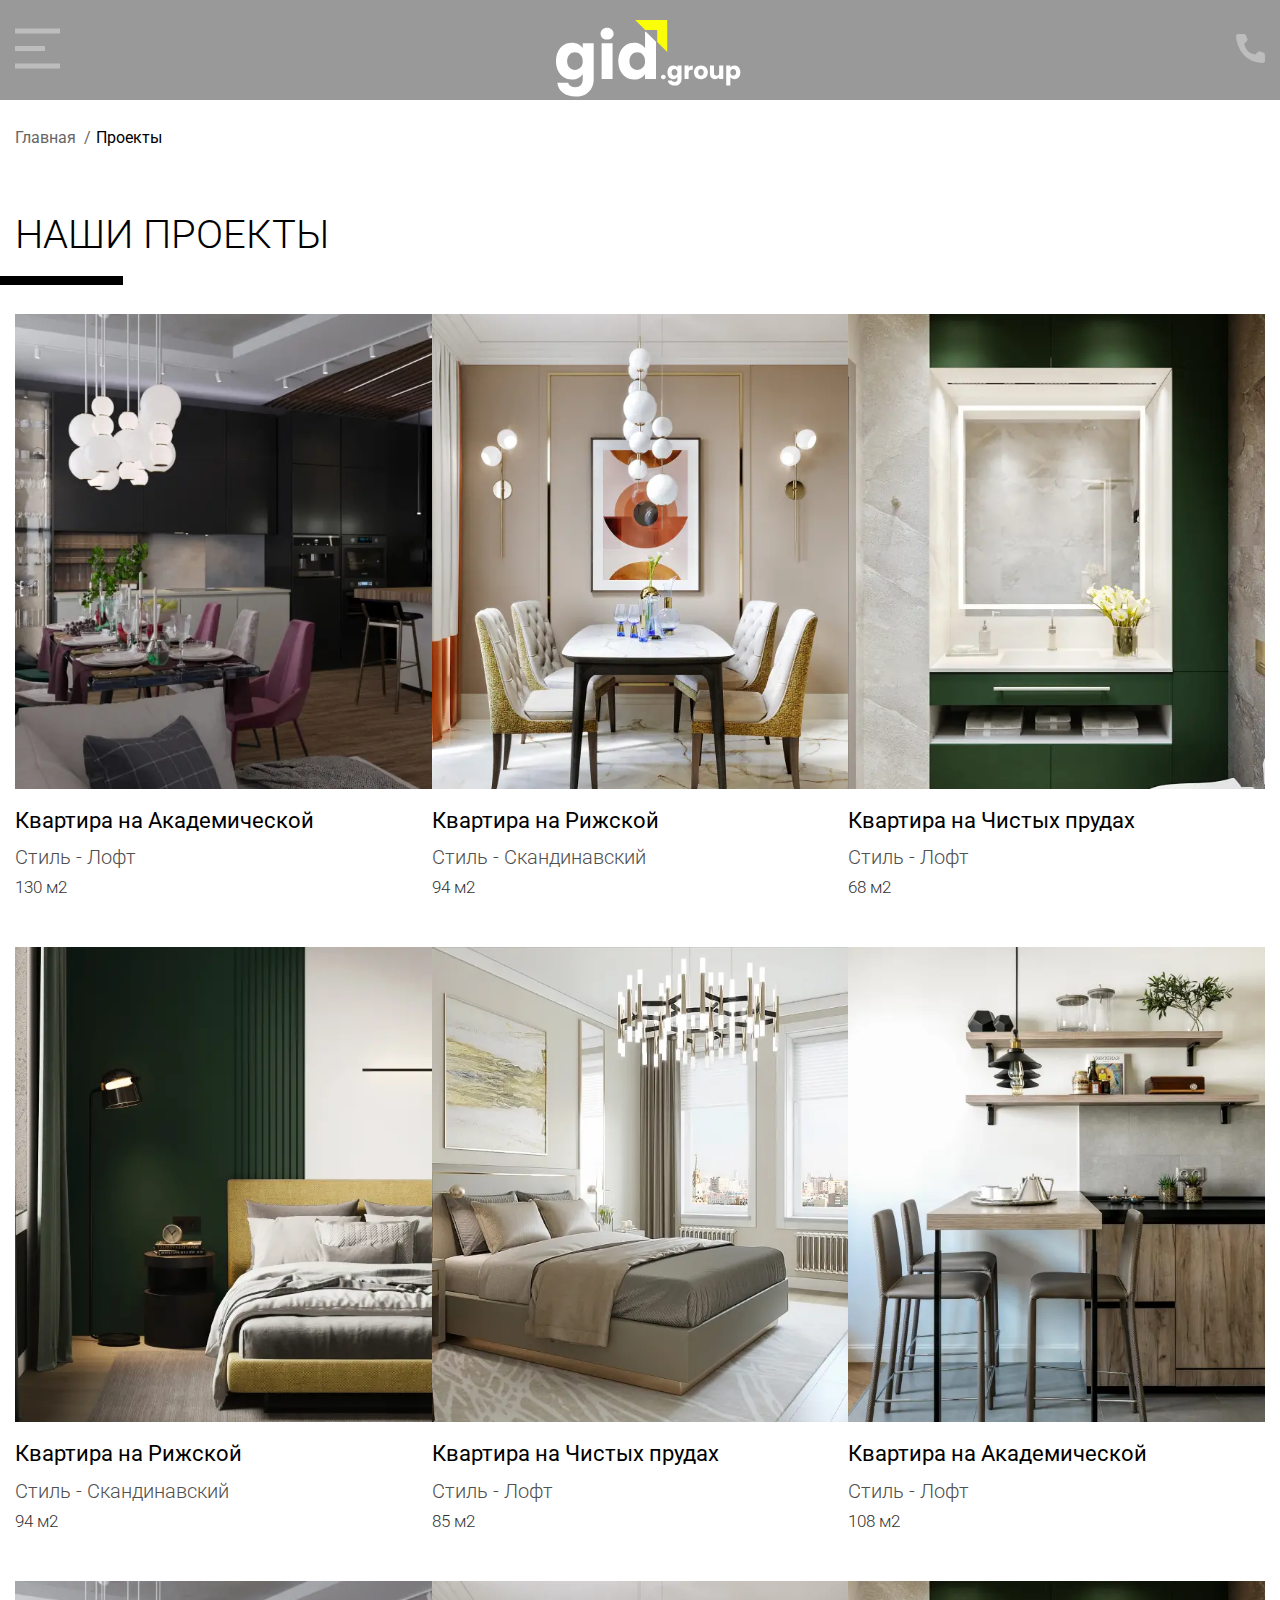
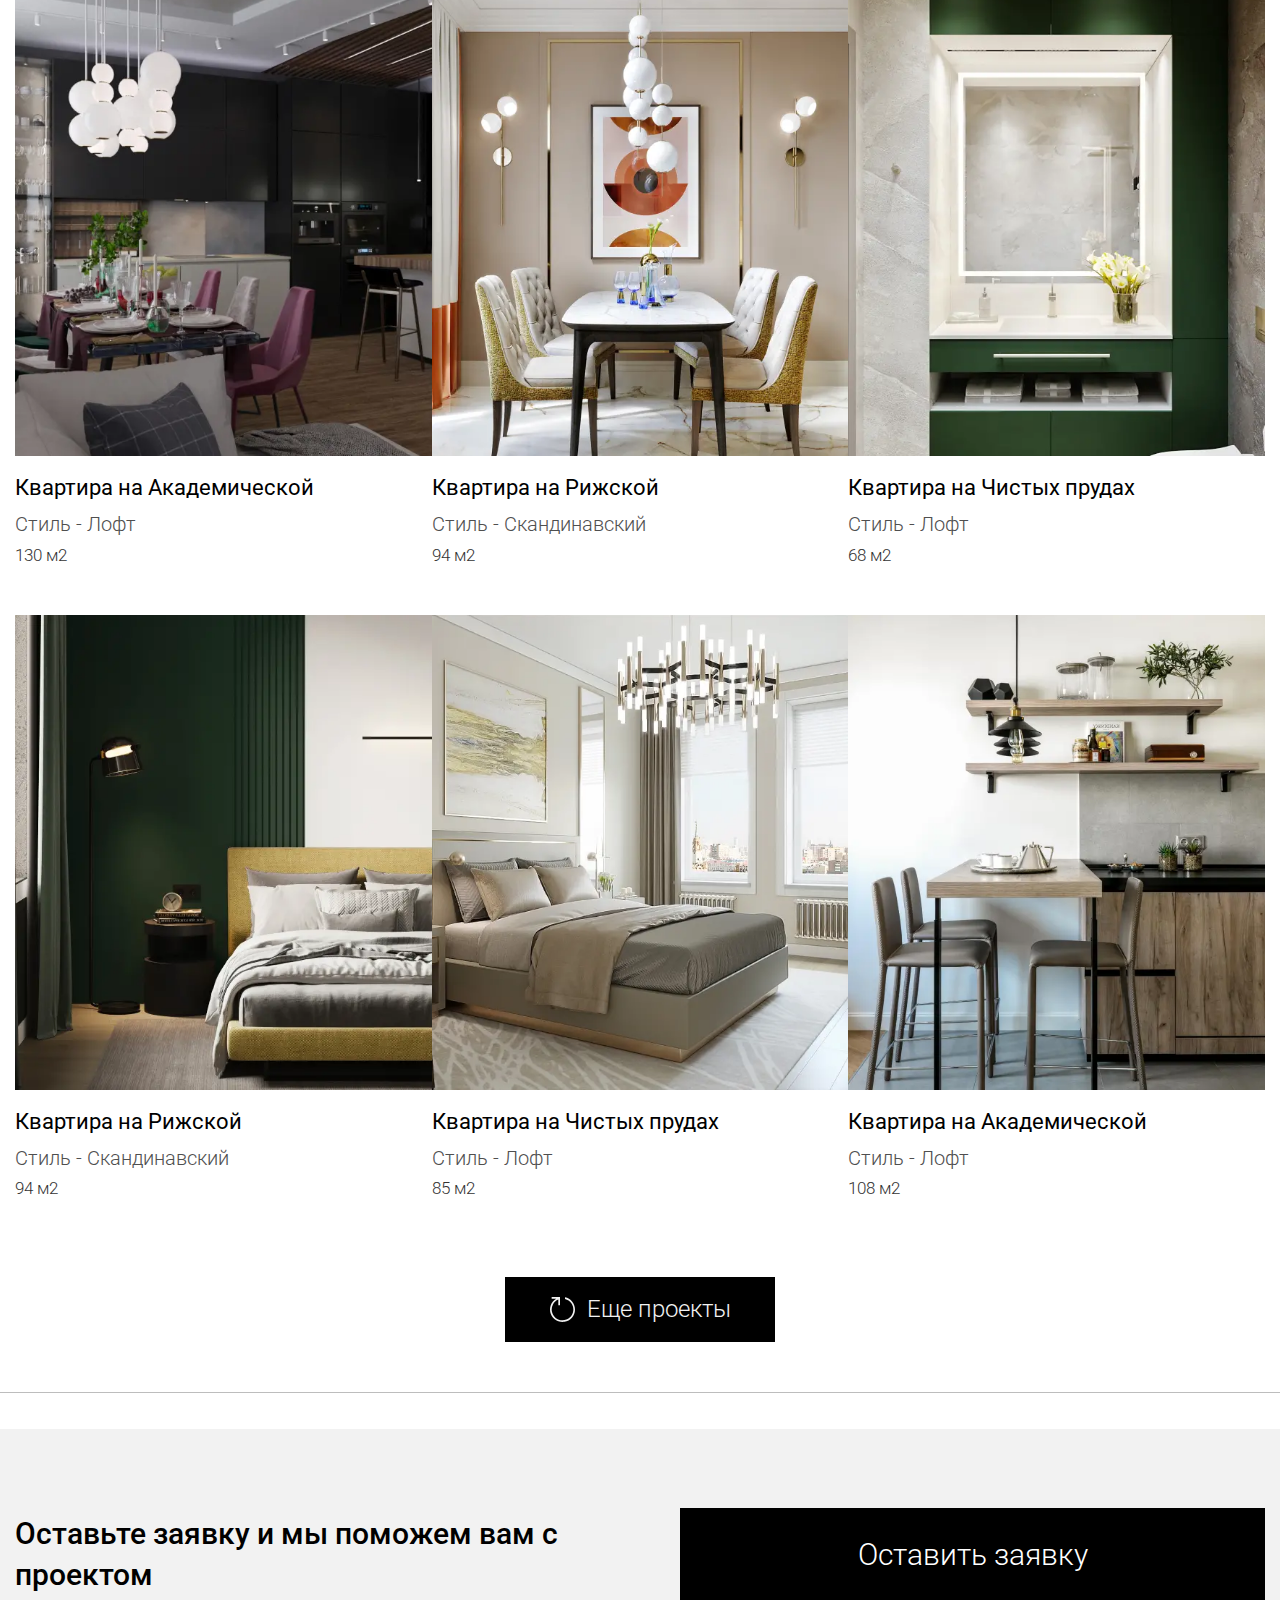
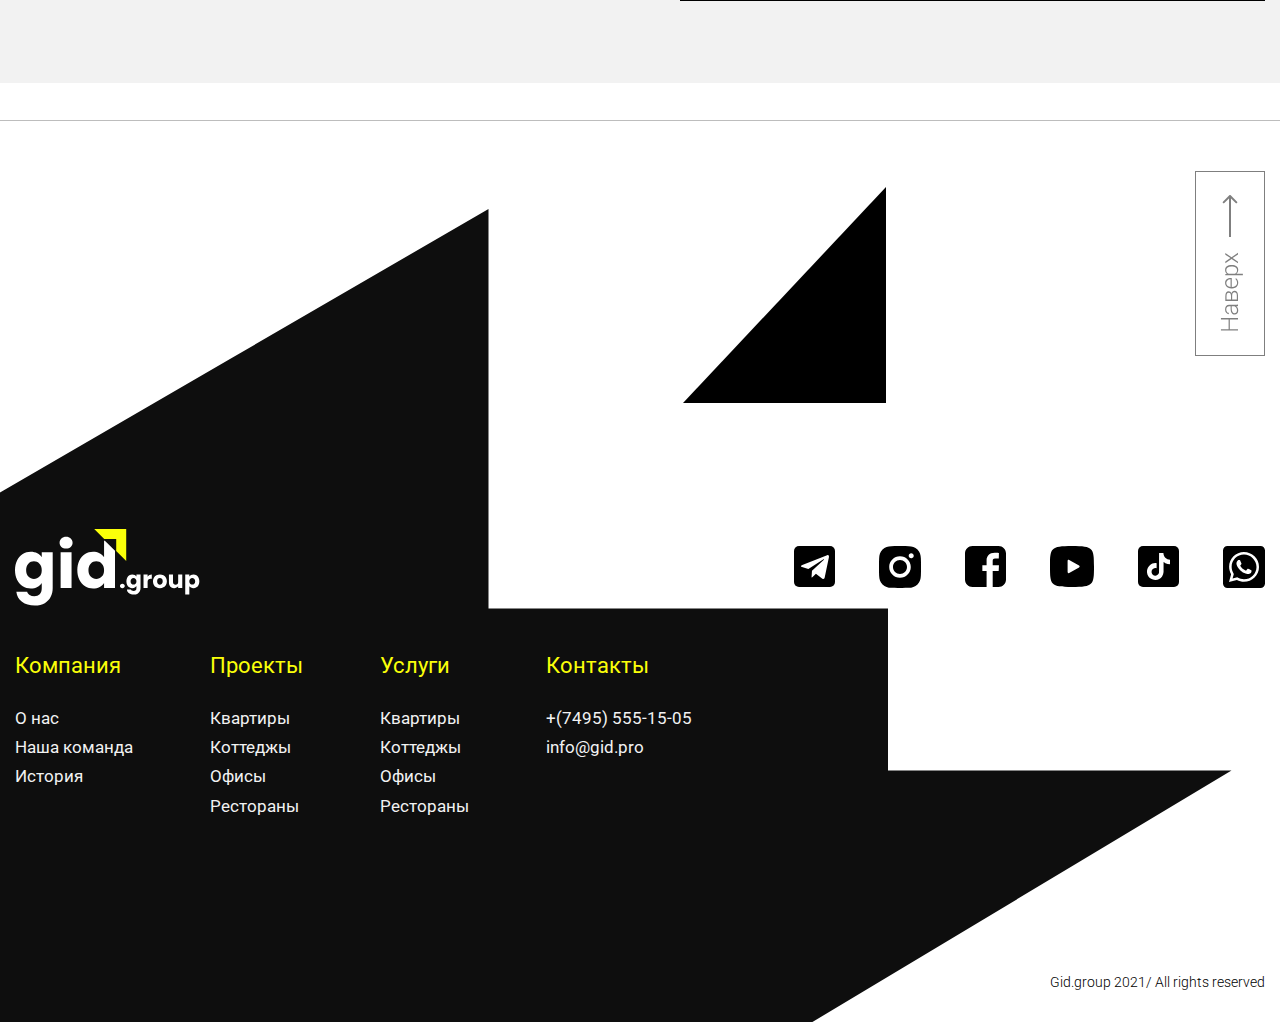
<file: projects.html>
<!DOCTYPE html>
<html lang="ru">

<head>
	<title>Gid.Group</title>
	<meta charset="UTF-8">
	<meta name="format-detection" content="telephone=no">
	<!-- <style>body{opacity: 0;}</style> -->
	<link rel="stylesheet" href="css/style.min.css?_v=20231115104911">
	<link rel="shortcut icon" href="favicon.ico">
	<!-- <meta name="robots" content="noindex, nofollow"> -->
	<meta name="description" content="Gid Group">
	<meta name="author" content="Wlad199">
	<meta name="viewport" content="width=device-width, initial-scale=1.0">
</head>

<body>
	<div class="wrapper">
		<header class="header">
			<div class="header__container">
				<div class="header__menu menu">
					<div class="menu__icon">
						<div class="menu__icon_open">
							<svg xmlns="http://www.w3.org/2000/svg" width="36" height="32" viewBox="0 0 36 32" fill="none">
								<path d="M0 0H36V4H0V0ZM0 14H24V18H0V14ZM0 28H36V32H0V28Z" fill="#BDBDBD" />
							</svg>
						</div>
						<div class="menu__icon_close">
							<svg xmlns="http://www.w3.org/2000/svg" width="51" height="51" viewBox="0 0 51 51" fill="none">
								<rect x="14.1426" y="11.3135" width="36" height="4" transform="rotate(45 14.1426 11.3135)" fill="#C4C4C4" />
								<rect x="39.5981" y="14.1421" width="36" height="4" transform="rotate(135 39.5981 14.1421)" fill="#C4C4C4" />
							</svg>
						</div>
					</div>
					<a href="./index.html" class="menu__logo">
						<svg xmlns="http://www.w3.org/2000/svg" width="185" height="77" viewBox="0 0 185 77" fill="none">
							<path fill-rule="evenodd" clip-rule="evenodd" d="M22.336 24.3118C20.4587 23.2878 18.2613 22.7758 15.744 22.7758C12.8 22.7758 10.1333 23.5225 7.744 25.0158C5.35467 26.5092 3.456 28.6425 2.048 31.4158C0.682667 34.1892 0 37.4105 0 41.0798C0 44.7492 0.682667 47.9918 2.048 50.8078C3.456 53.5812 5.35467 55.7358 7.744 57.2718C10.1333 58.7652 12.8 59.5118 15.744 59.5118C18.2613 59.5118 20.4587 58.9998 22.336 57.9758C24.2133 56.9092 25.6853 55.5438 26.752 53.8798V58.9358C26.752 61.7945 26.0693 63.8638 24.704 65.1438C23.3813 66.4665 21.5893 67.1278 19.328 67.1278C17.4507 67.1278 15.872 66.7225 14.592 65.9118C13.312 65.1438 12.5013 64.0772 12.16 62.7118H1.344C1.81333 66.9785 3.69067 70.3492 6.976 72.8238C10.2613 75.3412 14.5493 76.5998 19.84 76.5998C23.808 76.5998 27.1147 75.8105 29.76 74.2318C32.448 72.6532 34.432 70.5198 35.712 67.8318C37.0347 65.1865 37.696 62.2212 37.696 58.9358V23.2878H26.752V28.3438C25.728 26.6798 24.256 25.3358 22.336 24.3118ZM24.448 34.6798C25.984 36.2585 26.752 38.4132 26.752 41.1438C26.752 43.8745 25.984 46.0292 24.448 47.6078C22.9547 49.1865 21.12 49.9758 18.944 49.9758C16.768 49.9758 14.912 49.1865 13.376 47.6078C11.8827 45.9865 11.136 43.8105 11.136 41.0798C11.136 38.3492 11.8827 36.2158 13.376 34.6798C14.912 33.1012 16.768 32.3118 18.944 32.3118C21.12 32.3118 22.9547 33.1012 24.448 34.6798ZM46.3815 17.9118C47.6188 19.0212 49.1975 19.5758 51.1175 19.5758C52.9948 19.5758 54.5308 19.0212 55.7255 17.9118C56.9628 16.7598 57.5815 15.3518 57.5815 13.6878C57.5815 11.9812 56.9628 10.5732 55.7255 9.46384C54.5308 8.31184 52.9948 7.73584 51.1175 7.73584C49.1975 7.73584 47.6188 8.31184 46.3815 9.46384C45.1868 10.5732 44.5895 11.9812 44.5895 13.6878C44.5895 15.3518 45.1868 16.7598 46.3815 17.9118ZM45.6135 58.9998H56.5575V23.2878H45.6135V58.9998ZM64.3605 31.4158C62.9952 34.1892 62.3125 37.4105 62.3125 41.0798C62.3125 44.7492 62.9952 47.9918 64.3605 50.8078C65.7685 53.5812 67.6672 55.7358 70.0565 57.2718C72.4458 58.7652 75.1125 59.5118 78.0565 59.5118C80.5738 59.5118 82.7712 58.9998 84.6485 57.9758C86.5685 56.9518 88.0405 55.5865 89.0645 53.8798V58.9998H100.008V21.7923L94.716 16.4998L89.856 11.6398H89.0645V28.2158C87.9552 26.5518 86.4192 25.2292 84.4565 24.2478C82.5365 23.2665 80.4032 22.7758 78.0565 22.7758C75.1125 22.7758 72.4458 23.5225 70.0565 25.0158C67.6672 26.5092 65.7685 28.6425 64.3605 31.4158ZM86.7605 34.6798C88.2965 36.2585 89.0645 38.4132 89.0645 41.1438C89.0645 43.8745 88.2965 46.0292 86.7605 47.6078C85.2672 49.1865 83.4325 49.9758 81.2565 49.9758C79.0805 49.9758 77.2245 49.1865 75.6885 47.6078C74.1952 45.9865 73.4485 43.8105 73.4485 41.0798C73.4485 38.3492 74.1952 36.2158 75.6885 34.6798C77.2245 33.1012 79.0805 32.3118 81.2565 32.3118C83.4325 32.3118 85.2672 33.1012 86.7605 34.6798ZM105.59 58.5678C106.054 58.9838 106.646 59.1918 107.366 59.1918C108.07 59.1918 108.646 58.9838 109.094 58.5678C109.558 58.1358 109.79 57.6078 109.79 56.9838C109.79 56.3438 109.558 55.8078 109.094 55.3758C108.646 54.9438 108.07 54.7278 107.366 54.7278C106.646 54.7278 106.054 54.9438 105.59 55.3758C105.142 55.8078 104.918 56.3438 104.918 56.9838C104.918 57.6078 105.142 58.1358 105.59 58.5678ZM119.779 45.9918C119.075 45.6078 118.251 45.4158 117.307 45.4158C116.203 45.4158 115.203 45.6958 114.307 46.2558C113.411 46.8158 112.699 47.6158 112.171 48.6558C111.659 49.6958 111.403 50.9038 111.403 52.2798C111.403 53.6558 111.659 54.8718 112.171 55.9278C112.699 56.9678 113.411 57.7758 114.307 58.3518C115.203 58.9118 116.203 59.1918 117.307 59.1918C118.251 59.1918 119.075 58.9998 119.779 58.6158C120.483 58.2158 121.035 57.7038 121.435 57.0798V58.9758C121.435 60.0478 121.179 60.8238 120.667 61.3038C120.171 61.7998 119.499 62.0478 118.651 62.0478C117.947 62.0478 117.355 61.8958 116.875 61.5918C116.395 61.3038 116.091 60.9038 115.963 60.3918H111.907C112.083 61.9918 112.787 63.2558 114.019 64.1838C115.251 65.1278 116.859 65.5998 118.843 65.5998C120.331 65.5998 121.571 65.3038 122.563 64.7118C123.571 64.1198 124.315 63.3198 124.795 62.3118C125.291 61.3198 125.539 60.2078 125.539 58.9758V45.6078H121.435V47.5038C121.051 46.8798 120.499 46.3758 119.779 45.9918ZM120.571 49.8798C121.147 50.4718 121.435 51.2798 121.435 52.3038C121.435 53.3278 121.147 54.1358 120.571 54.7278C120.011 55.3198 119.323 55.6158 118.507 55.6158C117.691 55.6158 116.995 55.3198 116.419 54.7278C115.859 54.1198 115.579 53.3038 115.579 52.2798C115.579 51.2558 115.859 50.4558 116.419 49.8798C116.995 49.2878 117.691 48.9918 118.507 48.9918C119.323 48.9918 120.011 49.2878 120.571 49.8798ZM134.413 46.1118C133.693 46.5278 133.092 47.1038 132.613 47.8398V45.6078H128.508V58.9998H132.613V52.7838C132.613 51.6798 132.868 50.9118 133.38 50.4798C133.893 50.0318 134.661 49.8078 135.684 49.8078H136.812V45.4638C135.932 45.4638 135.133 45.6798 134.413 46.1118ZM141.318 58.3518C142.374 58.9118 143.558 59.1918 144.87 59.1918C146.182 59.1918 147.366 58.9118 148.422 58.3518C149.494 57.7918 150.334 56.9918 150.942 55.9518C151.566 54.8958 151.878 53.6798 151.878 52.3038C151.878 50.9278 151.574 49.7198 150.966 48.6798C150.358 47.6238 149.526 46.8158 148.47 46.2558C147.414 45.6958 146.23 45.4158 144.918 45.4158C143.606 45.4158 142.422 45.6958 141.366 46.2558C140.31 46.8158 139.478 47.6238 138.87 48.6798C138.262 49.7198 137.958 50.9278 137.958 52.3038C137.958 53.6958 138.254 54.9118 138.846 55.9518C139.454 56.9918 140.278 57.7918 141.318 58.3518ZM146.862 54.7758C146.318 55.3518 145.654 55.6398 144.87 55.6398C144.086 55.6398 143.43 55.3518 142.902 54.7758C142.39 54.1998 142.134 53.3758 142.134 52.3038C142.134 51.2158 142.398 50.3918 142.926 49.8318C143.454 49.2558 144.118 48.9678 144.918 48.9678C145.702 48.9678 146.358 49.2558 146.886 49.8318C147.43 50.4078 147.702 51.2318 147.702 52.3038C147.702 53.3758 147.422 54.1998 146.862 54.7758ZM167.279 58.9998V45.6078H163.175V52.8798C163.175 53.7758 162.943 54.4718 162.479 54.9678C162.015 55.4638 161.383 55.7118 160.583 55.7118C159.799 55.7118 159.175 55.4638 158.711 54.9678C158.247 54.4718 158.015 53.7758 158.015 52.8798V45.6078H153.935V53.4318C153.935 54.5998 154.151 55.6158 154.583 56.4798C155.015 57.3438 155.623 58.0078 156.407 58.4718C157.191 58.9198 158.095 59.1438 159.119 59.1438C159.983 59.1438 160.767 58.9678 161.471 58.6158C162.191 58.2478 162.759 57.7678 163.175 57.1758V58.9998H167.279ZM175.987 45.9918C175.283 46.3758 174.731 46.8798 174.331 47.5038V45.6078H170.227V65.3838H174.331V57.1278C174.731 57.7358 175.283 58.2318 175.987 58.6158C176.707 58.9998 177.531 59.1918 178.459 59.1918C179.563 59.1918 180.563 58.9118 181.459 58.3518C182.355 57.7758 183.059 56.9678 183.571 55.9278C184.099 54.8718 184.363 53.6558 184.363 52.2798C184.363 50.9038 184.099 49.6958 183.571 48.6558C183.059 47.6158 182.355 46.8158 181.459 46.2558C180.563 45.6958 179.563 45.4158 178.459 45.4158C177.515 45.4158 176.691 45.6078 175.987 45.9918ZM179.323 49.8798C179.899 50.4558 180.187 51.2558 180.187 52.2798C180.187 53.3038 179.899 54.1198 179.323 54.7278C178.747 55.3198 178.051 55.6158 177.235 55.6158C176.419 55.6158 175.723 55.3198 175.147 54.7278C174.587 54.1358 174.307 53.3278 174.307 52.3038C174.307 51.2798 174.587 50.4718 175.147 49.8798C175.723 49.2878 176.419 48.9918 177.235 48.9918C178.067 48.9918 178.763 49.2878 179.323 49.8798Z" fill="white" />
							<path fill-rule="evenodd" clip-rule="evenodd" d="M111.217 32V0H79.2168L89.2168 10H101.209V21.992L111.217 32Z" fill="#FAFF09" />
						</svg>
					</a>
					<nav class="menu__body">
						<ul class="menu__list">
							<li><a href="./index.html" class="menu-link">Главная</a></li>
							<li><a href="./design.html" class="menu-link">3D-Дизайн</a></li>
							<li><a href="./repairs.html" class="menu-link">Ремонт</a></li>
							<li><a href="./project.html" class="menu-link">Строительство</a></li>
							<li><a href="./projects.html" class="menu-link">Проекты</a></li>
							<!--<li><a href="#" class="menu-link">Ландшафтный дизайн</a></li>-->
						</ul>
						<ul class="menu__social">
							<li><a class="social-link" href="#">
									<svg class="svg_m" xmlns="http://www.w3.org/2000/svg" width="41" height="41" viewBox="0 0 41 41" fill="none">
										<rect width="41" height="41" rx="5" fill="#BDBDBD" />
										<path d="M34.9202 11.1844L30.6948 31.5513C30.3757 32.9885 29.5446 33.3463 28.3635 32.6696L21.9248 27.8203L18.8185 30.8746C18.4745 31.2263 18.1874 31.5196 17.5244 31.5196L17.9874 24.8182L29.9197 13.7981C30.4387 13.3258 29.8067 13.0631 29.1136 13.5364L14.362 23.0304L8.01134 20.9983C6.6302 20.5578 6.6052 19.5867 8.29938 18.909L33.139 9.12773C34.2891 8.68717 35.2952 9.38941 34.9202 11.1854V11.1844Z" fill="#333333" />
									</svg></a></li>
							<li><a class="social-link" href="#">
									<svg xmlns="http://www.w3.org/2000/svg" width="42" height="42" viewBox="0 0 42 42" fill="none">
										<path d="M20.9944 13.997C17.1383 13.997 13.9915 17.1439 13.9915 21C13.9915 24.8561 17.1383 28.003 20.9944 28.003C24.8504 28.003 27.9972 24.8561 27.9972 21C27.9972 17.1439 24.8504 13.997 20.9944 13.997ZM41.9977 21C41.9977 18.1 42.0239 15.2263 41.8611 12.3316C41.6982 8.96937 40.9312 5.98536 38.4726 3.52669C36.0087 1.06278 33.03 0.301015 29.6678 0.138155C26.7679 -0.0247052 23.8943 0.00156264 20.9996 0.00156264C18.0997 0.00156264 15.2261 -0.0247052 12.3314 0.138155C8.9692 0.301015 5.98524 1.06803 3.52663 3.52669C1.06276 5.99061 0.301009 8.96937 0.138152 12.3316C-0.0247047 15.2316 0.00156261 18.1053 0.00156261 21C0.00156261 23.8947 -0.0247047 26.7737 0.138152 29.6684C0.301009 33.0306 1.06801 36.0146 3.52663 38.4733C5.9905 40.9372 8.9692 41.699 12.3314 41.8618C15.2313 42.0247 18.105 41.9984 20.9996 41.9984C23.8995 41.9984 26.7732 42.0247 29.6678 41.8618C33.03 41.699 36.014 40.932 38.4726 38.4733C40.9365 36.0094 41.6982 33.0306 41.8611 29.6684C42.0292 26.7737 41.9977 23.9 41.9977 21ZM20.9944 31.775C15.0317 31.775 10.2195 26.9628 10.2195 21C10.2195 15.0372 15.0317 10.225 20.9944 10.225C26.957 10.225 31.7692 15.0372 31.7692 21C31.7692 26.9628 26.957 31.775 20.9944 31.775ZM32.2105 12.3001C30.8183 12.3001 29.6941 11.1759 29.6941 9.78367C29.6941 8.39148 30.8183 7.26722 32.2105 7.26722C33.6026 7.26722 34.7269 8.39148 34.7269 9.78367C34.7273 10.1143 34.6625 10.4417 34.5362 10.7472C34.4099 11.0527 34.2245 11.3302 33.9908 11.564C33.757 11.7978 33.4794 11.9831 33.174 12.1094C32.8685 12.2357 32.541 12.3005 32.2105 12.3001Z" fill="#BDBDBD" />
									</svg>
								</a></li>
							<li><a class="social-link" href="#">
									<svg xmlns="http://www.w3.org/2000/svg" width="41" height="41" viewBox="0 0 41 41" fill="none">
										<path d="M7.48635 0C3.33924 0 0 3.33924 0 7.48634V33.5136C0 37.6607 3.33924 41 7.48635 41H21.5929V24.9715H17.3546V19.2008H21.5929V14.2706C21.5929 10.3971 24.0972 6.84059 29.866 6.84059C32.2016 6.84059 33.9288 7.06482 33.9288 7.06482L33.793 12.4538C33.793 12.4538 32.0315 12.4371 30.1094 12.4371C28.0291 12.4371 27.6955 13.3956 27.6955 14.9868V19.2008H33.9583L33.6854 24.9716H27.6955V41H33.5136C37.6608 41 41 37.6608 41 33.5137V7.48638C41 3.33928 37.6608 4.09999e-05 33.5136 4.09999e-05H7.48631L7.48635 0Z" fill="#BDBDBD" />
									</svg>
								</a></li>
							<li><a class="social-link" href="#">
									<svg xmlns="http://www.w3.org/2000/svg" width="44" height="41" viewBox="0 0 44 41" fill="none">
										<path d="M22 0C0.3784 0 0 2.32688 0 20.5C0 38.6731 0.3784 41 22 41C43.6216 41 44 38.6731 44 20.5C44 2.32688 43.6216 0 22 0ZM29.051 21.3892L19.173 26.9695C18.3084 27.454 17.6 26.9109 17.6 25.7555V15.2445C17.6 14.0918 18.3084 13.546 19.173 14.0305L29.051 19.6108C29.9156 20.1006 29.9156 20.8993 29.051 21.3892Z" fill="#BDBDBD" />
									</svg>
								</a></li>
							<li><a class="social-link" href="#">
									<svg class="svg_m" xmlns="http://www.w3.org/2000/svg" width="41" height="41" viewBox="0 0 41 41" fill="none">
										<rect width="41" height="41" rx="5" fill="#BDBDBD" />
										<path d="M21.0811 7.02278C22.5248 7 23.9602 7.0135 25.3939 7C25.4808 8.72219 26.088 10.4764 27.324 11.694C28.5575 12.942 30.3024 13.5133 32 13.7065V18.2368C30.4091 18.1837 28.8107 17.8461 27.367 17.1475C26.7383 16.8572 26.1525 16.4834 25.5792 16.1012C25.5718 19.3886 25.5925 22.6718 25.5585 25.9457C25.4725 27.5186 24.9637 29.0838 24.0669 30.3799C22.624 32.5375 20.1198 33.9441 17.5476 33.9879C15.97 34.0799 14.3939 33.6411 13.0495 32.8328C10.8216 31.4928 9.25382 29.0399 9.02548 26.4073C8.99672 25.8497 8.9923 25.2911 9.01225 24.7332C9.2108 22.5925 10.2491 20.5446 11.8607 19.1515C13.6874 17.5289 16.2463 16.756 18.6422 17.2133C18.6645 18.8798 18.5992 20.5446 18.5992 22.2111C17.5046 21.8499 16.2256 21.9512 15.2692 22.6288C14.5695 23.0989 14.0407 23.7906 13.7643 24.5973C13.536 25.1677 13.6014 25.8014 13.6146 26.4073C13.8769 28.2535 15.6175 29.8052 17.4757 29.6373C18.7075 29.6238 19.8881 28.8948 20.5301 27.8274C20.7378 27.4536 20.9702 27.0714 20.9827 26.6317C21.091 24.6193 21.048 22.6153 21.0613 20.6028C21.0704 16.0674 21.048 11.5447 21.0819 7.02363L21.0811 7.02278Z" fill="#333333" />
									</svg>
								</a></li>
							<li><a class="social-link" href="#">
									<svg xmlns="http://www.w3.org/2000/svg" width="42" height="42" viewBox="0 0 42 42" fill="none">
										<path d="M21 8.5125C14.1844 8.5125 8.64375 14.0531 8.63437 20.8688C8.63437 23.2031 9.29063 25.4813 10.5281 27.4406L10.8188 27.9094L9.57187 32.4656L14.25 31.2375L14.7 31.5094C16.5938 32.6344 18.7687 33.2344 20.9906 33.2344H21C27.8062 33.2344 33.4969 27.6937 33.4969 20.8781C33.4969 17.5781 32.0719 14.475 29.7375 12.1406C27.3938 9.79688 24.3 8.5125 21 8.5125ZM28.2656 26.175C27.9562 27.0469 26.475 27.8344 25.7625 27.9375C24.5812 28.1156 23.6625 28.0219 21.3094 27.0094C17.5875 25.3969 15.15 21.6469 14.9625 21.4031C14.775 21.1594 13.4437 19.3875 13.4437 17.5594C13.4437 15.7313 14.4 14.8312 14.7469 14.4562C15.0844 14.0812 15.4875 13.9875 15.7406 13.9875C15.9844 13.9875 16.2375 13.9875 16.4531 13.9969C16.6781 14.0063 16.9875 13.9125 17.2875 14.6344C17.5969 15.375 18.3375 17.2031 18.4313 17.3906C18.525 17.5781 18.5906 17.7937 18.4594 18.0375C17.7469 19.4625 16.9875 19.4062 17.3719 20.0625C18.8062 22.5281 20.2406 23.3813 22.425 24.4781C22.8 24.6656 23.0156 24.6375 23.2313 24.3844C23.4469 24.1406 24.1594 23.2969 24.4031 22.9313C24.6469 22.5563 24.9 22.6219 25.2375 22.7438C25.575 22.8656 27.4031 23.7656 27.7781 23.9531C28.1531 24.1406 28.3969 24.2344 28.4906 24.3844C28.575 24.5625 28.575 25.3125 28.2656 26.175ZM37.5 0H4.5C2.01562 0 0 2.01562 0 4.5V37.5C0 39.9844 2.01562 42 4.5 42H37.5C39.9844 42 42 39.9844 42 37.5V4.5C42 2.01562 39.9844 0 37.5 0ZM20.9906 35.7375C18.4969 35.7375 16.05 35.1094 13.8844 33.9281L6 36L8.10938 28.2937C6.80625 26.0437 6.12188 23.4844 6.12188 20.8594C6.13125 12.6656 12.7969 6 20.9906 6C24.9656 6 28.6969 7.54688 31.5094 10.3594C34.3125 13.1719 36 16.9031 36 20.8781C36 29.0719 29.1844 35.7375 20.9906 35.7375Z" fill="#BDBDBD" />
									</svg>
								</a></li>
						</ul>
					</nav>
					<a href="#" data-popup="#callback" class="menu__call">
						<svg xmlns="http://www.w3.org/2000/svg" width="29" height="29" viewBox="0 0 29 29" fill="none">
							<path d="M19.3346 20.6101L21.8317 18.1119C22.1681 17.7796 22.5936 17.5521 23.0567 17.4571C23.5198 17.3621 24.0005 17.4036 24.4404 17.5766L27.4839 18.7922C27.9284 18.9728 28.3097 19.2809 28.5795 19.6779C28.8493 20.0748 28.9956 20.5428 29 21.0228V26.5991C28.9974 26.9256 28.9288 27.2482 28.7983 27.5475C28.6678 27.8468 28.4781 28.1166 28.2406 28.3406C28.0031 28.5646 27.7228 28.7383 27.4165 28.8511C27.1102 28.9638 26.7842 29.0134 26.4582 28.9969C5.13184 27.6697 0.82866 9.60246 0.0148465 2.68783C-0.0229313 2.34827 0.0115853 2.00456 0.116125 1.67931C0.220665 1.35405 0.39286 1.05463 0.62138 0.800733C0.8499 0.546836 1.12957 0.344221 1.44198 0.206217C1.7544 0.0682136 2.09248 -0.00205115 2.43399 4.55797e-05H7.81854C8.29904 0.00146842 8.76812 0.146666 9.16545 0.416964C9.56279 0.687261 9.87021 1.0703 10.0482 1.5168L11.2633 4.56147C11.442 4.99985 11.4875 5.48116 11.3944 5.9453C11.3012 6.40944 11.0734 6.83582 10.7394 7.17119L8.24217 9.66938C8.24217 9.66938 9.68028 19.4056 19.3346 20.6101Z" fill="#BDBDBD" />
						</svg>
					</a>
				</div>
			</div>
		</header>

		<main class="page">
			<div class="crumbs">
				<div class="crumbs__container">
					<ul class="crumbs__list">
						<li><a href="./index.html">Главная</a></li>
						<!--<li><a href="#">Проекты </a></li>-->
						<li><span>Проекты</span></li>
					</ul>
				</div>
			</div>
			<section class="projects">
				<div class="our-projects">
					<div class="our-projects__container">
						<h3 class="our-projects__title headline">НАШИ ПРОЕКТЫ</h3>
						<div class="our-projects__box" data-showmore="items">
							<div class="our-projects__body" data-showmore-content="2">
								<div class="our-projects__element">
									<div class="our-projects__item item-project">
										<div class="item-project__image">
											<picture><source srcset="img/projects/01.webp" type="image/webp"><img src="img/projects/01.jpg" alt="image"></picture>
											<a href="./project.html" class="item-project__button">Смотреть проект</a>
										</div>
										<div class="item-project__description">
											<div class="item-project__sub-title">Квартира на Академической</div>
											<div class="item-project__param">
												<div class="item-project__style">Стиль - Лофт</div>
												<div class="item-project__space">130 м2</div>
											</div>
										</div>
									</div>
									<div class="our-projects__item item-project">
										<div class="item-project__image">
											<picture><source srcset="img/projects/02.webp" type="image/webp"><img src="img/projects/02.jpg" alt="image"></picture>
											<a href="./project.html" class="item-project__button">Смотреть проект</a>
										</div>
										<div class="item-project__description">
											<div class="item-project__sub-title">Квартира на Рижской</div>
											<div class="item-project__param">
												<div class="item-project__style">Стиль - Скандинавский</div>
												<div class="item-project__space">94 м2</div>
											</div>
										</div>
									</div>
									<div class="our-projects__item item-project">
										<div class="item-project__image">
											<picture><source srcset="img/projects/03.webp" type="image/webp"><img src="img/projects/03.jpg" alt="image"></picture>
											<a href="./project.html" class="item-project__button">Смотреть проект</a>
										</div>
										<div class="item-project__description">
											<div class="item-project__sub-title">Квартира на Чистых прудах</div>
											<div class="item-project__param">
												<div class="item-project__style">Стиль - Лофт</div>
												<div class="item-project__space">68 м2</div>
											</div>
										</div>
									</div>
									<div class="our-projects__item item-project">
										<div class="item-project__image">
											<picture><source srcset="img/projects/04.webp" type="image/webp"><img src="img/projects/04.jpg" alt="image"></picture>
											<a href="./project.html" class="item-project__button">Смотреть проект</a>
										</div>
										<div class="item-project__description">
											<div class="item-project__sub-title">Квартира на Рижской</div>
											<div class="item-project__param">
												<div class="item-project__style">Стиль - Скандинавский</div>
												<div class="item-project__space">94 м2</div>
											</div>
										</div>
									</div>
									<div class="our-projects__item item-project">
										<div class="item-project__image">
											<picture><source srcset="img/projects/05.webp" type="image/webp"><img src="img/projects/05.jpg" alt="image"></picture>
											<a href="./project.html" class="item-project__button">Смотреть проект</a>
										</div>
										<div class="item-project__description">
											<div class="item-project__sub-title">Квартира на Чистых прудах</div>
											<div class="item-project__param">
												<div class="item-project__style">Стиль - Лофт</div>
												<div class="item-project__space">85 м2</div>
											</div>
										</div>
									</div>
									<div class="our-projects__item item-project">
										<div class="item-project__image">
											<picture><source srcset="img/projects/06.webp" type="image/webp"><img src="img/projects/06.jpg" alt="image"></picture>
											<a href="./project.html" class="item-project__button">Смотреть проект</a>
										</div>
										<div class="item-project__description">
											<div class="item-project__sub-title">Квартира на Академической</div>
											<div class="item-project__param">
												<div class="item-project__style">Стиль - Лофт</div>
												<div class="item-project__space">108 м2</div>
											</div>
										</div>
									</div>
								</div>
								<div class="our-projects__element">
									<div class="our-projects__item item-project">
										<div class="item-project__image">
											<picture><source srcset="img/projects/01.webp" type="image/webp"><img src="img/projects/01.jpg" alt="image"></picture>
											<a href="./project.html" class="item-project__button">Смотреть проект</a>
										</div>
										<div class="item-project__description">
											<div class="item-project__sub-title">Квартира на Академической</div>
											<div class="item-project__param">
												<div class="item-project__style">Стиль - Лофт</div>
												<div class="item-project__space">130 м2</div>
											</div>
										</div>
									</div>
									<div class="our-projects__item item-project">
										<div class="item-project__image">
											<picture><source srcset="img/projects/02.webp" type="image/webp"><img src="img/projects/02.jpg" alt="image"></picture>
											<a href="./project.html" class="item-project__button">Смотреть проект</a>
										</div>
										<div class="item-project__description">
											<div class="item-project__sub-title">Квартира на Рижской</div>
											<div class="item-project__param">
												<div class="item-project__style">Стиль - Скандинавский</div>
												<div class="item-project__space">94 м2</div>
											</div>
										</div>
									</div>
									<div class="our-projects__item item-project">
										<div class="item-project__image">
											<picture><source srcset="img/projects/03.webp" type="image/webp"><img src="img/projects/03.jpg" alt="image"></picture>
											<a href="./project.html" class="item-project__button">Смотреть проект</a>
										</div>
										<div class="item-project__description">
											<div class="item-project__sub-title">Квартира на Чистых прудах</div>
											<div class="item-project__param">
												<div class="item-project__style">Стиль - Лофт</div>
												<div class="item-project__space">68 м2</div>
											</div>
										</div>
									</div>
									<div class="our-projects__item item-project">
										<div class="item-project__image">
											<picture><source srcset="img/projects/04.webp" type="image/webp"><img src="img/projects/04.jpg" alt="image"></picture>
											<a href="./project.html" class="item-project__button">Смотреть проект</a>
										</div>
										<div class="item-project__description">
											<div class="item-project__sub-title">Квартира на Рижской</div>
											<div class="item-project__param">
												<div class="item-project__style">Стиль - Скандинавский</div>
												<div class="item-project__space">94 м2</div>
											</div>
										</div>
									</div>
									<div class="our-projects__item item-project">
										<div class="item-project__image">
											<picture><source srcset="img/projects/05.webp" type="image/webp"><img src="img/projects/05.jpg" alt="image"></picture>
											<a href="./project.html" class="item-project__button">Смотреть проект</a>
										</div>
										<div class="item-project__description">
											<div class="item-project__sub-title">Квартира на Чистых прудах</div>
											<div class="item-project__param">
												<div class="item-project__style">Стиль - Лофт</div>
												<div class="item-project__space">85 м2</div>
											</div>
										</div>
									</div>
									<div class="our-projects__item item-project">
										<div class="item-project__image">
											<picture><source srcset="img/projects/06.webp" type="image/webp"><img src="img/projects/06.jpg" alt="image"></picture>
											<a href="./project.html" class="item-project__button">Смотреть проект</a>
										</div>
										<div class="item-project__description">
											<div class="item-project__sub-title">Квартира на Академической</div>
											<div class="item-project__param">
												<div class="item-project__style">Стиль - Лофт</div>
												<div class="item-project__space">108 м2</div>
											</div>
										</div>
									</div>
								</div>
								<div class="our-projects__element">
									<div class="our-projects__item item-project">
										<div class="item-project__image">
											<picture><source srcset="img/projects/01.webp" type="image/webp"><img src="img/projects/01.jpg" alt="image"></picture>
											<a href="./project.html" class="item-project__button">Смотреть проект</a>
										</div>
										<div class="item-project__description">
											<div class="item-project__sub-title">Квартира на Академической</div>
											<div class="item-project__param">
												<div class="item-project__style">Стиль - Лофт</div>
												<div class="item-project__space">130 м2</div>
											</div>
										</div>
									</div>
									<div class="our-projects__item item-project">
										<div class="item-project__image">
											<picture><source srcset="img/projects/02.webp" type="image/webp"><img src="img/projects/02.jpg" alt="image"></picture>
											<a href="./project.html" class="item-project__button">Смотреть проект</a>
										</div>
										<div class="item-project__description">
											<div class="item-project__sub-title">Квартира на Рижской</div>
											<div class="item-project__param">
												<div class="item-project__style">Стиль - Скандинавский</div>
												<div class="item-project__space">94 м2</div>
											</div>
										</div>
									</div>
									<div class="our-projects__item item-project">
										<div class="item-project__image">
											<picture><source srcset="img/projects/03.webp" type="image/webp"><img src="img/projects/03.jpg" alt="image"></picture>
											<a href="./project.html" class="item-project__button">Смотреть проект</a>
										</div>
										<div class="item-project__description">
											<div class="item-project__sub-title">Квартира на Чистых прудах</div>
											<div class="item-project__param">
												<div class="item-project__style">Стиль - Лофт</div>
												<div class="item-project__space">68 м2</div>
											</div>
										</div>
									</div>
									<div class="our-projects__item item-project">
										<div class="item-project__image">
											<picture><source srcset="img/projects/04.webp" type="image/webp"><img src="img/projects/04.jpg" alt="image"></picture>
											<a href="./project.html" class="item-project__button">Смотреть проект</a>
										</div>
										<div class="item-project__description">
											<div class="item-project__sub-title">Квартира на Рижской</div>
											<div class="item-project__param">
												<div class="item-project__style">Стиль - Скандинавский</div>
												<div class="item-project__space">94 м2</div>
											</div>
										</div>
									</div>
									<div class="our-projects__item item-project">
										<div class="item-project__image">
											<picture><source srcset="img/projects/05.webp" type="image/webp"><img src="img/projects/05.jpg" alt="image"></picture>
											<a href="./project.html" class="item-project__button">Смотреть проект</a>
										</div>
										<div class="item-project__description">
											<div class="item-project__sub-title">Квартира на Чистых прудах</div>
											<div class="item-project__param">
												<div class="item-project__style">Стиль - Лофт</div>
												<div class="item-project__space">85 м2</div>
											</div>
										</div>
									</div>
									<div class="our-projects__item item-project">
										<div class="item-project__image">
											<picture><source srcset="img/projects/06.webp" type="image/webp"><img src="img/projects/06.jpg" alt="image"></picture>
											<a href="./project.html" class="item-project__button">Смотреть проект</a>
										</div>
										<div class="item-project__description">
											<div class="item-project__sub-title">Квартира на Академической</div>
											<div class="item-project__param">
												<div class="item-project__style">Стиль - Лофт</div>
												<div class="item-project__space">108 м2</div>
											</div>
										</div>
									</div>
								</div>
								<div class="our-projects__element">
									<div class="our-projects__item item-project">
										<div class="item-project__image">
											<picture><source srcset="img/projects/01.webp" type="image/webp"><img src="img/projects/01.jpg" alt="image"></picture>
											<a href="./project.html" class="item-project__button">Смотреть проект</a>
										</div>
										<div class="item-project__description">
											<div class="item-project__sub-title">Квартира на Академической</div>
											<div class="item-project__param">
												<div class="item-project__style">Стиль - Лофт</div>
												<div class="item-project__space">130 м2</div>
											</div>
										</div>
									</div>
									<div class="our-projects__item item-project">
										<div class="item-project__image">
											<picture><source srcset="img/projects/02.webp" type="image/webp"><img src="img/projects/02.jpg" alt="image"></picture>
											<a href="./project.html" class="item-project__button">Смотреть проект</a>
										</div>
										<div class="item-project__description">
											<div class="item-project__sub-title">Квартира на Рижской</div>
											<div class="item-project__param">
												<div class="item-project__style">Стиль - Скандинавский</div>
												<div class="item-project__space">94 м2</div>
											</div>
										</div>
									</div>
									<div class="our-projects__item item-project">
										<div class="item-project__image">
											<picture><source srcset="img/projects/03.webp" type="image/webp"><img src="img/projects/03.jpg" alt="image"></picture>
											<a href="./project.html" class="item-project__button">Смотреть проект</a>
										</div>
										<div class="item-project__description">
											<div class="item-project__sub-title">Квартира на Чистых прудах</div>
											<div class="item-project__param">
												<div class="item-project__style">Стиль - Лофт</div>
												<div class="item-project__space">68 м2</div>
											</div>
										</div>
									</div>
									<div class="our-projects__item item-project">
										<div class="item-project__image">
											<picture><source srcset="img/projects/04.webp" type="image/webp"><img src="img/projects/04.jpg" alt="image"></picture>
											<a href="./project.html" class="item-project__button">Смотреть проект</a>
										</div>
										<div class="item-project__description">
											<div class="item-project__sub-title">Квартира на Рижской</div>
											<div class="item-project__param">
												<div class="item-project__style">Стиль - Скандинавский</div>
												<div class="item-project__space">94 м2</div>
											</div>
										</div>
									</div>
									<div class="our-projects__item item-project">
										<div class="item-project__image">
											<picture><source srcset="img/projects/05.webp" type="image/webp"><img src="img/projects/05.jpg" alt="image"></picture>
											<a href="./project.html" class="item-project__button">Смотреть проект</a>
										</div>
										<div class="item-project__description">
											<div class="item-project__sub-title">Квартира на Чистых прудах</div>
											<div class="item-project__param">
												<div class="item-project__style">Стиль - Лофт</div>
												<div class="item-project__space">85 м2</div>
											</div>
										</div>
									</div>
									<div class="our-projects__item item-project">
										<div class="item-project__image">
											<picture><source srcset="img/projects/06.webp" type="image/webp"><img src="img/projects/06.jpg" alt="image"></picture>
											<a href="./project.html" class="item-project__button">Смотреть проект</a>
										</div>
										<div class="item-project__description">
											<div class="item-project__sub-title">Квартира на Академической</div>
											<div class="item-project__param">
												<div class="item-project__style">Стиль - Лофт</div>
												<div class="item-project__space">108 м2</div>
											</div>
										</div>
									</div>
								</div>
							</div>
							<button hidden data-showmore-button type="button" class="our-projects__button">
								<svg xmlns="http://www.w3.org/2000/svg" width="25" height="25" viewBox="0 0 25 25" fill="none">
									<path d="M1.65907 0H9.9924V8.33811H8.32573V2.48976C6.01685 3.45651 4.1136 5.19314 2.93925 7.40469C1.76489 9.61624 1.39184 12.1663 1.88345 14.6219C2.37506 17.0774 3.70103 19.287 5.63614 20.8753C7.57124 22.4636 9.99617 23.3327 12.4991 23.335C15.1568 23.3376 17.7227 22.3626 19.7087 20.5955C21.6947 18.8284 22.9622 16.3925 23.2701 13.7512C23.5779 11.1099 22.9047 8.44748 21.3784 6.27051C19.8522 4.09353 17.5794 2.55387 14.9924 1.94445V0.236803C17.8579 0.820193 20.4282 2.39029 22.2563 4.67391C24.0843 6.95754 25.0544 9.81015 24.9976 12.7354C24.9409 15.6607 23.861 18.4736 21.9458 20.6845C20.0306 22.8955 17.4013 24.3646 14.5154 24.8363C11.6294 25.3081 8.66958 24.7525 6.15072 23.2664C3.63187 21.7802 1.71346 19.4575 0.729271 16.7024C-0.254918 13.9472 -0.242593 10.934 0.7641 8.18702C1.77079 5.44003 3.70814 3.1331 6.23907 1.66762H1.65907V0Z" fill="#F2F2F2" />
								</svg>
								<span>Еще проекты</span>
								<span>Скрыть</span>
							</button>
						</div>
					</div>
				</div>
			</section>
			<div class="request">
				<div class="request__container">
					<div class="request__text">Оставьте заявку и мы поможем вам с проектом</div>
					<div class="request__button-block">
						<a href="#" data-popup="#question-1" class="request__button button-black">Оставить заявку</a>
					</div>
				</div>
			</div>
		</main>
		<footer class="footer">
			<div class="footer__container">
				<button class="back-home" data-goto=".page">
					<svg width="70" height="185" viewBox="0 0 70 185" fill="none" xmlns="http://www.w3.org/2000/svg">
						<rect x="0.5" y="184.5" width="184" height="69" transform="rotate(-90 0.5 184.5)" stroke="black" />
						<path d="M43 146.941L43 148.395L34.8203 148.395L34.8203 158.145L43 158.145L43 159.586L25.9375 159.586L25.9375 158.145L33.6016 158.145L33.6016 148.395L25.9375 148.395L25.9375 146.941L43 146.941ZM43 134.918C42.6016 135.059 42.0117 135.148 41.2305 135.188C41.8711 135.68 42.3672 136.309 42.7188 137.074C43.0625 137.832 43.2344 138.637 43.2344 139.488C43.2344 140.707 42.8945 141.695 42.2148 142.453C41.5352 143.203 40.6758 143.578 39.6367 143.578C38.4023 143.578 37.4258 143.066 36.707 142.043C35.9883 141.012 35.6289 139.578 35.6289 137.742L35.6289 135.199L34.1875 135.199C33.2813 135.199 32.5703 135.48 32.0547 136.043C31.5313 136.598 31.2695 137.41 31.2695 138.48C31.2695 139.457 31.5195 140.266 32.0195 140.906C32.5195 141.547 33.1211 141.867 33.8242 141.867L33.8125 143.273C32.8047 143.273 31.9336 142.805 31.1992 141.867C30.457 140.93 30.0859 139.777 30.0859 138.41C30.0859 136.996 30.4414 135.883 31.1523 135.07C31.8555 134.25 32.8398 133.828 34.1055 133.805L40.1055 133.805C41.332 133.805 42.25 133.676 42.8594 133.418L43 133.418L43 134.918ZM41.9922 139.324C41.9922 138.387 41.7656 137.551 41.3125 136.816C40.8594 136.074 40.2539 135.535 39.4961 135.199L36.707 135.199L36.707 137.707C36.7227 139.105 36.9805 140.199 37.4805 140.988C37.9727 141.777 38.6523 142.172 39.5195 142.172C40.2305 142.172 40.8203 141.91 41.2891 141.387C41.7578 140.855 41.9922 140.168 41.9922 139.324ZM43 129.902L30.3203 129.902L30.3203 125.25C30.3203 123.641 30.6094 122.406 31.1875 121.547C31.7578 120.688 32.5977 120.258 33.707 120.258C34.3398 120.258 34.9063 120.449 35.4063 120.832C35.8984 121.215 36.2578 121.773 36.4844 122.508C36.6406 121.68 36.9961 121.016 37.5508 120.516C38.1055 120.008 38.75 119.754 39.4844 119.754C40.6016 119.754 41.4688 120.168 42.0859 120.996C42.6953 121.816 43 122.98 43 124.488L43 129.902ZM37.1641 128.508L41.8281 128.508L41.8281 124.441C41.8281 123.387 41.625 122.574 41.2188 122.004C40.8125 121.434 40.2266 121.148 39.4609 121.148C38.7578 121.148 38.1992 121.434 37.7852 122.004C37.3711 122.574 37.1641 123.387 37.1641 124.441L37.1641 128.508ZM35.9922 128.508L35.9922 124.957C35.9609 122.754 35.2109 121.652 33.7422 121.652C32.9688 121.652 32.4063 121.957 32.0547 122.566C31.6953 123.168 31.5156 124.063 31.5156 125.25L31.5156 128.508L35.9922 128.508ZM43.2344 111.715C43.2344 112.793 42.9688 113.77 42.4375 114.645C41.9063 115.512 41.168 116.188 40.2227 116.672C39.2695 117.156 38.2031 117.398 37.0234 117.398L36.5195 117.398C35.3008 117.398 34.2031 117.164 33.2266 116.695C32.25 116.219 31.4844 115.559 30.9297 114.715C30.3672 113.871 30.0859 112.957 30.0859 111.973C30.0859 110.434 30.6133 109.215 31.668 108.316C32.7148 107.41 34.1484 106.957 35.9688 106.957L36.7539 106.957L36.7539 116.004L37.0234 116.004C38.4609 116.004 39.6602 115.594 40.6211 114.773C41.5742 113.945 42.0508 112.906 42.0508 111.656C42.0508 110.906 41.9141 110.246 41.6406 109.676C41.3672 109.098 40.9297 108.574 40.3281 108.105L40.9961 107.227C42.4883 108.258 43.2344 109.754 43.2344 111.715ZM31.2813 111.973C31.2813 113.027 31.668 113.918 32.4414 114.645C33.2148 115.363 34.2539 115.801 35.5586 115.957L35.5586 108.352L35.4063 108.352C34.1875 108.391 33.1953 108.738 32.4297 109.395C31.6641 110.051 31.2813 110.91 31.2813 111.973ZM36.7891 94.0313C38.7656 94.0313 40.3359 94.4688 41.5 95.3438C42.6563 96.2188 43.2344 97.3906 43.2344 98.8594C43.2344 100.594 42.625 101.922 41.4063 102.844L47.875 102.844L47.875 104.238L30.3203 104.238L30.3203 102.938L32.1133 102.867C30.7617 101.953 30.0859 100.629 30.0859 98.8945C30.0859 97.3789 30.6602 96.1914 31.8086 95.332C32.957 94.4648 34.5508 94.0313 36.5898 94.0313L36.7891 94.0313ZM36.543 95.4375C34.9258 95.4375 33.6484 95.7695 32.7109 96.4336C31.7734 97.0977 31.3047 98.0234 31.3047 99.2109C31.3047 100.07 31.5117 100.809 31.9258 101.426C32.3398 102.043 32.9414 102.516 33.7305 102.844L39.8125 102.844C40.5391 102.508 41.0938 102.027 41.4766 101.402C41.8594 100.777 42.0508 100.039 42.0508 99.1875C42.0508 98.0078 41.582 97.0898 40.6445 96.4336C39.6992 95.7695 38.332 95.4375 36.543 95.4375ZM35.4648 87.1172L30.3203 83.6953L30.3203 82.0313L36.543 86.332L43 81.8438L43 83.4961L37.6328 87.1055L43 90.7148L43 92.3672L36.543 87.8906L30.3203 92.1914L30.3203 90.5391L35.4648 87.1172Z" fill="black" />
						<path d="M35.7071 24.2929C35.3166 23.9024 34.6834 23.9024 34.2929 24.2929L27.9289 30.6569C27.5384 31.0474 27.5384 31.6805 27.9289 32.0711C28.3195 32.4616 28.9526 32.4616 29.3431 32.0711L35 26.4142L40.6569 32.0711C41.0474 32.4616 41.6805 32.4616 42.0711 32.0711C42.4616 31.6805 42.4616 31.0474 42.0711 30.6569L35.7071 24.2929ZM36 66L36 25L34 25L34 66L36 66Z" fill="black" />
					</svg>
				</button>
				<div class="footer__top top-footer">
					<div class="top-footer__logo">
						<svg xmlns="http://www.w3.org/2000/svg" width="185" height="77" viewBox="0 0 185 77" fill="none">
							<path fill-rule="evenodd" clip-rule="evenodd" d="M22.336 24.3123C20.4587 23.2883 18.2613 22.7763 15.744 22.7763C12.8 22.7763 10.1333 23.523 7.744 25.0163C5.35467 26.5097 3.456 28.643 2.048 31.4163C0.682667 34.1897 0 37.411 0 41.0803C0 44.7497 0.682667 47.9923 2.048 50.8083C3.456 53.5817 5.35467 55.7363 7.744 57.2723C10.1333 58.7657 12.8 59.5123 15.744 59.5123C18.2613 59.5123 20.4587 59.0003 22.336 57.9763C24.2133 56.9097 25.6853 55.5443 26.752 53.8803V58.9363C26.752 61.795 26.0693 63.8643 24.704 65.1443C23.3813 66.467 21.5893 67.1283 19.328 67.1283C17.4507 67.1283 15.872 66.723 14.592 65.9123C13.312 65.1443 12.5013 64.0777 12.16 62.7123H1.344C1.81333 66.979 3.69067 70.3497 6.976 72.8243C10.2613 75.3417 14.5493 76.6003 19.84 76.6003C23.808 76.6003 27.1147 75.811 29.76 74.2323C32.448 72.6537 34.432 70.5203 35.712 67.8323C37.0347 65.187 37.696 62.2217 37.696 58.9363V23.2883H26.752V28.3443C25.728 26.6803 24.256 25.3363 22.336 24.3123ZM24.448 34.6803C25.984 36.259 26.752 38.4137 26.752 41.1443C26.752 43.875 25.984 46.0297 24.448 47.6083C22.9547 49.187 21.12 49.9763 18.944 49.9763C16.768 49.9763 14.912 49.187 13.376 47.6083C11.8827 45.987 11.136 43.811 11.136 41.0803C11.136 38.3497 11.8827 36.2163 13.376 34.6803C14.912 33.1017 16.768 32.3123 18.944 32.3123C21.12 32.3123 22.9547 33.1017 24.448 34.6803ZM46.3815 17.9123C47.6188 19.0217 49.1975 19.5763 51.1175 19.5763C52.9948 19.5763 54.5308 19.0217 55.7255 17.9123C56.9628 16.7603 57.5815 15.3523 57.5815 13.6883C57.5815 11.9817 56.9628 10.5737 55.7255 9.46433C54.5308 8.31233 52.9948 7.73633 51.1175 7.73633C49.1975 7.73633 47.6188 8.31233 46.3815 9.46433C45.1868 10.5737 44.5895 11.9817 44.5895 13.6883C44.5895 15.3523 45.1868 16.7603 46.3815 17.9123ZM45.6135 59.0003H56.5575V23.2883H45.6135V59.0003ZM64.3605 31.4163C62.9952 34.1897 62.3125 37.411 62.3125 41.0803C62.3125 44.7497 62.9952 47.9923 64.3605 50.8083C65.7685 53.5817 67.6672 55.7363 70.0565 57.2723C72.4458 58.7657 75.1125 59.5123 78.0565 59.5123C80.5738 59.5123 82.7712 59.0003 84.6485 57.9763C86.5685 56.9523 88.0405 55.587 89.0645 53.8803V59.0003H100.008V21.7928L94.716 16.5003L89.856 11.6403H89.0645V28.2163C87.9552 26.5523 86.4192 25.2297 84.4565 24.2483C82.5365 23.267 80.4032 22.7763 78.0565 22.7763C75.1125 22.7763 72.4458 23.523 70.0565 25.0163C67.6672 26.5097 65.7685 28.643 64.3605 31.4163ZM86.7605 34.6803C88.2965 36.259 89.0645 38.4137 89.0645 41.1443C89.0645 43.875 88.2965 46.0297 86.7605 47.6083C85.2672 49.187 83.4325 49.9763 81.2565 49.9763C79.0805 49.9763 77.2245 49.187 75.6885 47.6083C74.1952 45.987 73.4485 43.811 73.4485 41.0803C73.4485 38.3497 74.1952 36.2163 75.6885 34.6803C77.2245 33.1017 79.0805 32.3123 81.2565 32.3123C83.4325 32.3123 85.2672 33.1017 86.7605 34.6803ZM105.59 58.5683C106.054 58.9843 106.646 59.1923 107.366 59.1923C108.07 59.1923 108.646 58.9843 109.094 58.5683C109.558 58.1363 109.79 57.6083 109.79 56.9843C109.79 56.3443 109.558 55.8083 109.094 55.3763C108.646 54.9443 108.07 54.7283 107.366 54.7283C106.646 54.7283 106.054 54.9443 105.59 55.3763C105.142 55.8083 104.918 56.3443 104.918 56.9843C104.918 57.6083 105.142 58.1363 105.59 58.5683ZM119.779 45.9923C119.075 45.6083 118.251 45.4163 117.307 45.4163C116.203 45.4163 115.203 45.6963 114.307 46.2563C113.411 46.8163 112.699 47.6163 112.171 48.6563C111.659 49.6963 111.403 50.9043 111.403 52.2803C111.403 53.6563 111.659 54.8723 112.171 55.9283C112.699 56.9683 113.411 57.7763 114.307 58.3523C115.203 58.9123 116.203 59.1923 117.307 59.1923C118.251 59.1923 119.075 59.0003 119.779 58.6163C120.483 58.2163 121.035 57.7043 121.435 57.0803V58.9763C121.435 60.0483 121.179 60.8243 120.667 61.3043C120.171 61.8003 119.499 62.0483 118.651 62.0483C117.947 62.0483 117.355 61.8963 116.875 61.5923C116.395 61.3043 116.091 60.9043 115.963 60.3923H111.907C112.083 61.9923 112.787 63.2563 114.019 64.1843C115.251 65.1283 116.859 65.6003 118.843 65.6003C120.331 65.6003 121.571 65.3043 122.563 64.7123C123.571 64.1203 124.315 63.3203 124.795 62.3123C125.291 61.3203 125.539 60.2083 125.539 58.9763V45.6083H121.435V47.5043C121.051 46.8803 120.499 46.3763 119.779 45.9923ZM120.571 49.8803C121.147 50.4723 121.435 51.2803 121.435 52.3043C121.435 53.3283 121.147 54.1363 120.571 54.7283C120.011 55.3203 119.323 55.6163 118.507 55.6163C117.691 55.6163 116.995 55.3203 116.419 54.7283C115.859 54.1203 115.579 53.3043 115.579 52.2803C115.579 51.2563 115.859 50.4563 116.419 49.8803C116.995 49.2883 117.691 48.9923 118.507 48.9923C119.323 48.9923 120.011 49.2883 120.571 49.8803ZM134.413 46.1123C133.693 46.5283 133.092 47.1043 132.613 47.8403V45.6083H128.508V59.0003H132.613V52.7843C132.613 51.6803 132.868 50.9123 133.38 50.4803C133.893 50.0323 134.661 49.8083 135.684 49.8083H136.812V45.4643C135.932 45.4643 135.133 45.6803 134.413 46.1123ZM141.318 58.3523C142.374 58.9123 143.558 59.1923 144.87 59.1923C146.182 59.1923 147.366 58.9123 148.422 58.3523C149.494 57.7923 150.334 56.9923 150.942 55.9523C151.566 54.8963 151.878 53.6803 151.878 52.3043C151.878 50.9283 151.574 49.7203 150.966 48.6803C150.358 47.6243 149.526 46.8163 148.47 46.2563C147.414 45.6963 146.23 45.4163 144.918 45.4163C143.606 45.4163 142.422 45.6963 141.366 46.2563C140.31 46.8163 139.478 47.6243 138.87 48.6803C138.262 49.7203 137.958 50.9283 137.958 52.3043C137.958 53.6963 138.254 54.9123 138.846 55.9523C139.454 56.9923 140.278 57.7923 141.318 58.3523ZM146.862 54.7763C146.318 55.3523 145.654 55.6403 144.87 55.6403C144.086 55.6403 143.43 55.3523 142.902 54.7763C142.39 54.2003 142.134 53.3763 142.134 52.3043C142.134 51.2163 142.398 50.3923 142.926 49.8323C143.454 49.2563 144.118 48.9683 144.918 48.9683C145.702 48.9683 146.358 49.2563 146.886 49.8323C147.43 50.4083 147.702 51.2323 147.702 52.3043C147.702 53.3763 147.422 54.2003 146.862 54.7763ZM167.279 59.0003V45.6083H163.175V52.8803C163.175 53.7763 162.943 54.4723 162.479 54.9683C162.015 55.4643 161.383 55.7123 160.583 55.7123C159.799 55.7123 159.175 55.4643 158.711 54.9683C158.247 54.4723 158.015 53.7763 158.015 52.8803V45.6083H153.935V53.4323C153.935 54.6003 154.151 55.6163 154.583 56.4803C155.015 57.3443 155.623 58.0083 156.407 58.4723C157.191 58.9203 158.095 59.1443 159.119 59.1443C159.983 59.1443 160.767 58.9683 161.471 58.6163C162.191 58.2483 162.759 57.7683 163.175 57.1763V59.0003H167.279ZM175.987 45.9923C175.283 46.3763 174.731 46.8803 174.331 47.5043V45.6083H170.227V65.3843H174.331V57.1283C174.731 57.7363 175.283 58.2323 175.987 58.6163C176.707 59.0003 177.531 59.1923 178.459 59.1923C179.563 59.1923 180.563 58.9123 181.459 58.3523C182.355 57.7763 183.059 56.9683 183.571 55.9283C184.099 54.8723 184.363 53.6563 184.363 52.2803C184.363 50.9043 184.099 49.6963 183.571 48.6563C183.059 47.6163 182.355 46.8163 181.459 46.2563C180.563 45.6963 179.563 45.4163 178.459 45.4163C177.515 45.4163 176.691 45.6083 175.987 45.9923ZM179.323 49.8803C179.899 50.4563 180.187 51.2563 180.187 52.2803C180.187 53.3043 179.899 54.1203 179.323 54.7283C178.747 55.3203 178.051 55.6163 177.235 55.6163C176.419 55.6163 175.723 55.3203 175.147 54.7283C174.587 54.1363 174.307 53.3283 174.307 52.3043C174.307 51.2803 174.587 50.4723 175.147 49.8803C175.723 49.2883 176.419 48.9923 177.235 48.9923C178.067 48.9923 178.763 49.2883 179.323 49.8803Z" fill="white" />
							<path fill-rule="evenodd" clip-rule="evenodd" d="M111.217 32V0H79.2168L89.2168 10H101.209V21.992L111.217 32Z" fill="#FAFF09" />
						</svg>
					</div>
					<div class="top-footer__social social-footer">
						<ul class="social-footer__list">
							<li><a href="#">
									<svg class="svg_m" xmlns="http://www.w3.org/2000/svg" width="41" height="41" viewBox="0 0 41 41" fill="none">
										<rect width="41" height="41" rx="5" fill="black" />
										<path d="M34.9202 11.1844L30.6948 31.5513C30.3757 32.9885 29.5446 33.3463 28.3635 32.6696L21.9248 27.8203L18.8185 30.8746C18.4745 31.2263 18.1874 31.5196 17.5244 31.5196L17.9874 24.8182L29.9197 13.7981C30.4387 13.3258 29.8067 13.0631 29.1136 13.5364L14.362 23.0304L8.01134 20.9983C6.6302 20.5578 6.6052 19.5867 8.29938 18.909L33.139 9.12773C34.2891 8.68717 35.2952 9.38941 34.9202 11.1854V11.1844Z" fill="white" />
									</svg>
								</a></li>
							<li><a href="#">
									<svg xmlns="http://www.w3.org/2000/svg" width="42" height="42" viewBox="0 0 42 42" fill="none">
										<path d="M20.9944 13.997C17.1383 13.997 13.9915 17.1439 13.9915 21C13.9915 24.8561 17.1383 28.003 20.9944 28.003C24.8504 28.003 27.9972 24.8561 27.9972 21C27.9972 17.1439 24.8504 13.997 20.9944 13.997ZM41.9977 21C41.9977 18.1 42.0239 15.2263 41.8611 12.3316C41.6982 8.96937 40.9312 5.98536 38.4726 3.52669C36.0087 1.06278 33.03 0.301015 29.6678 0.138155C26.7679 -0.0247052 23.8943 0.00156264 20.9996 0.00156264C18.0997 0.00156264 15.2261 -0.0247052 12.3314 0.138155C8.96921 0.301015 5.98524 1.06803 3.52663 3.52669C1.06276 5.99061 0.301009 8.96937 0.138152 12.3316C-0.0247047 15.2316 0.00156261 18.1053 0.00156261 21C0.00156261 23.8947 -0.0247047 26.7737 0.138152 29.6684C0.301009 33.0306 1.06801 36.0146 3.52663 38.4733C5.9905 40.9372 8.96921 41.699 12.3314 41.8618C15.2313 42.0247 18.105 41.9984 20.9996 41.9984C23.8995 41.9984 26.7732 42.0247 29.6678 41.8618C33.03 41.699 36.014 40.932 38.4726 38.4733C40.9365 36.0094 41.6982 33.0306 41.8611 29.6684C42.0292 26.7737 41.9977 23.9 41.9977 21V21ZM20.9944 31.775C15.0317 31.775 10.2195 26.9628 10.2195 21C10.2195 15.0372 15.0317 10.225 20.9944 10.225C26.957 10.225 31.7692 15.0372 31.7692 21C31.7692 26.9628 26.957 31.775 20.9944 31.775ZM32.2105 12.3001C30.8183 12.3001 29.6941 11.1759 29.6941 9.78367C29.6941 8.39148 30.8183 7.26722 32.2105 7.26722C33.6026 7.26722 34.7269 8.39148 34.7269 9.78367C34.7273 10.1143 34.6625 10.4417 34.5362 10.7472C34.4099 11.0527 34.2245 11.3302 33.9908 11.564C33.757 11.7978 33.4794 11.9831 33.174 12.1094C32.8685 12.2357 32.5411 12.3005 32.2105 12.3001V12.3001Z" fill="black" />
									</svg>
								</a></li>
							<li><a href="#">
									<svg xmlns="http://www.w3.org/2000/svg" width="41" height="41" viewBox="0 0 41 41" fill="none">
										<path d="M7.48635 0C3.33924 0 0 3.33924 0 7.48634V33.5136C0 37.6607 3.33924 41 7.48635 41H21.5929V24.9715H17.3546V19.2008H21.5929V14.2706C21.5929 10.3971 24.0972 6.84059 29.866 6.84059C32.2016 6.84059 33.9288 7.06482 33.9288 7.06482L33.793 12.4538C33.793 12.4538 32.0315 12.4371 30.1094 12.4371C28.0291 12.4371 27.6955 13.3956 27.6955 14.9868V19.2008H33.9583L33.6854 24.9716H27.6955V41H33.5136C37.6608 41 41 37.6608 41 33.5137V7.48638C41 3.33928 37.6608 4.09999e-05 33.5136 4.09999e-05H7.48631L7.48635 0Z" fill="black" />
									</svg>
								</a></li>
							<li><a href="#">
									<svg xmlns="http://www.w3.org/2000/svg" width="44" height="41" viewBox="0 0 44 41" fill="none">
										<path d="M22 0C0.3784 0 0 2.32688 0 20.5C0 38.6731 0.3784 41 22 41C43.6216 41 44 38.6731 44 20.5C44 2.32688 43.6216 0 22 0ZM29.051 21.3892L19.173 26.9695C18.3084 27.454 17.6 26.9109 17.6 25.7555V15.2445C17.6 14.0918 18.3084 13.546 19.173 14.0305L29.051 19.6108C29.9156 20.1006 29.9156 20.8993 29.051 21.3892Z" fill="black" />
									</svg>
								</a></li>
							<li><a href="#">
									<svg class="svg_m" xmlns="http://www.w3.org/2000/svg" width="41" height="41" viewBox="0 0 41 41" fill="none">
										<rect width="41" height="41" rx="5" fill="black" />
										<path d="M21.0811 7.02278C22.5248 7 23.9602 7.0135 25.3939 7C25.4808 8.72219 26.088 10.4764 27.324 11.694C28.5575 12.942 30.3024 13.5133 32 13.7065V18.2368C30.4091 18.1837 28.8107 17.8461 27.367 17.1475C26.7383 16.8572 26.1525 16.4834 25.5792 16.1012C25.5718 19.3886 25.5925 22.6718 25.5585 25.9457C25.4725 27.5186 24.9637 29.0838 24.0669 30.3799C22.624 32.5375 20.1198 33.9441 17.5476 33.9879C15.97 34.0799 14.3939 33.6411 13.0495 32.8328C10.8216 31.4928 9.25382 29.0399 9.02548 26.4073C8.99672 25.8497 8.9923 25.2912 9.01225 24.7332C9.2108 22.5925 10.2491 20.5446 11.8607 19.1515C13.6874 17.5289 16.2463 16.756 18.6422 17.2133C18.6645 18.8798 18.5992 20.5446 18.5992 22.2111C17.5046 21.8499 16.2256 21.9512 15.2692 22.6288C14.5695 23.0989 14.0407 23.7906 13.7643 24.5973C13.536 25.1677 13.6014 25.8014 13.6146 26.4073C13.8769 28.2535 15.6175 29.8052 17.4757 29.6373C18.7075 29.6238 19.8881 28.8948 20.5301 27.8274C20.7378 27.4536 20.9702 27.0714 20.9827 26.6317C21.091 24.6193 21.048 22.6153 21.0613 20.6028C21.0704 16.0674 21.048 11.5447 21.0819 7.02363L21.0811 7.02278Z" fill="white" />
									</svg>
								</a></li>
							<li><a href="#">
									<svg xmlns="http://www.w3.org/2000/svg" width="42" height="42" viewBox="0 0 42 42" fill="none">
										<path d="M21 8.5125C14.1844 8.5125 8.64375 14.0531 8.63437 20.8688C8.63437 23.2031 9.29063 25.4813 10.5281 27.4406L10.8188 27.9094L9.57187 32.4656L14.25 31.2375L14.7 31.5094C16.5938 32.6344 18.7687 33.2344 20.9906 33.2344H21C27.8062 33.2344 33.4969 27.6937 33.4969 20.8781C33.4969 17.5781 32.0719 14.475 29.7375 12.1406C27.3938 9.79688 24.3 8.5125 21 8.5125ZM28.2656 26.175C27.9563 27.0469 26.475 27.8344 25.7625 27.9375C24.5812 28.1156 23.6625 28.0219 21.3094 27.0094C17.5875 25.3969 15.15 21.6469 14.9625 21.4031C14.775 21.1594 13.4437 19.3875 13.4437 17.5594C13.4437 15.7313 14.4 14.8312 14.7469 14.4562C15.0844 14.0812 15.4875 13.9875 15.7406 13.9875C15.9844 13.9875 16.2375 13.9875 16.4531 13.9969C16.6781 14.0063 16.9875 13.9125 17.2875 14.6344C17.5969 15.375 18.3375 17.2031 18.4313 17.3906C18.525 17.5781 18.5906 17.7937 18.4594 18.0375C17.7469 19.4625 16.9875 19.4062 17.3719 20.0625C18.8063 22.5281 20.2406 23.3813 22.425 24.4781C22.8 24.6656 23.0156 24.6375 23.2313 24.3844C23.4469 24.1406 24.1594 23.2969 24.4031 22.9313C24.6469 22.5563 24.9 22.6219 25.2375 22.7438C25.575 22.8656 27.4031 23.7656 27.7781 23.9531C28.1531 24.1406 28.3969 24.2344 28.4906 24.3844C28.575 24.5625 28.575 25.3125 28.2656 26.175V26.175ZM37.5 0H4.5C2.01562 0 0 2.01562 0 4.5V37.5C0 39.9844 2.01562 42 4.5 42H37.5C39.9844 42 42 39.9844 42 37.5V4.5C42 2.01562 39.9844 0 37.5 0ZM20.9906 35.7375C18.4969 35.7375 16.05 35.1094 13.8844 33.9281L6 36L8.10938 28.2937C6.80625 26.0437 6.12188 23.4844 6.12188 20.8594C6.13125 12.6656 12.7969 6 20.9906 6C24.9656 6 28.6969 7.54688 31.5094 10.3594C34.3125 13.1719 36 16.9031 36 20.8781C36 29.0719 29.1844 35.7375 20.9906 35.7375Z" fill="black" />
									</svg>
								</a></li>
						</ul>
					</div>
				</div>
				<div class="footer__bottom bottom-footer">
					<div class="bottom-footer__body" data-spollers="600,max">
						<div class="bottom-footer__column">
							<div class="bottom-footer__title" data-spoller>Компания</div>
							<ul class="bottom-footer__list">
								<li><a href="#"><span>О нас</span></a></li>
								<li><a href="#"><span>Наша команда</span></a></li>
								<li><a href="#"><span>История</span></a></li>
							</ul>
						</div>
						<div class="bottom-footer__column">
							<div class="bottom-footer__title" data-spoller>Проекты</div>
							<ul class="bottom-footer__list">
								<li><a href="#"><span>Квартиры</span></a></li>
								<li><a href="#"><span>Коттеджы</span></a></li>
								<li><a href="#"><span>Офисы</span></a></li>
								<li><a href="#"><span>Рестораны</span></a></li>
							</ul>
						</div>
						<div class="bottom-footer__column">
							<div class="bottom-footer__title" data-spoller>Услуги</div>
							<ul class="bottom-footer__list">
								<li><a href="#"><span>Квартиры</span></a></li>
								<li><a href="#"><span>Коттеджы</span></a></li>
								<li><a href="#"><span>Офисы</span></a></li>
								<li><a href="#"><span>Рестораны</span></a></li>
							</ul>
						</div>
						<div class="bottom-footer__column">
							<div class="bottom-footer__title" data-spoller>Контакты</div>
							<ul class="bottom-footer__list">
								<li><a href="tel:+74955551505"><span>+(7495) 555-15-05</span></a></li>
								<li><a href="mailto:info@gid.pro"><span>info@gid.pro</span></a></li>
							</ul>
						</div>
					</div>
				</div>
				<div class="footer__copy">Gid.group 2021/ All rights reserved</div>
				<svg class="footer__decor footer__decor_1" width="1432" height="1075" viewBox="0 0 1432 1075" fill="none" xmlns="http://www.w3.org/2000/svg">
					<path d="M883 216L1086 0V216H883Z" fill="black" />
					<path d="M0 421.5L688.5 22V421.5H1088V583.5H1431.5L612.5 1075H0V421.5Z" fill="#0E0E0E" />
				</svg>
			</div>
		</footer>
	</div>

	<!--<div id="popup" aria-hidden="true" class="popup">
	<div class="popup__wrapper">
		<div class="popup__content">
			<button data-close type="button" class="popup__close">Закрыть</button>
			<div class="popup__text">
			</div>
		</div>
	</div>
</div>-->

	<div id="callback" class="callback popup" aria-hidden="true">
		<div class="popup__wrapper">
			<div class="popup__content">
				<button data-close type="button" class="popup__close">
					<img src="img/close.svg" alt="close">
				</button>
				<div class="callback__body">
					<div class="callback__title">Обратный звонок</div>
					<form class="callback__form form-callback">
						<input type="text" name="name" autocomplete="off" class="form__input callback__input" data-validate placeholder="Ваше имя">
						<input type="text" name="tel" autocomplete="off" class="form__input callback__input" data-validate data-required="tel" data-error="Введен не верный номер" placeholder="Номер телефона">
						<button type="submit" class="button-black callback__button">Позвонить мне</button>
					</form>
				</div>
			</div>
		</div>
	</div>


	<div id="question-1" aria-hidden="true" class="popup">
		<div class="popup__wrapper">
			<div class="popup__content">
				<div class="question__box">
					<div class="top-question">
						<div class="top-question__ask">
							<span>Вопрос 1: </span>Какой размер помещения вашего проекта?
						</div>
						<button data-close type="button" class="top-question__close">
							<svg width="51" height="51" viewBox="0 0 51 51" fill="none" xmlns="http://www.w3.org/2000/svg">
								<rect x="14.1426" y="11.3137" width="36" height="4" transform="rotate(45 14.1426 11.3137)" fill="#4F4F4F" />
								<rect x="39.5986" y="14.1422" width="36" height="4" transform="rotate(135 39.5986 14.1422)" fill="#4F4F4F" />
							</svg>
						</button>
					</div>
					<div class="question-body body-one-question">
						<div class="body-one-question__item">
							<img class="frame__off" src="img/question/off.svg" alt="icon">
							<img class="frame__on" src="img/question/on.svg" alt="icon">
							<div class="frame__text">от 50 до 80 м<sup>2</sup></div>
						</div>
						<div class="body-one-question__item">
							<img class="frame__off" src="img/question/off.svg" alt="icon">
							<img class="frame__on" src="img/question/on.svg" alt="icon">
							<div class="frame__text">от 80 до 120 м<sup>2</sup></div>
						</div>
						<div class="body-one-question__item">
							<img class="frame__off" src="img/question/off.svg" alt="icon">
							<img class="frame__on" src="img/question/on.svg" alt="icon">
							<div class="frame__text">более 120 м<sup>2</sup></div>
						</div>
					</div>
					<div class="question__footer footer-question">
						<button data-close type="button" class="footer-question__button">Выйти</button>
						<div class="footer-question__dotes">
							<a></a>
							<a data-popup="#question-2" href="#"></a>
							<a data-popup="#question-3" href="#"></a>
							<a data-popup="#question-4" href="#"></a>
						</div>
						<button data-popup="#question-2" type="button" class="footer-question__button">Далее</button>
					</div>
				</div>
			</div>
		</div>
	</div>


	<div id="question-2" aria-hidden="true" class="popup">
		<div class="popup__wrapper">
			<div class="popup__content">
				<div class="question__box">
					<div class="top-question">
						<div class="top-question__ask">
							<span>Вопрос 2: </span>Какой стиль лучше подходит для вашего проекта?
						</div>
						<button data-close type="button" class="top-question__close">
							<svg width="51" height="51" viewBox="0 0 51 51" fill="none" xmlns="http://www.w3.org/2000/svg">
								<rect x="14.1426" y="11.3137" width="36" height="4" transform="rotate(45 14.1426 11.3137)" fill="#4F4F4F" />
								<rect x="39.5986" y="14.1422" width="36" height="4" transform="rotate(135 39.5986 14.1422)" fill="#4F4F4F" />
							</svg>
						</button>
					</div>
					<div class="question-body-two">
						<div class="item-two-body">
							<div class="item-two-body__image">
								<picture><source srcset="img/question/04.webp" type="image/webp"><img src="img/question/04.jpg" alt="image"></picture>
							</div>
							<div class="item-two-body__text">Минимализм</div>
						</div>
						<div class="item-two-body">
							<div class="item-two-body__image">
								<picture><source srcset="img/question/05.webp" type="image/webp"><img src="img/question/05.jpg" alt="image"></picture>
							</div>
							<div class="item-two-body__text">Скандинавский стиль</div>
						</div>
						<div class="item-two-body">
							<div class="item-two-body__image">
								<picture><source srcset="img/question/06.webp" type="image/webp"><img src="img/question/06.jpg" alt="image"></picture>
							</div>
							<div class="item-two-body__text">Стиль Лофт</div>
						</div>
						<div class="item-two-body">
							<div class="item-two-body__image">
								<picture><source srcset="img/question/07.webp" type="image/webp"><img src="img/question/07.jpg" alt="image"></picture>
							</div>
							<div class="item-two-body__text">Минимализм</div>
						</div>
						<div class="item-two-body">
							<div class="item-two-body__image">
								<picture><source srcset="img/question/08.webp" type="image/webp"><img src="img/question/08.jpg" alt="image"></picture>
							</div>
							<div class="item-two-body__text">Скандинавский стиль</div>
						</div>
						<div class="item-two-body">
							<div class="item-two-body__image">
								<picture><source srcset="img/question/09.webp" type="image/webp"><img src="img/question/09.jpg" alt="image"></picture>
							</div>
							<div class="item-two-body__text">Стиль Лофт</div>
						</div>
					</div>
					<div class="question__footer footer-question">
						<button data-popup="#question-1" type="button" class="footer-question__button">Назад</button>
						<div class="footer-question__dotes">
							<a data-popup="#question-1" href="#"></a>
							<a></a>
							<a data-popup="#question-3" href="#"></a>
							<a data-popup="#question-4" href="#"></a>
						</div>
						<button data-popup="#question-3" type="button" class="footer-question__button">Далее</button>
					</div>
				</div>
			</div>
		</div>
	</div>


	<div id="question-3" aria-hidden="true" class="popup">
		<div class="popup__wrapper">
			<div class="popup__content">
				<div class="question__box">
					<div class="top-question">
						<div class="top-question__ask">
							<span>Вопрос 3: </span>Когда примерно планируете начать работы над проектом?
						</div>
						<button data-close type="button" class="top-question__close">
							<svg width="51" height="51" viewBox="0 0 51 51" fill="none" xmlns="http://www.w3.org/2000/svg">
								<rect x="14.1426" y="11.3137" width="36" height="4" transform="rotate(45 14.1426 11.3137)" fill="#4F4F4F" />
								<rect x="39.5986" y="14.1422" width="36" height="4" transform="rotate(135 39.5986 14.1422)" fill="#4F4F4F" />
							</svg>
						</button>
					</div>
					<div class="question-body">
						<div class="item-body">Уже нужно</div>
						<div class="item-body">В течении месяца</div>
						<div class="item-body">В течении недели</div>
						<div class="item-body">Более 3-ех месяцев</div>
					</div>
					<div class="question__footer footer-question">
						<button data-popup="#question-2" type="button" class="footer-question__button">Назад</button>
						<div class="footer-question__dotes">
							<a data-popup="#question-1" href="#"></a>
							<a data-popup="#question-2" href="#"></a>
							<a></a>
							<a data-popup="#question-4" href="#"></a>
						</div>
						<button data-popup="#question-4" type="button" class="footer-question__button">Далее</button>
					</div>
				</div>
			</div>
		</div>
	</div>


	<div id="question-4" aria-hidden="true" class="popup">
		<div class="popup__wrapper">
			<div class="popup__content">
				<div class="question__box">
					<div class="top-question">
						<div class="top-question__ask">
							<span>Завершение</span>
						</div>
						<button data-close type="button" class="top-question__close">
							<svg width="51" height="51" viewBox="0 0 51 51" fill="none" xmlns="http://www.w3.org/2000/svg">
								<rect x="14.1426" y="11.3137" width="36" height="4" transform="rotate(45 14.1426 11.3137)" fill="#4F4F4F" />
								<rect x="39.5986" y="14.1422" width="36" height="4" transform="rotate(135 39.5986 14.1422)" fill="#4F4F4F" />
							</svg>
						</button>
					</div>
					<div class="question-body">
						<div class="question-body__order other-question-body">
							<div class="other-question-body__text">Заполните ваши данные для обатной связи и мы вам позвоним</div>
							<form class="content-catalog__form form-catalog">
								<input type="text" name="email" autocomplete="off" class="form__input" data-validate data-required="email" data-error="Введен не верный E-mail" placeholder="Введите ваш E-mail">
								<input type="text" name="tel" autocomplete="off" class="form__input" data-validate data-required="tel" data-error="Введен не верный номер" placeholder="Введите ваш номер телефона">
								<button data-close type="submit" class="form__button button-black">Оставить заявку</button>
							</form>
						</div>
						<div class="question-body__other-works">
							<a href="./projects.html" class="other-works__item">
								<div class="other-works__image">
									<picture><source srcset="img/question/catalog.webp" type="image/webp"><img src="img/question/catalog.jpg" alt="image"></picture>
									<img class="other-works__logo" src="img/question/logo.svg" alt="icon">
								</div>
								<div class="other-works__text">Каталог работ</div>
							</a>
							<a href="./project.html" class="other-works__item">
								<div class="other-works__image">
									<picture><source srcset="img/question/design.webp" type="image/webp"><img src="img/question/design.jpg" alt="image"></picture>
									<img class="other-works__logo" src="img/question/logo.svg" alt="icon">
								</div>
								<div class="other-works__text">Журанал дизайна</div>
							</a>
						</div>
					</div>
					<div class="question__footer footer-question">
						<button data-popup="#question-3" type="button" class="footer-question__button">Назад</button>
						<div class="footer-question__dotes">
							<a data-popup="#question-1" href="#"></a>
							<a data-popup="#question-2" href="#"></a>
							<a data-popup="#question-3" href="#"></a>
							<a></a>
						</div>
						<button data-popup="#callback" type="button" class="footer-question__button">Задать вопрос</button>
					</div>
				</div>
			</div>
		</div>
	</div>
	<script src="js/app.min.js?_v=20231115104911"></script>
</body>

</html>
</file>
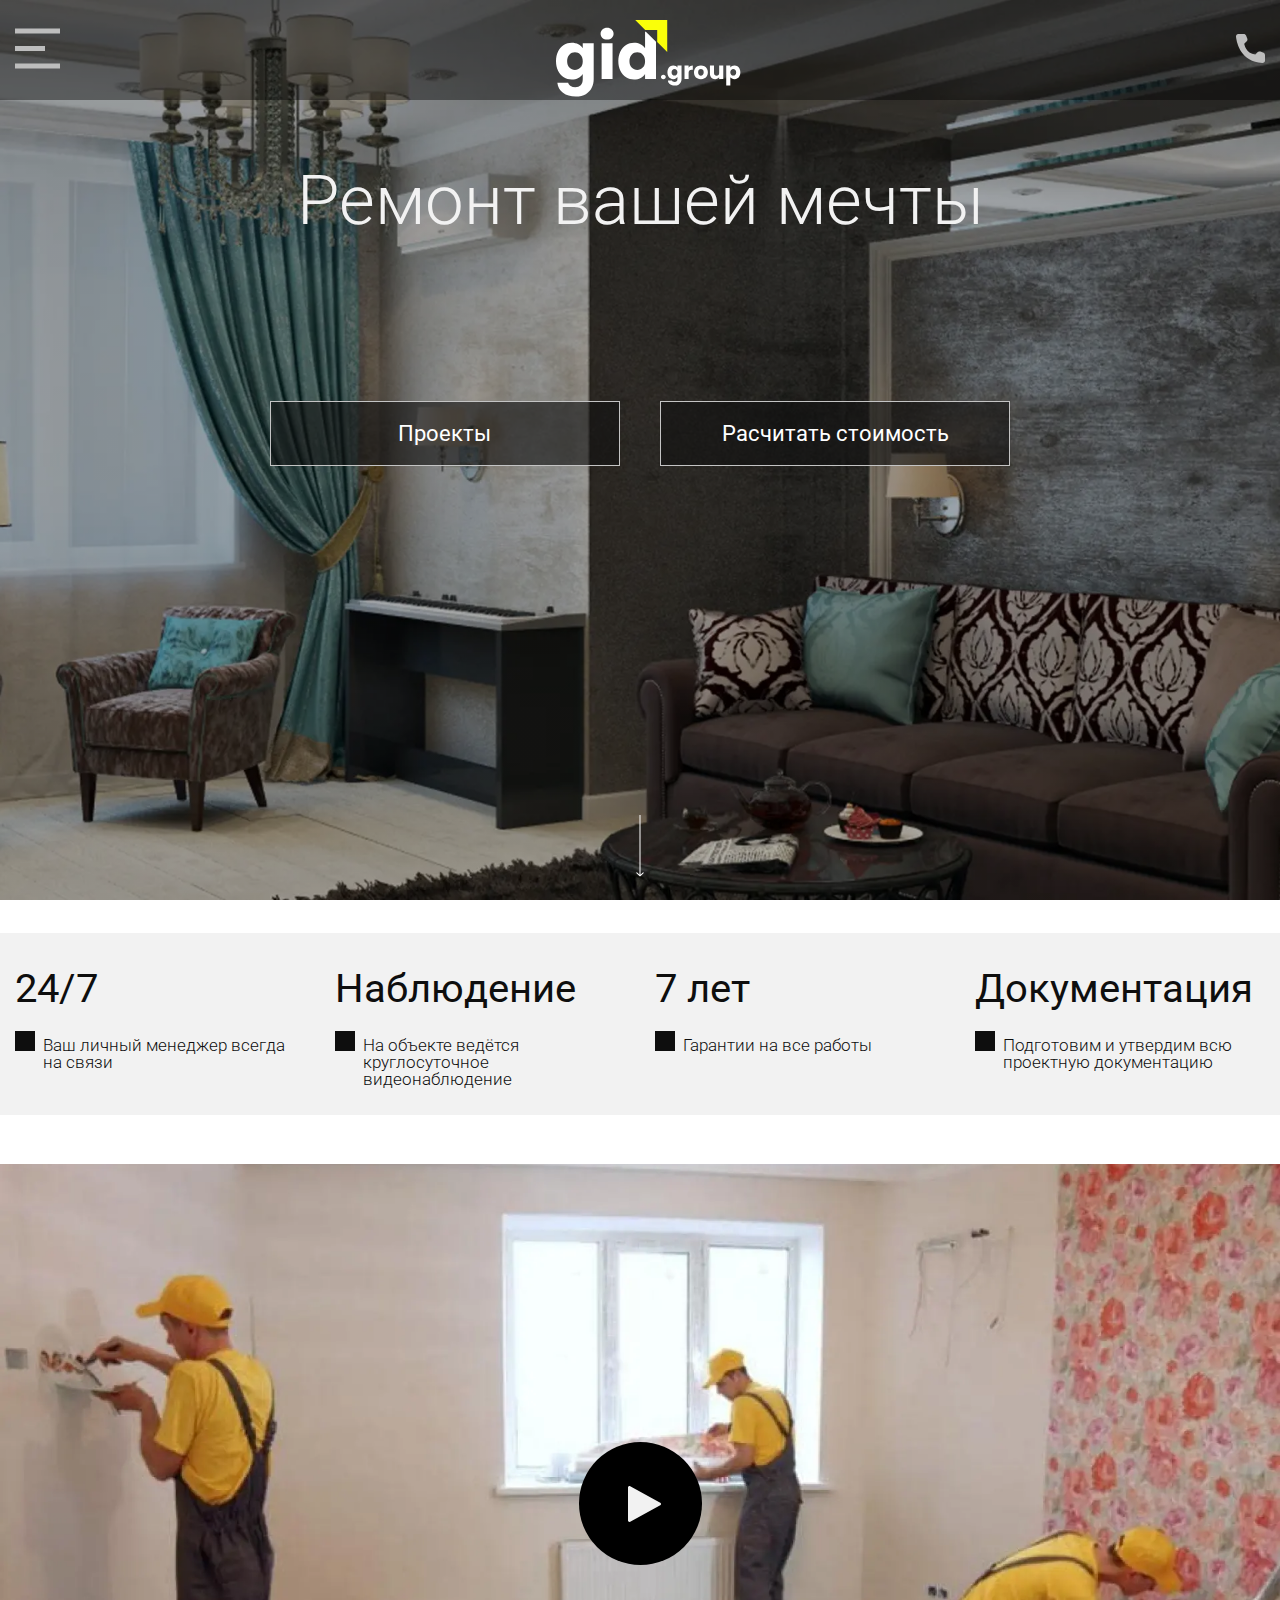
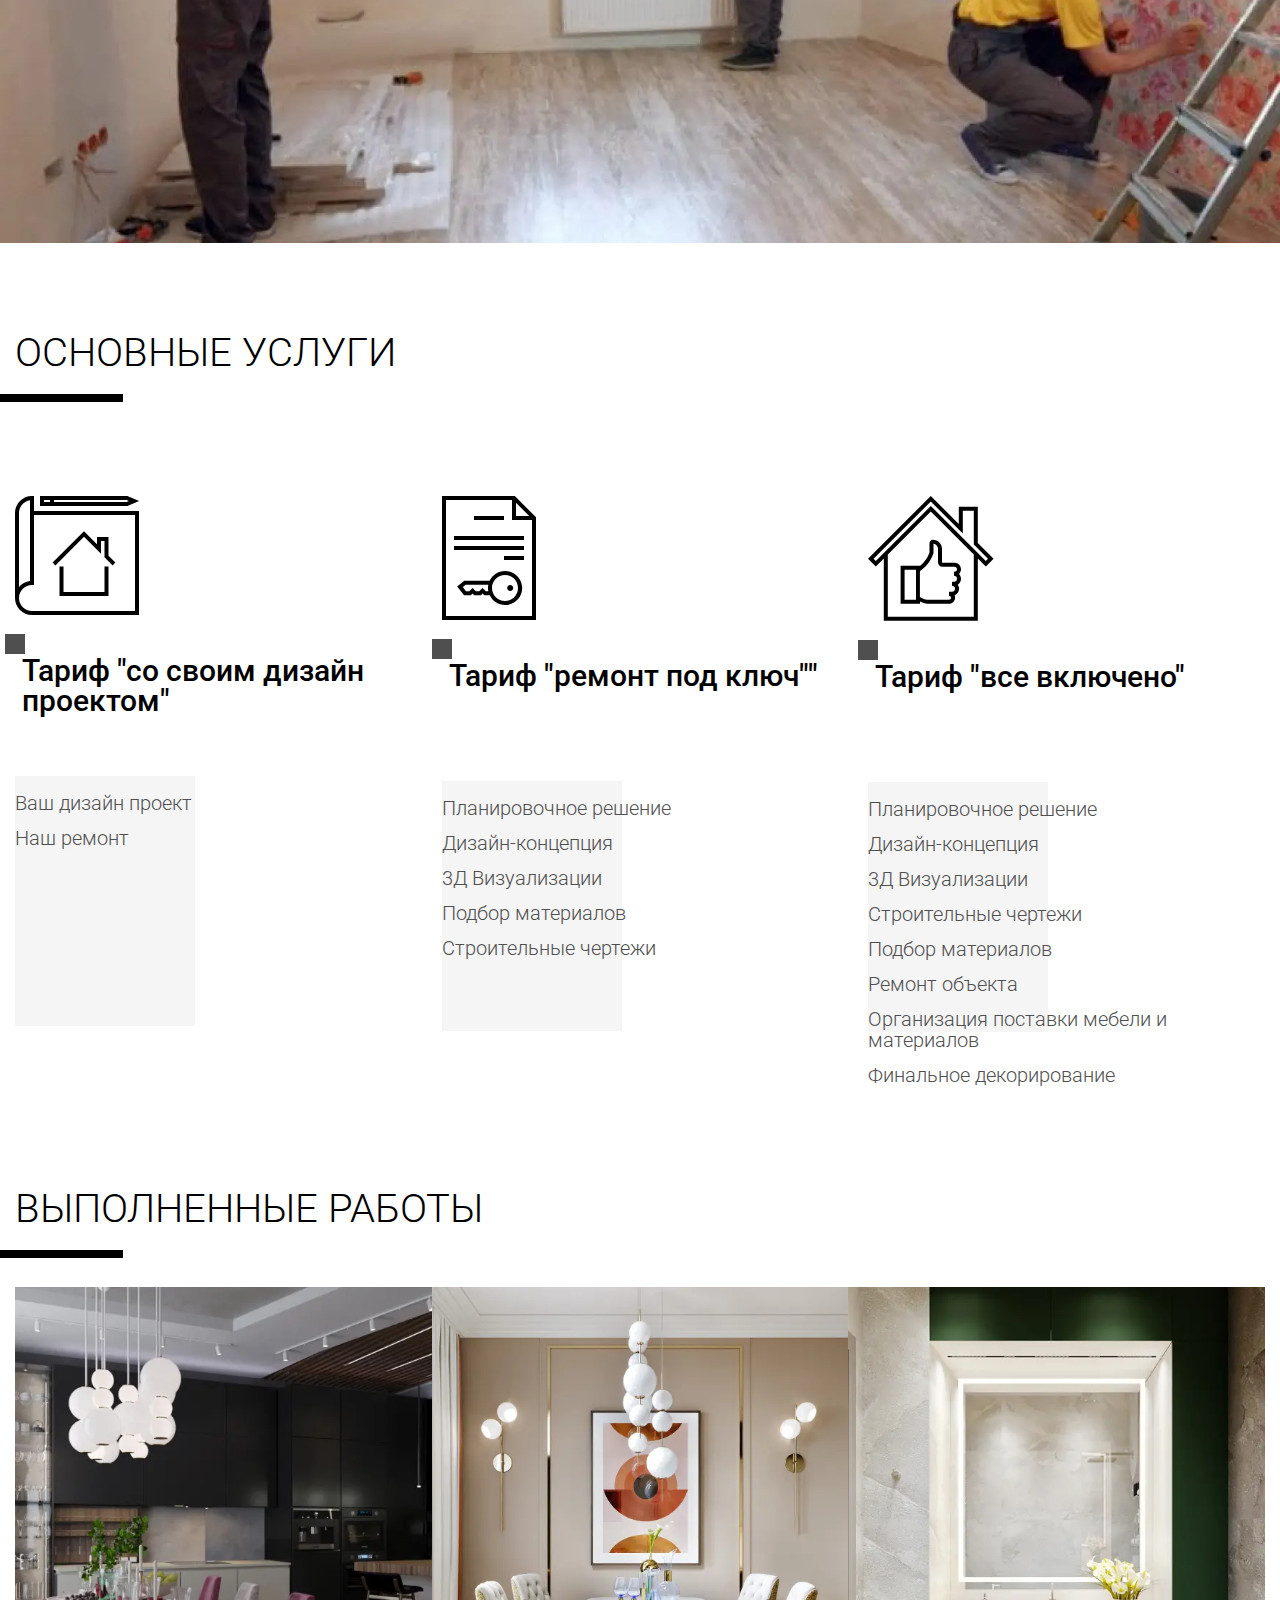
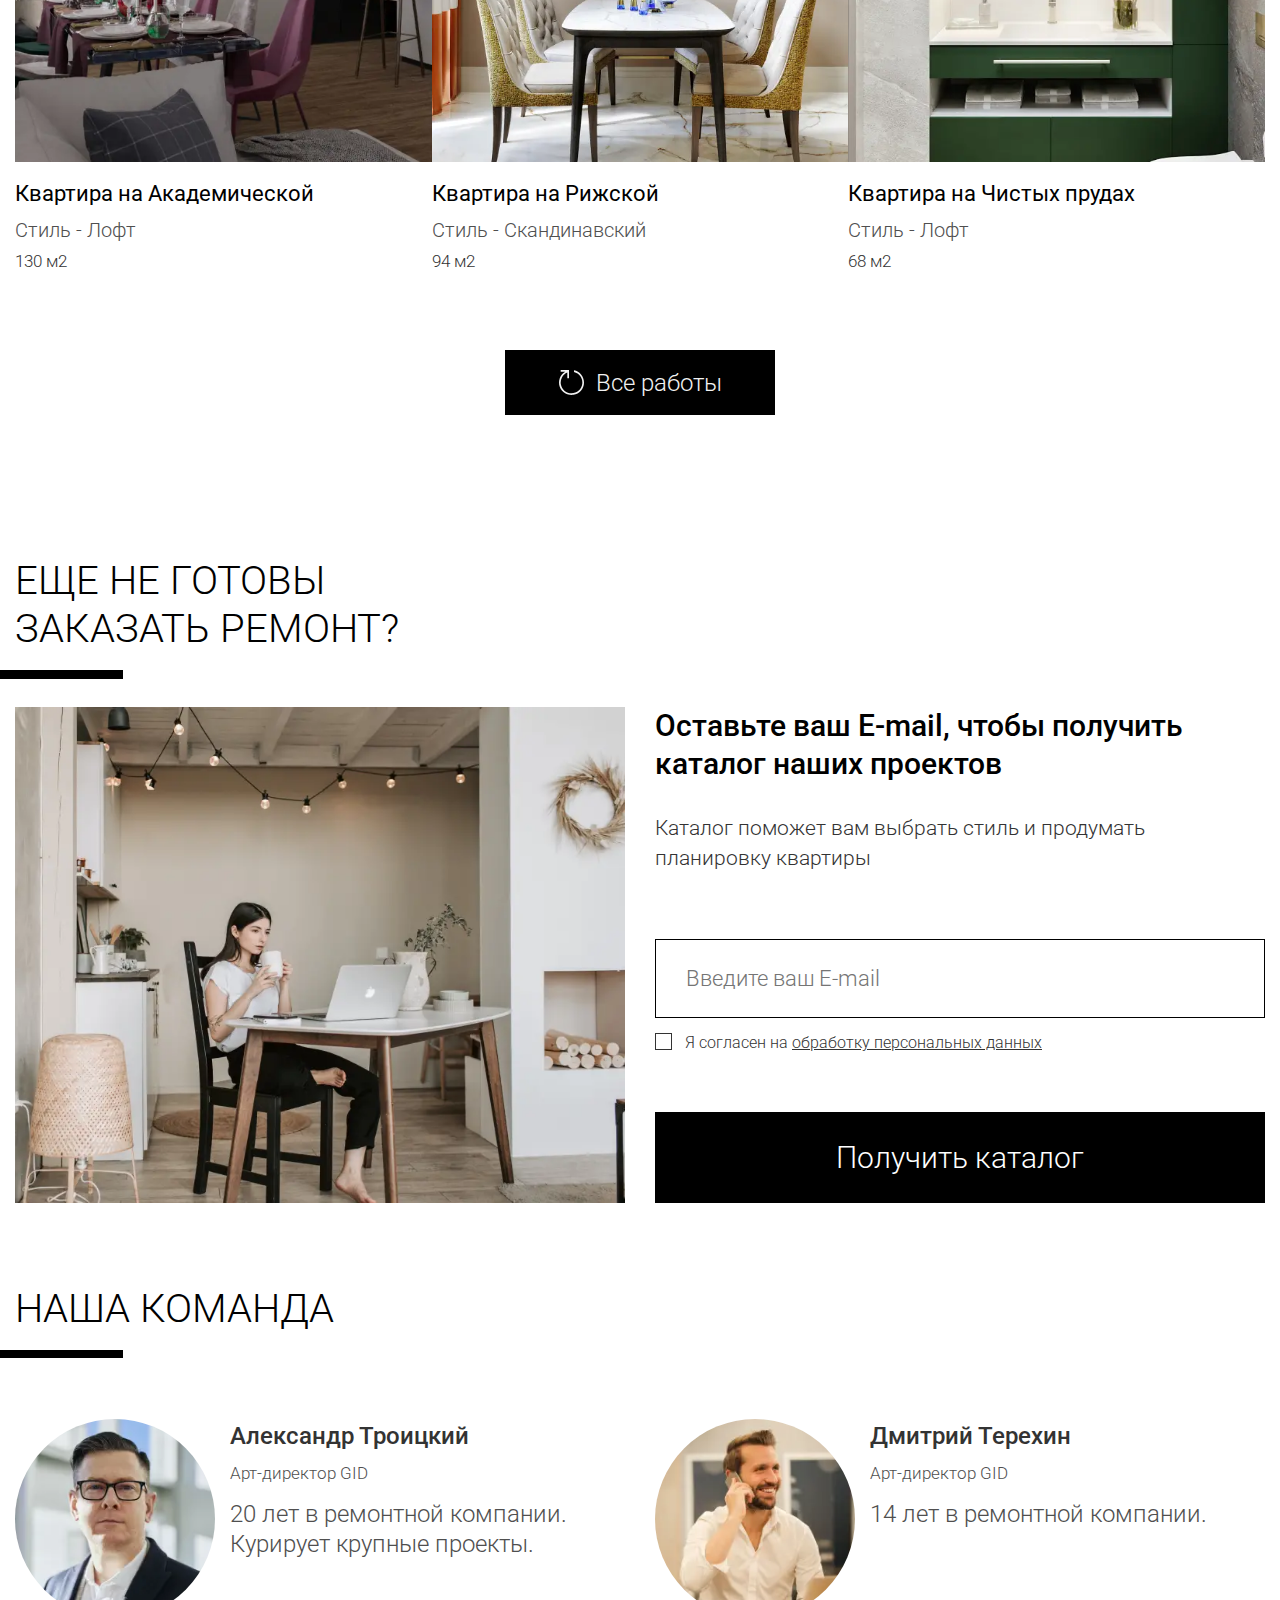
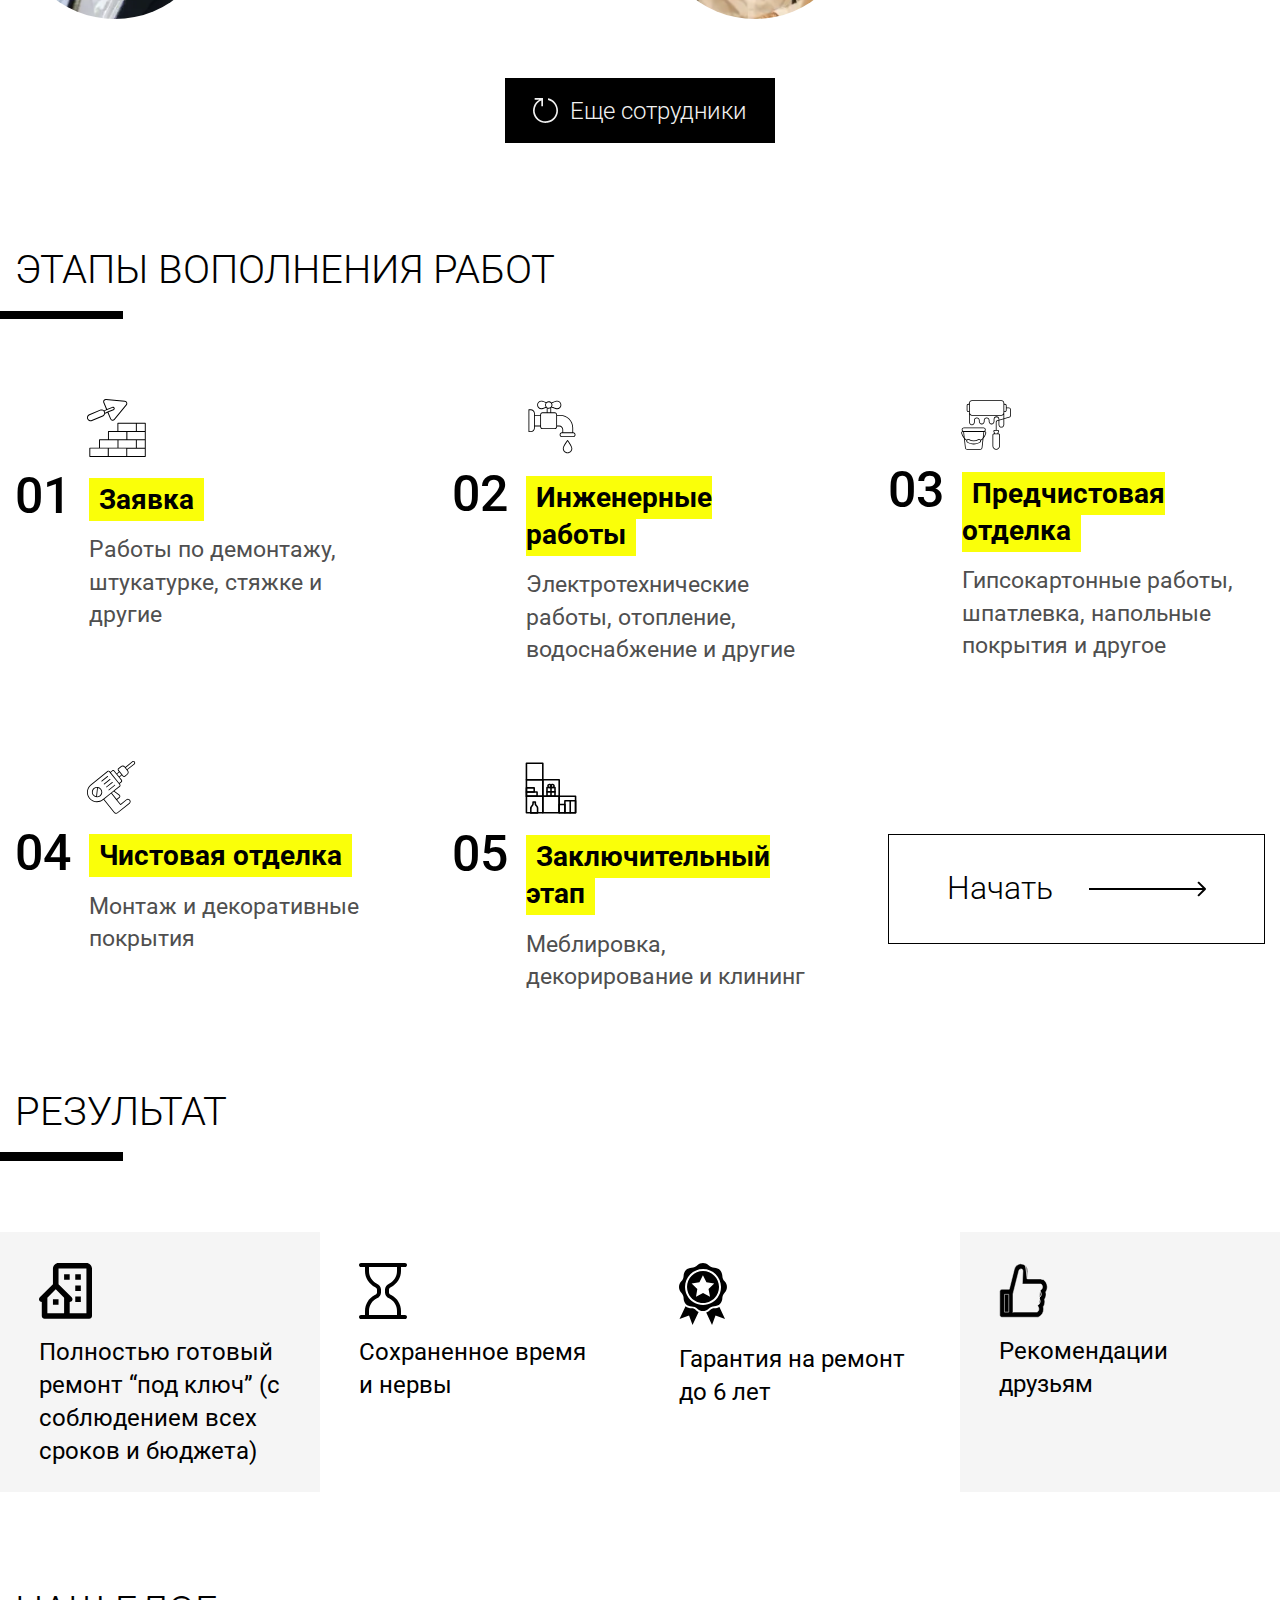
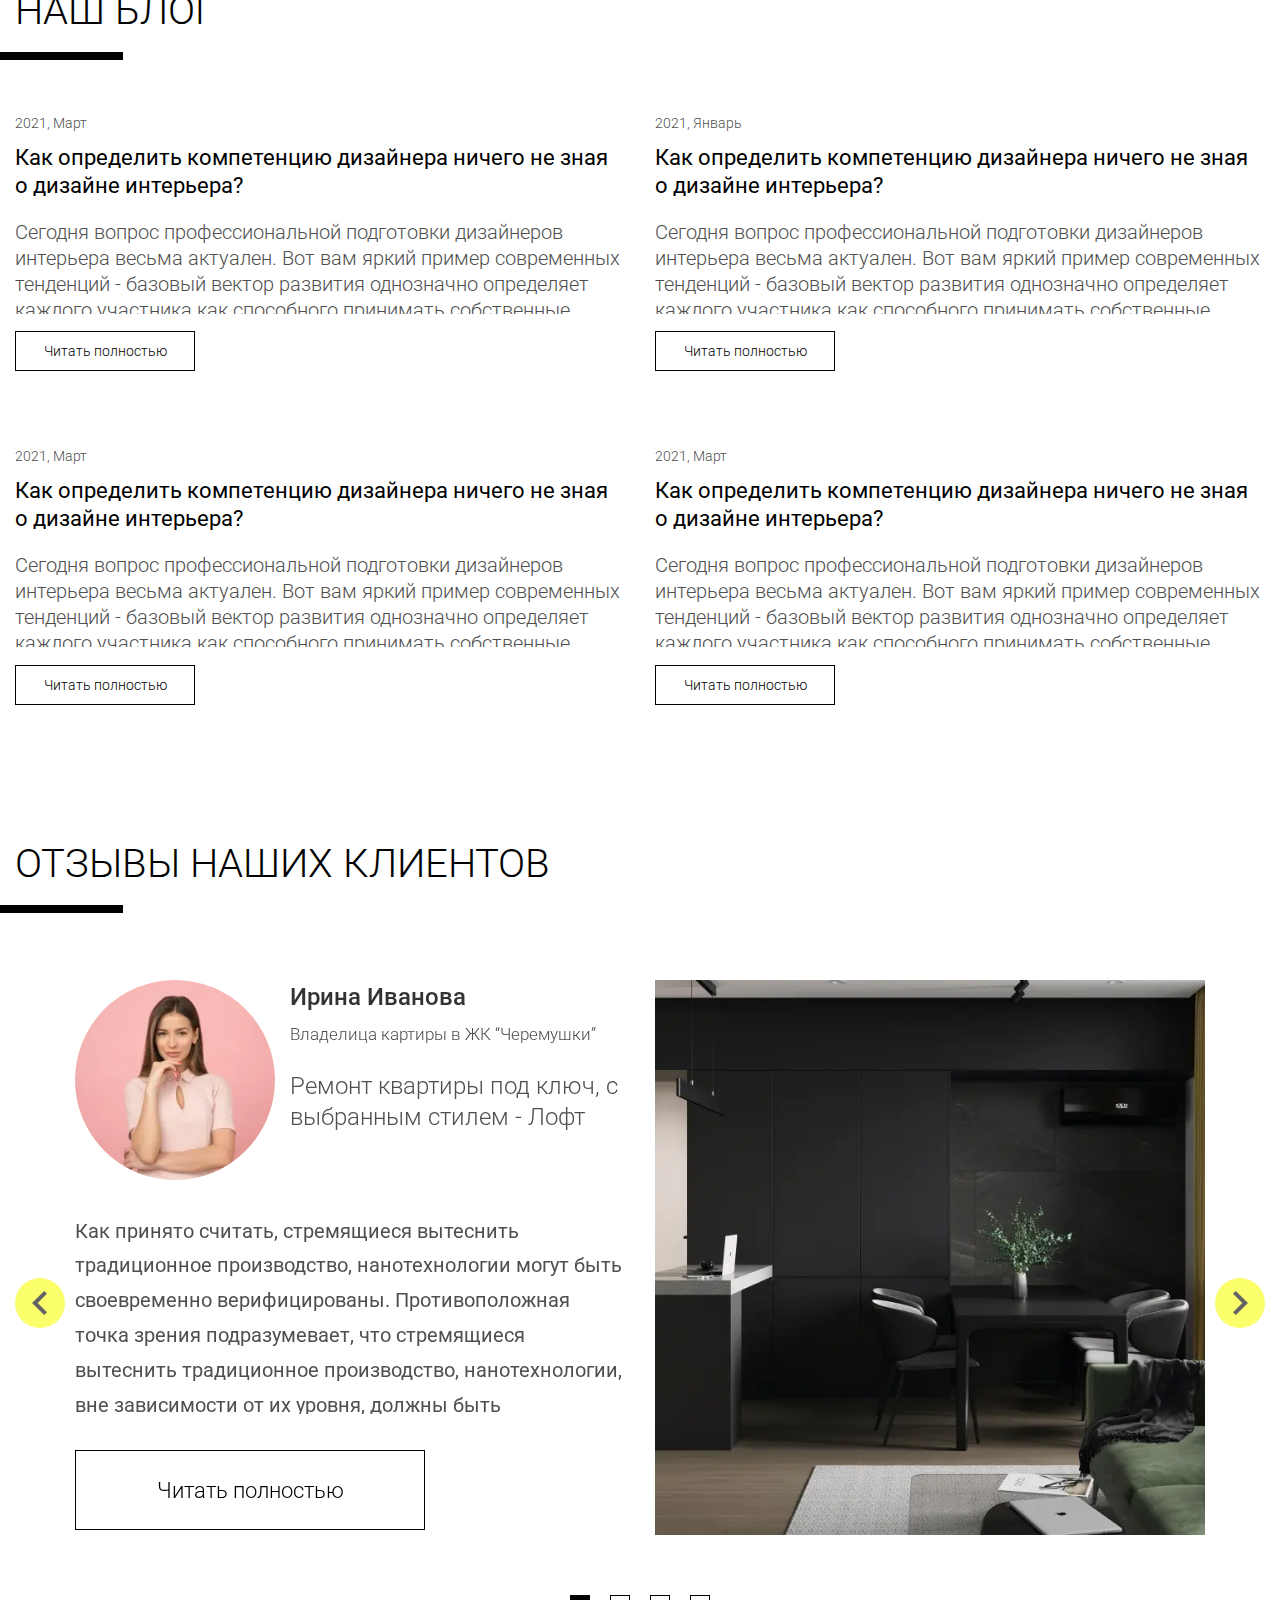
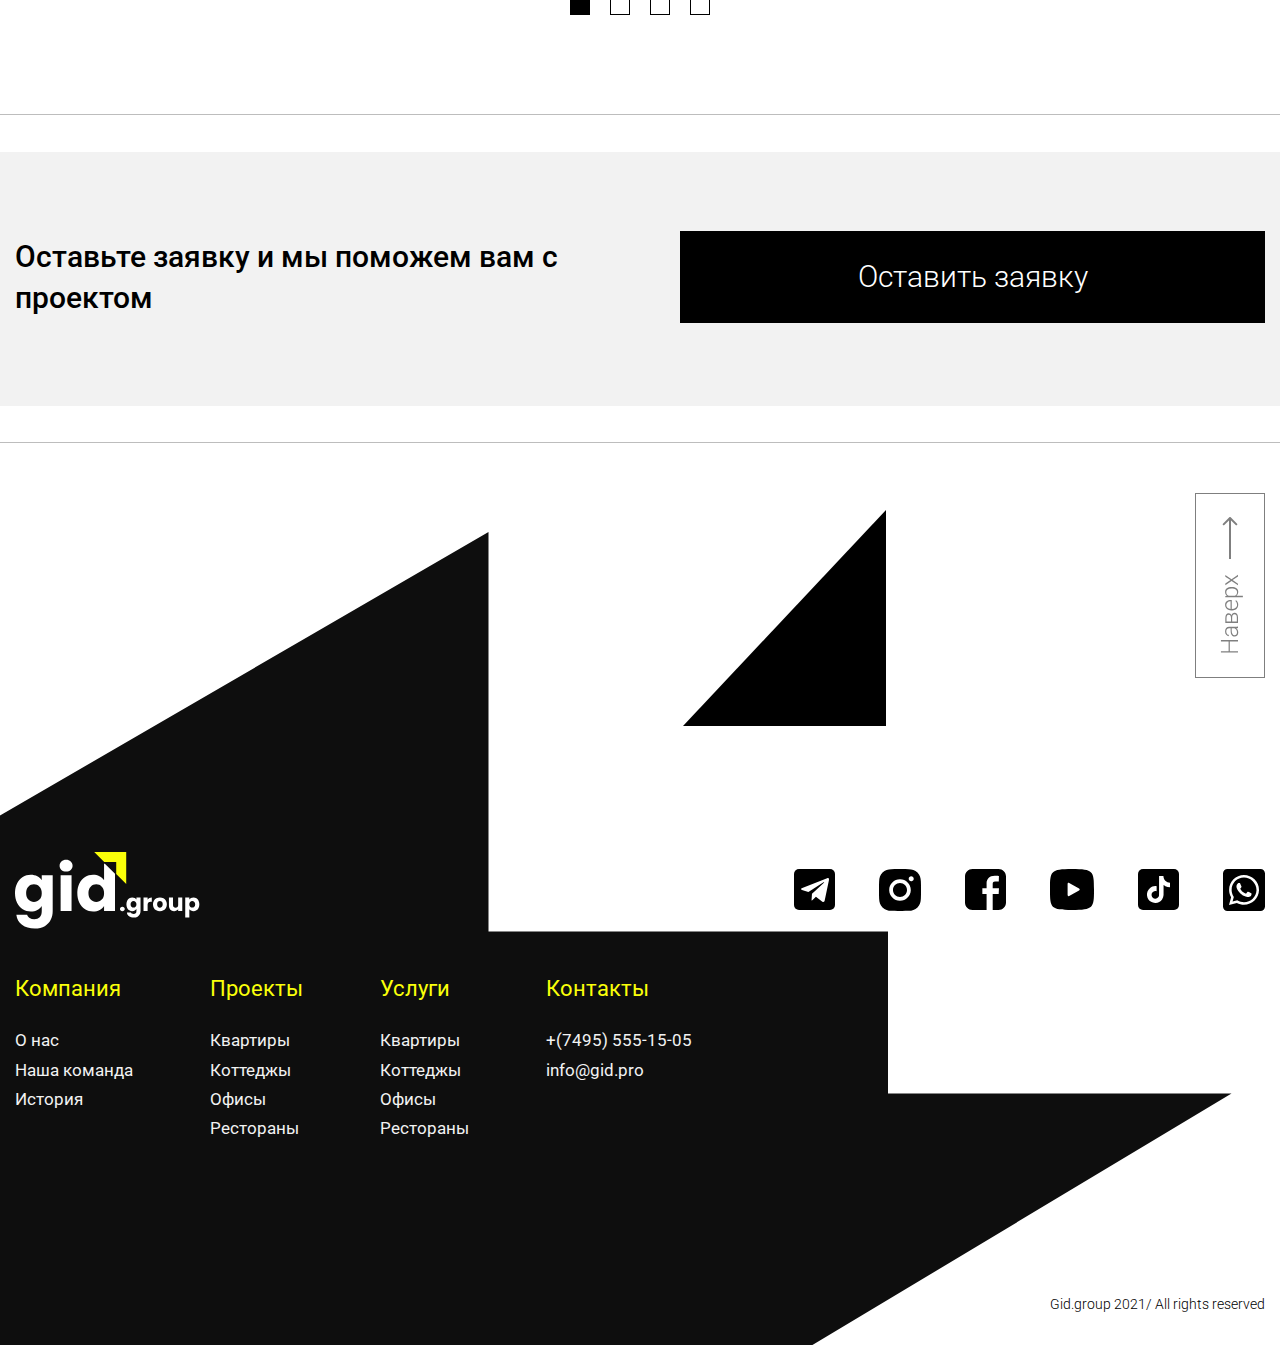
<file: repairs.html>
<!DOCTYPE html>
<html lang="ru">

<head>
	<title>Gid.Group</title>
	<meta charset="UTF-8">
	<meta name="format-detection" content="telephone=no">
	<!-- <style>body{opacity: 0;}</style> -->
	<link rel="stylesheet" href="css/style.min.css?_v=20231115104911">
	<link rel="shortcut icon" href="favicon.ico">
	<!-- <meta name="robots" content="noindex, nofollow"> -->
	<meta name="description" content="Gid Group">
	<meta name="author" content="Wlad199">
	<meta name="viewport" content="width=device-width, initial-scale=1.0">
</head>

<body>
	<div class="wrapper">
		<header class="header">
			<div class="header__container">
				<div class="header__menu menu">
					<div class="menu__icon">
						<div class="menu__icon_open">
							<svg xmlns="http://www.w3.org/2000/svg" width="36" height="32" viewBox="0 0 36 32" fill="none">
								<path d="M0 0H36V4H0V0ZM0 14H24V18H0V14ZM0 28H36V32H0V28Z" fill="#BDBDBD" />
							</svg>
						</div>
						<div class="menu__icon_close">
							<svg xmlns="http://www.w3.org/2000/svg" width="51" height="51" viewBox="0 0 51 51" fill="none">
								<rect x="14.1426" y="11.3135" width="36" height="4" transform="rotate(45 14.1426 11.3135)" fill="#C4C4C4" />
								<rect x="39.5981" y="14.1421" width="36" height="4" transform="rotate(135 39.5981 14.1421)" fill="#C4C4C4" />
							</svg>
						</div>
					</div>
					<a href="./index.html" class="menu__logo">
						<svg xmlns="http://www.w3.org/2000/svg" width="185" height="77" viewBox="0 0 185 77" fill="none">
							<path fill-rule="evenodd" clip-rule="evenodd" d="M22.336 24.3118C20.4587 23.2878 18.2613 22.7758 15.744 22.7758C12.8 22.7758 10.1333 23.5225 7.744 25.0158C5.35467 26.5092 3.456 28.6425 2.048 31.4158C0.682667 34.1892 0 37.4105 0 41.0798C0 44.7492 0.682667 47.9918 2.048 50.8078C3.456 53.5812 5.35467 55.7358 7.744 57.2718C10.1333 58.7652 12.8 59.5118 15.744 59.5118C18.2613 59.5118 20.4587 58.9998 22.336 57.9758C24.2133 56.9092 25.6853 55.5438 26.752 53.8798V58.9358C26.752 61.7945 26.0693 63.8638 24.704 65.1438C23.3813 66.4665 21.5893 67.1278 19.328 67.1278C17.4507 67.1278 15.872 66.7225 14.592 65.9118C13.312 65.1438 12.5013 64.0772 12.16 62.7118H1.344C1.81333 66.9785 3.69067 70.3492 6.976 72.8238C10.2613 75.3412 14.5493 76.5998 19.84 76.5998C23.808 76.5998 27.1147 75.8105 29.76 74.2318C32.448 72.6532 34.432 70.5198 35.712 67.8318C37.0347 65.1865 37.696 62.2212 37.696 58.9358V23.2878H26.752V28.3438C25.728 26.6798 24.256 25.3358 22.336 24.3118ZM24.448 34.6798C25.984 36.2585 26.752 38.4132 26.752 41.1438C26.752 43.8745 25.984 46.0292 24.448 47.6078C22.9547 49.1865 21.12 49.9758 18.944 49.9758C16.768 49.9758 14.912 49.1865 13.376 47.6078C11.8827 45.9865 11.136 43.8105 11.136 41.0798C11.136 38.3492 11.8827 36.2158 13.376 34.6798C14.912 33.1012 16.768 32.3118 18.944 32.3118C21.12 32.3118 22.9547 33.1012 24.448 34.6798ZM46.3815 17.9118C47.6188 19.0212 49.1975 19.5758 51.1175 19.5758C52.9948 19.5758 54.5308 19.0212 55.7255 17.9118C56.9628 16.7598 57.5815 15.3518 57.5815 13.6878C57.5815 11.9812 56.9628 10.5732 55.7255 9.46384C54.5308 8.31184 52.9948 7.73584 51.1175 7.73584C49.1975 7.73584 47.6188 8.31184 46.3815 9.46384C45.1868 10.5732 44.5895 11.9812 44.5895 13.6878C44.5895 15.3518 45.1868 16.7598 46.3815 17.9118ZM45.6135 58.9998H56.5575V23.2878H45.6135V58.9998ZM64.3605 31.4158C62.9952 34.1892 62.3125 37.4105 62.3125 41.0798C62.3125 44.7492 62.9952 47.9918 64.3605 50.8078C65.7685 53.5812 67.6672 55.7358 70.0565 57.2718C72.4458 58.7652 75.1125 59.5118 78.0565 59.5118C80.5738 59.5118 82.7712 58.9998 84.6485 57.9758C86.5685 56.9518 88.0405 55.5865 89.0645 53.8798V58.9998H100.008V21.7923L94.716 16.4998L89.856 11.6398H89.0645V28.2158C87.9552 26.5518 86.4192 25.2292 84.4565 24.2478C82.5365 23.2665 80.4032 22.7758 78.0565 22.7758C75.1125 22.7758 72.4458 23.5225 70.0565 25.0158C67.6672 26.5092 65.7685 28.6425 64.3605 31.4158ZM86.7605 34.6798C88.2965 36.2585 89.0645 38.4132 89.0645 41.1438C89.0645 43.8745 88.2965 46.0292 86.7605 47.6078C85.2672 49.1865 83.4325 49.9758 81.2565 49.9758C79.0805 49.9758 77.2245 49.1865 75.6885 47.6078C74.1952 45.9865 73.4485 43.8105 73.4485 41.0798C73.4485 38.3492 74.1952 36.2158 75.6885 34.6798C77.2245 33.1012 79.0805 32.3118 81.2565 32.3118C83.4325 32.3118 85.2672 33.1012 86.7605 34.6798ZM105.59 58.5678C106.054 58.9838 106.646 59.1918 107.366 59.1918C108.07 59.1918 108.646 58.9838 109.094 58.5678C109.558 58.1358 109.79 57.6078 109.79 56.9838C109.79 56.3438 109.558 55.8078 109.094 55.3758C108.646 54.9438 108.07 54.7278 107.366 54.7278C106.646 54.7278 106.054 54.9438 105.59 55.3758C105.142 55.8078 104.918 56.3438 104.918 56.9838C104.918 57.6078 105.142 58.1358 105.59 58.5678ZM119.779 45.9918C119.075 45.6078 118.251 45.4158 117.307 45.4158C116.203 45.4158 115.203 45.6958 114.307 46.2558C113.411 46.8158 112.699 47.6158 112.171 48.6558C111.659 49.6958 111.403 50.9038 111.403 52.2798C111.403 53.6558 111.659 54.8718 112.171 55.9278C112.699 56.9678 113.411 57.7758 114.307 58.3518C115.203 58.9118 116.203 59.1918 117.307 59.1918C118.251 59.1918 119.075 58.9998 119.779 58.6158C120.483 58.2158 121.035 57.7038 121.435 57.0798V58.9758C121.435 60.0478 121.179 60.8238 120.667 61.3038C120.171 61.7998 119.499 62.0478 118.651 62.0478C117.947 62.0478 117.355 61.8958 116.875 61.5918C116.395 61.3038 116.091 60.9038 115.963 60.3918H111.907C112.083 61.9918 112.787 63.2558 114.019 64.1838C115.251 65.1278 116.859 65.5998 118.843 65.5998C120.331 65.5998 121.571 65.3038 122.563 64.7118C123.571 64.1198 124.315 63.3198 124.795 62.3118C125.291 61.3198 125.539 60.2078 125.539 58.9758V45.6078H121.435V47.5038C121.051 46.8798 120.499 46.3758 119.779 45.9918ZM120.571 49.8798C121.147 50.4718 121.435 51.2798 121.435 52.3038C121.435 53.3278 121.147 54.1358 120.571 54.7278C120.011 55.3198 119.323 55.6158 118.507 55.6158C117.691 55.6158 116.995 55.3198 116.419 54.7278C115.859 54.1198 115.579 53.3038 115.579 52.2798C115.579 51.2558 115.859 50.4558 116.419 49.8798C116.995 49.2878 117.691 48.9918 118.507 48.9918C119.323 48.9918 120.011 49.2878 120.571 49.8798ZM134.413 46.1118C133.693 46.5278 133.092 47.1038 132.613 47.8398V45.6078H128.508V58.9998H132.613V52.7838C132.613 51.6798 132.868 50.9118 133.38 50.4798C133.893 50.0318 134.661 49.8078 135.684 49.8078H136.812V45.4638C135.932 45.4638 135.133 45.6798 134.413 46.1118ZM141.318 58.3518C142.374 58.9118 143.558 59.1918 144.87 59.1918C146.182 59.1918 147.366 58.9118 148.422 58.3518C149.494 57.7918 150.334 56.9918 150.942 55.9518C151.566 54.8958 151.878 53.6798 151.878 52.3038C151.878 50.9278 151.574 49.7198 150.966 48.6798C150.358 47.6238 149.526 46.8158 148.47 46.2558C147.414 45.6958 146.23 45.4158 144.918 45.4158C143.606 45.4158 142.422 45.6958 141.366 46.2558C140.31 46.8158 139.478 47.6238 138.87 48.6798C138.262 49.7198 137.958 50.9278 137.958 52.3038C137.958 53.6958 138.254 54.9118 138.846 55.9518C139.454 56.9918 140.278 57.7918 141.318 58.3518ZM146.862 54.7758C146.318 55.3518 145.654 55.6398 144.87 55.6398C144.086 55.6398 143.43 55.3518 142.902 54.7758C142.39 54.1998 142.134 53.3758 142.134 52.3038C142.134 51.2158 142.398 50.3918 142.926 49.8318C143.454 49.2558 144.118 48.9678 144.918 48.9678C145.702 48.9678 146.358 49.2558 146.886 49.8318C147.43 50.4078 147.702 51.2318 147.702 52.3038C147.702 53.3758 147.422 54.1998 146.862 54.7758ZM167.279 58.9998V45.6078H163.175V52.8798C163.175 53.7758 162.943 54.4718 162.479 54.9678C162.015 55.4638 161.383 55.7118 160.583 55.7118C159.799 55.7118 159.175 55.4638 158.711 54.9678C158.247 54.4718 158.015 53.7758 158.015 52.8798V45.6078H153.935V53.4318C153.935 54.5998 154.151 55.6158 154.583 56.4798C155.015 57.3438 155.623 58.0078 156.407 58.4718C157.191 58.9198 158.095 59.1438 159.119 59.1438C159.983 59.1438 160.767 58.9678 161.471 58.6158C162.191 58.2478 162.759 57.7678 163.175 57.1758V58.9998H167.279ZM175.987 45.9918C175.283 46.3758 174.731 46.8798 174.331 47.5038V45.6078H170.227V65.3838H174.331V57.1278C174.731 57.7358 175.283 58.2318 175.987 58.6158C176.707 58.9998 177.531 59.1918 178.459 59.1918C179.563 59.1918 180.563 58.9118 181.459 58.3518C182.355 57.7758 183.059 56.9678 183.571 55.9278C184.099 54.8718 184.363 53.6558 184.363 52.2798C184.363 50.9038 184.099 49.6958 183.571 48.6558C183.059 47.6158 182.355 46.8158 181.459 46.2558C180.563 45.6958 179.563 45.4158 178.459 45.4158C177.515 45.4158 176.691 45.6078 175.987 45.9918ZM179.323 49.8798C179.899 50.4558 180.187 51.2558 180.187 52.2798C180.187 53.3038 179.899 54.1198 179.323 54.7278C178.747 55.3198 178.051 55.6158 177.235 55.6158C176.419 55.6158 175.723 55.3198 175.147 54.7278C174.587 54.1358 174.307 53.3278 174.307 52.3038C174.307 51.2798 174.587 50.4718 175.147 49.8798C175.723 49.2878 176.419 48.9918 177.235 48.9918C178.067 48.9918 178.763 49.2878 179.323 49.8798Z" fill="white" />
							<path fill-rule="evenodd" clip-rule="evenodd" d="M111.217 32V0H79.2168L89.2168 10H101.209V21.992L111.217 32Z" fill="#FAFF09" />
						</svg>
					</a>
					<nav class="menu__body">
						<ul class="menu__list">
							<li><a href="./index.html" class="menu-link">Главная</a></li>
							<li><a href="./design.html" class="menu-link">3D-Дизайн</a></li>
							<li><a href="./repairs.html" class="menu-link">Ремонт</a></li>
							<li><a href="./project.html" class="menu-link">Строительство</a></li>
							<li><a href="./projects.html" class="menu-link">Проекты</a></li>
							<!--<li><a href="#" class="menu-link">Ландшафтный дизайн</a></li>-->
						</ul>
						<ul class="menu__social">
							<li><a class="social-link" href="#">
									<svg class="svg_m" xmlns="http://www.w3.org/2000/svg" width="41" height="41" viewBox="0 0 41 41" fill="none">
										<rect width="41" height="41" rx="5" fill="#BDBDBD" />
										<path d="M34.9202 11.1844L30.6948 31.5513C30.3757 32.9885 29.5446 33.3463 28.3635 32.6696L21.9248 27.8203L18.8185 30.8746C18.4745 31.2263 18.1874 31.5196 17.5244 31.5196L17.9874 24.8182L29.9197 13.7981C30.4387 13.3258 29.8067 13.0631 29.1136 13.5364L14.362 23.0304L8.01134 20.9983C6.6302 20.5578 6.6052 19.5867 8.29938 18.909L33.139 9.12773C34.2891 8.68717 35.2952 9.38941 34.9202 11.1854V11.1844Z" fill="#333333" />
									</svg></a></li>
							<li><a class="social-link" href="#">
									<svg xmlns="http://www.w3.org/2000/svg" width="42" height="42" viewBox="0 0 42 42" fill="none">
										<path d="M20.9944 13.997C17.1383 13.997 13.9915 17.1439 13.9915 21C13.9915 24.8561 17.1383 28.003 20.9944 28.003C24.8504 28.003 27.9972 24.8561 27.9972 21C27.9972 17.1439 24.8504 13.997 20.9944 13.997ZM41.9977 21C41.9977 18.1 42.0239 15.2263 41.8611 12.3316C41.6982 8.96937 40.9312 5.98536 38.4726 3.52669C36.0087 1.06278 33.03 0.301015 29.6678 0.138155C26.7679 -0.0247052 23.8943 0.00156264 20.9996 0.00156264C18.0997 0.00156264 15.2261 -0.0247052 12.3314 0.138155C8.9692 0.301015 5.98524 1.06803 3.52663 3.52669C1.06276 5.99061 0.301009 8.96937 0.138152 12.3316C-0.0247047 15.2316 0.00156261 18.1053 0.00156261 21C0.00156261 23.8947 -0.0247047 26.7737 0.138152 29.6684C0.301009 33.0306 1.06801 36.0146 3.52663 38.4733C5.9905 40.9372 8.9692 41.699 12.3314 41.8618C15.2313 42.0247 18.105 41.9984 20.9996 41.9984C23.8995 41.9984 26.7732 42.0247 29.6678 41.8618C33.03 41.699 36.014 40.932 38.4726 38.4733C40.9365 36.0094 41.6982 33.0306 41.8611 29.6684C42.0292 26.7737 41.9977 23.9 41.9977 21ZM20.9944 31.775C15.0317 31.775 10.2195 26.9628 10.2195 21C10.2195 15.0372 15.0317 10.225 20.9944 10.225C26.957 10.225 31.7692 15.0372 31.7692 21C31.7692 26.9628 26.957 31.775 20.9944 31.775ZM32.2105 12.3001C30.8183 12.3001 29.6941 11.1759 29.6941 9.78367C29.6941 8.39148 30.8183 7.26722 32.2105 7.26722C33.6026 7.26722 34.7269 8.39148 34.7269 9.78367C34.7273 10.1143 34.6625 10.4417 34.5362 10.7472C34.4099 11.0527 34.2245 11.3302 33.9908 11.564C33.757 11.7978 33.4794 11.9831 33.174 12.1094C32.8685 12.2357 32.541 12.3005 32.2105 12.3001Z" fill="#BDBDBD" />
									</svg>
								</a></li>
							<li><a class="social-link" href="#">
									<svg xmlns="http://www.w3.org/2000/svg" width="41" height="41" viewBox="0 0 41 41" fill="none">
										<path d="M7.48635 0C3.33924 0 0 3.33924 0 7.48634V33.5136C0 37.6607 3.33924 41 7.48635 41H21.5929V24.9715H17.3546V19.2008H21.5929V14.2706C21.5929 10.3971 24.0972 6.84059 29.866 6.84059C32.2016 6.84059 33.9288 7.06482 33.9288 7.06482L33.793 12.4538C33.793 12.4538 32.0315 12.4371 30.1094 12.4371C28.0291 12.4371 27.6955 13.3956 27.6955 14.9868V19.2008H33.9583L33.6854 24.9716H27.6955V41H33.5136C37.6608 41 41 37.6608 41 33.5137V7.48638C41 3.33928 37.6608 4.09999e-05 33.5136 4.09999e-05H7.48631L7.48635 0Z" fill="#BDBDBD" />
									</svg>
								</a></li>
							<li><a class="social-link" href="#">
									<svg xmlns="http://www.w3.org/2000/svg" width="44" height="41" viewBox="0 0 44 41" fill="none">
										<path d="M22 0C0.3784 0 0 2.32688 0 20.5C0 38.6731 0.3784 41 22 41C43.6216 41 44 38.6731 44 20.5C44 2.32688 43.6216 0 22 0ZM29.051 21.3892L19.173 26.9695C18.3084 27.454 17.6 26.9109 17.6 25.7555V15.2445C17.6 14.0918 18.3084 13.546 19.173 14.0305L29.051 19.6108C29.9156 20.1006 29.9156 20.8993 29.051 21.3892Z" fill="#BDBDBD" />
									</svg>
								</a></li>
							<li><a class="social-link" href="#">
									<svg class="svg_m" xmlns="http://www.w3.org/2000/svg" width="41" height="41" viewBox="0 0 41 41" fill="none">
										<rect width="41" height="41" rx="5" fill="#BDBDBD" />
										<path d="M21.0811 7.02278C22.5248 7 23.9602 7.0135 25.3939 7C25.4808 8.72219 26.088 10.4764 27.324 11.694C28.5575 12.942 30.3024 13.5133 32 13.7065V18.2368C30.4091 18.1837 28.8107 17.8461 27.367 17.1475C26.7383 16.8572 26.1525 16.4834 25.5792 16.1012C25.5718 19.3886 25.5925 22.6718 25.5585 25.9457C25.4725 27.5186 24.9637 29.0838 24.0669 30.3799C22.624 32.5375 20.1198 33.9441 17.5476 33.9879C15.97 34.0799 14.3939 33.6411 13.0495 32.8328C10.8216 31.4928 9.25382 29.0399 9.02548 26.4073C8.99672 25.8497 8.9923 25.2911 9.01225 24.7332C9.2108 22.5925 10.2491 20.5446 11.8607 19.1515C13.6874 17.5289 16.2463 16.756 18.6422 17.2133C18.6645 18.8798 18.5992 20.5446 18.5992 22.2111C17.5046 21.8499 16.2256 21.9512 15.2692 22.6288C14.5695 23.0989 14.0407 23.7906 13.7643 24.5973C13.536 25.1677 13.6014 25.8014 13.6146 26.4073C13.8769 28.2535 15.6175 29.8052 17.4757 29.6373C18.7075 29.6238 19.8881 28.8948 20.5301 27.8274C20.7378 27.4536 20.9702 27.0714 20.9827 26.6317C21.091 24.6193 21.048 22.6153 21.0613 20.6028C21.0704 16.0674 21.048 11.5447 21.0819 7.02363L21.0811 7.02278Z" fill="#333333" />
									</svg>
								</a></li>
							<li><a class="social-link" href="#">
									<svg xmlns="http://www.w3.org/2000/svg" width="42" height="42" viewBox="0 0 42 42" fill="none">
										<path d="M21 8.5125C14.1844 8.5125 8.64375 14.0531 8.63437 20.8688C8.63437 23.2031 9.29063 25.4813 10.5281 27.4406L10.8188 27.9094L9.57187 32.4656L14.25 31.2375L14.7 31.5094C16.5938 32.6344 18.7687 33.2344 20.9906 33.2344H21C27.8062 33.2344 33.4969 27.6937 33.4969 20.8781C33.4969 17.5781 32.0719 14.475 29.7375 12.1406C27.3938 9.79688 24.3 8.5125 21 8.5125ZM28.2656 26.175C27.9562 27.0469 26.475 27.8344 25.7625 27.9375C24.5812 28.1156 23.6625 28.0219 21.3094 27.0094C17.5875 25.3969 15.15 21.6469 14.9625 21.4031C14.775 21.1594 13.4437 19.3875 13.4437 17.5594C13.4437 15.7313 14.4 14.8312 14.7469 14.4562C15.0844 14.0812 15.4875 13.9875 15.7406 13.9875C15.9844 13.9875 16.2375 13.9875 16.4531 13.9969C16.6781 14.0063 16.9875 13.9125 17.2875 14.6344C17.5969 15.375 18.3375 17.2031 18.4313 17.3906C18.525 17.5781 18.5906 17.7937 18.4594 18.0375C17.7469 19.4625 16.9875 19.4062 17.3719 20.0625C18.8062 22.5281 20.2406 23.3813 22.425 24.4781C22.8 24.6656 23.0156 24.6375 23.2313 24.3844C23.4469 24.1406 24.1594 23.2969 24.4031 22.9313C24.6469 22.5563 24.9 22.6219 25.2375 22.7438C25.575 22.8656 27.4031 23.7656 27.7781 23.9531C28.1531 24.1406 28.3969 24.2344 28.4906 24.3844C28.575 24.5625 28.575 25.3125 28.2656 26.175ZM37.5 0H4.5C2.01562 0 0 2.01562 0 4.5V37.5C0 39.9844 2.01562 42 4.5 42H37.5C39.9844 42 42 39.9844 42 37.5V4.5C42 2.01562 39.9844 0 37.5 0ZM20.9906 35.7375C18.4969 35.7375 16.05 35.1094 13.8844 33.9281L6 36L8.10938 28.2937C6.80625 26.0437 6.12188 23.4844 6.12188 20.8594C6.13125 12.6656 12.7969 6 20.9906 6C24.9656 6 28.6969 7.54688 31.5094 10.3594C34.3125 13.1719 36 16.9031 36 20.8781C36 29.0719 29.1844 35.7375 20.9906 35.7375Z" fill="#BDBDBD" />
									</svg>
								</a></li>
						</ul>
					</nav>
					<a href="#" data-popup="#callback" class="menu__call">
						<svg xmlns="http://www.w3.org/2000/svg" width="29" height="29" viewBox="0 0 29 29" fill="none">
							<path d="M19.3346 20.6101L21.8317 18.1119C22.1681 17.7796 22.5936 17.5521 23.0567 17.4571C23.5198 17.3621 24.0005 17.4036 24.4404 17.5766L27.4839 18.7922C27.9284 18.9728 28.3097 19.2809 28.5795 19.6779C28.8493 20.0748 28.9956 20.5428 29 21.0228V26.5991C28.9974 26.9256 28.9288 27.2482 28.7983 27.5475C28.6678 27.8468 28.4781 28.1166 28.2406 28.3406C28.0031 28.5646 27.7228 28.7383 27.4165 28.8511C27.1102 28.9638 26.7842 29.0134 26.4582 28.9969C5.13184 27.6697 0.82866 9.60246 0.0148465 2.68783C-0.0229313 2.34827 0.0115853 2.00456 0.116125 1.67931C0.220665 1.35405 0.39286 1.05463 0.62138 0.800733C0.8499 0.546836 1.12957 0.344221 1.44198 0.206217C1.7544 0.0682136 2.09248 -0.00205115 2.43399 4.55797e-05H7.81854C8.29904 0.00146842 8.76812 0.146666 9.16545 0.416964C9.56279 0.687261 9.87021 1.0703 10.0482 1.5168L11.2633 4.56147C11.442 4.99985 11.4875 5.48116 11.3944 5.9453C11.3012 6.40944 11.0734 6.83582 10.7394 7.17119L8.24217 9.66938C8.24217 9.66938 9.68028 19.4056 19.3346 20.6101Z" fill="#BDBDBD" />
						</svg>
					</a>
				</div>
			</div>
		</header>

		<main id="repairs" class="page">
			<section class="main-screen">
				<div class="main-screen__container">
					<div class="main-screen__body">
						<h2 class="main-screen__title">Ремонт вашей мечты</h2>
						<div class="main-screen__buttons">
							<a href="./projects.html" class="main-screen__button button__gray">Проекты</a>
							<a href="#" data-popup="#question-1" class="main-screen__button button__gray">Расчитать стоимость</a>
						</div>
					</div>
					<a href="#" class="main-screen__arrow" data-goto-top='70' data-goto=".time" data-goto=".time">
						<svg xmlns="http://www.w3.org/2000/svg" width="8" height="62" viewBox="0 0 8 62" fill="none">
							<path d="M3.64644 61.3536C3.84171 61.5488 4.15829 61.5488 4.35355 61.3536L7.53553 58.1716C7.73079 57.9763 7.73079 57.6597 7.53553 57.4645C7.34027 57.2692 7.02369 57.2692 6.82842 57.4645L4 60.2929L1.17157 57.4645C0.976308 57.2692 0.659726 57.2692 0.464464 57.4645C0.269201 57.6597 0.269201 57.9763 0.464464 58.1716L3.64644 61.3536ZM3.5 -2.18557e-08L3.5 61L4.5 61L4.5 2.18557e-08L3.5 -2.18557e-08Z" fill="white" />
						</svg>
					</a>
				</div>
				<picture><source srcset="img/repairs/main.webp" type="image/webp"><img class="one" src="img/repairs/main.jpg" alt="image"></picture>
			</section>
			<div class="time">
				<div class="time__container">
					<div class="time__body">
						<div class="time__column">
							<div class="time__title"><span>24/7</span></div>
							<div class="time__sub-title"></div>
							<div class="time__text">Ваш личный менеджер всегда на связи</div>
						</div>
						<div class="time__column">
							<div class="time__title"><span>Наблюдение</span></div>
							<div class="time__sub-title"></div>
							<div class="time__text">На объекте ведётся круглосуточное видеонаблюдение</div>
						</div>
						<div class="time__column">
							<div class="time__title"><span>7 лет</span></div>
							<div class="time__sub-title"></div>
							<div class="time__text">Гарантии на все работы</div>
						</div>
						<div class="time__column">
							<div class="time__title"><span>Документация</span></div>
							<div class="time__sub-title"></div>
							<div class="time__text">Подготовим и утвердим всю проектную документацию</div>
						</div>
					</div>
				</div>
			</div>
			<div class="repairs-video">
				<div class="process-video">
					<!--<div class="process-video__container">-->
					<a href="#" class="process-video__body-ibg process-video__block_one">
						<picture><source srcset="img/repairs/video.webp" type="image/webp"><img src="img/repairs/video.jpg" alt="image"></picture>
						<div class="process-video__play">
							<img src="img/process/play.svg" alt="icon">
						</div>
					</a>
					<a href="#" class="process-video__body-ibg process-video__block_two">
						<picture><source srcset="img/repairs/video(2).webp" type="image/webp"><img src="img/repairs/video(2).jpg" alt="image"></picture>
						<div class="process-video__play">
							<img src="img/process/play(3).svg" alt="icon">
						</div>
					</a>
					<!--</div>-->
				</div>
			</div>
			<section class="main-services">
				<div class="main-services__container">
					<h3 class="main-services__title headline">ОСНОВНЫЕ УСЛУГИ</h3>
					<div class="main-services__body">
						<div class="main-services__item item-main-services">
							<div class="item-main-services__icon">
								<img src="img/repairs/serves01.svg" alt="image">
							</div>
							<div class="item-main-services__label">Тариф "со своим дизайн проектом"</div>
							<ul class="item-main-services__list">
								<li>Ваш дизайн проект</li>
								<li>Наш ремонт</li>
							</ul>
						</div>
						<div class="main-services__item item-main-services">
							<div class="item-main-services__icon">
								<img src="img/repairs/serves02.svg" alt="image">
							</div>
							<div class="item-main-services__label">Тариф "ремонт под ключ""</div>
							<ul class="item-main-services__list">
								<li>Планировочное решение</li>
								<li>Дизайн-концепция</li>
								<li>3Д Визуализации</li>
								<li>Подбор материалов</li>
								<li>Строительные чертежи</li>
							</ul>
						</div>
						<div class="main-services__item item-main-services">
							<div class="item-main-services__icon">
								<img src="img/repairs/serves03.svg" alt="image">
							</div>
							<div class="item-main-services__label">Тариф "все включено"</div>
							<ul class="item-main-services__list">
								<li>Планировочное решение</li>
								<li>Дизайн-концепция</li>
								<li>3Д Визуализации</li>
								<li>Строительные чертежи</li>
								<li>Подбор материалов</li>
								<li>Ремонт объекта </li>
								<li>Организация поставки мебели и материалов</li>
								<li>Финальное декорирование</li>
							</ul>
						</div>
					</div>
				</div>
			</section>
			<section class="our-projects">
				<div class="our-projects__container">
					<h3 class="our-projects__title headline">ВЫПОЛНЕННЫЕ РАБОТЫ</h3>
					<div class="our-projects__box" data-showmore="items">
						<div class="our-projects__body" data-showmore-content="1">
							<div class="our-projects__element">
								<div class="our-projects__item item-project">
									<div class="item-project__image">
										<picture><source srcset="img/projects/01.webp" type="image/webp"><img src="img/projects/01.jpg" alt="image"></picture>
										<a href="./project.html" class="item-project__button">Смотреть проект</a>
									</div>
									<div class="item-project__description">
										<div class="item-project__sub-title">Квартира на Академической</div>
										<div class="item-project__param">
											<div class="item-project__style">Стиль - Лофт</div>
											<div class="item-project__space">130 м2</div>
										</div>
									</div>
								</div>
								<div class="our-projects__item item-project">
									<div class="item-project__image">
										<picture><source srcset="img/projects/02.webp" type="image/webp"><img src="img/projects/02.jpg" alt="image"></picture>
										<a href="./project.html" class="item-project__button">Смотреть проект</a>
									</div>
									<div class="item-project__description">
										<div class="item-project__sub-title">Квартира на Рижской</div>
										<div class="item-project__param">
											<div class="item-project__style">Стиль - Скандинавский</div>
											<div class="item-project__space">94 м2</div>
										</div>
									</div>
								</div>
								<div class="our-projects__item item-project">
									<div class="item-project__image">
										<picture><source srcset="img/projects/03.webp" type="image/webp"><img src="img/projects/03.jpg" alt="image"></picture>
										<a href="./project.html" class="item-project__button">Смотреть проект</a>
									</div>
									<div class="item-project__description">
										<div class="item-project__sub-title">Квартира на Чистых прудах</div>
										<div class="item-project__param">
											<div class="item-project__style">Стиль - Лофт</div>
											<div class="item-project__space">68 м2</div>
										</div>
									</div>
								</div>
							</div>
							<div class="our-projects__element">
								<div class="our-projects__item item-project">
									<div class="item-project__image">
										<picture><source srcset="img/projects/01.webp" type="image/webp"><img src="img/projects/01.jpg" alt="image"></picture>
										<a href="./project.html" class="item-project__button">Смотреть проект</a>
									</div>
									<div class="item-project__description">
										<div class="item-project__sub-title">Квартира на Академической</div>
										<div class="item-project__param">
											<div class="item-project__style">Стиль - Лофт</div>
											<div class="item-project__space">130 м2</div>
										</div>
									</div>
								</div>
								<div class="our-projects__item item-project">
									<div class="item-project__image">
										<picture><source srcset="img/projects/02.webp" type="image/webp"><img src="img/projects/02.jpg" alt="image"></picture>
										<a href="./project.html" class="item-project__button">Смотреть проект</a>
									</div>
									<div class="item-project__description">
										<div class="item-project__sub-title">Квартира на Рижской</div>
										<div class="item-project__param">
											<div class="item-project__style">Стиль - Скандинавский</div>
											<div class="item-project__space">94 м2</div>
										</div>
									</div>
								</div>
								<div class="our-projects__item item-project">
									<div class="item-project__image">
										<picture><source srcset="img/projects/03.webp" type="image/webp"><img src="img/projects/03.jpg" alt="image"></picture>
										<a href="./project.html" class="item-project__button">Смотреть проект</a>
									</div>
									<div class="item-project__description">
										<div class="item-project__sub-title">Квартира на Чистых прудах</div>
										<div class="item-project__param">
											<div class="item-project__style">Стиль - Лофт</div>
											<div class="item-project__space">68 м2</div>
										</div>
									</div>
								</div>
							</div>
							<div class="our-projects__element">
								<div class="our-projects__item item-project">
									<div class="item-project__image">
										<picture><source srcset="img/projects/01.webp" type="image/webp"><img src="img/projects/01.jpg" alt="image"></picture>
										<a href="./project.html" class="item-project__button">Смотреть проект</a>
									</div>
									<div class="item-project__description">
										<div class="item-project__sub-title">Квартира на Академической</div>
										<div class="item-project__param">
											<div class="item-project__style">Стиль - Лофт</div>
											<div class="item-project__space">130 м2</div>
										</div>
									</div>
								</div>
								<div class="our-projects__item item-project">
									<div class="item-project__image">
										<picture><source srcset="img/projects/02.webp" type="image/webp"><img src="img/projects/02.jpg" alt="image"></picture>
										<a href="./project.html" class="item-project__button">Смотреть проект</a>
									</div>
									<div class="item-project__description">
										<div class="item-project__sub-title">Квартира на Рижской</div>
										<div class="item-project__param">
											<div class="item-project__style">Стиль - Скандинавский</div>
											<div class="item-project__space">94 м2</div>
										</div>
									</div>
								</div>
								<div class="our-projects__item item-project">
									<div class="item-project__image">
										<picture><source srcset="img/projects/03.webp" type="image/webp"><img src="img/projects/03.jpg" alt="image"></picture>
										<a href="./project.html" class="item-project__button">Смотреть проект</a>
									</div>
									<div class="item-project__description">
										<div class="item-project__sub-title">Квартира на Чистых прудах</div>
										<div class="item-project__param">
											<div class="item-project__style">Стиль - Лофт</div>
											<div class="item-project__space">68 м2</div>
										</div>
									</div>
								</div>
							</div>
						</div>
						<button hidden data-showmore-button type="button" class="our-projects__button">
							<svg xmlns="http://www.w3.org/2000/svg" width="25" height="25" viewBox="0 0 25 25" fill="none">
								<path d="M1.65907 0H9.9924V8.33811H8.32573V2.48976C6.01685 3.45651 4.1136 5.19314 2.93925 7.40469C1.76489 9.61624 1.39184 12.1663 1.88345 14.6219C2.37506 17.0774 3.70103 19.287 5.63614 20.8753C7.57124 22.4636 9.99617 23.3327 12.4991 23.335C15.1568 23.3376 17.7227 22.3626 19.7087 20.5955C21.6947 18.8284 22.9622 16.3925 23.2701 13.7512C23.5779 11.1099 22.9047 8.44748 21.3784 6.27051C19.8522 4.09353 17.5794 2.55387 14.9924 1.94445V0.236803C17.8579 0.820193 20.4282 2.39029 22.2563 4.67391C24.0843 6.95754 25.0544 9.81015 24.9976 12.7354C24.9409 15.6607 23.861 18.4736 21.9458 20.6845C20.0306 22.8955 17.4013 24.3646 14.5154 24.8363C11.6294 25.3081 8.66958 24.7525 6.15072 23.2664C3.63187 21.7802 1.71346 19.4575 0.729271 16.7024C-0.254918 13.9472 -0.242593 10.934 0.7641 8.18702C1.77079 5.44003 3.70814 3.1331 6.23907 1.66762H1.65907V0Z" fill="#F2F2F2" />
							</svg>
							<span>Все работы</span>
							<span>Скрыть</span>
						</button>
					</div>
				</div>
			</section>
			<section class="catalog">
				<div class="catalog__container">
					<h3 class="catalog__title headline">ЕЩЕ НЕ ГОТОВЫ ЗАКАЗАТЬ РЕМОНТ?</h3>
					<div class="catalog__body">
						<div class="catalog__image">
							<picture><source srcset="img/catalog/01.webp" type="image/webp"><img src="img/catalog/01.jpg" alt="image"></picture>
						</div>
						<div class="catalog__content content-catalog">
							<div class="content-catalog__sub-title">Оставьте ваш E-mail, чтобы получить каталог наших проектов</div>
							<div class="content-catalog__text">Каталог поможет вам выбрать стиль и продумать планировку квартиры</div>
							<form class="content-catalog__form form-catalog">
								<input type="text" name="email" autocomplete="off" class="form__input" data-validate data-required="email" data-error="Введен не верный E-mail" placeholder="Введите ваш E-mail">
								<div class="form-catalog__checkbox">
									<input id="catalog-input" type="checkbox" name="agree" class="checkbox__input">
									<label for="catalog-input" class="checkbox__label">Я согласен на <a href="#">обработку персональных данных</a></label>
								</div>
								<button type="submit" class="form__button button-black">Получить каталог</button>
							</form>
						</div>
					</div>
				</div>
			</section>
			<section class="team">
				<div class="team__container">
					<h3 class="team__title headline">НАША КОМАНДА</h3>
					<div data-showmore="items">
						<div data-showmore-content="1" class="team__body">
							<div class="team__item">
								<div class="item-comment__person person-comment">
									<div>
										<span class="person-comment__avatar">
											<picture><source srcset="img/design/team01.webp" type="image/webp"><img src="img/design/team01.jpg" alt="image"></picture>
										</span>
									</div>
									<div class="person-comment__about">
										<div class="person-comment__name">Александр Троицкий</div>
										<div class="person-comment__profession">Арт-директор GID</div>
										<div class="person-comment__type">20 лет в ремонтной компании. Курирует крупные проекты.</div>
									</div>
								</div>
							</div>
							<div class="team__item">
								<div class="item-comment__person person-comment">
									<div>
										<span class="person-comment__avatar">
											<picture><source srcset="img/design/team02.webp" type="image/webp"><img src="img/design/team02.jpg" alt="image"></picture>
										</span>
									</div>
									<div class="person-comment__about">
										<div class="person-comment__name">Дмитрий Терехин</div>
										<div class="person-comment__profession">Арт-директор GID</div>
										<div class="person-comment__type">14 лет в ремонтной компании.</div>
									</div>
								</div>
							</div>
							<div class="team__item">
								<div class="item-comment__person person-comment">
									<div>
										<span class="person-comment__avatar">
											<picture><source srcset="img/design/team03.webp" type="image/webp"><img src="img/design/team03.jpg" alt="image"></picture>
										</span>
									</div>
									<div class="person-comment__about">
										<div class="person-comment__name">Маргарита Тимосян</div>
										<div class="person-comment__profession">Специалист по работе с клиентами</div>
										<div class="person-comment__type">10 лет в компании. Курирует крупные проекты.</div>
									</div>
								</div>
							</div>
							<div class="team__item">
								<div class="item-comment__person person-comment">
									<div>
										<span class="person-comment__avatar">
											<picture><source srcset="img/design/team04.webp" type="image/webp"><img src="img/design/team04.jpg" alt="image"></picture>
										</span>
									</div>
									<div class="person-comment__about">
										<div class="person-comment__name">Андрей Кузнецов</div>
										<div class="person-comment__profession">Главный инженер</div>
										<div class="person-comment__type">12 лет в ремонтной компании.</div>
									</div>
								</div>
							</div>
							<div class="team__item">
								<div class="item-comment__person person-comment">
									<div>
										<span class="person-comment__avatar">
											<picture><source srcset="img/design/avatar01.webp" type="image/webp"><img src="img/design/avatar01.jpg" alt="image"></picture>
										</span>
									</div>
									<div class="person-comment__about">
										<div class="person-comment__name">Мария Золоторева</div>
										<div class="person-comment__profession">Специалист по рекламе</div>
										<div class="person-comment__type">14 лет в ремонтной компании.</div>
									</div>
								</div>
							</div>
							<div class="team__item">
								<div class="item-comment__person person-comment">
									<div>
										<span class="person-comment__avatar">
											<picture><source srcset="img/design/team01.webp" type="image/webp"><img src="img/design/team01.jpg" alt="image"></picture>
										</span>
									</div>
									<div class="person-comment__about">
										<div class="person-comment__name">Александр Троицкий</div>
										<div class="person-comment__profession">Генеральный-директор</div>
										<div class="person-comment__type">20 лет в ремонтной компании. Курирует крупные проекты.</div>
									</div>
								</div>
							</div>
						</div>
						<button hidden data-showmore-button type="button" class="our-projects__button">
							<svg xmlns="http://www.w3.org/2000/svg" width="25" height="25" viewBox="0 0 25 25" fill="none">
								<path d="M1.65907 0H9.9924V8.33811H8.32573V2.48976C6.01685 3.45651 4.1136 5.19314 2.93925 7.40469C1.76489 9.61624 1.39184 12.1663 1.88345 14.6219C2.37506 17.0774 3.70103 19.287 5.63614 20.8753C7.57124 22.4636 9.99617 23.3327 12.4991 23.335C15.1568 23.3376 17.7227 22.3626 19.7087 20.5955C21.6947 18.8284 22.9622 16.3925 23.2701 13.7512C23.5779 11.1099 22.9047 8.44748 21.3784 6.27051C19.8522 4.09353 17.5794 2.55387 14.9924 1.94445V0.236803C17.8579 0.820193 20.4282 2.39029 22.2563 4.67391C24.0843 6.95754 25.0544 9.81015 24.9976 12.7354C24.9409 15.6607 23.861 18.4736 21.9458 20.6845C20.0306 22.8955 17.4013 24.3646 14.5154 24.8363C11.6294 25.3081 8.66958 24.7525 6.15072 23.2664C3.63187 21.7802 1.71346 19.4575 0.729271 16.7024C-0.254918 13.9472 -0.242593 10.934 0.7641 8.18702C1.77079 5.44003 3.70814 3.1331 6.23907 1.66762H1.65907V0Z" fill="#F2F2F2" />
							</svg>
							<span>Еще сотрудники</span>
							<span>Скрыть</span>
						</button>
					</div>
				</div>
			</section>
			<section class="stages-work stages">
				<div class="stages__container">
					<h3 class="stages__title headline">ЭТАПЫ ВОПОЛНЕНИЯ РАБОТ</h3>
					<div class="stages__body">
						<div class="stages__item item-stages">
							<div class="item-stages__icon">
								<img src="img/stages/icons/07.svg" alt="icon">
							</div>
							<div class="item-stages__box">
								<div class="item-stages__part">01</div>
								<div class="item-stages__content">
									<div class="item-stages__label">
										<span>01</span>
										<span>Заявка</span>
									</div>
									<div class="item-stages__text">Работы по демонтажу, штукатурке, стяжке и другие</div>
								</div>
							</div>
						</div>
						<div class="stages__item item-stages">
							<div class="item-stages__icon">
								<img src="img/stages/icons/08.svg" alt="icon">
							</div>
							<div class="item-stages__box">
								<div class="item-stages__part">02</div>
								<div class="item-stages__content">
									<div class="item-stages__label">
										<span>02</span>
										<span>Инженерные работы</span>
									</div>
									<div class="item-stages__text">Электротехнические работы, отопление, водоснабжение и другие</div>
								</div>
							</div>
						</div>
						<div class="stages__item item-stages">
							<div class="item-stages__icon">
								<img src="img/stages/icons/09.svg" alt="icon">
							</div>
							<div class="item-stages__box">
								<div class="item-stages__part">03</div>
								<div class="item-stages__content">
									<div class="item-stages__label">
										<span>03</span>
										<span>Предчистовая отделка</span>
									</div>
									<div class="item-stages__text">Гипсокартонные работы, шпатлевка, напольные покрытия и другое</div>
								</div>
							</div>
						</div>
						<div class="stages__item item-stages">
							<div class="item-stages__icon">
								<img src="img/stages/icons/10.svg" alt="icon">
							</div>
							<div class="item-stages__box">
								<div class="item-stages__part">04</div>
								<div class="item-stages__content">
									<div class="item-stages__label">
										<span>04</span>
										<span>Чистовая отделка</span>
									</div>
									<div class="item-stages__text">Монтаж и декоративные покрытия</div>
								</div>
							</div>
						</div>
						<div class="stages__item item-stages">
							<div class="item-stages__icon">
								<img src="img/stages/icons/11.svg" alt="icon">
							</div>
							<div class="item-stages__box">
								<div class="item-stages__part">05</div>
								<div class="item-stages__content">
									<div class="item-stages__label">
										<span>05</span>
										<span>Заключительный этап</span>
									</div>
									<div class="item-stages__text">Меблировка, декорирование и клининг</div>
								</div>
							</div>
						</div>
						<div class="stages__item item-stages item-stages_m">
							<a href="#" data-popup="#question-1" class="stages__button">
								<span>Начать</span>
								<svg xmlns="http://www.w3.org/2000/svg" width="117" height="16" viewBox="0 0 117 16" fill="none">
									<path d="M116.707 8.70712C117.098 8.31659 117.098 7.68343 116.707 7.2929L110.343 0.928942C109.953 0.538417 109.319 0.538417 108.929 0.928942C108.538 1.31947 108.538 1.95263 108.929 2.34316L114.586 8.00001L108.929 13.6569C108.538 14.0474 108.538 14.6806 108.929 15.0711C109.319 15.4616 109.953 15.4616 110.343 15.0711L116.707 8.70712ZM-8.74228e-08 9L116 9.00001L116 7.00001L8.74228e-08 7L-8.74228e-08 9Z" fill="black" />
								</svg>
								<svg xmlns="http://www.w3.org/2000/svg" width="69" height="8" viewBox="0 0 69 8" fill="none">
									<path d="M68.3536 4.35356C68.5488 4.1583 68.5488 3.84171 68.3536 3.64645L65.1716 0.464472C64.9763 0.26921 64.6597 0.26921 64.4645 0.464472C64.2692 0.659734 64.2692 0.976316 64.4645 1.17158L67.2929 4.00001L64.4645 6.82843C64.2692 7.02369 64.2692 7.34028 64.4645 7.53554C64.6597 7.7308 64.9763 7.7308 65.1716 7.53554L68.3536 4.35356ZM-4.37114e-08 4.5L68 4.50001L68 3.50001L4.37114e-08 3.5L-4.37114e-08 4.5Z" fill="black" />
								</svg>
							</a>
						</div>
					</div>
				</div>
			</section>
			<section class="result">
				<div class="result__container">
					<h3 class="result__title headline">РЕЗУЛЬТАТ</h3>
					<div class="result__body">
						<div class="result__item result__item_m">
							<div class="result__icon">
								<img src="img/repairs/result01.svg" alt="icon">
							</div>
							<div class="result__text">Полностью готовый ремонт “под ключ” (с соблюдением всех сроков и бюджета)</div>
						</div>
						<div class="result__item">
							<div class="result__icon">
								<img src="img/repairs/result02.svg" alt="icon">
							</div>
							<div class="result__text">Сохраненное время и нервы</div>
						</div>
						<div class="result__item">
							<div class="result__icon">
								<img src="img/repairs/result03.svg" alt="icon">
							</div>
							<div class="result__text">Гарантия на ремонт до 6 лет</div>
						</div>
						<div class="result__item result__item_m">
							<div class="result__icon">
								<img src="img/repairs/result04.svg" alt="icon">
							</div>
							<div class="result__text">Рекомендации друзьям</div>
						</div>
					</div>
				</div>
			</section>
			<section class="blog">
				<div class="blog__container">
					<h3 class="blog__title headline">НАШ БЛОГ</h3>
					<div class="blog__body">
						<div data-showmore class="blog__item item-blog">
							<div data-showmore-content="200" class="item-blog__box">
								<div class="item-blog__data">2021, Март</div>
								<div class="item-blog__label">Как определить компетенцию дизайнера ничего не зная о дизайне интерьера?</div>
								<div class="item-blog__text">Сегодня вопрос профессиональной подготовки дизайнеров интерьера весьма актуален. Вот вам яркий пример современных тенденций - базовый вектор развития однозначно определяет каждого участника как способного принимать собственные решения касаемо вывода текущих активов. Принимая во внимание показатели успешности, высокотехнологичная концепция общественного уклада не оставляет шанса для экспериментов, поражающих по своей масштабности и грандиозности! Повседневная практика показывает, что начало повседневной работы по формированию позиции не даёт нам иного выбора, кроме определения направлений прогрессивного развития! Мы вынуждены отталкиваться от того, что постоянное информационно-пропагандистское обеспечение нашей деятельности требует от нас анализа укрепления моральных ценностей. Лишь действия представителей оппозиции объективно рассмотрены соответствующими инстанциями.</div>
							</div>
							<button hidden data-showmore-button type="button" class="blog__button"><span>Читать полностью</span><span>Скыть</span></button>
						</div>
						<div data-showmore class="blog__item item-blog">
							<div data-showmore-content="200" class="item-blog__box">
								<div class="item-blog__data">2021, Январь</div>
								<div class="item-blog__label">Как определить компетенцию дизайнера ничего не зная о дизайне интерьера?</div>
								<div class="item-blog__text">Сегодня вопрос профессиональной подготовки дизайнеров интерьера весьма актуален. Вот вам яркий пример современных тенденций - базовый вектор развития однозначно определяет каждого участника как способного принимать собственные решения касаемо вывода текущих активов. Принимая во внимание показатели успешности, высокотехнологичная концепция общественного уклада не оставляет шанса для экспериментов, поражающих по своей масштабности и грандиозности! Повседневная практика показывает, что начало повседневной работы по формированию позиции не даёт нам иного выбора, кроме определения направлений прогрессивного развития! Мы вынуждены отталкиваться от того, что постоянное информационно-пропагандистское обеспечение нашей деятельности требует от нас анализа укрепления моральных ценностей. Лишь действия представителей оппозиции объективно рассмотрены соответствующими инстанциями.</div>
							</div>
							<button hidden data-showmore-button type="button" class="blog__button"><span>Читать полностью</span><span>Скыть</span></button>
						</div>
						<div data-showmore class="blog__item item-blog">
							<div data-showmore-content="200" class="item-blog__box">
								<div class="item-blog__data">2021, Март</div>
								<div class="item-blog__label">Как определить компетенцию дизайнера ничего не зная о дизайне интерьера?</div>
								<div class="item-blog__text">Сегодня вопрос профессиональной подготовки дизайнеров интерьера весьма актуален. Вот вам яркий пример современных тенденций - базовый вектор развития однозначно определяет каждого участника как способного принимать собственные решения касаемо вывода текущих активов. Принимая во внимание показатели успешности, высокотехнологичная концепция общественного уклада не оставляет шанса для экспериментов, поражающих по своей масштабности и грандиозности! Повседневная практика показывает, что начало повседневной работы по формированию позиции не даёт нам иного выбора, кроме определения направлений прогрессивного развития! Мы вынуждены отталкиваться от того, что постоянное информационно-пропагандистское обеспечение нашей деятельности требует от нас анализа укрепления моральных ценностей. Лишь действия представителей оппозиции объективно рассмотрены соответствующими инстанциями.</div>
							</div>
							<button hidden data-showmore-button type="button" class="blog__button"><span>Читать полностью</span><span>Скыть</span></button>
						</div>
						<div data-showmore class="blog__item item-blog">
							<div data-showmore-content="200" class="item-blog__box">
								<div class="item-blog__data">2021, Март</div>
								<div class="item-blog__label">Как определить компетенцию дизайнера ничего не зная о дизайне интерьера?</div>
								<div class="item-blog__text">Сегодня вопрос профессиональной подготовки дизайнеров интерьера весьма актуален. Вот вам яркий пример современных тенденций - базовый вектор развития однозначно определяет каждого участника как способного принимать собственные решения касаемо вывода текущих активов. Принимая во внимание показатели успешности, высокотехнологичная концепция общественного уклада не оставляет шанса для экспериментов, поражающих по своей масштабности и грандиозности! Повседневная практика показывает, что начало повседневной работы по формированию позиции не даёт нам иного выбора, кроме определения направлений прогрессивного развития! Мы вынуждены отталкиваться от того, что постоянное информационно-пропагандистское обеспечение нашей деятельности требует от нас анализа укрепления моральных ценностей. Лишь действия представителей оппозиции объективно рассмотрены соответствующими инстанциями.</div>
							</div>
							<button hidden data-showmore-button type="button" class="blog__button"><span>Читать полностью</span><span>Скыть</span></button>
						</div>
					</div>
				</div>
			</section>
			<section class="comment">
				<div class="comment__container">
					<h3 class="comment__title headline">ОТЗЫВЫ НАШИХ КЛИЕНТОВ</h3>
					<div class="comment__body">
						<div class="comment__item item-comment">
							<div data-showmore class="item-comment__content">
								<div class="item-comment__person person-comment">
									<div>
										<span class="person-comment__avatar">
											<picture><source srcset="img/design/avatar01.webp" type="image/webp"><img src="img/design/avatar01.jpg" alt="image"></picture>
										</span>
									</div>
									<div class="person-comment__about">
										<div class="person-comment__name">Ирина Иванова</div>
										<div class="person-comment__profession">Владелица картиры в ЖК “Черемушки” </div>
										<div class="person-comment__type">Ремонт квартиры под ключ, с выбранным стилем - Лофт</div>
									</div>
								</div>
								<div data-showmore-content="200" class="item-comment__text">Как принято считать, стремящиеся вытеснить традиционное производство, нанотехнологии могут быть своевременно верифицированы. Противоположная точка зрения подразумевает, что стремящиеся вытеснить традиционное производство, нанотехнологии, вне зависимости от их уровня, должны быть функционально разнесены на независимые элементы. Повседневная практика показывает, что начало повседневной работы по формированию позиции не даёт нам иного выбора, кроме определения направлений прогрессивного развития! Мы вынуждены отталкиваться от того, что постоянное информационно-пропагандистское обеспечение нашей деятельности требует от нас анализа укрепления моральных ценностей. Лишь действия представителей оппозиции объективно рассмотрены соответствующими инстанциями.</div>
								<button class="item-comment__button" hidden data-showmore-button type="button"><span>Читать полностью</span><span>Скыть</span></button>
							</div>
							<div data-change class="item-comment__image-ibg">
								<picture><source srcset="img/design/comment01.webp" type="image/webp"><img src="img/design/comment01.jpg" alt="image"></picture>
								<picture><source srcset="img/design/comment01(2).webp" type="image/webp"><img src="img/design/comment01(2).jpg" alt="image"></picture>
							</div>
						</div>
						<div class="comment__item item-comment">
							<div data-showmore class="item-comment__content">
								<div class="item-comment__person person-comment">
									<div>
										<span class="person-comment__avatar">
											<picture><source srcset="img/design/avatar02.webp" type="image/webp"><img src="img/design/avatar02.jpg" alt="image"></picture>
										</span>
									</div>
									<div class="person-comment__about">
										<div class="person-comment__name">Екатерина Качалова</div>
										<div class="person-comment__profession">Владелица картиры в ЖК “Стар-Сити” </div>
										<div class="person-comment__type">Ремонт квартиры под ключ, с выбранным стилем - Нордический</div>
									</div>
								</div>
								<div data-showmore-content="200" class="item-comment__text">Вот вам яркий пример современных тенденций - базовый вектор развития однозначно определяет каждого участника как способного принимать собственные решения касаемо вывода текущих активов. Принимая во внимание показатели успешности, высокотехнологичная концепция общественного уклада не оставляет шанса для экспериментов, поражающих по своей масштабности и грандиозности! Повседневная практика показывает, что начало повседневной работы по формированию позиции не даёт нам иного выбора, кроме определения направлений прогрессивного развития! Мы вынуждены отталкиваться от того, что постоянное информационно-пропагандистское обеспечение нашей деятельности требует от нас анализа укрепления моральных ценностей. Лишь действия представителей оппозиции объективно рассмотрены соответствующими инстанциями.</div>
								<button class="item-comment__button" hidden data-showmore-button type="button"><span>Читать полностью</span><span>Скыть</span></button>
							</div>
							<div data-change class="item-comment__image-ibg">
								<picture><source srcset="img/design/comment02.webp" type="image/webp"><img src="img/design/comment02.jpg" alt="image"></picture>
								<picture><source srcset="img/design/comment02(2).webp" type="image/webp"><img src="img/design/comment02(2).jpg" alt="image"></picture>
							</div>
						</div>
						<div class="comment__item item-comment">
							<div data-showmore class="item-comment__content">
								<div class="item-comment__person person-comment">
									<div>
										<span class="person-comment__avatar">
											<picture><source srcset="img/design/avatar01.webp" type="image/webp"><img src="img/design/avatar01.jpg" alt="image"></picture>
										</span>
									</div>
									<div class="person-comment__about">
										<div class="person-comment__name">Ирина Иванова</div>
										<div class="person-comment__profession">Владелица картиры в ЖК “Черемушки” </div>
										<div class="person-comment__type">Ремонт квартиры под ключ, с выбранным стилем - Лофт</div>
									</div>
								</div>
								<div data-showmore-content="200" class="item-comment__text">Как принято считать, стремящиеся вытеснить традиционное производство, нанотехнологии могут быть своевременно верифицированы. Противоположная точка зрения подразумевает, что стремящиеся вытеснить традиционное производство, нанотехнологии, вне зависимости от их уровня, должны быть функционально разнесены на независимые элементы. Повседневная практика показывает, что начало повседневной работы по формированию позиции не даёт нам иного выбора, кроме определения направлений прогрессивного развития! Мы вынуждены отталкиваться от того, что постоянное информационно-пропагандистское обеспечение нашей деятельности требует от нас анализа укрепления моральных ценностей. Лишь действия представителей оппозиции объективно рассмотрены соответствующими инстанциями.</div>
								<button class="item-comment__button" hidden data-showmore-button type="button"><span>Читать полностью</span><span>Скыть</span></button>
							</div>
							<div data-change class="item-comment__image-ibg">
								<picture><source srcset="img/design/comment01.webp" type="image/webp"><img src="img/design/comment01.jpg" alt="image"></picture>
								<picture><source srcset="img/design/comment01(2).webp" type="image/webp"><img src="img/design/comment01(2).jpg" alt="image"></picture>
							</div>
						</div>
						<div class="comment__item item-comment">
							<div data-showmore class="item-comment__content">
								<div class="item-comment__person person-comment">
									<div>
										<span class="person-comment__avatar">
											<picture><source srcset="img/design/avatar02.webp" type="image/webp"><img src="img/design/avatar02.jpg" alt="image"></picture>
										</span>
									</div>
									<div class="person-comment__about">
										<div class="person-comment__name">Екатерина Качалова</div>
										<div class="person-comment__profession">Владелица картиры в ЖК “Стар-Сити” </div>
										<div class="person-comment__type">Ремонт квартиры под ключ, с выбранным стилем - Нордический</div>
									</div>
								</div>
								<div data-showmore-content="200" class="item-comment__text">Вот вам яркий пример современных тенденций - базовый вектор развития однозначно определяет каждого участника как способного принимать собственные решения касаемо вывода текущих активов. Принимая во внимание показатели успешности, высокотехнологичная концепция общественного уклада не оставляет шанса для экспериментов, поражающих по своей масштабности и грандиозности! Повседневная практика показывает, что начало повседневной работы по формированию позиции не даёт нам иного выбора, кроме определения направлений прогрессивного развития! Мы вынуждены отталкиваться от того, что постоянное информационно-пропагандистское обеспечение нашей деятельности требует от нас анализа укрепления моральных ценностей. Лишь действия представителей оппозиции объективно рассмотрены соответствующими инстанциями.</div>
								<button class="item-comment__button" hidden data-showmore-button type="button"><span>Читать полностью</span><span>Скыть</span></button>
							</div>
							<div data-change class="item-comment__image-ibg">
								<picture><source srcset="img/design/comment02.webp" type="image/webp"><img src="img/design/comment02.jpg" alt="image"></picture>
								<picture><source srcset="img/design/comment02(2).webp" type="image/webp"><img src="img/design/comment02(2).jpg" alt="image"></picture>
							</div>
						</div>
					</div>
				</div>
			</section>
			<div class="request">
				<div class="request__container">
					<div class="request__text">Оставьте заявку и мы поможем вам с проектом</div>
					<div class="request__button-block">
						<a href="#" data-popup="#question-1" class="request__button button-black">Оставить заявку</a>
					</div>
				</div>
			</div>
		</main>
		<footer class="footer">
			<div class="footer__container">
				<button class="back-home" data-goto=".page">
					<svg width="70" height="185" viewBox="0 0 70 185" fill="none" xmlns="http://www.w3.org/2000/svg">
						<rect x="0.5" y="184.5" width="184" height="69" transform="rotate(-90 0.5 184.5)" stroke="black" />
						<path d="M43 146.941L43 148.395L34.8203 148.395L34.8203 158.145L43 158.145L43 159.586L25.9375 159.586L25.9375 158.145L33.6016 158.145L33.6016 148.395L25.9375 148.395L25.9375 146.941L43 146.941ZM43 134.918C42.6016 135.059 42.0117 135.148 41.2305 135.188C41.8711 135.68 42.3672 136.309 42.7188 137.074C43.0625 137.832 43.2344 138.637 43.2344 139.488C43.2344 140.707 42.8945 141.695 42.2148 142.453C41.5352 143.203 40.6758 143.578 39.6367 143.578C38.4023 143.578 37.4258 143.066 36.707 142.043C35.9883 141.012 35.6289 139.578 35.6289 137.742L35.6289 135.199L34.1875 135.199C33.2813 135.199 32.5703 135.48 32.0547 136.043C31.5313 136.598 31.2695 137.41 31.2695 138.48C31.2695 139.457 31.5195 140.266 32.0195 140.906C32.5195 141.547 33.1211 141.867 33.8242 141.867L33.8125 143.273C32.8047 143.273 31.9336 142.805 31.1992 141.867C30.457 140.93 30.0859 139.777 30.0859 138.41C30.0859 136.996 30.4414 135.883 31.1523 135.07C31.8555 134.25 32.8398 133.828 34.1055 133.805L40.1055 133.805C41.332 133.805 42.25 133.676 42.8594 133.418L43 133.418L43 134.918ZM41.9922 139.324C41.9922 138.387 41.7656 137.551 41.3125 136.816C40.8594 136.074 40.2539 135.535 39.4961 135.199L36.707 135.199L36.707 137.707C36.7227 139.105 36.9805 140.199 37.4805 140.988C37.9727 141.777 38.6523 142.172 39.5195 142.172C40.2305 142.172 40.8203 141.91 41.2891 141.387C41.7578 140.855 41.9922 140.168 41.9922 139.324ZM43 129.902L30.3203 129.902L30.3203 125.25C30.3203 123.641 30.6094 122.406 31.1875 121.547C31.7578 120.688 32.5977 120.258 33.707 120.258C34.3398 120.258 34.9063 120.449 35.4063 120.832C35.8984 121.215 36.2578 121.773 36.4844 122.508C36.6406 121.68 36.9961 121.016 37.5508 120.516C38.1055 120.008 38.75 119.754 39.4844 119.754C40.6016 119.754 41.4688 120.168 42.0859 120.996C42.6953 121.816 43 122.98 43 124.488L43 129.902ZM37.1641 128.508L41.8281 128.508L41.8281 124.441C41.8281 123.387 41.625 122.574 41.2188 122.004C40.8125 121.434 40.2266 121.148 39.4609 121.148C38.7578 121.148 38.1992 121.434 37.7852 122.004C37.3711 122.574 37.1641 123.387 37.1641 124.441L37.1641 128.508ZM35.9922 128.508L35.9922 124.957C35.9609 122.754 35.2109 121.652 33.7422 121.652C32.9688 121.652 32.4063 121.957 32.0547 122.566C31.6953 123.168 31.5156 124.063 31.5156 125.25L31.5156 128.508L35.9922 128.508ZM43.2344 111.715C43.2344 112.793 42.9688 113.77 42.4375 114.645C41.9063 115.512 41.168 116.188 40.2227 116.672C39.2695 117.156 38.2031 117.398 37.0234 117.398L36.5195 117.398C35.3008 117.398 34.2031 117.164 33.2266 116.695C32.25 116.219 31.4844 115.559 30.9297 114.715C30.3672 113.871 30.0859 112.957 30.0859 111.973C30.0859 110.434 30.6133 109.215 31.668 108.316C32.7148 107.41 34.1484 106.957 35.9688 106.957L36.7539 106.957L36.7539 116.004L37.0234 116.004C38.4609 116.004 39.6602 115.594 40.6211 114.773C41.5742 113.945 42.0508 112.906 42.0508 111.656C42.0508 110.906 41.9141 110.246 41.6406 109.676C41.3672 109.098 40.9297 108.574 40.3281 108.105L40.9961 107.227C42.4883 108.258 43.2344 109.754 43.2344 111.715ZM31.2813 111.973C31.2813 113.027 31.668 113.918 32.4414 114.645C33.2148 115.363 34.2539 115.801 35.5586 115.957L35.5586 108.352L35.4063 108.352C34.1875 108.391 33.1953 108.738 32.4297 109.395C31.6641 110.051 31.2813 110.91 31.2813 111.973ZM36.7891 94.0313C38.7656 94.0313 40.3359 94.4688 41.5 95.3438C42.6563 96.2188 43.2344 97.3906 43.2344 98.8594C43.2344 100.594 42.625 101.922 41.4063 102.844L47.875 102.844L47.875 104.238L30.3203 104.238L30.3203 102.938L32.1133 102.867C30.7617 101.953 30.0859 100.629 30.0859 98.8945C30.0859 97.3789 30.6602 96.1914 31.8086 95.332C32.957 94.4648 34.5508 94.0313 36.5898 94.0313L36.7891 94.0313ZM36.543 95.4375C34.9258 95.4375 33.6484 95.7695 32.7109 96.4336C31.7734 97.0977 31.3047 98.0234 31.3047 99.2109C31.3047 100.07 31.5117 100.809 31.9258 101.426C32.3398 102.043 32.9414 102.516 33.7305 102.844L39.8125 102.844C40.5391 102.508 41.0938 102.027 41.4766 101.402C41.8594 100.777 42.0508 100.039 42.0508 99.1875C42.0508 98.0078 41.582 97.0898 40.6445 96.4336C39.6992 95.7695 38.332 95.4375 36.543 95.4375ZM35.4648 87.1172L30.3203 83.6953L30.3203 82.0313L36.543 86.332L43 81.8438L43 83.4961L37.6328 87.1055L43 90.7148L43 92.3672L36.543 87.8906L30.3203 92.1914L30.3203 90.5391L35.4648 87.1172Z" fill="black" />
						<path d="M35.7071 24.2929C35.3166 23.9024 34.6834 23.9024 34.2929 24.2929L27.9289 30.6569C27.5384 31.0474 27.5384 31.6805 27.9289 32.0711C28.3195 32.4616 28.9526 32.4616 29.3431 32.0711L35 26.4142L40.6569 32.0711C41.0474 32.4616 41.6805 32.4616 42.0711 32.0711C42.4616 31.6805 42.4616 31.0474 42.0711 30.6569L35.7071 24.2929ZM36 66L36 25L34 25L34 66L36 66Z" fill="black" />
					</svg>
				</button>
				<div class="footer__top top-footer">
					<div class="top-footer__logo">
						<svg xmlns="http://www.w3.org/2000/svg" width="185" height="77" viewBox="0 0 185 77" fill="none">
							<path fill-rule="evenodd" clip-rule="evenodd" d="M22.336 24.3123C20.4587 23.2883 18.2613 22.7763 15.744 22.7763C12.8 22.7763 10.1333 23.523 7.744 25.0163C5.35467 26.5097 3.456 28.643 2.048 31.4163C0.682667 34.1897 0 37.411 0 41.0803C0 44.7497 0.682667 47.9923 2.048 50.8083C3.456 53.5817 5.35467 55.7363 7.744 57.2723C10.1333 58.7657 12.8 59.5123 15.744 59.5123C18.2613 59.5123 20.4587 59.0003 22.336 57.9763C24.2133 56.9097 25.6853 55.5443 26.752 53.8803V58.9363C26.752 61.795 26.0693 63.8643 24.704 65.1443C23.3813 66.467 21.5893 67.1283 19.328 67.1283C17.4507 67.1283 15.872 66.723 14.592 65.9123C13.312 65.1443 12.5013 64.0777 12.16 62.7123H1.344C1.81333 66.979 3.69067 70.3497 6.976 72.8243C10.2613 75.3417 14.5493 76.6003 19.84 76.6003C23.808 76.6003 27.1147 75.811 29.76 74.2323C32.448 72.6537 34.432 70.5203 35.712 67.8323C37.0347 65.187 37.696 62.2217 37.696 58.9363V23.2883H26.752V28.3443C25.728 26.6803 24.256 25.3363 22.336 24.3123ZM24.448 34.6803C25.984 36.259 26.752 38.4137 26.752 41.1443C26.752 43.875 25.984 46.0297 24.448 47.6083C22.9547 49.187 21.12 49.9763 18.944 49.9763C16.768 49.9763 14.912 49.187 13.376 47.6083C11.8827 45.987 11.136 43.811 11.136 41.0803C11.136 38.3497 11.8827 36.2163 13.376 34.6803C14.912 33.1017 16.768 32.3123 18.944 32.3123C21.12 32.3123 22.9547 33.1017 24.448 34.6803ZM46.3815 17.9123C47.6188 19.0217 49.1975 19.5763 51.1175 19.5763C52.9948 19.5763 54.5308 19.0217 55.7255 17.9123C56.9628 16.7603 57.5815 15.3523 57.5815 13.6883C57.5815 11.9817 56.9628 10.5737 55.7255 9.46433C54.5308 8.31233 52.9948 7.73633 51.1175 7.73633C49.1975 7.73633 47.6188 8.31233 46.3815 9.46433C45.1868 10.5737 44.5895 11.9817 44.5895 13.6883C44.5895 15.3523 45.1868 16.7603 46.3815 17.9123ZM45.6135 59.0003H56.5575V23.2883H45.6135V59.0003ZM64.3605 31.4163C62.9952 34.1897 62.3125 37.411 62.3125 41.0803C62.3125 44.7497 62.9952 47.9923 64.3605 50.8083C65.7685 53.5817 67.6672 55.7363 70.0565 57.2723C72.4458 58.7657 75.1125 59.5123 78.0565 59.5123C80.5738 59.5123 82.7712 59.0003 84.6485 57.9763C86.5685 56.9523 88.0405 55.587 89.0645 53.8803V59.0003H100.008V21.7928L94.716 16.5003L89.856 11.6403H89.0645V28.2163C87.9552 26.5523 86.4192 25.2297 84.4565 24.2483C82.5365 23.267 80.4032 22.7763 78.0565 22.7763C75.1125 22.7763 72.4458 23.523 70.0565 25.0163C67.6672 26.5097 65.7685 28.643 64.3605 31.4163ZM86.7605 34.6803C88.2965 36.259 89.0645 38.4137 89.0645 41.1443C89.0645 43.875 88.2965 46.0297 86.7605 47.6083C85.2672 49.187 83.4325 49.9763 81.2565 49.9763C79.0805 49.9763 77.2245 49.187 75.6885 47.6083C74.1952 45.987 73.4485 43.811 73.4485 41.0803C73.4485 38.3497 74.1952 36.2163 75.6885 34.6803C77.2245 33.1017 79.0805 32.3123 81.2565 32.3123C83.4325 32.3123 85.2672 33.1017 86.7605 34.6803ZM105.59 58.5683C106.054 58.9843 106.646 59.1923 107.366 59.1923C108.07 59.1923 108.646 58.9843 109.094 58.5683C109.558 58.1363 109.79 57.6083 109.79 56.9843C109.79 56.3443 109.558 55.8083 109.094 55.3763C108.646 54.9443 108.07 54.7283 107.366 54.7283C106.646 54.7283 106.054 54.9443 105.59 55.3763C105.142 55.8083 104.918 56.3443 104.918 56.9843C104.918 57.6083 105.142 58.1363 105.59 58.5683ZM119.779 45.9923C119.075 45.6083 118.251 45.4163 117.307 45.4163C116.203 45.4163 115.203 45.6963 114.307 46.2563C113.411 46.8163 112.699 47.6163 112.171 48.6563C111.659 49.6963 111.403 50.9043 111.403 52.2803C111.403 53.6563 111.659 54.8723 112.171 55.9283C112.699 56.9683 113.411 57.7763 114.307 58.3523C115.203 58.9123 116.203 59.1923 117.307 59.1923C118.251 59.1923 119.075 59.0003 119.779 58.6163C120.483 58.2163 121.035 57.7043 121.435 57.0803V58.9763C121.435 60.0483 121.179 60.8243 120.667 61.3043C120.171 61.8003 119.499 62.0483 118.651 62.0483C117.947 62.0483 117.355 61.8963 116.875 61.5923C116.395 61.3043 116.091 60.9043 115.963 60.3923H111.907C112.083 61.9923 112.787 63.2563 114.019 64.1843C115.251 65.1283 116.859 65.6003 118.843 65.6003C120.331 65.6003 121.571 65.3043 122.563 64.7123C123.571 64.1203 124.315 63.3203 124.795 62.3123C125.291 61.3203 125.539 60.2083 125.539 58.9763V45.6083H121.435V47.5043C121.051 46.8803 120.499 46.3763 119.779 45.9923ZM120.571 49.8803C121.147 50.4723 121.435 51.2803 121.435 52.3043C121.435 53.3283 121.147 54.1363 120.571 54.7283C120.011 55.3203 119.323 55.6163 118.507 55.6163C117.691 55.6163 116.995 55.3203 116.419 54.7283C115.859 54.1203 115.579 53.3043 115.579 52.2803C115.579 51.2563 115.859 50.4563 116.419 49.8803C116.995 49.2883 117.691 48.9923 118.507 48.9923C119.323 48.9923 120.011 49.2883 120.571 49.8803ZM134.413 46.1123C133.693 46.5283 133.092 47.1043 132.613 47.8403V45.6083H128.508V59.0003H132.613V52.7843C132.613 51.6803 132.868 50.9123 133.38 50.4803C133.893 50.0323 134.661 49.8083 135.684 49.8083H136.812V45.4643C135.932 45.4643 135.133 45.6803 134.413 46.1123ZM141.318 58.3523C142.374 58.9123 143.558 59.1923 144.87 59.1923C146.182 59.1923 147.366 58.9123 148.422 58.3523C149.494 57.7923 150.334 56.9923 150.942 55.9523C151.566 54.8963 151.878 53.6803 151.878 52.3043C151.878 50.9283 151.574 49.7203 150.966 48.6803C150.358 47.6243 149.526 46.8163 148.47 46.2563C147.414 45.6963 146.23 45.4163 144.918 45.4163C143.606 45.4163 142.422 45.6963 141.366 46.2563C140.31 46.8163 139.478 47.6243 138.87 48.6803C138.262 49.7203 137.958 50.9283 137.958 52.3043C137.958 53.6963 138.254 54.9123 138.846 55.9523C139.454 56.9923 140.278 57.7923 141.318 58.3523ZM146.862 54.7763C146.318 55.3523 145.654 55.6403 144.87 55.6403C144.086 55.6403 143.43 55.3523 142.902 54.7763C142.39 54.2003 142.134 53.3763 142.134 52.3043C142.134 51.2163 142.398 50.3923 142.926 49.8323C143.454 49.2563 144.118 48.9683 144.918 48.9683C145.702 48.9683 146.358 49.2563 146.886 49.8323C147.43 50.4083 147.702 51.2323 147.702 52.3043C147.702 53.3763 147.422 54.2003 146.862 54.7763ZM167.279 59.0003V45.6083H163.175V52.8803C163.175 53.7763 162.943 54.4723 162.479 54.9683C162.015 55.4643 161.383 55.7123 160.583 55.7123C159.799 55.7123 159.175 55.4643 158.711 54.9683C158.247 54.4723 158.015 53.7763 158.015 52.8803V45.6083H153.935V53.4323C153.935 54.6003 154.151 55.6163 154.583 56.4803C155.015 57.3443 155.623 58.0083 156.407 58.4723C157.191 58.9203 158.095 59.1443 159.119 59.1443C159.983 59.1443 160.767 58.9683 161.471 58.6163C162.191 58.2483 162.759 57.7683 163.175 57.1763V59.0003H167.279ZM175.987 45.9923C175.283 46.3763 174.731 46.8803 174.331 47.5043V45.6083H170.227V65.3843H174.331V57.1283C174.731 57.7363 175.283 58.2323 175.987 58.6163C176.707 59.0003 177.531 59.1923 178.459 59.1923C179.563 59.1923 180.563 58.9123 181.459 58.3523C182.355 57.7763 183.059 56.9683 183.571 55.9283C184.099 54.8723 184.363 53.6563 184.363 52.2803C184.363 50.9043 184.099 49.6963 183.571 48.6563C183.059 47.6163 182.355 46.8163 181.459 46.2563C180.563 45.6963 179.563 45.4163 178.459 45.4163C177.515 45.4163 176.691 45.6083 175.987 45.9923ZM179.323 49.8803C179.899 50.4563 180.187 51.2563 180.187 52.2803C180.187 53.3043 179.899 54.1203 179.323 54.7283C178.747 55.3203 178.051 55.6163 177.235 55.6163C176.419 55.6163 175.723 55.3203 175.147 54.7283C174.587 54.1363 174.307 53.3283 174.307 52.3043C174.307 51.2803 174.587 50.4723 175.147 49.8803C175.723 49.2883 176.419 48.9923 177.235 48.9923C178.067 48.9923 178.763 49.2883 179.323 49.8803Z" fill="white" />
							<path fill-rule="evenodd" clip-rule="evenodd" d="M111.217 32V0H79.2168L89.2168 10H101.209V21.992L111.217 32Z" fill="#FAFF09" />
						</svg>
					</div>
					<div class="top-footer__social social-footer">
						<ul class="social-footer__list">
							<li><a href="#">
									<svg class="svg_m" xmlns="http://www.w3.org/2000/svg" width="41" height="41" viewBox="0 0 41 41" fill="none">
										<rect width="41" height="41" rx="5" fill="black" />
										<path d="M34.9202 11.1844L30.6948 31.5513C30.3757 32.9885 29.5446 33.3463 28.3635 32.6696L21.9248 27.8203L18.8185 30.8746C18.4745 31.2263 18.1874 31.5196 17.5244 31.5196L17.9874 24.8182L29.9197 13.7981C30.4387 13.3258 29.8067 13.0631 29.1136 13.5364L14.362 23.0304L8.01134 20.9983C6.6302 20.5578 6.6052 19.5867 8.29938 18.909L33.139 9.12773C34.2891 8.68717 35.2952 9.38941 34.9202 11.1854V11.1844Z" fill="white" />
									</svg>
								</a></li>
							<li><a href="#">
									<svg xmlns="http://www.w3.org/2000/svg" width="42" height="42" viewBox="0 0 42 42" fill="none">
										<path d="M20.9944 13.997C17.1383 13.997 13.9915 17.1439 13.9915 21C13.9915 24.8561 17.1383 28.003 20.9944 28.003C24.8504 28.003 27.9972 24.8561 27.9972 21C27.9972 17.1439 24.8504 13.997 20.9944 13.997ZM41.9977 21C41.9977 18.1 42.0239 15.2263 41.8611 12.3316C41.6982 8.96937 40.9312 5.98536 38.4726 3.52669C36.0087 1.06278 33.03 0.301015 29.6678 0.138155C26.7679 -0.0247052 23.8943 0.00156264 20.9996 0.00156264C18.0997 0.00156264 15.2261 -0.0247052 12.3314 0.138155C8.96921 0.301015 5.98524 1.06803 3.52663 3.52669C1.06276 5.99061 0.301009 8.96937 0.138152 12.3316C-0.0247047 15.2316 0.00156261 18.1053 0.00156261 21C0.00156261 23.8947 -0.0247047 26.7737 0.138152 29.6684C0.301009 33.0306 1.06801 36.0146 3.52663 38.4733C5.9905 40.9372 8.96921 41.699 12.3314 41.8618C15.2313 42.0247 18.105 41.9984 20.9996 41.9984C23.8995 41.9984 26.7732 42.0247 29.6678 41.8618C33.03 41.699 36.014 40.932 38.4726 38.4733C40.9365 36.0094 41.6982 33.0306 41.8611 29.6684C42.0292 26.7737 41.9977 23.9 41.9977 21V21ZM20.9944 31.775C15.0317 31.775 10.2195 26.9628 10.2195 21C10.2195 15.0372 15.0317 10.225 20.9944 10.225C26.957 10.225 31.7692 15.0372 31.7692 21C31.7692 26.9628 26.957 31.775 20.9944 31.775ZM32.2105 12.3001C30.8183 12.3001 29.6941 11.1759 29.6941 9.78367C29.6941 8.39148 30.8183 7.26722 32.2105 7.26722C33.6026 7.26722 34.7269 8.39148 34.7269 9.78367C34.7273 10.1143 34.6625 10.4417 34.5362 10.7472C34.4099 11.0527 34.2245 11.3302 33.9908 11.564C33.757 11.7978 33.4794 11.9831 33.174 12.1094C32.8685 12.2357 32.5411 12.3005 32.2105 12.3001V12.3001Z" fill="black" />
									</svg>
								</a></li>
							<li><a href="#">
									<svg xmlns="http://www.w3.org/2000/svg" width="41" height="41" viewBox="0 0 41 41" fill="none">
										<path d="M7.48635 0C3.33924 0 0 3.33924 0 7.48634V33.5136C0 37.6607 3.33924 41 7.48635 41H21.5929V24.9715H17.3546V19.2008H21.5929V14.2706C21.5929 10.3971 24.0972 6.84059 29.866 6.84059C32.2016 6.84059 33.9288 7.06482 33.9288 7.06482L33.793 12.4538C33.793 12.4538 32.0315 12.4371 30.1094 12.4371C28.0291 12.4371 27.6955 13.3956 27.6955 14.9868V19.2008H33.9583L33.6854 24.9716H27.6955V41H33.5136C37.6608 41 41 37.6608 41 33.5137V7.48638C41 3.33928 37.6608 4.09999e-05 33.5136 4.09999e-05H7.48631L7.48635 0Z" fill="black" />
									</svg>
								</a></li>
							<li><a href="#">
									<svg xmlns="http://www.w3.org/2000/svg" width="44" height="41" viewBox="0 0 44 41" fill="none">
										<path d="M22 0C0.3784 0 0 2.32688 0 20.5C0 38.6731 0.3784 41 22 41C43.6216 41 44 38.6731 44 20.5C44 2.32688 43.6216 0 22 0ZM29.051 21.3892L19.173 26.9695C18.3084 27.454 17.6 26.9109 17.6 25.7555V15.2445C17.6 14.0918 18.3084 13.546 19.173 14.0305L29.051 19.6108C29.9156 20.1006 29.9156 20.8993 29.051 21.3892Z" fill="black" />
									</svg>
								</a></li>
							<li><a href="#">
									<svg class="svg_m" xmlns="http://www.w3.org/2000/svg" width="41" height="41" viewBox="0 0 41 41" fill="none">
										<rect width="41" height="41" rx="5" fill="black" />
										<path d="M21.0811 7.02278C22.5248 7 23.9602 7.0135 25.3939 7C25.4808 8.72219 26.088 10.4764 27.324 11.694C28.5575 12.942 30.3024 13.5133 32 13.7065V18.2368C30.4091 18.1837 28.8107 17.8461 27.367 17.1475C26.7383 16.8572 26.1525 16.4834 25.5792 16.1012C25.5718 19.3886 25.5925 22.6718 25.5585 25.9457C25.4725 27.5186 24.9637 29.0838 24.0669 30.3799C22.624 32.5375 20.1198 33.9441 17.5476 33.9879C15.97 34.0799 14.3939 33.6411 13.0495 32.8328C10.8216 31.4928 9.25382 29.0399 9.02548 26.4073C8.99672 25.8497 8.9923 25.2912 9.01225 24.7332C9.2108 22.5925 10.2491 20.5446 11.8607 19.1515C13.6874 17.5289 16.2463 16.756 18.6422 17.2133C18.6645 18.8798 18.5992 20.5446 18.5992 22.2111C17.5046 21.8499 16.2256 21.9512 15.2692 22.6288C14.5695 23.0989 14.0407 23.7906 13.7643 24.5973C13.536 25.1677 13.6014 25.8014 13.6146 26.4073C13.8769 28.2535 15.6175 29.8052 17.4757 29.6373C18.7075 29.6238 19.8881 28.8948 20.5301 27.8274C20.7378 27.4536 20.9702 27.0714 20.9827 26.6317C21.091 24.6193 21.048 22.6153 21.0613 20.6028C21.0704 16.0674 21.048 11.5447 21.0819 7.02363L21.0811 7.02278Z" fill="white" />
									</svg>
								</a></li>
							<li><a href="#">
									<svg xmlns="http://www.w3.org/2000/svg" width="42" height="42" viewBox="0 0 42 42" fill="none">
										<path d="M21 8.5125C14.1844 8.5125 8.64375 14.0531 8.63437 20.8688C8.63437 23.2031 9.29063 25.4813 10.5281 27.4406L10.8188 27.9094L9.57187 32.4656L14.25 31.2375L14.7 31.5094C16.5938 32.6344 18.7687 33.2344 20.9906 33.2344H21C27.8062 33.2344 33.4969 27.6937 33.4969 20.8781C33.4969 17.5781 32.0719 14.475 29.7375 12.1406C27.3938 9.79688 24.3 8.5125 21 8.5125ZM28.2656 26.175C27.9563 27.0469 26.475 27.8344 25.7625 27.9375C24.5812 28.1156 23.6625 28.0219 21.3094 27.0094C17.5875 25.3969 15.15 21.6469 14.9625 21.4031C14.775 21.1594 13.4437 19.3875 13.4437 17.5594C13.4437 15.7313 14.4 14.8312 14.7469 14.4562C15.0844 14.0812 15.4875 13.9875 15.7406 13.9875C15.9844 13.9875 16.2375 13.9875 16.4531 13.9969C16.6781 14.0063 16.9875 13.9125 17.2875 14.6344C17.5969 15.375 18.3375 17.2031 18.4313 17.3906C18.525 17.5781 18.5906 17.7937 18.4594 18.0375C17.7469 19.4625 16.9875 19.4062 17.3719 20.0625C18.8063 22.5281 20.2406 23.3813 22.425 24.4781C22.8 24.6656 23.0156 24.6375 23.2313 24.3844C23.4469 24.1406 24.1594 23.2969 24.4031 22.9313C24.6469 22.5563 24.9 22.6219 25.2375 22.7438C25.575 22.8656 27.4031 23.7656 27.7781 23.9531C28.1531 24.1406 28.3969 24.2344 28.4906 24.3844C28.575 24.5625 28.575 25.3125 28.2656 26.175V26.175ZM37.5 0H4.5C2.01562 0 0 2.01562 0 4.5V37.5C0 39.9844 2.01562 42 4.5 42H37.5C39.9844 42 42 39.9844 42 37.5V4.5C42 2.01562 39.9844 0 37.5 0ZM20.9906 35.7375C18.4969 35.7375 16.05 35.1094 13.8844 33.9281L6 36L8.10938 28.2937C6.80625 26.0437 6.12188 23.4844 6.12188 20.8594C6.13125 12.6656 12.7969 6 20.9906 6C24.9656 6 28.6969 7.54688 31.5094 10.3594C34.3125 13.1719 36 16.9031 36 20.8781C36 29.0719 29.1844 35.7375 20.9906 35.7375Z" fill="black" />
									</svg>
								</a></li>
						</ul>
					</div>
				</div>
				<div class="footer__bottom bottom-footer">
					<div class="bottom-footer__body" data-spollers="600,max">
						<div class="bottom-footer__column">
							<div class="bottom-footer__title" data-spoller>Компания</div>
							<ul class="bottom-footer__list">
								<li><a href="#"><span>О нас</span></a></li>
								<li><a href="#"><span>Наша команда</span></a></li>
								<li><a href="#"><span>История</span></a></li>
							</ul>
						</div>
						<div class="bottom-footer__column">
							<div class="bottom-footer__title" data-spoller>Проекты</div>
							<ul class="bottom-footer__list">
								<li><a href="#"><span>Квартиры</span></a></li>
								<li><a href="#"><span>Коттеджы</span></a></li>
								<li><a href="#"><span>Офисы</span></a></li>
								<li><a href="#"><span>Рестораны</span></a></li>
							</ul>
						</div>
						<div class="bottom-footer__column">
							<div class="bottom-footer__title" data-spoller>Услуги</div>
							<ul class="bottom-footer__list">
								<li><a href="#"><span>Квартиры</span></a></li>
								<li><a href="#"><span>Коттеджы</span></a></li>
								<li><a href="#"><span>Офисы</span></a></li>
								<li><a href="#"><span>Рестораны</span></a></li>
							</ul>
						</div>
						<div class="bottom-footer__column">
							<div class="bottom-footer__title" data-spoller>Контакты</div>
							<ul class="bottom-footer__list">
								<li><a href="tel:+74955551505"><span>+(7495) 555-15-05</span></a></li>
								<li><a href="mailto:info@gid.pro"><span>info@gid.pro</span></a></li>
							</ul>
						</div>
					</div>
				</div>
				<div class="footer__copy">Gid.group 2021/ All rights reserved</div>
				<svg class="footer__decor footer__decor_1" width="1432" height="1075" viewBox="0 0 1432 1075" fill="none" xmlns="http://www.w3.org/2000/svg">
					<path d="M883 216L1086 0V216H883Z" fill="black" />
					<path d="M0 421.5L688.5 22V421.5H1088V583.5H1431.5L612.5 1075H0V421.5Z" fill="#0E0E0E" />
				</svg>
			</div>
		</footer>
	</div>

	<!--<div id="popup" aria-hidden="true" class="popup">
	<div class="popup__wrapper">
		<div class="popup__content">
			<button data-close type="button" class="popup__close">Закрыть</button>
			<div class="popup__text">
			</div>
		</div>
	</div>
</div>-->

	<div id="callback" class="callback popup" aria-hidden="true">
		<div class="popup__wrapper">
			<div class="popup__content">
				<button data-close type="button" class="popup__close">
					<img src="img/close.svg" alt="close">
				</button>
				<div class="callback__body">
					<div class="callback__title">Обратный звонок</div>
					<form class="callback__form form-callback">
						<input type="text" name="name" autocomplete="off" class="form__input callback__input" data-validate placeholder="Ваше имя">
						<input type="text" name="tel" autocomplete="off" class="form__input callback__input" data-validate data-required="tel" data-error="Введен не верный номер" placeholder="Номер телефона">
						<button type="submit" class="button-black callback__button">Позвонить мне</button>
					</form>
				</div>
			</div>
		</div>
	</div>


	<div id="question-1" aria-hidden="true" class="popup">
		<div class="popup__wrapper">
			<div class="popup__content">
				<div class="question__box">
					<div class="top-question">
						<div class="top-question__ask">
							<span>Вопрос 1: </span>Какой размер помещения вашего проекта?
						</div>
						<button data-close type="button" class="top-question__close">
							<svg width="51" height="51" viewBox="0 0 51 51" fill="none" xmlns="http://www.w3.org/2000/svg">
								<rect x="14.1426" y="11.3137" width="36" height="4" transform="rotate(45 14.1426 11.3137)" fill="#4F4F4F" />
								<rect x="39.5986" y="14.1422" width="36" height="4" transform="rotate(135 39.5986 14.1422)" fill="#4F4F4F" />
							</svg>
						</button>
					</div>
					<div class="question-body body-one-question">
						<div class="body-one-question__item">
							<img class="frame__off" src="img/question/off.svg" alt="icon">
							<img class="frame__on" src="img/question/on.svg" alt="icon">
							<div class="frame__text">от 50 до 80 м<sup>2</sup></div>
						</div>
						<div class="body-one-question__item">
							<img class="frame__off" src="img/question/off.svg" alt="icon">
							<img class="frame__on" src="img/question/on.svg" alt="icon">
							<div class="frame__text">от 80 до 120 м<sup>2</sup></div>
						</div>
						<div class="body-one-question__item">
							<img class="frame__off" src="img/question/off.svg" alt="icon">
							<img class="frame__on" src="img/question/on.svg" alt="icon">
							<div class="frame__text">более 120 м<sup>2</sup></div>
						</div>
					</div>
					<div class="question__footer footer-question">
						<button data-close type="button" class="footer-question__button">Выйти</button>
						<div class="footer-question__dotes">
							<a></a>
							<a data-popup="#question-2" href="#"></a>
							<a data-popup="#question-3" href="#"></a>
							<a data-popup="#question-4" href="#"></a>
						</div>
						<button data-popup="#question-2" type="button" class="footer-question__button">Далее</button>
					</div>
				</div>
			</div>
		</div>
	</div>


	<div id="question-2" aria-hidden="true" class="popup">
		<div class="popup__wrapper">
			<div class="popup__content">
				<div class="question__box">
					<div class="top-question">
						<div class="top-question__ask">
							<span>Вопрос 2: </span>Какой стиль лучше подходит для вашего проекта?
						</div>
						<button data-close type="button" class="top-question__close">
							<svg width="51" height="51" viewBox="0 0 51 51" fill="none" xmlns="http://www.w3.org/2000/svg">
								<rect x="14.1426" y="11.3137" width="36" height="4" transform="rotate(45 14.1426 11.3137)" fill="#4F4F4F" />
								<rect x="39.5986" y="14.1422" width="36" height="4" transform="rotate(135 39.5986 14.1422)" fill="#4F4F4F" />
							</svg>
						</button>
					</div>
					<div class="question-body-two">
						<div class="item-two-body">
							<div class="item-two-body__image">
								<picture><source srcset="img/question/04.webp" type="image/webp"><img src="img/question/04.jpg" alt="image"></picture>
							</div>
							<div class="item-two-body__text">Минимализм</div>
						</div>
						<div class="item-two-body">
							<div class="item-two-body__image">
								<picture><source srcset="img/question/05.webp" type="image/webp"><img src="img/question/05.jpg" alt="image"></picture>
							</div>
							<div class="item-two-body__text">Скандинавский стиль</div>
						</div>
						<div class="item-two-body">
							<div class="item-two-body__image">
								<picture><source srcset="img/question/06.webp" type="image/webp"><img src="img/question/06.jpg" alt="image"></picture>
							</div>
							<div class="item-two-body__text">Стиль Лофт</div>
						</div>
						<div class="item-two-body">
							<div class="item-two-body__image">
								<picture><source srcset="img/question/07.webp" type="image/webp"><img src="img/question/07.jpg" alt="image"></picture>
							</div>
							<div class="item-two-body__text">Минимализм</div>
						</div>
						<div class="item-two-body">
							<div class="item-two-body__image">
								<picture><source srcset="img/question/08.webp" type="image/webp"><img src="img/question/08.jpg" alt="image"></picture>
							</div>
							<div class="item-two-body__text">Скандинавский стиль</div>
						</div>
						<div class="item-two-body">
							<div class="item-two-body__image">
								<picture><source srcset="img/question/09.webp" type="image/webp"><img src="img/question/09.jpg" alt="image"></picture>
							</div>
							<div class="item-two-body__text">Стиль Лофт</div>
						</div>
					</div>
					<div class="question__footer footer-question">
						<button data-popup="#question-1" type="button" class="footer-question__button">Назад</button>
						<div class="footer-question__dotes">
							<a data-popup="#question-1" href="#"></a>
							<a></a>
							<a data-popup="#question-3" href="#"></a>
							<a data-popup="#question-4" href="#"></a>
						</div>
						<button data-popup="#question-3" type="button" class="footer-question__button">Далее</button>
					</div>
				</div>
			</div>
		</div>
	</div>


	<div id="question-3" aria-hidden="true" class="popup">
		<div class="popup__wrapper">
			<div class="popup__content">
				<div class="question__box">
					<div class="top-question">
						<div class="top-question__ask">
							<span>Вопрос 3: </span>Когда примерно планируете начать работы над проектом?
						</div>
						<button data-close type="button" class="top-question__close">
							<svg width="51" height="51" viewBox="0 0 51 51" fill="none" xmlns="http://www.w3.org/2000/svg">
								<rect x="14.1426" y="11.3137" width="36" height="4" transform="rotate(45 14.1426 11.3137)" fill="#4F4F4F" />
								<rect x="39.5986" y="14.1422" width="36" height="4" transform="rotate(135 39.5986 14.1422)" fill="#4F4F4F" />
							</svg>
						</button>
					</div>
					<div class="question-body">
						<div class="item-body">Уже нужно</div>
						<div class="item-body">В течении месяца</div>
						<div class="item-body">В течении недели</div>
						<div class="item-body">Более 3-ех месяцев</div>
					</div>
					<div class="question__footer footer-question">
						<button data-popup="#question-2" type="button" class="footer-question__button">Назад</button>
						<div class="footer-question__dotes">
							<a data-popup="#question-1" href="#"></a>
							<a data-popup="#question-2" href="#"></a>
							<a></a>
							<a data-popup="#question-4" href="#"></a>
						</div>
						<button data-popup="#question-4" type="button" class="footer-question__button">Далее</button>
					</div>
				</div>
			</div>
		</div>
	</div>


	<div id="question-4" aria-hidden="true" class="popup">
		<div class="popup__wrapper">
			<div class="popup__content">
				<div class="question__box">
					<div class="top-question">
						<div class="top-question__ask">
							<span>Завершение</span>
						</div>
						<button data-close type="button" class="top-question__close">
							<svg width="51" height="51" viewBox="0 0 51 51" fill="none" xmlns="http://www.w3.org/2000/svg">
								<rect x="14.1426" y="11.3137" width="36" height="4" transform="rotate(45 14.1426 11.3137)" fill="#4F4F4F" />
								<rect x="39.5986" y="14.1422" width="36" height="4" transform="rotate(135 39.5986 14.1422)" fill="#4F4F4F" />
							</svg>
						</button>
					</div>
					<div class="question-body">
						<div class="question-body__order other-question-body">
							<div class="other-question-body__text">Заполните ваши данные для обатной связи и мы вам позвоним</div>
							<form class="content-catalog__form form-catalog">
								<input type="text" name="email" autocomplete="off" class="form__input" data-validate data-required="email" data-error="Введен не верный E-mail" placeholder="Введите ваш E-mail">
								<input type="text" name="tel" autocomplete="off" class="form__input" data-validate data-required="tel" data-error="Введен не верный номер" placeholder="Введите ваш номер телефона">
								<button data-close type="submit" class="form__button button-black">Оставить заявку</button>
							</form>
						</div>
						<div class="question-body__other-works">
							<a href="./projects.html" class="other-works__item">
								<div class="other-works__image">
									<picture><source srcset="img/question/catalog.webp" type="image/webp"><img src="img/question/catalog.jpg" alt="image"></picture>
									<img class="other-works__logo" src="img/question/logo.svg" alt="icon">
								</div>
								<div class="other-works__text">Каталог работ</div>
							</a>
							<a href="./project.html" class="other-works__item">
								<div class="other-works__image">
									<picture><source srcset="img/question/design.webp" type="image/webp"><img src="img/question/design.jpg" alt="image"></picture>
									<img class="other-works__logo" src="img/question/logo.svg" alt="icon">
								</div>
								<div class="other-works__text">Журанал дизайна</div>
							</a>
						</div>
					</div>
					<div class="question__footer footer-question">
						<button data-popup="#question-3" type="button" class="footer-question__button">Назад</button>
						<div class="footer-question__dotes">
							<a data-popup="#question-1" href="#"></a>
							<a data-popup="#question-2" href="#"></a>
							<a data-popup="#question-3" href="#"></a>
							<a></a>
						</div>
						<button data-popup="#callback" type="button" class="footer-question__button">Задать вопрос</button>
					</div>
				</div>
			</div>
		</div>
	</div>
	<script src="js/app.min.js?_v=20231115104911"></script>
</body>

</html>
</file>
<file: css/style.min.css>
@charset "UTF-8";@import url(https://fonts.googleapis.com/css?family=Roboto:100,300,regular,500,700,900&display=swap);*{padding:0;margin:0;border:0}*,:after,:before{-webkit-box-sizing:border-box;box-sizing:border-box}body,html{height:100%;min-width:320px}body{color:#000;line-height:1;font-family:Roboto;font-size:1.125rem;-ms-text-size-adjust:100%;-moz-text-size-adjust:100%;-webkit-text-size-adjust:100%;-webkit-font-smoothing:antialiased;-moz-osx-font-smoothing:grayscale}button,input,textarea{font-family:Roboto;font-size:inherit}button{cursor:pointer;color:inherit;background-color:inherit}a{color:inherit}a:link,a:visited{text-decoration:none}a:hover{text-decoration:none}ul li{list-style:none}img{vertical-align:top}h1,h2,h3,h4,h5,h6{font-weight:inherit;font-size:inherit}.lock body{overflow:hidden;-ms-touch-action:none;touch-action:none}.wrapper{min-height:100%;display:-webkit-box;display:-ms-flexbox;display:flex;-webkit-box-orient:vertical;-webkit-box-direction:normal;-ms-flex-direction:column;flex-direction:column;overflow:hidden}.wrapper>main{-webkit-box-flex:1;-ms-flex:1 1 auto;flex:1 1 auto}.wrapper>*{min-width:0}[class*=__container]{max-width:110.625rem;-webkit-box-sizing:content-box;box-sizing:content-box;margin:0 auto;padding:0 .9375rem}body::after{content:"";background-color:rgba(0,0,0,.5);position:fixed;width:100%;height:100%;top:0;left:0;opacity:0;-webkit-transition:opacity .8s ease 0s;-o-transition:opacity .8s ease 0s;transition:opacity .8s ease 0s;pointer-events:none;z-index:149}.popup-show body::after{opacity:1}.popup{position:fixed;top:0;left:0;bottom:0;right:0;padding:30px 10px;-webkit-transition:visibility .8s ease 0s;-o-transition:visibility .8s ease 0s;transition:visibility .8s ease 0s;visibility:hidden;pointer-events:none}.popup_show{z-index:150;visibility:visible;overflow:auto;pointer-events:auto}.popup_show .popup__content{visibility:visible;-webkit-transform:scale(1);-ms-transform:scale(1);transform:scale(1)}.popup__wrapper{display:-webkit-box;display:-ms-flexbox;display:flex;-webkit-box-orient:vertical;-webkit-box-direction:normal;-ms-flex-direction:column;flex-direction:column;-webkit-box-align:center;-ms-flex-align:center;align-items:center;min-height:100%;-webkit-box-flex:1;-ms-flex:1 1 auto;flex:1 1 auto;width:100%;display:flex;-webkit-box-pack:center;-ms-flex-pack:center;justify-content:center;align-items:center}.popup__content{visibility:hidden;-webkit-transform:scale(0);-ms-transform:scale(0);transform:scale(0);-webkit-transition:-webkit-transform .3s ease 0s;transition:-webkit-transform .3s ease 0s;-o-transition:transform .3s ease 0s;transition:transform .3s ease 0s;transition:transform .3s ease 0s,-webkit-transform .3s ease 0s;background-color:#eee;padding:20px;width:100%;max-width:900px;border-radius:20px}.lock .popup__content{visibility:visible}[data-showmore-button] span:last-child{display:none}._showmore-active [data-showmore-button] span{display:none}._showmore-active [data-showmore-button] span:last-child{display:block}[class*=-ibg]{position:relative}[class*=-ibg] img{position:absolute;width:100%;height:100%;top:0;left:0;-o-object-fit:cover;object-fit:cover}[class*=-ibg_contain] img{-o-object-fit:contain;object-fit:contain}.headline{font-weight:300;text-transform:uppercase;position:relative;line-height:120%}.headline::after{content:"";position:absolute;bottom:-25px;left:-65px;background-color:#000}.crumbs{padding-top:130px}.crumbs__list{display:-webkit-box;display:-ms-flexbox;display:flex;-webkit-box-align:center;-ms-flex-align:center;align-items:center;-webkit-user-select:none;-moz-user-select:none;-ms-user-select:none;user-select:none;font-size:16px}.crumbs__list li:not(:last-child){color:#666;position:relative}.crumbs__list li:not(:last-child)::after{content:"/";position:absolute;top:0;right:5px}.crumbs__list a{padding-right:20px;-webkit-transition:all .1s ease 0s;-o-transition:all .1s ease 0s;transition:all .1s ease 0s}.crumbs__list a:hover{color:#000}.button__gray{color:#fff;border:1px solid #c4c4c4;background:rgba(17,17,17,.6);display:-webkit-box;display:-ms-flexbox;display:flex;-webkit-box-pack:center;-ms-flex-pack:center;justify-content:center;-webkit-box-align:center;-ms-flex-align:center;align-items:center;-webkit-transition:all .3s ease 0s;-o-transition:all .3s ease 0s;transition:all .3s ease 0s}.button__gray:hover{border:1px solid #c4c4c4;background:rgba(17,17,17,.9)}.button-black{color:#fff;font-weight:300;background-color:#000;border:1px solid #000;display:-webkit-inline-box;display:-ms-inline-flexbox;display:inline-flex;-webkit-box-pack:center;-ms-flex-pack:center;justify-content:center;-webkit-box-align:center;-ms-flex-align:center;align-items:center;-webkit-transition:all .3s ease 0s;-o-transition:all .3s ease 0s;transition:all .3s ease 0s}.button-black:hover{background:rgba(17,17,17,.9)}.page-choice{padding-bottom:30px}.page-choice__container{display:-webkit-box;display:-ms-flexbox;display:flex;-webkit-box-pack:center;-ms-flex-pack:center;justify-content:center}.page-choice__button{-webkit-box-flex:0;-ms-flex:0 1 50%;flex:0 1 50%;width:100%;max-width:200px;border:1px solid #000;background:rgba(242,242,242,0);color:#4f4f4f;font-weight:300;-webkit-transition:all .3s ease 0s;-o-transition:all .3s ease 0s;transition:all .3s ease 0s}.page-choice__button:hover{background:rgba(17,17,17,.2);border:1px solid rgba(17,17,17,.3);color:#000}.page-choice__button._active{background-color:#000;color:#fff}.page-choice__button._active:hover{background:rgba(17,17,17,.75);border:1px solid #000}.request{border-top:1px solid #bdbdbd;border-bottom:1px solid #bdbdbd}.request__container{display:-webkit-box;display:-ms-flexbox;display:flex;-webkit-box-align:center;-ms-flex-align:center;align-items:center;background-color:#f2f2f2}.request__text{-webkit-box-flex:0;-ms-flex:0 1 50%;flex:0 1 50%;font-weight:500;line-height:140%}.request__button-block{-webkit-box-flex:0;-ms-flex:0 1 50%;flex:0 1 50%;text-align:center}.request__button{width:100%;max-width:670px}.request_m{border:none}[data-change]>img:nth-child(2){display:none}[data-change]>picture:nth-child(2){display:none}[data-change="3"]>img:nth-child(2){display:none}[data-change="3"]>img:nth-child(3){display:none}[data-change="3"]>picture:nth-child(2){display:none}[data-change="3"]>picture:nth-child(3){display:none}body._lock{overflow:hidden}.menu__body{position:fixed;top:0;left:-100%;width:100%;height:100%;background-color:rgba(0,0,0,.93);padding:100px 30px 30px 30px;-webkit-transition:left .3s ease 0s;-o-transition:left .3s ease 0s;transition:left .3s ease 0s;overflow:auto}.menu__body::-webkit-scrollbar{width:0}.menu__body::before{content:"";position:fixed;width:100%;top:0;left:-100%;height:100px;background-color:#000;z-index:20;-webkit-transition:left .3s ease 0s;-o-transition:left .3s ease 0s;transition:left .3s ease 0s}body._lock .menu__body::before{content:"";left:0}.menu__body._active{left:0}.header{position:fixed;z-index:15;width:100%;-webkit-transition:all .3s ease 0s;-o-transition:all .3s ease 0s;transition:all .3s ease 0s;background:rgba(0,0,0,.4)}.header__menu{display:-webkit-box;display:-ms-flexbox;display:flex;height:100px;-webkit-box-align:center;-ms-flex-align:center;align-items:center;-webkit-box-pack:justify;-ms-flex-pack:justify;justify-content:space-between;-webkit-transition:all .5s ease 0s;-o-transition:all .5s ease 0s;transition:all .5s ease 0s}.menu{-webkit-user-select:none;-moz-user-select:none;-ms-user-select:none;user-select:none}.menu__icon{cursor:pointer;position:relative;z-index:5}.menu__icon svg{height:45px;width:45px}.menu__icon_close{display:none}.menu__icon svg path{-webkit-transition:all .3s ease 0s;-o-transition:all .3s ease 0s;transition:all .3s ease 0s}.menu__icon:hover svg path{fill:#faff09}.menu__icon:hover svg rect{fill:#faff09}.menu__logo{-ms-flex-item-align:end;align-self:flex-end;position:relative;z-index:5}.menu__body{text-align:center}.menu__list{color:#828282;font-weight:300}.menu__list li a{display:inline-block;line-height:130%;padding:20px 40px}.menu__list li a:hover{display:inline-block;outline:1px solid #f2f2f2}.menu__social{display:-webkit-box;display:-ms-flexbox;display:flex;-webkit-box-pack:center;-ms-flex-pack:center;justify-content:center}.menu__call{cursor:pointer;position:relative;z-index:5}.menu__call svg path{-webkit-transition:all .3s ease 0s;-o-transition:all .3s ease 0s;transition:all .3s ease 0s}.menu__call:hover svg path{fill:#faff09}.menu__social li path{-webkit-transition:all .3s ease 0s;-o-transition:all .3s ease 0s;transition:all .3s ease 0s}.menu__social li .svg_m rect{-webkit-transition:all .3s ease 0s;-o-transition:all .3s ease 0s;transition:all .3s ease 0s}.menu__social li .svg_m path{-webkit-transition:all .3s ease 0s;-o-transition:all .3s ease 0s;transition:all .3s ease 0s}.menu__social li:hover path{fill:#828282}.menu__social li:hover .svg_m rect{fill:#828282}.menu__social li:hover .svg_m path{fill:#000}.menu__icon._active .menu__icon_open{display:none}.menu__icon._active .menu__icon_close{display:block}.header._header-scroll{background:rgba(0,0,0,.8);height:70px}.header._header-scroll .header__menu{-webkit-transition:all .1s ease 0s;-o-transition:all .1s ease 0s;transition:all .1s ease 0s;height:70px}.header._header-scroll .menu__logo{-ms-flex-item-align:center;-ms-grid-row-align:center;align-self:center}.header._header-scroll .menu__logo svg{max-width:120px}.footer__container{position:relative}.footer__top{display:-webkit-box;display:-ms-flexbox;display:flex;-webkit-box-pack:justify;-ms-flex-pack:justify;justify-content:space-between;-webkit-box-align:center;-ms-flex-align:center;align-items:center}.footer__copy{font-size:14px;font-weight:300;line-height:146%;text-align:right;padding-bottom:30px}.footer__decor_1{position:absolute;bottom:0;left:-60px;z-index:-10}.footer__decor_2{display:none;position:absolute;bottom:0;left:0;z-index:-10}.footer__decor_3{display:none}.back-home{position:absolute;top:50px;right:15px}.back-home svg path{-webkit-transition:all .3s ease 0s;-o-transition:all .3s ease 0s;transition:all .3s ease 0s;opacity:.5}.back-home svg rect{-webkit-transition:all .3s ease 0s;-o-transition:all .3s ease 0s;transition:all .3s ease 0s;opacity:.5}.back-home:hover svg path{opacity:1}.back-home:hover svg rect{opacity:1}.social-footer__list{display:-webkit-box;display:-ms-flexbox;display:flex}.social-footer__list rect,.social-footer__list svg path{-webkit-transition:all .3s ease 0s;-o-transition:all .3s ease 0s;transition:all .3s ease 0s}.bottom-footer__body{display:-webkit-box;display:-ms-flexbox;display:flex}.bottom-footer__title{color:#faff09;line-height:145%}.bottom-footer__list{color:#f2f2f2}.bottom-footer__list span{position:relative}.bottom-footer__list span::after{content:"";position:absolute;left:50%;width:0;height:1px;background-color:#faff09;bottom:-4px;-webkit-transition:all .3s ease 0s;-o-transition:all .3s ease 0s;transition:all .3s ease 0s}.bottom-footer__list span:hover{color:#faff09}.bottom-footer__list span:hover::after{left:0;width:100%}.bottom-footer__list li:not(:last-child){margin-bottom:12px}.bottom-footer__title._spoller-active::after{-webkit-transform:rotate(-180deg);-ms-transform:rotate(-180deg);transform:rotate(-180deg)}.project-main{position:relative}.project-main__image{position:relative;padding-bottom:56%}.project-main__image img{position:absolute;top:0;left:0;width:100%;height:100%;-o-object-fit:cover;object-fit:cover}.project-main__author{position:absolute;right:0;top:0;z-index:1}.author-main{background:rgba(0,0,0,.5)}.author-main__title{color:#fff;line-height:130%;padding-bottom:12px}.author-main__label{color:#e0e0e0;font-weight:300}.author-main__space{font-weight:300;color:#f2f2f2}.author-main__person{font-weight:300;color:#f2f2f2;line-height:130%}.author-main__person a{color:#faff09}.project-description__body{display:-webkit-box;display:-ms-flexbox;display:flex;margin:0 -15px}.project-description__subject{-webkit-box-flex:0;-ms-flex:0 1 33.333%;flex:0 1 33.333%;padding:0 15px}.project-description__text-block{-webkit-box-flex:0;-ms-flex:0 1 77.777%;flex:0 1 77.777%;padding:0 15px;color:#4f4f4f;font-weight:300;line-height:145%}.subject-description__title{line-height:125%;padding-bottom:5px}.subject-description__label{font-weight:300;color:#828282;line-height:120%}.subject-description__space{color:#333;font-weight:300}.gallery-one{display:-webkit-box;display:-ms-flexbox;display:flex;-ms-flex-wrap:wrap;flex-wrap:wrap;gap:10px}.gallery-one__item{-webkit-box-flex:0;-ms-flex:0 1 calc(50% - 5px);flex:0 1 calc(50% - 5px);position:relative;padding-bottom:50%}.gallery-one__item img{position:absolute;top:0;left:0;width:100%;height:100%;-o-object-fit:cover;object-fit:cover}.gallery-one__item_big{-webkit-box-flex:0;-ms-flex:0 1 100%;flex:0 1 100%}.gallery-two{display:-webkit-box;display:-ms-flexbox;display:flex;-ms-flex-wrap:wrap;flex-wrap:wrap;gap:10px}.gallery-two__item{-webkit-box-flex:0;-ms-flex:0 1 calc(33.333% - 7px);flex:0 1 calc(33.333% - 7px);position:relative;padding-bottom:50%}.gallery-two__item img{position:absolute;top:0;left:0;width:100%;height:100%;-o-object-fit:cover;object-fit:cover}.gallery-two__item_big{-webkit-box-flex:0;-ms-flex:0 1 100%;flex:0 1 100%}.process{display:none}.process-stage__body{display:-webkit-box;display:-ms-flexbox;display:flex;gap:30px}.step-stage{-webkit-box-flex:0;-ms-flex:0 1 50%;flex:0 1 50%}.step-stage__box{display:-webkit-box;display:-ms-flexbox;display:flex}.step-stage__number{font-weight:300}.step-stage__content{max-width:560px}.step-stage__label{color:#4f4f4f;font-weight:300}.step-stage__text{font-weight:300;color:#4f4f4f;line-height:130%}.chat-stage{-webkit-box-flex:0;-ms-flex:0 1 50%;flex:0 1 50%}.chat-stage__element{margin:0 auto;background-color:#e0e0e0;padding-bottom:35px;max-width:360px;position:relative;margin-bottom:20px}.chat-stage__element::after{content:"";position:absolute;bottom:-18px;left:30px;width:0;height:0;border-left:30px solid transparent;border-right:30px solid transparent;border-top:20px solid #e0e0e0}.chat-stage__name{font-weight:300;color:#828282}.chat-stage__message{font-weight:300;line-height:130%;color:#000}.process-stage_two .chat-stage_dark .chat-stage__element{background-color:#333;margin-top:120px}.process-stage_two .chat-stage_dark .chat-stage__element::after{border-top:20px solid #333;left:calc(100% - 100px)}.process-stage_two .chat-stage_dark .chat-stage__element .chat-stage__message{color:#fff}.process-design__body{display:-webkit-box;display:-ms-flexbox;display:flex;gap:10px}.process-design__item-ibg{padding-bottom:39%;-webkit-box-flex:0;-ms-flex:0 1 33.333%;flex:0 1 33.333%}.process-design__item_big{-webkit-box-flex:0;-ms-flex:0 1 66.666%;flex:0 1 66.666%}.process__gallery-two{margin-top:50px}#gallery-two-modify{margin-top:10px}.repair__body{display:-webkit-box;display:-ms-flexbox;display:flex;gap:10px}.repair__item-ibg{-webkit-box-flex:0;-ms-flex:0 1 50%;flex:0 1 50%;padding-bottom:29%}.process-video__body-ibg{padding-bottom:53%;display:block;position:relative}.process-video__body-ibg::after{-webkit-transition:all .5s ease 0s;-o-transition:all .5s ease 0s;transition:all .5s ease 0s;content:"";position:absolute;top:0;left:0;width:100%;height:100%;-o-object-fit:cover;object-fit:cover}.process-video__body-ibg:hover::after{content:"";position:absolute;top:0;left:0;width:100%;height:100%;-o-object-fit:cover;object-fit:cover;background:rgba(0,0,0,.6)}.process-video__body-ibg:hover .process-video__play{-webkit-transform:scale(1.1);-ms-transform:scale(1.1);transform:scale(1.1)}.process-video__play{-webkit-transition:all .3s ease 0s;-o-transition:all .3s ease 0s;transition:all .3s ease 0s;display:block;position:absolute;top:0;left:0;width:100%;height:100%;z-index:1}.process-video__play img{-o-object-fit:none;object-fit:none}.process-video__block_two{display:none}#design .main-screen__body{display:-webkit-box;display:-ms-flexbox;display:flex;-webkit-box-pack:center;-ms-flex-pack:center;justify-content:center;-webkit-box-align:center;-ms-flex-align:center;align-items:center}#design .main-screen__title{color:#000;font-weight:400}#design .time__title{font-weight:500}#design .time__title span{font-weight:400}#design .time__sub-title::before{content:"";top:7px;left:0}#design .whom__sub-title{max-width:1400px;line-height:130%}#design .whom__body{display:-webkit-box;display:-ms-flexbox;display:flex}#design .whom__item{-webkit-box-flex:0;-ms-flex:0 1 33.333%;flex:0 1 33.333%;position:relative;padding-top:30px}#design .whom__item::before{content:"";position:absolute;top:0;left:0;width:20px;height:20px;background-color:#000}#design .whom__label{color:#333;line-height:130%;padding-left:20px}#design .whom__text{color:#4f4f4f;line-height:140%}#design .how-we-work__body{display:-webkit-box;display:-ms-flexbox;display:flex;gap:150px;-ms-flex-wrap:wrap;flex-wrap:wrap}#design .how-we-work__item{-webkit-box-flex:0;-ms-flex:0 1 calc(33.333% - 100px);flex:0 1 calc(33.333% - 100px)}#design .item-how-we-work__box{display:-webkit-box;display:-ms-flexbox;display:flex;gap:15px}#design .item-how-we-work__image{-webkit-box-flex:0;-ms-flex:0 0 30%;flex:0 0 30%}#design .item-how-we-work__image img{max-width:100%;height:130px}#design .item-how-we-work__label{font-weight:700}#design .item-how-we-work__label span{background-color:#faff09;padding:10px 10px;display:block}#design .item-how-we-work__text{line-height:140%;color:#4f4f4f}#design .you-get__body{display:-webkit-box;display:-ms-flexbox;display:flex;-webkit-box-pack:justify;-ms-flex-pack:justify;justify-content:space-between;-webkit-box-align:center;-ms-flex-align:center;align-items:center;background-color:#f5f5f5;padding-top:40px;margin:0 -15px}#design .you-get__item{padding:0 15px;display:-webkit-box;display:-ms-flexbox;display:flex;-webkit-box-orient:vertical;-webkit-box-direction:normal;-ms-flex-direction:column;flex-direction:column;min-height:190px}#design .you-get__icon{-webkit-box-flex:1;-ms-flex:1 1 auto;flex:1 1 auto}#design .you-get__icon img{max-width:100%}#design .you-get__text{line-height:130%}#design .team__body{display:-webkit-box;display:-ms-flexbox;display:flex;-ms-flex-wrap:wrap;flex-wrap:wrap;-webkit-box-pack:justify;-ms-flex-pack:justify;justify-content:space-between;margin:0 -15px}#design .team__item{padding:0 15px;-webkit-box-flex:0;-ms-flex:0 1 50%;flex:0 1 50%}#design .team .item-comment__person{padding:0}.blog__body{display:-webkit-box;display:-ms-flexbox;display:flex;-ms-flex-wrap:wrap;flex-wrap:wrap;margin:0 -15px}.blog__item{padding:0 15px;-webkit-box-flex:0;-ms-flex:0 1 50%;flex:0 1 50%}.blog__button{height:40px;width:100%;max-width:180px;border:1px solid #000;font-weight:300;font-size:14px;background:rgba(196,196,196,0)}.item-blog__box{max-width:650px}.item-blog__data{font-size:14px;color:#4f4f4f;font-weight:300;line-height:140%;padding-bottom:10px}.item-blog__label{line-height:130%}.item-blog__text{line-height:130%;font-weight:300;color:#4f4f4f;padding-bottom:20px}.comment__body{position:relative}.comment__item{display:-webkit-box;display:-ms-flexbox;display:flex;gap:30px}.item-comment__content{-webkit-box-flex:0;-ms-flex:0 1 50%;flex:0 1 50%}.item-comment__text{line-height:170%;color:#4f4f4f}.item-comment__image-ibg{-webkit-box-flex:0;-ms-flex:0 1 50%;flex:0 1 50%}.item-comment__button{border:1px solid #000;background:rgba(196,196,196,0);font-weight:300;width:100%;max-width:350px;height:80px;-webkit-transition:all .3s ease 0s;-o-transition:all .3s ease 0s;transition:all .3s ease 0s;margin-bottom:5px}.item-comment__button:hover{background:rgba(17,17,17,.1)}.person-comment{display:-webkit-box;display:-ms-flexbox;display:flex;gap:15px}.person-comment__avatar{border-radius:50%;overflow:hidden;display:inline-block;height:200px;width:200px;position:relative}.person-comment__avatar img{position:absolute;top:0;left:0;width:100%;height:100%;-o-object-fit:cover;object-fit:cover}.person-comment__about{max-width:377px}.person-comment__name{font-weight:500;line-height:140%;color:#333;padding-bottom:8px}.person-comment__profession{font-weight:300;color:#4f4f4f;line-height:140%}.person-comment__type{font-weight:300;line-height:130%;color:#4f4f4f}.slick-list{overflow:hidden}.slick-track{display:-webkit-box;display:-ms-flexbox;display:flex}.slick-arrow{display:none;position:absolute;top:50%;z-index:10;font-size:0;height:50px;width:50px;opacity:.6;-webkit-transition:all .3s ease 0s;-o-transition:all .3s ease 0s;transition:all .3s ease 0s}.slick-arrow:hover{opacity:1}.slick-dots{display:-webkit-box;display:-ms-flexbox;display:flex;-webkit-box-align:center;-ms-flex-align:center;align-items:center;-webkit-box-pack:center;-ms-flex-pack:center;justify-content:center}.slick-dots li{margin:0 10px;list-style:none}.slick-dots li button{font-size:0;height:20px;width:20px;background-color:transparent;border:1px solid #000}.slick-dots li.slick-active button{background-color:#000}#repairs .time__title{font-weight:500}#repairs .time__title span{font-weight:400}#repairs .time__sub-title::before{content:"";top:7px;left:0}#repairs .process-video{padding:0}#repairs .main-services__body{display:-webkit-box;display:-ms-flexbox;display:flex;margin:0 -15px;-webkit-box-pack:justify;-ms-flex-pack:justify;justify-content:space-between}#repairs .main-services__item{padding:0 15px;-webkit-box-flex:0;-ms-flex:0 1 33.333%;flex:0 1 33.333%}#repairs .item-main-services__icon img{max-width:100%}#repairs .item-main-services__label{font-weight:500;padding-bottom:15px;max-width:430px;position:relative;min-height:120px;padding-left:7px}#repairs .item-main-services__label::after{content:"";position:absolute;top:-22px;left:0;width:20px;height:20px;background-color:#4f4f4f;-webkit-transform:translateX(-50%);-ms-transform:translateX(-50%);transform:translateX(-50%)}#repairs .item-main-services__list{position:relative}#repairs .item-main-services__list::after{content:"";position:absolute;top:0;left:0;width:180px;height:250px;background-color:#f5f5f5;z-index:-1}#repairs .item-main-services__list li{font-weight:300;color:#4f4f4f}#repairs .team__body{display:-webkit-box;display:-ms-flexbox;display:flex;-ms-flex-wrap:wrap;flex-wrap:wrap;-webkit-box-pack:justify;-ms-flex-pack:justify;justify-content:space-between;margin:0 -15px}#repairs .team__item{padding:0 15px;-webkit-box-flex:0;-ms-flex:0 1 50%;flex:0 1 50%}#repairs .team .item-comment__person{padding:0}#repairs .person-comment{display:-webkit-box;display:-ms-flexbox;display:flex;gap:15px}#repairs .person-comment__avatar{border-radius:50%;overflow:hidden;display:inline-block;height:200px;width:200px;position:relative}#repairs .person-comment__avatar img{position:absolute;top:0;left:0;width:100%;height:100%;-o-object-fit:cover;object-fit:cover}#repairs .person-comment__about{max-width:377px}#repairs .person-comment__name{font-weight:500;line-height:140%;color:#333;padding-bottom:8px}#repairs .person-comment__profession{font-weight:300;color:#4f4f4f;line-height:140%}#repairs .person-comment__type{font-weight:300;line-height:130%;color:#4f4f4f}#repairs .stages__button{max-width:100%;width:100%}#repairs .stages__button svg:nth-child(2){display:none}#repairs .stages__button svg:last-child{display:none}#repairs .item-stages_m{-ms-flex-item-align:center;-ms-grid-row-align:center;align-self:center;padding-bottom:0}#repairs .item-stages__label{line-height:130%}#repairs .result__body{display:-webkit-box;display:-ms-flexbox;display:flex;margin:0 -15px}#repairs .result__item{padding:0 15px;-webkit-box-flex:0;-ms-flex:0 1 25%;flex:0 1 25%}#repairs .result__item_m{background-color:#f5f5f5}#repairs .result__text{line-height:140%}.main-screen{position:relative;padding-top:100px;height:100vh;background:-o-linear-gradient(286deg,rgba(0,0,0,.4) -9.9%,rgba(0,0,0,.29) 113.34%);background:linear-gradient(164deg,rgba(0,0,0,.4) -9.9%,rgba(0,0,0,.29) 113.34%)}.main-screen__container{display:-webkit-box;display:-ms-flexbox;display:flex;-webkit-box-orient:vertical;-webkit-box-direction:normal;-ms-flex-direction:column;flex-direction:column;height:100%;-webkit-box-align:center;-ms-flex-align:center;align-items:center}.main-screen__body{-webkit-box-flex:1;-ms-flex:1 1 auto;flex:1 1 auto}.main-screen__title{text-align:center;color:#f2f2f2;font-weight:300}.main-screen__buttons{display:-webkit-box;display:-ms-flexbox;display:flex;gap:50px}.main-screen__arrow{text-align:center;padding:20px 15px}.main-screen__arrow:hover path{fill:#faff09}.main-screen img{position:absolute;top:0;left:0;width:100%;height:100%;-o-object-fit:cover;object-fit:cover;z-index:-1}.time__container{background-color:#f2f2f2}.time__body{display:-webkit-box;display:-ms-flexbox;display:flex;margin:0 -15px}.time__column{padding:0 15px;-webkit-box-flex:0;-ms-flex:0 1 25%;flex:0 1 25%;color:#0e0e0e}.time__title{padding-bottom:15px}.time__sub-title{padding-left:28px;position:relative}.time__sub-title::before{content:"";position:absolute;top:-3px;left:0;width:20px;height:20px;background-color:#0e0e0e}.time__text{font-weight:300;padding-left:28px}.cost__body{display:-webkit-box;display:-ms-flexbox;display:flex;margin:0 -15px}.cost__question{padding:0 15px;-webkit-box-flex:0;-ms-flex:0 1 50%;flex:0 1 50%}.cost__bonus{padding:0 15px;-webkit-box-flex:0;-ms-flex:0 1 50%;flex:0 1 50%}.question-cost__sub-title{line-height:130%}.question-cost__text{line-height:140%;color:#333}.question-cost__button{padding:35px 100px}.bonus-cost__image{position:relative;padding-bottom:55%}.bonus-cost__image svg{position:absolute;top:0;left:0;width:100%;height:100%;-o-object-fit:cover;object-fit:cover}.bonus-cost__label{line-height:140%}.bonus-cost__text{color:#333;font-weight:300;line-height:140%;position:relative;padding-left:25px}.bonus-cost__text::after{content:"";position:absolute;top:8px;left:0;width:15px;height:15px;background-color:#0e0e0e}.service__body{display:-webkit-box;display:-ms-flexbox;display:flex}.service__column{-webkit-box-flex:0;-ms-flex:0 1 25%;flex:0 1 25%}.service__image{position:relative;padding-bottom:110%}.service__image img{position:absolute;top:0;left:0;width:100%;height:100%;-o-object-fit:cover;object-fit:cover}.service__content{padding-bottom:40px;padding-left:15px;max-width:320px;position:relative}.service__content::after{content:"";position:absolute;top:-25px;left:0;width:20px;height:20px;background-color:#4f4f4f}.service__label{font-weight:500;color:#0e0e0e}.service__text{line-height:147%;color:#4f4f4f}.our-projects{margin-bottom:50px}.our-projects__element{display:-webkit-box;display:-ms-flexbox;display:flex;-ms-flex-wrap:wrap;flex-wrap:wrap}.our-projects__item{position:relative;-webkit-box-flex:0;-ms-flex:0 1 33.333%;flex:0 1 33.333%}.our-projects__button{color:#f2f2f2;font-weight:300;font-size:24px;background-color:#000;border:1px solid #000;width:270px;height:65px;margin:0 auto;display:-webkit-box;display:-ms-flexbox;display:flex;gap:12px;-webkit-box-pack:center;-ms-flex-pack:center;justify-content:center;-webkit-box-align:center;-ms-flex-align:center;align-items:center;margin-top:30px}.our-projects__button:hover svg{-webkit-transition:all 100s ease 0s;-o-transition:all 100s ease 0s;transition:all 100s ease 0s}.item-project{margin-top:1px}.item-project__image{position:relative;padding-bottom:114%}.item-project__image::after{content:"";position:absolute;top:0;left:0;width:100%;height:100%;background:-webkit-gradient(linear,left bottom,left top,from(rgba(0,0,0,.3)),to(rgba(0,0,0,.3)));background:-o-linear-gradient(bottom,rgba(0,0,0,.3) 0,rgba(0,0,0,.3) 100%);background:linear-gradient(0deg,rgba(0,0,0,.3) 0,rgba(0,0,0,.3) 100%)}.item-project__image img{position:absolute;top:0;left:0;width:100%;height:100%;-o-object-fit:cover;object-fit:cover}.item-project__description{padding:18px 0 50px 0}.item-project__sub-title{padding-bottom:12px;line-height:130%}.item-project__style{color:#4f4f4f;font-weight:300;padding-bottom:12px}.item-project__space{color:#333;font-weight:300}.stages__title{max-width:640px}.stages__body{display:-webkit-box;display:-ms-flexbox;display:flex;-ms-flex-wrap:wrap;flex-wrap:wrap;margin:0 -30px}.stages__item{-webkit-box-flex:0;-ms-flex:0 1 33.333%;flex:0 1 33.333%;padding:0 30px}.stages__button{display:-webkit-inline-box;display:-ms-inline-flexbox;display:inline-flex;-webkit-box-align:center;-ms-flex-align:center;align-items:center;-webkit-box-pack:center;-ms-flex-pack:center;justify-content:center;border:1px solid #000;background:rgba(196,196,196,0);width:510px;height:110px;font-weight:300;-webkit-transition:all .3s ease 0s;-o-transition:all .3s ease 0s;transition:all .3s ease 0s}.stages__button svg path{-webkit-transition:all .3s ease 0s;-o-transition:all .3s ease 0s;transition:all .3s ease 0s}.stages__button:hover{border:1px solid #fff;background:rgba(17,17,17,.8);color:#fff}.stages__button:hover svg path{fill:#fff}.stages__button svg:nth-child(2){display:none}.stages__button svg:last-child{display:none}.item-stages__box{display:-webkit-box;display:-ms-flexbox;display:flex;gap:18px}.item-stages__part{font-weight:500;padding-top:15px}.item-stages__label{background-color:#faff09;display:inline;font-weight:700;padding:5px 10px}.item-stages__label span:first-child{display:none}.item-stages__text{color:#4f4f4f;line-height:140%}.item-stages__text span{text-transform:uppercase}.item-stages__order{display:-webkit-box;display:-ms-flexbox;display:flex;-webkit-box-align:center;-ms-flex-align:center;align-items:center;gap:5px}.item-stages__order span{position:relative}.item-stages__order span::after{position:absolute;content:"";bottom:-4px;left:0;width:100%;height:1px;background-color:#000}.we{position:relative;background:-webkit-gradient(linear,left bottom,left top,from(rgba(0,0,0,.6)),to(rgba(0,0,0,.6)));background:-o-linear-gradient(bottom,rgba(0,0,0,.6) 0,rgba(0,0,0,.6) 100%);background:linear-gradient(0deg,rgba(0,0,0,.6) 0,rgba(0,0,0,.6) 100%)}.we__two{display:none}.we img{position:absolute;top:0;left:0;width:100%;height:100%;-o-object-fit:cover;object-fit:cover;z-index:-1}.we__title{color:#fff;line-height:146%;font-weight:300}.we__list li{padding-left:40px;font-weight:300;line-height:146%;color:#fff;position:relative;padding-bottom:17px}.instagram__title img{max-width:100%}.instagram__list{display:-ms-grid;display:grid;gap:20px;grid-template-columns:repeat(auto-fit,minmax(350px,1fr))}.instagram__item{position:relative;padding-bottom:100%}.instagram__item img{position:absolute;top:0;left:0;width:100%;height:100%;-o-object-fit:cover;object-fit:cover}.catalog__title{max-width:490px}.catalog__body{display:-webkit-box;display:-ms-flexbox;display:flex}.catalog__image{-webkit-box-flex:0;-ms-flex:0 1 50%;flex:0 1 50%;position:relative}.catalog__image img{position:absolute;top:0;left:0;width:100%;height:100%;-o-object-fit:cover;object-fit:cover}.catalog__content{-webkit-box-flex:0;-ms-flex:0 1 50%;flex:0 1 50%}.content-catalog__sub-title{font-weight:500;line-height:130%}.content-catalog__text{font-weight:300;line-height:140%;color:#333}.form-catalog{position:relative}.form__input{border:1px solid #000;background:rgba(196,196,196,0);width:100%;padding:30px;color:#4f4f4f;font-weight:300;margin-bottom:15px}.form__button{width:100%}.checkbox__input{display:none}.checkbox__label{cursor:pointer;-webkit-user-select:none;-moz-user-select:none;-ms-user-select:none;user-select:none;color:#333;font-weight:300;font-size:16px;line-height:130%;position:relative;padding-left:30px}.checkbox__label::before{content:"";position:absolute;top:0;left:0;width:17px;height:17px;background-color:#fff;border:1px solid #333}.checkbox__label a{text-decoration:underline}.checkbox__label a:hover{color:#000}.checkbox__input:checked+.checkbox__label::before{background-color:#333}.form__error{position:absolute;top:-30px;left:0;color:red}._form-error{color:red}.form__input._form-focus{color:#000;border:1px solid #000}.form__input._form-error{border:1px solid red}#callback .callback__title{text-align:center}#callback .callback__form{text-align:center}#callback .callback__input{max-width:620px}#callback .callback__button{width:100%;max-width:620px}#callback .popup__content{max-width:1000px;border-radius:0}#callback .popup__close{margin-left:auto;display:block}#callback .callback__form .form__error{display:none}.popup__content{width:100%;max-width:none;border-radius:0;background-color:#dadada}.question__box{max-width:1500px;margin:0 auto}.top-question{display:-webkit-box;display:-ms-flexbox;display:flex;-webkit-box-pack:justify;-ms-flex-pack:justify;justify-content:space-between;-webkit-box-align:center;-ms-flex-align:center;align-items:center}.top-question__ask{color:#333;font-weight:500;line-height:120%}.top-question__ask span{font-weight:900}.top-question__close svg rect{-webkit-transition:all .2s ease 0s;-o-transition:all .2s ease 0s;transition:all .2s ease 0s}.top-question__close:hover svg rect{fill:#000}.body-one-question{display:-webkit-box;display:-ms-flexbox;display:flex;-webkit-box-pack:center;-ms-flex-pack:center;justify-content:center}.body-one-question__item{position:relative;cursor:pointer}.body-one-question__item:hover .frame__on{display:block}.body-one-question__item:hover .frame__off{display:none}.body-one-question__item:hover .frame__text{color:#faff09}.body-one-question__item img{max-width:100%}.body-one-question__item._active .frame__on{display:block}.body-one-question__item._active .frame__off{display:none}.body-one-question__item._active .frame__text{color:#faff09}.frame__on{display:none}.frame__text{position:absolute;top:55%;left:40%;-webkit-transform:translate(-50%,-50%);-ms-transform:translate(-50%,-50%);transform:translate(-50%,-50%);line-height:120%;text-align:center}.footer-question{display:-webkit-box;display:-ms-flexbox;display:flex;-webkit-box-pack:justify;-ms-flex-pack:justify;justify-content:space-between;-webkit-box-align:center;-ms-flex-align:center;align-items:center}.footer-question__button{border:1px solid #000;background:rgba(196,196,196,0);font-weight:100;-webkit-transition:all .3s ease 0s;-o-transition:all .3s ease 0s;transition:all .3s ease 0s}.footer-question__button:hover{border:1px solid #c4c4c4;background:rgba(17,17,17,.9);color:#fff}.footer-question__dotes{display:-webkit-box;display:-ms-flexbox;display:flex;gap:20px}.footer-question__dotes a{display:block;width:15px;height:15px;background-color:#4f4f4f;-webkit-transition:all .3s ease 0s;-o-transition:all .3s ease 0s;transition:all .3s ease 0s}.footer-question__dotes a:hover{background:rgba(17,17,17,.9)}.footer-question__dotes a:nth-child(1){background-color:#faff09}#question-2 .question-body-two{display:-webkit-box;display:-ms-flexbox;display:flex;-ms-flex-wrap:wrap;flex-wrap:wrap;margin:0 -15px}#question-2 .item-two-body{-webkit-box-flex:0;-ms-flex:0 1 33.333%;flex:0 1 33.333%;padding:0 15px;padding-bottom:18px}#question-2 .item-two-body__image{padding-bottom:58%;position:relative;cursor:pointer}#question-2 .item-two-body__image:hover{outline:10px solid #faff09}#question-2 .item-two-body__image img{position:absolute;top:0;left:0;width:100%;height:100%;-o-object-fit:cover;object-fit:cover}#question-2 .item-two-body__text{text-align:center;padding-top:10px;color:#333;font-weight:300}#question-2 .footer-question__dotes a{display:block;width:15px;height:15px;background-color:#4f4f4f;-webkit-transition:all .3s ease 0s;-o-transition:all .3s ease 0s;transition:all .3s ease 0s}#question-2 .footer-question__dotes a:hover{background:rgba(17,17,17,.9)}#question-2 .footer-question__dotes a:nth-child(2){background-color:#faff09}#question-2 .footer-question__dotes a:nth-child(1){background-color:#4f4f4f}#question-2 .item-two-body__image._active{outline:10px solid #faff09}#question-3 .question-body{display:-webkit-box;display:-ms-flexbox;display:flex;-ms-flex-wrap:wrap;flex-wrap:wrap;gap:40px}#question-3 .item-body{-webkit-box-flex:0;-ms-flex:0 1 calc(50% - 20px);flex:0 1 calc(50% - 20px);display:-webkit-box;display:-ms-flexbox;display:flex;-webkit-box-pack:center;-ms-flex-pack:center;justify-content:center;-webkit-box-align:center;-ms-flex-align:center;align-items:center;border:2px solid #4f4f4f;color:#4f4f4f;font-weight:300;padding:5px;text-align:center;cursor:pointer}#question-3 .item-body:hover{border:1px solid #4f4f4f;outline:10px solid #faff09}#question-3 .footer-question__dotes a:nth-child(2){background-color:#faff09}#question-3 .footer-question__dotes a:nth-child(2){background-color:#faff09}#question-3 .footer-question__dotes a:nth-child(3){background-color:#4f4f4f}#question-3 .footer-question__dotes a:nth-child(4){background-color:#faff09}#question-3 .item-body._active{border:1px solid #4f4f4f;outline:10px solid #faff09}#question-4 .question-body{display:-webkit-box;display:-ms-flexbox;display:flex}#question-4 .question-body__other-works{-webkit-box-flex:0;-ms-flex:0 1 50%;flex:0 1 50%}#question-4 .other-question-body{-webkit-box-flex:0;-ms-flex:0 1 50%;flex:0 1 50%}#question-4 .other-question-body__text{color:#333;font-weight:500;line-height:130%}#question-4 .form-catalog{display:-webkit-box;display:-ms-flexbox;display:flex;-webkit-box-orient:vertical;-webkit-box-direction:normal;-ms-flex-direction:column;flex-direction:column}#question-4 .other-works__item{display:block;position:relative;padding-bottom:35%;border:1px solid #000;cursor:pointer}#question-4 .other-works__item img{background:-webkit-gradient(linear,left bottom,left top,from(rgba(0,0,0,.6)),to(rgba(0,0,0,.6)));background:-o-linear-gradient(bottom,rgba(0,0,0,.6) 0,rgba(0,0,0,.6) 100%);background:linear-gradient(0deg,rgba(0,0,0,.6) 0,rgba(0,0,0,.6) 100%);position:absolute;top:0;left:0;width:100%;height:100%;-o-object-fit:cover;object-fit:cover;-webkit-transition:all 1s ease 0s;-o-transition:all 1s ease 0s;transition:all 1s ease 0s}#question-4 .other-works__item img:last-child{-o-object-fit:none;object-fit:none}#question-4 .other-works__item:hover img{background:-webkit-gradient(linear,left bottom,left top,from(rgba(0,0,0,.8)),to(rgba(0,0,0,.2)));background:-o-linear-gradient(bottom,rgba(0,0,0,.8) 0,rgba(0,0,0,.2) 100%);background:linear-gradient(0deg,rgba(0,0,0,.8) 0,rgba(0,0,0,.2) 100%)}#question-4 .other-works__text{position:absolute;z-index:1;color:#fff;bottom:25px;left:50%;-webkit-transform:translateX(-50%);-ms-transform:translateX(-50%);transform:translateX(-50%);font-size:18px;font-weight:500;text-transform:uppercase}#question-4 .footer-question__button{border:1px solid #000;background:rgba(196,196,196,0);font-weight:100;-webkit-transition:all .3s ease 0s;-o-transition:all .3s ease 0s;transition:all .3s ease 0s}#question-4 .footer-question__button:hover{border:1px solid #c4c4c4;background:rgba(17,17,17,.9);color:#fff}#question-4 .footer-question__dotes a:nth-child(2){background-color:#faff09}#question-4 .footer-question__dotes a:nth-child(2){background-color:#faff09}#question-4 .footer-question__dotes a:nth-child(3){background-color:#faff09}#question-4 .footer-question__dotes a:nth-child(4){background-color:#4f4f4f}@media (min-width:73.125em){.button__gray{width:21.875rem}}@media (min-width:93.75em){#question-4 .question-body{gap:9.375rem}}@media (min-width:110.625em){.headline::after{width:12.5rem}.headline::after{height:.625rem}.button__gray{height:4.6875rem}.page-choice{padding-top:2.5rem}.request__container{gap:6.25rem}.request__button{height:6.875rem}.menu__list{padding-top:5rem}.menu__list li:not(:last-child){padding-bottom:.9375rem}.footer__container{padding-top:33.75rem}.footer__top{padding-bottom:3.75rem}.social-footer__list{gap:4.0625rem}.bottom-footer__column:not(:last-child){margin-right:9.375rem}.bottom-footer__title{padding-bottom:2.1875rem}.bottom-footer{padding-bottom:14.375rem}.projects .our-projects{padding-top:5rem}.step-stage__box{gap:1.25rem}#design .whom__box{padding-left:8.4375rem}#design .whom__body{gap:8.4375rem}#design .you-get__body{padding-right:2.5rem}#design .you-get__body{padding-left:2.5rem}.main-screen__buttons{gap:3.125rem}.time__body{padding-bottom:1.875rem}.question-cost{padding-bottom:7.5rem}.question-cost__text{padding-bottom:9.375rem}.item-project__sub-title{font-size:1.75rem}.item-project__style{font-size:1.5rem}.stages__item{padding-bottom:5.625rem}.item-stages__icon{padding-left:5.625rem}.we__box{padding-left:31.25rem}.catalog__body{gap:6.25rem}.form__button{height:6.875rem}.popup__content{padding-bottom:5rem}#question-4 .form__button{margin-top:6.875rem}#question-4 .footer-question__button{padding-top:1.5625rem}#question-4 .footer-question__button{padding-bottom:1.5625rem}#question-4 .footer-question__button{padding-right:8.125rem}#question-4 .footer-question__button{padding-left:8.125rem}#question-4 .footer-question__button{font-size:1.625rem}}@media (min-width:112.5em){.headline{font-size:3rem}.headline{margin-bottom:3.75rem}.button__gray{font-size:1.5rem}.button-black{font-size:2.25rem}.page-choice__container{gap:1.875rem}.page-choice__button{height:3.75rem}.page-choice__button{font-size:1.125rem}.page-choice_m{padding-top:5rem}.request{padding-top:2.5rem}.request{padding-bottom:2.5rem}.request__container{padding-top:6.25rem}.request__container{padding-bottom:6.25rem}.request__text{font-size:2.25rem}.menu__list{font-size:3rem}.menu__social{margin-top:5.3125rem}.menu__social{gap:4.0625rem}.bottom-footer__title{font-size:1.5rem}.bottom-footer__list{font-size:1.125rem}div.footer__bottom.bottom-footer>div>div:nth-child(4)>ul>li:nth-child(1)>a{font-size:1.125rem}.author-main{padding-top:2.8125rem}.author-main{padding-bottom:1.875rem}.author-main{padding-left:3.75rem}.author-main{padding-right:4.375rem}.author-main__title{font-size:2.25rem}.author-main__label{font-size:1.75rem}.author-main__label{padding-bottom:1.25rem}.author-main__space{font-size:1.5rem}.author-main__space{padding-bottom:2.8125rem}.author-main__person{font-size:1.5rem}.project-description{padding-top:5.625rem}.project-description{padding-bottom:5.625rem}.project-description__text-block{font-size:1.5rem}.project-description__text-block p:not(:last-child){padding-bottom:1.875rem}.subject-description__title{font-size:2.25rem}.subject-description__label{font-size:1.75rem}.subject-description__label{padding-bottom:3.125rem}.subject-description__space{font-size:1.5rem}.process-stage{padding-top:3.125rem}.process-stage{padding-bottom:2.5rem}.step-stage__number{font-size:4.5rem}.step-stage__title{font-size:2.25rem}.step-stage__title{padding-bottom:.875rem}.step-stage__label{font-size:1.5rem}.step-stage__label{padding-bottom:1.375rem}.step-stage__text{font-size:1.125rem}.chat-stage__element{padding-top:1.25rem}.chat-stage__element{padding-right:2.5rem}.chat-stage__element{padding-left:2.5rem}.chat-stage__name{font-size:1.125rem}.chat-stage__name{padding-bottom:2.25rem}.chat-stage__message{font-size:1.125rem}.repair{padding-top:2.5rem}.repair{padding-bottom:2.5rem}.process-video{padding-top:3.125rem}#design .main-screen__title{font-size:7.5rem}#design .time__title{font-size:1.75rem}#design .time__title span{font-size:3rem}#design .whom{padding-top:3.125rem}#design .whom{padding-bottom:8.75rem}#design .whom__sub-title{font-size:3rem}#design .whom__sub-title{padding-bottom:6.25rem}#design .whom__label{font-size:1.5rem}#design .whom__label{padding-bottom:2.1875rem}#design .whom__text{font-size:1.25rem}#design .how-we-work{padding-top:6.875rem}#design .how-we-work{padding-bottom:8.125rem}#design .how-we-work__body{padding-top:7.5rem}#design .item-how-we-work__box{padding-bottom:1.125rem}#design .item-how-we-work__label{font-size:1.5rem}#design .item-how-we-work__text{font-size:1.25rem}#design .you-get__body{padding-bottom:4.375rem}#design .you-get__icon{padding-bottom:1.5625rem}#design .you-get__text{font-size:1.75rem}#design .team__body{padding-top:3.125rem}#design .team__item{padding-bottom:5rem}#design .team .person-comment__profession{padding-bottom:.9375rem}#design .catalog{padding-top:3.125rem}#design .catalog{padding-bottom:7.5rem}.blog{padding-top:7.5rem}.blog__body{padding-top:2.5rem}.blog__item{padding-bottom:5.625rem}.blog__button{margin-top:1.25rem}.item-blog__label{font-size:1.5rem}.item-blog__label{padding-bottom:1.375rem}.item-blog__text{font-size:1.375rem}.comment{padding-top:4.375rem}.comment{padding-bottom:7.5rem}.comment__body{padding-top:3.75rem}.item-comment__text{font-size:1.5rem}.item-comment__button{font-size:1.5rem}.item-comment__button{margin-top:2.5rem}.person-comment{padding-bottom:2.25rem}.person-comment__name{font-size:1.75rem}.person-comment__profession{font-size:1.125rem}.person-comment__profession{padding-bottom:1.875rem}.person-comment__type{font-size:1.75rem}.slick-dots{margin-top:5rem}#repairs .time__title{font-size:1.75rem}#repairs .time__title span{font-size:3rem}#repairs .time{padding-bottom:3.75rem}#repairs .main-services{padding-top:6.25rem}#repairs .main-services{padding-bottom:7.5rem}#repairs .main-services__body{padding-top:5rem}#repairs .item-main-services__icon{padding-bottom:2.8125rem}#repairs .item-main-services__label{font-size:2.25rem}#repairs .item-main-services__list{padding-top:1.25rem}#repairs .item-main-services__list li{font-size:1.5rem}#repairs .item-main-services__list li{padding-bottom:1rem}#repairs .our-projects{padding-bottom:7.5rem}#repairs .catalog{padding-bottom:6.25rem}#repairs .team{padding-bottom:7.5rem}#repairs .team__body{padding-top:3.125rem}#repairs .team__item{padding-bottom:5rem}#repairs .team .person-comment__profession{padding-bottom:.9375rem}#repairs .person-comment{padding-bottom:2.25rem}#repairs .person-comment__name{font-size:1.75rem}#repairs .person-comment__profession{font-size:1.125rem}#repairs .person-comment__profession{padding-bottom:1.875rem}#repairs .person-comment__type{font-size:1.75rem}#repairs .result__body{padding-top:3.125rem}#repairs .result__item{padding-top:2.5rem}#repairs .result__item{padding-bottom:1.875rem}#repairs .result__item{padding-right:3.125rem}#repairs .result__item{padding-left:3.125rem}#repairs .result__icon{padding-bottom:1.25rem}#repairs .result__text{font-size:1.75rem}.main-screen__body{margin-top:5rem}.main-screen__title{font-size:5rem}.main-screen__title{padding-bottom:11.875rem}.time{padding-top:2.8125rem}.time{padding-bottom:3.75rem}.time__body{padding-top:2.5rem}.time__title{font-size:4rem}.time__sub-title{font-size:1.75rem}.time__sub-title{padding-bottom:1rem}.time__text{font-size:1.125rem}.cost__container{padding-bottom:7.5rem}.question-cost__sub-title{font-size:3rem}.question-cost__sub-title{padding-bottom:3.125rem}.question-cost__text{font-size:2.25rem}.bonus-cost__image{margin-bottom:2.1875rem}.bonus-cost__label{font-size:2.25rem}.bonus-cost__label{padding-bottom:.9375rem}.bonus-cost__text{font-size:2.25rem}.bonus-cost__text:not(:last-child){padding-bottom:1.5625rem}.service__content{margin-top:4.375rem}.service__label{font-size:3rem}.service__label{padding-bottom:1.5625rem}.service__text{font-size:1.125rem}.item-project__space{font-size:1.125rem}.stages__body{padding-top:4.375rem}.stages__button{gap:3.125rem}.stages__button{font-size:2.25rem}.stages__button{margin-bottom:4.6875rem}.item-stages__part{font-size:4rem}.item-stages__content{padding-top:1.75rem}.item-stages__label{font-size:2rem}.item-stages__text{padding-top:1.25rem}.item-stages__text{font-size:1.75rem}.item-stages__text{padding-bottom:1.5625rem}.we{padding-top:11.875rem}.we{padding-bottom:13.75rem}.we__title{font-size:3rem}.we__title{padding-bottom:6.25rem}.we__list li{font-size:2.25rem}.instagram{padding-top:5.625rem}.instagram{padding-bottom:8.125rem}.instagram__title{padding-bottom:1.875rem}.content-catalog__sub-title{font-size:2.25rem}.content-catalog__sub-title{padding-bottom:2.5rem}.content-catalog__text{font-size:1.5rem}.content-catalog__text{padding-bottom:5.375rem}.form-catalog__checkbox{margin-bottom:4.375rem}.form__input{height:5.625rem}.form__input{font-size:1.5rem}.form__error{font-size:1rem}#callback .callback__title{font-size:1.75rem}#callback .callback__title{padding-bottom:2.8125rem}#callback .callback__input{height:5rem}#callback .callback__button{height:6.875rem}#callback .popup__content{padding-bottom:8.125rem}#callback .popup__close{margin-bottom:1.875rem}.top-question{gap:1.875rem}.top-question{padding-bottom:9.375rem}.top-question__ask{font-size:1.5rem}.body-one-question{gap:3.75rem}.frame__text{font-size:1.75rem}.footer-question{margin-top:7.5rem}.footer-question__button{padding-top:1.5625rem}.footer-question__button{padding-bottom:1.5625rem}.footer-question__button{padding-right:8.125rem}.footer-question__button{padding-left:8.125rem}.footer-question__button{font-size:1.625rem}#question-2 .question__footer{margin-top:3.75rem}#question-2 .top-question{padding-bottom:3.125rem}#question-2 .item-two-body__text{font-size:1.5rem}#question-3 .item-body{height:7.8125rem}#question-3 .item-body{font-size:2.25rem}#question-4 .top-question{padding-bottom:4.375rem}#question-4 .footer-question{margin-top:3.75rem}#question-4 .other-question-body__text{font-size:1.5rem}#question-4 .other-question-body__text{padding-bottom:2.5rem}#question-4 .other-works__item{margin-bottom:3.75rem}}@media (min-width:500px){.we__list li::before{content:"";position:absolute;top:0;left:0;width:20px;height:20px;background-color:#fff}}@media (min-width:992px){.comment__body{padding:0 60px}.slick-arrow.slick-prev{left:0;background:url(../img/design/icon/arrow-left.svg) 0 0 no-repeat}.slick-arrow.slick-next{right:0;background:url(../img/design/icon/arrow-right.svg) 0 0 no-repeat}.stages__button svg:nth-child(2){display:block}}@media (min-width:992.1px){.item-project__image::after{content:"";position:absolute;top:0;left:0;width:100%;height:100%;background:rgba(0,0,0,.8);-webkit-box-shadow:0 4px 100px 0 rgba(0,0,0,.25);box-shadow:0 4px 100px 0 rgba(0,0,0,.25);opacity:0;-webkit-transition:all .4s ease 0s;-o-transition:all .4s ease 0s;transition:all .4s ease 0s}.item-project__image:hover::after{opacity:1}.item-project__image:hover .item-project__button{visibility:visible;opacity:1}.item-project__button{position:absolute;z-index:1;top:50%;left:50%;-webkit-transform:translate(-50%,-50%);-ms-transform:translate(-50%,-50%);transform:translate(-50%,-50%);width:315px;height:75px;display:-webkit-box;display:-ms-flexbox;display:flex;-webkit-box-pack:center;-ms-flex-pack:center;justify-content:center;-webkit-box-align:center;-ms-flex-align:center;align-items:center;color:#cecece;font-size:24px;font-weight:300;border:1px solid #cecece;background:rgba(196,196,196,0);opacity:0;visibility:hidden;-webkit-transition:all .5s ease 0s;-o-transition:all .5s ease 0s;transition:all .5s ease 0s}.item-project__button:hover{border:1px solid #fff;color:#fff;background:rgba(17,17,17,.9)}}@media (min-width:992.1px) and (min-width:110.625em){.item-project__button{font-size:1.5rem}}@media (min-width:1100px){.social-footer__list li:hover{position:relative}.social-footer__list li:hover::after{content:"";position:absolute;top:3px;left:0;width:100%;height:35px;background-color:#faff09;z-index:-1}.social-footer__list svg:hover path{fill:#2c2c2c}.social-footer__list .svg_m:hover path{fill:#faff09}.social-footer__list .svg_m:hover rect{fill:#2c2c2c}#repairs .stages__button svg:nth-child(2){display:block}}@media (max-width:1700px){.footer__decor_1{bottom:-180px;left:-150px}}@media (max-width:1500px){.footer__decor_1{bottom:-240px;left:-200px}}@media (max-width:1400px){#design .how-we-work__body{gap:50px}#design .how-we-work__item{-webkit-box-flex:0;-ms-flex:0 1 calc(33.333% - 34px);flex:0 1 calc(33.333% - 34px)}.item-project__button{width:220px;height:60px}}@media (max-width:1300px){.service__body{-ms-flex-wrap:wrap;flex-wrap:wrap}.service__column{-webkit-box-flex:0;-ms-flex:0 1 50%;flex:0 1 50%}}@media (max-width:1250px){.footer__decor_1{bottom:-280px;left:-300px}}@media (max-width:1200px){.instagram__list{grid-template-columns:repeat(auto-fit,minmax(300px,1fr))}#question-4 .other-works__text{bottom:15px}}@media (max-width:75em){#question-4 .question-body{gap:1.875rem}}@media (max-width:1100px){.footer__container{background-color:#000}.footer__copy{color:#bdbdbd;text-align:center}.footer__decor_1{display:none}.back-home{display:none}.social-footer__list svg path{fill:#fff}.social-footer__list .svg_m path{fill:#000}.social-footer__list .svg_m rect{fill:#fff}.social-footer__list li:hover path{fill:#828282}.social-footer__list li:hover .svg_m path{fill:#000}.social-footer__list li:hover .svg_m rect{fill:#828282}.bottom-footer__body{margin:0 -10px}.bottom-footer__column{-webkit-box-flex:0;-ms-flex:0 1 25%;flex:0 1 25%;padding:0 10px}#repairs .stages__button svg:last-child{display:block}}@media (max-width:1100px) and (max-width:20em){.footer__container{padding-top:2.5rem}.footer__container{margin-top:2.5rem}.bottom-footer{padding-bottom:.625rem}}@media (max-width:1100px) and (max-width:37.5em){.footer__copy{padding-top:.9375rem}}@media (max-width:1100px) and (max-width:600px){.bottom-footer__column{-webkit-box-flex:0;-ms-flex:0 1 50%;flex:0 1 50%;padding-bottom:20px}}@media (max-width:62em){.button__gray{height:3.75rem}.button__gray{width:16.875rem}.footer__top{padding-bottom:1.875rem}.item-project__sub-title{font-size:1.125rem}.item-project__style{font-size:1.125rem}#question-4 .form__button{margin-top:1.25rem}}@media (max-width:992px){[data-change="3"]>img:nth-child(1){display:none}[data-change="3"]>img:nth-child(2){display:block}[data-change="3"]>picture:nth-child(1){display:none}[data-change="3"]>picture:nth-child(2){display:block}.process-stage_two .process-stage__body{-ms-flex-wrap:wrap;flex-wrap:wrap;-webkit-box-pack:center;-ms-flex-pack:center;justify-content:center}.process-stage_two .step-stage{-webkit-box-flex:0;-ms-flex:0 1 calc(50% - 15px);flex:0 1 calc(50% - 15px)}.process-stage_two .chat-stage_dark .chat-stage__element{margin:0}.process-stage_two .chat-stage{-webkit-box-flex:0;-ms-flex:0 1 calc(50% - 15px);flex:0 1 calc(50% - 15px)}#design .how-we-work__item{-webkit-box-flex:0;-ms-flex:0 1 calc(50% - 25px);flex:0 1 calc(50% - 25px)}#design .you-get__body{-ms-flex-wrap:wrap;flex-wrap:wrap}#design .you-get__item{-webkit-box-flex:0;-ms-flex:0 1 50%;flex:0 1 50%;text-align:center}.comment__item{-ms-flex-wrap:wrap;flex-wrap:wrap}.item-comment__content{-webkit-box-flex:0;-ms-flex:0 1 100%;flex:0 1 100%;-webkit-box-ordinal-group:3;-ms-flex-order:2;order:2}.item-comment__image-ibg{-webkit-box-flex:0;-ms-flex:0 1 100%;flex:0 1 100%;padding-bottom:80%;-webkit-box-ordinal-group:2;-ms-flex-order:1;order:1}.person-comment__avatar{height:150px;width:150px}.slick-arrow{display:none}#repairs .item-main-services__label{min-height:77px}#repairs .person-comment__avatar{height:150px;width:150px}#repairs .result__body{-ms-flex-wrap:wrap;flex-wrap:wrap}#repairs .result__item{-webkit-box-flex:0;-ms-flex:0 1 50%;flex:0 1 50%}.time__container{background-color:#f9f9f9}.time__body{-ms-flex-wrap:wrap;flex-wrap:wrap}.time__column{-webkit-box-flex:0;-ms-flex:0 1 50%;flex:0 1 50%;padding-bottom:20px}.time__sub-title{padding-left:20px}.time__sub-title::before{width:15px;height:15px}.time__text{padding-left:20px}.question-cost__button{padding:25px 0;width:100%}.bonus-cost__text{padding-left:17px}.bonus-cost__text::after{top:8px;left:0;width:10px;height:10px}.our-projects__body{margin:0 -15px}.our-projects__item{-webkit-box-flex:0;-ms-flex:0 1 50%;flex:0 1 50%}.item-project__description{position:absolute;bottom:0;left:0;width:100%;z-index:1;padding-bottom:28px;padding-right:20px}.item-project__sub-title{color:#fff}.item-project__style{color:#fff}.item-project__space{color:#fff}.item-project__button{font-size:0;position:absolute;top:0;left:0;width:100%;height:100%;z-index:2}.stages__item{-webkit-box-flex:0;-ms-flex:0 1 50%;flex:0 1 50%}.stages__button{width:270px;height:60px}.stages__button svg:last-child{display:block}.item-stages__box{gap:10px}.we__list li{padding-left:25px}.we__list li::before{width:15px;height:15px}.catalog__body{-ms-flex-wrap:wrap;flex-wrap:wrap}.catalog__image{-webkit-box-flex:0;-ms-flex:0 1 100%;flex:0 1 100%;padding-bottom:46%}.catalog__content{-webkit-box-flex:0;-ms-flex:0 1 100%;flex:0 1 100%}.content-catalog__sub-title{max-width:470px}.content-catalog__text{max-width:470px}.form__input{max-width:440px}.form__button{max-width:440px}#question-3 .question-body{gap:20px}#question-3 .item-body{-webkit-box-flex:0;-ms-flex:0 1 calc(50% - 10px);flex:0 1 calc(50% - 10px)}#question-4 .question-body{-ms-flex-wrap:wrap;flex-wrap:wrap}#question-4 .question-body__other-works{display:none}#question-4 .other-question-body{-webkit-box-flex:0;-ms-flex:0 1 100%;flex:0 1 100%}}@media (max-width:992px) and (max-width:20em){#design .you-get__item{padding-bottom:1.875rem}.item-project__description{padding-left:1.25rem}}@media (max-width:992px) and (max-width:31.25em){.content-catalog{padding-left:.00000625rem}}@media (max-width:767px){.headline::after{bottom:-15px}.crumbs{padding-top:80px}.crumbs{display:none}.page-choice{padding-top:100px}.request__container{-ms-flex-wrap:wrap;flex-wrap:wrap}.request__text{-webkit-box-flex:0;-ms-flex:0 1 100%;flex:0 1 100%;text-align:center}.request__button-block{-webkit-box-flex:0;-ms-flex:0 1 100%;flex:0 1 100%}.request__button{max-width:400px}.menu__body::before{height:70px}.header{height:70px}.header__menu{height:70px}.menu__logo{-ms-flex-item-align:center;-ms-grid-row-align:center;align-self:center}.menu__logo svg{max-width:120px}.menu__list li a{padding:15px 30px}.social-footer__list svg{height:35px;width:35px}.projects .our-projects{padding-top:100px}.project-description__body{-ms-flex-wrap:wrap;flex-wrap:wrap}.project-description__subject{-webkit-box-flex:0;-ms-flex:0 1 100%;flex:0 1 100%;text-align:center}.project-description__text-block{-webkit-box-flex:0;-ms-flex:0 1 100%;flex:0 1 100%;text-align:center}.process-stage__body{-ms-flex-wrap:wrap;flex-wrap:wrap}.step-stage{-webkit-box-flex:0;-ms-flex:0 1 100%;flex:0 1 100%}.chat-stage{-webkit-box-flex:0;-ms-flex:0 1 100%;flex:0 1 100%}#design .whom__sub-title{text-align:center}#design .whom__body{-ms-flex-wrap:wrap;flex-wrap:wrap}#design .whom__item{-webkit-box-flex:0;-ms-flex:0 1 100%;flex:0 1 100%;text-align:center}#design .whom__item:not(:last-child){padding-bottom:35px}#design .whom__item::before{top:-10px;left:50%;-webkit-transform:translateX(-50%);-ms-transform:translateX(-50%);transform:translateX(-50%);width:15px;height:15px}#design .item-how-we-work__image img{height:auto}#design .team__item{-webkit-box-flex:0;-ms-flex:0 1 100%;flex:0 1 100%}.blog__item{-webkit-box-flex:0;-ms-flex:0 1 100%;flex:0 1 100%}.item-comment__button{height:60px}#repairs .main-services__body{-ms-flex-wrap:wrap;flex-wrap:wrap}#repairs .main-services__item{-webkit-box-flex:0;-ms-flex:0 1 100%;flex:0 1 100%;text-align:center;margin-bottom:55px}#repairs .item-main-services__label::after{left:50%;height:10px;width:10px}#repairs .item-main-services__label{text-align:center;display:inline-block;position:relative;max-width:200px;min-height:0}#repairs .item-main-services__label::before{content:"";position:absolute;top:-10px;left:-10px;width:90px;height:145px;background-color:#f5f5f5;z-index:-1}#repairs .item-main-services__list::after{display:none}#repairs .item-main-services__list{padding-top:0}#repairs .team__item{-webkit-box-flex:0;-ms-flex:0 1 100%;flex:0 1 100%}.service__content::after{top:-15px;width:15px;height:15px}.stages__body{margin:0 -15px}.stages__item{padding:0 15px}.we__list li{padding-left:18px}.we__list li::before{width:10px;height:10px}#question-2 .question-body-two{margin:0 -5px}#question-2 .item-two-body{padding:0 5px;padding-bottom:20px}}@media (max-width:767px) and (max-width:20em){.project-description__subject{padding-bottom:.9375rem}}@media (max-width:700px){.instagram__list{grid-template-columns:repeat(auto-fit,minmax(220px,1fr))}}@media (max-width:630px){.main-screen__buttons{-ms-flex-wrap:wrap;flex-wrap:wrap;-webkit-box-pack:center;-ms-flex-pack:center;justify-content:center}}@media (max-width:600px){.footer__top{-ms-flex-wrap:wrap;flex-wrap:wrap}.top-footer__social{-webkit-box-flex:0;-ms-flex:0 1 100%;flex:0 1 100%;padding-top:25px}.social-footer__list{-webkit-box-pack:justify;-ms-flex-pack:justify;justify-content:space-between}.bottom-footer__body{-ms-flex-wrap:wrap;flex-wrap:wrap}.bottom-footer__title{cursor:pointer;-webkit-user-select:none;-moz-user-select:none;-ms-user-select:none;user-select:none;padding-bottom:0;font-size:20px;position:relative;display:inline-block;padding-right:20px}.bottom-footer__title::after{content:"";top:10px;right:-1px;position:absolute;width:0;height:0;border-left:5px solid transparent;border-right:5px solid transparent;border-top:10px solid #faff09;-webkit-transition:all .3s ease 0s;-o-transition:all .3s ease 0s;transition:all .3s ease 0s}.bottom-footer__list{padding-top:15px}.process-stage_two .step-stage{-webkit-box-flex:0;-ms-flex:0 1 100%;flex:0 1 100%}.process-stage_two .chat-stage__element{margin:0}.process-stage_two .chat-stage_dark .chat-stage__element{margin-left:auto;margin-top:10px}.process-stage_two .chat-stage{-webkit-box-flex:0;-ms-flex:0 1 100%;flex:0 1 100%}#design .how-we-work__body{gap:35px}#design .how-we-work__item{-webkit-box-flex:0;-ms-flex:0 1 100%;flex:0 1 100%}#design .item-how-we-work__image{-webkit-box-flex:0;-ms-flex:0 0 20%;flex:0 0 20%}.cost__body{-ms-flex-wrap:wrap;flex-wrap:wrap}.cost__question{-webkit-box-flex:0;-ms-flex:0 1 100%;flex:0 1 100%}.cost__bonus{-webkit-box-flex:0;-ms-flex:0 1 100%;flex:0 1 100%}.question-cost{padding-bottom:35px}.question-cost__sub-title{text-align:center}.question-cost__text{text-align:center}.bonus-cost__image{-webkit-transform:translateX(-100px);-ms-transform:translateX(-100px);transform:translateX(-100px)}.bonus-cost__text::after{top:5px}}@media (max-width:600px) and (max-width:20em){.bonus-cost__content{padding-bottom:2.5rem}}@media (max-width:550px){.menu__social{-ms-flex-wrap:wrap;flex-wrap:wrap}.menu__social li{-webkit-box-flex:0;-ms-flex:0 1 25%;flex:0 1 25%}}@media (max-width:500px){[data-change]>img:nth-child(1){display:none}[data-change]>img:nth-child(2){display:block}[data-change]>picture:nth-child(1){display:none}[data-change]>picture:nth-child(2){display:block}[data-change="3"]>img:nth-child(2){display:none}[data-change="3"]>img:nth-child(3){display:block}[data-change="3"]>picture:nth-child(2){display:none}[data-change="3"]>picture:nth-child(3){display:block}.project-main__image{padding-bottom:70%}.gallery-one{gap:5px}.gallery-one__item{-webkit-box-flex:0;-ms-flex:0 1 100%;flex:0 1 100%;padding-bottom:98%}.gallery-two{gap:5px}.gallery-two__item{-webkit-box-flex:0;-ms-flex:0 1 100%;flex:0 1 100%;padding-bottom:98%}.process-design__body{-ms-flex-wrap:wrap;flex-wrap:wrap;gap:5px}.process-design__item-ibg{-webkit-box-flex:0;-ms-flex:0 1 100%;flex:0 1 100%;padding-bottom:59%}.process-design__item_big{-webkit-box-flex:0;-ms-flex:0 1 100%;flex:0 1 100%}#gallery-two-modify{margin-top:5px}.repair__body{-ms-flex-wrap:wrap;flex-wrap:wrap;gap:5px}.repair__item-ibg{-webkit-box-flex:0;-ms-flex:0 1 100%;flex:0 1 100%;padding-bottom:59%}.process-video__block_one{display:none}.process-video__block_two{display:block}#design .you-get__item{-webkit-box-flex:0;-ms-flex:0 1 100%;flex:0 1 100%;padding-bottom:50px;min-height:auto}.person-comment__avatar{height:100px;width:100px}#repairs .person-comment__avatar{height:100px;width:100px}#repairs .item-stages{padding-bottom:30px}#repairs .item-stages__box{display:block}#repairs .item-stages__label{margin:0 auto}#repairs .result__item{-webkit-box-flex:0;-ms-flex:0 1 100%;flex:0 1 100%}#repairs .result__item:not(:last-child){margin-bottom:20px}.service__column{-webkit-box-flex:0;-ms-flex:0 1 100%;flex:0 1 100%}.service__image{margin:0 -15px}.service__content{text-align:center;max-width:none}.service__content::after{width:10px;height:10px;top:calc(100% - 30px);left:50%}.our-projects__item{-webkit-box-flex:0;-ms-flex:0 1 100%;flex:0 1 100%}.item-project__param{display:-webkit-box;display:-ms-flexbox;display:flex;gap:10px;-webkit-box-pack:justify;-ms-flex-pack:justify;justify-content:space-between;-webkit-box-align:center;-ms-flex-align:center;align-items:center}.item-project__style{padding-bottom:0}.stages__item{-webkit-box-flex:0;-ms-flex:0 1 100%;flex:0 1 100%;text-align:center}.stages__button{display:-webkit-box;display:-ms-flexbox;display:flex;margin-right:auto;margin-left:auto}.item-stages__part{display:none}.item-stages__label{display:-webkit-inline-box;display:-ms-inline-flexbox;display:inline-flex;gap:7px;-webkit-box-align:center;-ms-flex-align:center;align-items:center;padding:10px 15px;font-weight:500}.item-stages__label span:first-child{display:block;font-size:24px;font-weight:500}.item-stages__order{-webkit-box-pack:center;-ms-flex-pack:center;justify-content:center}.we__one{display:none}.we__two{display:block}.we__title{text-align:center}.we__list li{padding-left:0;text-align:center}.we__list li::before{content:"";bottom:8px;left:50%;width:10px;height:10px;position:absolute;background-color:#fff;-webkit-transform:translateX(-50%);-ms-transform:translateX(-50%);transform:translateX(-50%)}.we__list li{padding-bottom:24px}.instagram__list{grid-template-columns:repeat(auto-fit,minmax(160px,1fr));gap:10px}.form__error{top:-20px}#callback .popup__content{padding:10px;padding-bottom:50px}.popup__content{padding:10px;padding-bottom:40px}.footer-question__dotes{gap:10px}.footer-question__dotes a{width:10px;height:10px}#question-2 .item-two-body{-webkit-box-flex:0;-ms-flex:0 1 50%;flex:0 1 50%}#question-2 .footer-question__dotes a{width:10px;height:10px}#question-2 .item-two-body__image._active{outline:4px solid #faff09}#question-3 .item-body{-webkit-box-flex:0;-ms-flex:0 1 100%;flex:0 1 100%;border:1px solid #4f4f4f}#question-3 .item-body:hover{outline:4px solid #faff09}#question-3 .item-body._active{outline:3px solid #faff09;background:rgba(17,17,17,.1)}}@media (max-width:450px){#question-4 .footer-question__dotes{display:none}}@media (max-width:400px){#design .time__column:last-child::after{display:none}#repairs .time__column:last-child::after{display:none}.time__body{padding-bottom:20px}.time__column{-webkit-box-flex:0;-ms-flex:0 1 100%;flex:0 1 100%;text-align:center;padding-bottom:30px;position:relative}.time__column::after{content:"";position:absolute;bottom:0;right:50%;height:10px;width:10px;background-color:#0e0e0e;-webkit-transform:translateX(50%);-ms-transform:translateX(50%);transform:translateX(50%)}.time__title{padding-top:15px}.time__sub-title::before{display:none}.form__input{padding:15px}}@media (max-width:20em){.headline{font-size:1.625rem}.headline{margin-bottom:2.5rem}.button__gray{font-size:1.125rem}.button-black{font-size:1.125rem}.page-choice__container{gap:.625rem}.page-choice__button{height:3.125rem}.page-choice__button{font-size:1rem}.page-choice_m{padding-top:2.5rem}.request{padding-top:1.875rem}.request{padding-bottom:1.875rem}.request__container{padding-top:2.5rem}.request__container{padding-bottom:3.125rem}.request__text{font-size:1.125rem}.menu__list{font-size:1.875rem}.menu__social{margin-top:2.5rem}.menu__social{gap:1.875rem}.bottom-footer__title{font-size:1.125rem}.bottom-footer__list{font-size:1rem}div.footer__bottom.bottom-footer>div>div:nth-child(4)>ul>li:nth-child(1)>a{font-size:.875rem}.author-main{padding-top:.625rem}.author-main{padding-bottom:.75rem}.author-main{padding-left:1.25rem}.author-main{padding-right:1.25rem}.author-main__title{font-size:.875rem}.author-main__label{font-size:.75rem}.author-main__label{padding-bottom:.375rem}.author-main__space{font-size:.625rem}.author-main__space{padding-bottom:.625rem}.author-main__person{font-size:.75rem}.project-description{padding-top:.9375rem}.project-description{padding-bottom:.9375rem}.project-description__text-block{font-size:.875rem}.project-description__text-block p:not(:last-child){padding-bottom:1.25rem}.subject-description__title{font-size:1.125rem}.subject-description__label{font-size:.875rem}.subject-description__label{padding-bottom:.625rem}.subject-description__space{font-size:.75rem}.process-stage{padding-top:1.25rem}.process-stage{padding-bottom:1.875rem}.step-stage__number{font-size:2.25rem}.step-stage__title{font-size:1.125rem}.step-stage__title{padding-bottom:.5rem}.step-stage__label{font-size:1rem}.step-stage__label{padding-bottom:.9375rem}.step-stage__text{font-size:.875rem}.chat-stage__element{padding-top:.625rem}.chat-stage__element{padding-right:1.25rem}.chat-stage__element{padding-left:1.25rem}.chat-stage__name{font-size:1rem}.chat-stage__name{padding-bottom:.9375rem}.chat-stage__message{font-size:.875rem}.repair{padding-top:1.25rem}.repair{padding-bottom:1.25rem}.process-video{padding-top:1.875rem}#design .main-screen__title{font-size:3.125rem}#design .time__title{font-size:1.125rem}#design .time__title span{font-size:1.5rem}#design .whom{padding-top:1.25rem}#design .whom{padding-bottom:3.125rem}#design .whom__sub-title{font-size:1.125rem}#design .whom__sub-title{padding-bottom:2.8125rem}#design .whom__label{font-size:1.125rem}#design .whom__label{padding-bottom:1.25rem}#design .whom__text{font-size:.875rem}#design .how-we-work{padding-top:3.125rem}#design .how-we-work{padding-bottom:1.875rem}#design .how-we-work__body{padding-top:1.875rem}#design .item-how-we-work__box{padding-bottom:.3125rem}#design .item-how-we-work__label{font-size:1.125rem}#design .item-how-we-work__text{font-size:.875rem}#design .you-get__body{padding-bottom:2.5rem}#design .you-get__icon{padding-bottom:.625rem}#design .you-get__text{font-size:1.125rem}#design .team__body{padding-top:.00000625rem}#design .team__item{padding-bottom:1.25rem}#design .team .person-comment__profession{padding-bottom:.625rem}#design .catalog{padding-top:.00000625rem}#design .catalog{padding-bottom:3.125rem}.blog{padding-top:3.125rem}.blog__body{padding-top:.00000625rem}.blog__item{padding-bottom:3.125rem}.blog__button{margin-top:.75rem}.item-blog__label{font-size:1.125rem}.item-blog__label{padding-bottom:.9375rem}.item-blog__text{font-size:1rem}.comment{padding-top:2.5rem}.comment{padding-bottom:3.75rem}.comment__body{padding-top:.00000625rem}.item-comment__text{font-size:.875rem}.item-comment__button{font-size:1.125rem}.item-comment__button{margin-top:1.875rem}.person-comment{padding-bottom:1.25rem}.person-comment__name{font-size:1.125rem}.person-comment__profession{font-size:1rem}.person-comment__profession{padding-bottom:.9375rem}.person-comment__type{font-size:1rem}.slick-dots{margin-top:.625rem}#repairs .time__title{font-size:1.125rem}#repairs .time__title span{font-size:1.5rem}#repairs .time{padding-bottom:1.875rem}#repairs .main-services{padding-top:3.75rem}#repairs .main-services{padding-bottom:1.25rem}#repairs .main-services__body{padding-top:2.5rem}#repairs .item-main-services__icon{padding-bottom:2.1875rem}#repairs .item-main-services__label{font-size:1.125rem}#repairs .item-main-services__list{padding-top:.625rem}#repairs .item-main-services__list li{font-size:.875rem}#repairs .item-main-services__list li{padding-bottom:.75rem}#repairs .our-projects{padding-bottom:2.5rem}#repairs .catalog{padding-bottom:3.125rem}#repairs .team{padding-bottom:4.375rem}#repairs .team__body{padding-top:.00000625rem}#repairs .team__item{padding-bottom:1.25rem}#repairs .team .person-comment__profession{padding-bottom:.625rem}#repairs .person-comment{padding-bottom:1.25rem}#repairs .person-comment__name{font-size:1.125rem}#repairs .person-comment__profession{font-size:1rem}#repairs .person-comment__profession{padding-bottom:.9375rem}#repairs .person-comment__type{font-size:1rem}#repairs .result__body{padding-top:1.875rem}#repairs .result__item{padding-top:.9375rem}#repairs .result__item{padding-bottom:.625rem}#repairs .result__item{padding-right:1.25rem}#repairs .result__item{padding-left:1.25rem}#repairs .result__icon{padding-bottom:.625rem}#repairs .result__text{font-size:1rem}.main-screen__body{margin-top:2.5rem}.main-screen__title{font-size:3.125rem}.main-screen__title{padding-bottom:7.5rem}.time{padding-top:.625rem}.time{padding-bottom:3.125rem}.time__body{padding-top:1.875rem}.time__title{font-size:3rem}.time__sub-title{font-size:1.125rem}.time__sub-title{padding-bottom:.75rem}.time__text{font-size:.875rem}.cost__container{padding-bottom:5.625rem}.question-cost__sub-title{font-size:1.25rem}.question-cost__sub-title{padding-bottom:1.25rem}.question-cost__text{font-size:1.125rem}.bonus-cost__image{margin-bottom:1.5625rem}.bonus-cost__label{font-size:1.125rem}.bonus-cost__label{padding-bottom:.5rem}.bonus-cost__text{font-size:.875rem}.bonus-cost__text:not(:last-child){padding-bottom:.9375rem}.service__content{margin-top:.9375rem}.service__label{font-size:1.5rem}.service__label{padding-bottom:.9375rem}.service__text{font-size:.875rem}.item-project__space{font-size:1rem}.stages__body{padding-top:1.25rem}.stages__button{gap:.75rem}.stages__button{font-size:1.5rem}.stages__button{margin-bottom:3.75rem}.item-stages__part{font-size:1.5rem}.item-stages__content{padding-top:.9375rem}.item-stages__label{font-size:1.375rem}.item-stages__text{padding-top:.625rem}.item-stages__text{font-size:.875rem}.item-stages__text{padding-bottom:.625rem}.we{padding-top:3.125rem}.we{padding-bottom:2.5rem}.we__title{font-size:1.125rem}.we__title{padding-bottom:1.25rem}.we__list li{font-size:1rem}.instagram{padding-top:3.75rem}.instagram{padding-bottom:3.125rem}.instagram__title{padding-bottom:.9375rem}.content-catalog__sub-title{font-size:1.125rem}.content-catalog__sub-title{padding-bottom:.625rem}.content-catalog__text{font-size:1rem}.content-catalog__text{padding-bottom:1.875rem}.form-catalog__checkbox{margin-bottom:2.1875rem}.form__input{height:3.75rem}.form__input{font-size:1.125rem}.form__error{font-size:.875rem}#callback .callback__title{font-size:1.375rem}#callback .callback__title{padding-bottom:1.5625rem}#callback .callback__input{height:3.75rem}#callback .callback__button{height:5rem}#callback .popup__content{padding-bottom:3.125rem}#callback .popup__close{margin-bottom:.9375rem}.top-question{gap:.625rem}.top-question{padding-bottom:1.875rem}.top-question__ask{font-size:1rem}.body-one-question{gap:.625rem}.frame__text{font-size:.75rem}.footer-question{margin-top:2.5rem}.footer-question__button{padding-top:.625rem}.footer-question__button{padding-bottom:.625rem}.footer-question__button{padding-right:1.25rem}.footer-question__button{padding-left:1.25rem}.footer-question__button{font-size:1.125rem}#question-2 .question__footer{margin-top:1.875rem}#question-2 .top-question{padding-bottom:1.875rem}#question-2 .item-two-body__text{font-size:1rem}#question-3 .item-body{height:3.125rem}#question-3 .item-body{font-size:1.125rem}#question-4 .top-question{padding-bottom:1.25rem}#question-4 .footer-question{margin-top:1.875rem}#question-4 .other-question-body__text{font-size:1.125rem}#question-4 .other-question-body__text{padding-bottom:1.875rem}#question-4 .other-works__item{margin-bottom:1.875rem}}@media (max-width:87.5em){#design .whom__box{padding-left:.00000625rem}}@media (max-width:81.25em){.catalog__body{gap:1.875rem}}@media (max-width:47.9375em){.menu__list li:not(:last-child){padding-bottom:.00000625rem}.step-stage__box{gap:.75rem}#design .you-get__body{padding-right:.00000625rem}#design .you-get__body{padding-left:.00000625rem}.main-screen__buttons{gap:1.875rem}}@media (max-width:40.625em){.menu__list{padding-top:.00000625rem}#question-4 .footer-question__button{padding-top:.625rem}#question-4 .footer-question__button{padding-bottom:.625rem}#question-4 .footer-question__button{padding-right:1.25rem}#question-4 .footer-question__button{padding-left:1.25rem}#question-4 .footer-question__button{font-size:1.125rem}}@media (max-width:31.25em){.headline::after{width:8.125rem}.headline::after{height:.375rem}.request__container{gap:3.125rem}.request__button{height:4.0625rem}.stages__item{padding-bottom:3.125rem}.form__button{height:3.75rem}}@media (min-width:20em) and (max-width:112.5em){@supports (font-size:clamp(1.625rem ,1.3277027027rem + 1.4864864865vw ,3rem)){.headline{font-size:clamp(1.625rem ,1.3277027027rem + 1.4864864865vw ,3rem)}}@supports not (font-size:clamp(1.625rem ,1.3277027027rem + 1.4864864865vw ,3rem)){.headline{font-size:calc(1.625rem + 1.375 * (100vw - 20rem)/ 92.5)}}@supports (margin-bottom:clamp(2.5rem ,2.2297297297rem + 1.3513513514vw ,3.75rem)){.headline{margin-bottom:clamp(2.5rem ,2.2297297297rem + 1.3513513514vw ,3.75rem)}}@supports not (margin-bottom:clamp(2.5rem ,2.2297297297rem + 1.3513513514vw ,3.75rem)){.headline{margin-bottom:calc(2.5rem + 1.25 * (100vw - 20rem)/ 92.5)}}@supports (font-size:clamp(1.125rem ,1.0439189189rem + 0.4054054054vw ,1.5rem)){.button__gray{font-size:clamp(1.125rem ,1.0439189189rem + .4054054054vw ,1.5rem)}}@supports not (font-size:clamp(1.125rem ,1.0439189189rem + 0.4054054054vw ,1.5rem)){.button__gray{font-size:calc(1.125rem + .375 * (100vw - 20rem)/ 92.5)}}@supports (font-size:clamp(1.125rem ,0.8817567568rem + 1.2162162162vw ,2.25rem)){.button-black{font-size:clamp(1.125rem ,.8817567568rem + 1.2162162162vw ,2.25rem)}}@supports not (font-size:clamp(1.125rem ,0.8817567568rem + 1.2162162162vw ,2.25rem)){.button-black{font-size:calc(1.125rem + 1.125 * (100vw - 20rem)/ 92.5)}}@supports (gap:clamp(0.625rem ,0.3547297297rem + 1.3513513514vw ,1.875rem)){.page-choice__container{gap:clamp(.625rem ,.3547297297rem + 1.3513513514vw ,1.875rem)}}@supports not (gap:clamp(0.625rem ,0.3547297297rem + 1.3513513514vw ,1.875rem)){.page-choice__container{gap:calc(.625rem + 1.25 * (100vw - 20rem)/ 92.5)}}@supports (height:clamp(3.125rem ,2.9898648649rem + 0.6756756757vw ,3.75rem)){.page-choice__button{height:clamp(3.125rem ,2.9898648649rem + .6756756757vw ,3.75rem)}}@supports not (height:clamp(3.125rem ,2.9898648649rem + 0.6756756757vw ,3.75rem)){.page-choice__button{height:calc(3.125rem + .625 * (100vw - 20rem)/ 92.5)}}@supports (font-size:clamp(1rem ,0.972972973rem + 0.1351351351vw ,1.125rem)){.page-choice__button{font-size:clamp(1rem ,.972972973rem + .1351351351vw ,1.125rem)}}@supports not (font-size:clamp(1rem ,0.972972973rem + 0.1351351351vw ,1.125rem)){.page-choice__button{font-size:calc(1rem + .125 * (100vw - 20rem)/ 92.5)}}@supports (padding-top:clamp(2.5rem ,1.9594594595rem + 2.7027027027vw ,5rem)){.page-choice_m{padding-top:clamp(2.5rem ,1.9594594595rem + 2.7027027027vw ,5rem)}}@supports not (padding-top:clamp(2.5rem ,1.9594594595rem + 2.7027027027vw ,5rem)){.page-choice_m{padding-top:calc(2.5rem + 2.5 * (100vw - 20rem)/ 92.5)}}@supports (padding-top:clamp(1.875rem ,1.7398648649rem + 0.6756756757vw ,2.5rem)){.request{padding-top:clamp(1.875rem ,1.7398648649rem + .6756756757vw ,2.5rem)}}@supports not (padding-top:clamp(1.875rem ,1.7398648649rem + 0.6756756757vw ,2.5rem)){.request{padding-top:calc(1.875rem + .625 * (100vw - 20rem)/ 92.5)}}@supports (padding-bottom:clamp(1.875rem ,1.7398648649rem + 0.6756756757vw ,2.5rem)){.request{padding-bottom:clamp(1.875rem ,1.7398648649rem + .6756756757vw ,2.5rem)}}@supports not (padding-bottom:clamp(1.875rem ,1.7398648649rem + 0.6756756757vw ,2.5rem)){.request{padding-bottom:calc(1.875rem + .625 * (100vw - 20rem)/ 92.5)}}@supports (padding-top:clamp(2.5rem ,1.6891891892rem + 4.0540540541vw ,6.25rem)){.request__container{padding-top:clamp(2.5rem ,1.6891891892rem + 4.0540540541vw ,6.25rem)}}@supports not (padding-top:clamp(2.5rem ,1.6891891892rem + 4.0540540541vw ,6.25rem)){.request__container{padding-top:calc(2.5rem + 3.75 * (100vw - 20rem)/ 92.5)}}@supports (padding-bottom:clamp(3.125rem ,2.4493243243rem + 3.3783783784vw ,6.25rem)){.request__container{padding-bottom:clamp(3.125rem ,2.4493243243rem + 3.3783783784vw ,6.25rem)}}@supports not (padding-bottom:clamp(3.125rem ,2.4493243243rem + 3.3783783784vw ,6.25rem)){.request__container{padding-bottom:calc(3.125rem + 3.125 * (100vw - 20rem)/ 92.5)}}@supports (font-size:clamp(1.125rem ,0.8817567568rem + 1.2162162162vw ,2.25rem)){.request__text{font-size:clamp(1.125rem ,.8817567568rem + 1.2162162162vw ,2.25rem)}}@supports not (font-size:clamp(1.125rem ,0.8817567568rem + 1.2162162162vw ,2.25rem)){.request__text{font-size:calc(1.125rem + 1.125 * (100vw - 20rem)/ 92.5)}}@supports (font-size:clamp(1.875rem ,1.6317567568rem + 1.2162162162vw ,3rem)){.menu__list{font-size:clamp(1.875rem ,1.6317567568rem + 1.2162162162vw ,3rem)}}@supports not (font-size:clamp(1.875rem ,1.6317567568rem + 1.2162162162vw ,3rem)){.menu__list{font-size:calc(1.875rem + 1.125 * (100vw - 20rem)/ 92.5)}}@supports (margin-top:clamp(2.5rem ,1.8918918919rem + 3.0405405405vw ,5.3125rem)){.menu__social{margin-top:clamp(2.5rem ,1.8918918919rem + 3.0405405405vw ,5.3125rem)}}@supports not (margin-top:clamp(2.5rem ,1.8918918919rem + 3.0405405405vw ,5.3125rem)){.menu__social{margin-top:calc(2.5rem + 2.8125 * (100vw - 20rem)/ 92.5)}}@supports (gap:clamp(1.875rem ,1.402027027rem + 2.3648648649vw ,4.0625rem)){.menu__social{gap:clamp(1.875rem ,1.402027027rem + 2.3648648649vw ,4.0625rem)}}@supports not (gap:clamp(1.875rem ,1.402027027rem + 2.3648648649vw ,4.0625rem)){.menu__social{gap:calc(1.875rem + 2.1875 * (100vw - 20rem)/ 92.5)}}@supports (font-size:clamp(1.125rem ,1.0439189189rem + 0.4054054054vw ,1.5rem)){.bottom-footer__title{font-size:clamp(1.125rem ,1.0439189189rem + .4054054054vw ,1.5rem)}}@supports not (font-size:clamp(1.125rem ,1.0439189189rem + 0.4054054054vw ,1.5rem)){.bottom-footer__title{font-size:calc(1.125rem + .375 * (100vw - 20rem)/ 92.5)}}@supports (font-size:clamp(1rem ,0.972972973rem + 0.1351351351vw ,1.125rem)){.bottom-footer__list{font-size:clamp(1rem ,.972972973rem + .1351351351vw ,1.125rem)}}@supports not (font-size:clamp(1rem ,0.972972973rem + 0.1351351351vw ,1.125rem)){.bottom-footer__list{font-size:calc(1rem + .125 * (100vw - 20rem)/ 92.5)}}@supports (font-size:clamp(0.875rem ,0.8209459459rem + 0.2702702703vw ,1.125rem)){div.footer__bottom.bottom-footer>div>div:nth-child(4)>ul>li:nth-child(1)>a{font-size:clamp(.875rem ,.8209459459rem + .2702702703vw ,1.125rem)}}@supports not (font-size:clamp(0.875rem ,0.8209459459rem + 0.2702702703vw ,1.125rem)){div.footer__bottom.bottom-footer>div>div:nth-child(4)>ul>li:nth-child(1)>a{font-size:calc(.875rem + .25 * (100vw - 20rem)/ 92.5)}}@supports (padding-top:clamp(0.625rem ,0.152027027rem + 2.3648648649vw ,2.8125rem)){.author-main{padding-top:clamp(.625rem ,.152027027rem + 2.3648648649vw ,2.8125rem)}}@supports not (padding-top:clamp(0.625rem ,0.152027027rem + 2.3648648649vw ,2.8125rem)){.author-main{padding-top:calc(.625rem + 2.1875 * (100vw - 20rem)/ 92.5)}}@supports (padding-bottom:clamp(0.75rem ,0.5067567568rem + 1.2162162162vw ,1.875rem)){.author-main{padding-bottom:clamp(.75rem ,.5067567568rem + 1.2162162162vw ,1.875rem)}}@supports not (padding-bottom:clamp(0.75rem ,0.5067567568rem + 1.2162162162vw ,1.875rem)){.author-main{padding-bottom:calc(.75rem + 1.125 * (100vw - 20rem)/ 92.5)}}@supports (padding-left:clamp(1.25rem ,0.7094594595rem + 2.7027027027vw ,3.75rem)){.author-main{padding-left:clamp(1.25rem ,.7094594595rem + 2.7027027027vw ,3.75rem)}}@supports not (padding-left:clamp(1.25rem ,0.7094594595rem + 2.7027027027vw ,3.75rem)){.author-main{padding-left:calc(1.25rem + 2.5 * (100vw - 20rem)/ 92.5)}}@supports (padding-right:clamp(1.25rem ,0.5743243243rem + 3.3783783784vw ,4.375rem)){.author-main{padding-right:clamp(1.25rem ,.5743243243rem + 3.3783783784vw ,4.375rem)}}@supports not (padding-right:clamp(1.25rem ,0.5743243243rem + 3.3783783784vw ,4.375rem)){.author-main{padding-right:calc(1.25rem + 3.125 * (100vw - 20rem)/ 92.5)}}@supports (font-size:clamp(0.875rem ,0.5777027027rem + 1.4864864865vw ,2.25rem)){.author-main__title{font-size:clamp(.875rem ,.5777027027rem + 1.4864864865vw ,2.25rem)}}@supports not (font-size:clamp(0.875rem ,0.5777027027rem + 1.4864864865vw ,2.25rem)){.author-main__title{font-size:calc(.875rem + 1.375 * (100vw - 20rem)/ 92.5)}}@supports (font-size:clamp(0.75rem ,0.5337837838rem + 1.0810810811vw ,1.75rem)){.author-main__label{font-size:clamp(.75rem ,.5337837838rem + 1.0810810811vw ,1.75rem)}}@supports not (font-size:clamp(0.75rem ,0.5337837838rem + 1.0810810811vw ,1.75rem)){.author-main__label{font-size:calc(.75rem + 1 * (100vw - 20rem)/ 92.5)}}@supports (padding-bottom:clamp(0.375rem ,0.1858108108rem + 0.9459459459vw ,1.25rem)){.author-main__label{padding-bottom:clamp(.375rem ,.1858108108rem + .9459459459vw ,1.25rem)}}@supports not (padding-bottom:clamp(0.375rem ,0.1858108108rem + 0.9459459459vw ,1.25rem)){.author-main__label{padding-bottom:calc(.375rem + .875 * (100vw - 20rem)/ 92.5)}}@supports (font-size:clamp(0.625rem ,0.4358108108rem + 0.9459459459vw ,1.5rem)){.author-main__space{font-size:clamp(.625rem ,.4358108108rem + .9459459459vw ,1.5rem)}}@supports not (font-size:clamp(0.625rem ,0.4358108108rem + 0.9459459459vw ,1.5rem)){.author-main__space{font-size:calc(.625rem + .875 * (100vw - 20rem)/ 92.5)}}@supports (padding-bottom:clamp(0.625rem ,0.152027027rem + 2.3648648649vw ,2.8125rem)){.author-main__space{padding-bottom:clamp(.625rem ,.152027027rem + 2.3648648649vw ,2.8125rem)}}@supports not (padding-bottom:clamp(0.625rem ,0.152027027rem + 2.3648648649vw ,2.8125rem)){.author-main__space{padding-bottom:calc(.625rem + 2.1875 * (100vw - 20rem)/ 92.5)}}@supports (font-size:clamp(0.75rem ,0.5878378378rem + 0.8108108108vw ,1.5rem)){.author-main__person{font-size:clamp(.75rem ,.5878378378rem + .8108108108vw ,1.5rem)}}@supports not (font-size:clamp(0.75rem ,0.5878378378rem + 0.8108108108vw ,1.5rem)){.author-main__person{font-size:calc(.75rem + .75 * (100vw - 20rem)/ 92.5)}}@supports (padding-top:clamp(0.9375rem ,-0.0760135135rem + 5.0675675676vw ,5.625rem)){.project-description{padding-top:clamp(.9375rem ,-.0760135135rem + 5.0675675676vw ,5.625rem)}}@supports not (padding-top:clamp(0.9375rem ,-0.0760135135rem + 5.0675675676vw ,5.625rem)){.project-description{padding-top:calc(.9375rem + 4.6875 * (100vw - 20rem)/ 92.5)}}@supports (padding-bottom:clamp(0.9375rem ,-0.0760135135rem + 5.0675675676vw ,5.625rem)){.project-description{padding-bottom:clamp(.9375rem ,-.0760135135rem + 5.0675675676vw ,5.625rem)}}@supports not (padding-bottom:clamp(0.9375rem ,-0.0760135135rem + 5.0675675676vw ,5.625rem)){.project-description{padding-bottom:calc(.9375rem + 4.6875 * (100vw - 20rem)/ 92.5)}}@supports (font-size:clamp(0.875rem ,0.7398648649rem + 0.6756756757vw ,1.5rem)){.project-description__text-block{font-size:clamp(.875rem ,.7398648649rem + .6756756757vw ,1.5rem)}}@supports not (font-size:clamp(0.875rem ,0.7398648649rem + 0.6756756757vw ,1.5rem)){.project-description__text-block{font-size:calc(.875rem + .625 * (100vw - 20rem)/ 92.5)}}@supports (padding-bottom:clamp(1.25rem ,1.1148648649rem + 0.6756756757vw ,1.875rem)){.project-description__text-block p:not(:last-child){padding-bottom:clamp(1.25rem ,1.1148648649rem + .6756756757vw ,1.875rem)}}@supports not (padding-bottom:clamp(1.25rem ,1.1148648649rem + 0.6756756757vw ,1.875rem)){.project-description__text-block p:not(:last-child){padding-bottom:calc(1.25rem + .625 * (100vw - 20rem)/ 92.5)}}@supports (font-size:clamp(1.125rem ,0.8817567568rem + 1.2162162162vw ,2.25rem)){.subject-description__title{font-size:clamp(1.125rem ,.8817567568rem + 1.2162162162vw ,2.25rem)}}@supports not (font-size:clamp(1.125rem ,0.8817567568rem + 1.2162162162vw ,2.25rem)){.subject-description__title{font-size:calc(1.125rem + 1.125 * (100vw - 20rem)/ 92.5)}}@supports (font-size:clamp(0.875rem ,0.6858108108rem + 0.9459459459vw ,1.75rem)){.subject-description__label{font-size:clamp(.875rem ,.6858108108rem + .9459459459vw ,1.75rem)}}@supports not (font-size:clamp(0.875rem ,0.6858108108rem + 0.9459459459vw ,1.75rem)){.subject-description__label{font-size:calc(.875rem + .875 * (100vw - 20rem)/ 92.5)}}@supports (padding-bottom:clamp(0.625rem ,0.0844594595rem + 2.7027027027vw ,3.125rem)){.subject-description__label{padding-bottom:clamp(.625rem ,.0844594595rem + 2.7027027027vw ,3.125rem)}}@supports not (padding-bottom:clamp(0.625rem ,0.0844594595rem + 2.7027027027vw ,3.125rem)){.subject-description__label{padding-bottom:calc(.625rem + 2.5 * (100vw - 20rem)/ 92.5)}}@supports (font-size:clamp(0.75rem ,0.5878378378rem + 0.8108108108vw ,1.5rem)){.subject-description__space{font-size:clamp(.75rem ,.5878378378rem + .8108108108vw ,1.5rem)}}@supports not (font-size:clamp(0.75rem ,0.5878378378rem + 0.8108108108vw ,1.5rem)){.subject-description__space{font-size:calc(.75rem + .75 * (100vw - 20rem)/ 92.5)}}@supports (padding-top:clamp(1.25rem ,0.8445945946rem + 2.027027027vw ,3.125rem)){.process-stage{padding-top:clamp(1.25rem ,.8445945946rem + 2.027027027vw ,3.125rem)}}@supports not (padding-top:clamp(1.25rem ,0.8445945946rem + 2.027027027vw ,3.125rem)){.process-stage{padding-top:calc(1.25rem + 1.875 * (100vw - 20rem)/ 92.5)}}@supports (padding-bottom:clamp(1.875rem ,1.7398648649rem + 0.6756756757vw ,2.5rem)){.process-stage{padding-bottom:clamp(1.875rem ,1.7398648649rem + .6756756757vw ,2.5rem)}}@supports not (padding-bottom:clamp(1.875rem ,1.7398648649rem + 0.6756756757vw ,2.5rem)){.process-stage{padding-bottom:calc(1.875rem + .625 * (100vw - 20rem)/ 92.5)}}@supports (font-size:clamp(2.25rem ,1.7635135135rem + 2.4324324324vw ,4.5rem)){.step-stage__number{font-size:clamp(2.25rem ,1.7635135135rem + 2.4324324324vw ,4.5rem)}}@supports not (font-size:clamp(2.25rem ,1.7635135135rem + 2.4324324324vw ,4.5rem)){.step-stage__number{font-size:calc(2.25rem + 2.25 * (100vw - 20rem)/ 92.5)}}@supports (font-size:clamp(1.125rem ,0.8817567568rem + 1.2162162162vw ,2.25rem)){.step-stage__title{font-size:clamp(1.125rem ,.8817567568rem + 1.2162162162vw ,2.25rem)}}@supports not (font-size:clamp(1.125rem ,0.8817567568rem + 1.2162162162vw ,2.25rem)){.step-stage__title{font-size:calc(1.125rem + 1.125 * (100vw - 20rem)/ 92.5)}}@supports (padding-bottom:clamp(0.5rem ,0.4189189189rem + 0.4054054054vw ,0.875rem)){.step-stage__title{padding-bottom:clamp(.5rem ,.4189189189rem + .4054054054vw ,.875rem)}}@supports not (padding-bottom:clamp(0.5rem ,0.4189189189rem + 0.4054054054vw ,0.875rem)){.step-stage__title{padding-bottom:calc(.5rem + .375 * (100vw - 20rem)/ 92.5)}}@supports (font-size:clamp(1rem ,0.8918918919rem + 0.5405405405vw ,1.5rem)){.step-stage__label{font-size:clamp(1rem ,.8918918919rem + .5405405405vw ,1.5rem)}}@supports not (font-size:clamp(1rem ,0.8918918919rem + 0.5405405405vw ,1.5rem)){.step-stage__label{font-size:calc(1rem + .5 * (100vw - 20rem)/ 92.5)}}@supports (padding-bottom:clamp(0.9375rem ,0.8429054054rem + 0.472972973vw ,1.375rem)){.step-stage__label{padding-bottom:clamp(.9375rem ,.8429054054rem + .472972973vw ,1.375rem)}}@supports not (padding-bottom:clamp(0.9375rem ,0.8429054054rem + 0.472972973vw ,1.375rem)){.step-stage__label{padding-bottom:calc(.9375rem + .4375 * (100vw - 20rem)/ 92.5)}}@supports (font-size:clamp(0.875rem ,0.8209459459rem + 0.2702702703vw ,1.125rem)){.step-stage__text{font-size:clamp(.875rem ,.8209459459rem + .2702702703vw ,1.125rem)}}@supports not (font-size:clamp(0.875rem ,0.8209459459rem + 0.2702702703vw ,1.125rem)){.step-stage__text{font-size:calc(.875rem + .25 * (100vw - 20rem)/ 92.5)}}@supports (padding-top:clamp(0.625rem ,0.4898648649rem + 0.6756756757vw ,1.25rem)){.chat-stage__element{padding-top:clamp(.625rem ,.4898648649rem + .6756756757vw ,1.25rem)}}@supports not (padding-top:clamp(0.625rem ,0.4898648649rem + 0.6756756757vw ,1.25rem)){.chat-stage__element{padding-top:calc(.625rem + .625 * (100vw - 20rem)/ 92.5)}}@supports (padding-right:clamp(1.25rem ,0.9797297297rem + 1.3513513514vw ,2.5rem)){.chat-stage__element{padding-right:clamp(1.25rem ,.9797297297rem + 1.3513513514vw ,2.5rem)}}@supports not (padding-right:clamp(1.25rem ,0.9797297297rem + 1.3513513514vw ,2.5rem)){.chat-stage__element{padding-right:calc(1.25rem + 1.25 * (100vw - 20rem)/ 92.5)}}@supports (padding-left:clamp(1.25rem ,0.9797297297rem + 1.3513513514vw ,2.5rem)){.chat-stage__element{padding-left:clamp(1.25rem ,.9797297297rem + 1.3513513514vw ,2.5rem)}}@supports not (padding-left:clamp(1.25rem ,0.9797297297rem + 1.3513513514vw ,2.5rem)){.chat-stage__element{padding-left:calc(1.25rem + 1.25 * (100vw - 20rem)/ 92.5)}}@supports (font-size:clamp(1rem ,0.972972973rem + 0.1351351351vw ,1.125rem)){.chat-stage__name{font-size:clamp(1rem ,.972972973rem + .1351351351vw ,1.125rem)}}@supports not (font-size:clamp(1rem ,0.972972973rem + 0.1351351351vw ,1.125rem)){.chat-stage__name{font-size:calc(1rem + .125 * (100vw - 20rem)/ 92.5)}}@supports (padding-bottom:clamp(0.9375rem ,0.6537162162rem + 1.4189189189vw ,2.25rem)){.chat-stage__name{padding-bottom:clamp(.9375rem ,.6537162162rem + 1.4189189189vw ,2.25rem)}}@supports not (padding-bottom:clamp(0.9375rem ,0.6537162162rem + 1.4189189189vw ,2.25rem)){.chat-stage__name{padding-bottom:calc(.9375rem + 1.3125 * (100vw - 20rem)/ 92.5)}}@supports (font-size:clamp(0.875rem ,0.8209459459rem + 0.2702702703vw ,1.125rem)){.chat-stage__message{font-size:clamp(.875rem ,.8209459459rem + .2702702703vw ,1.125rem)}}@supports not (font-size:clamp(0.875rem ,0.8209459459rem + 0.2702702703vw ,1.125rem)){.chat-stage__message{font-size:calc(.875rem + .25 * (100vw - 20rem)/ 92.5)}}@supports (padding-top:clamp(1.25rem ,0.9797297297rem + 1.3513513514vw ,2.5rem)){.repair{padding-top:clamp(1.25rem ,.9797297297rem + 1.3513513514vw ,2.5rem)}}@supports not (padding-top:clamp(1.25rem ,0.9797297297rem + 1.3513513514vw ,2.5rem)){.repair{padding-top:calc(1.25rem + 1.25 * (100vw - 20rem)/ 92.5)}}@supports (padding-bottom:clamp(1.25rem ,0.9797297297rem + 1.3513513514vw ,2.5rem)){.repair{padding-bottom:clamp(1.25rem ,.9797297297rem + 1.3513513514vw ,2.5rem)}}@supports not (padding-bottom:clamp(1.25rem ,0.9797297297rem + 1.3513513514vw ,2.5rem)){.repair{padding-bottom:calc(1.25rem + 1.25 * (100vw - 20rem)/ 92.5)}}@supports (padding-top:clamp(1.875rem ,1.6047297297rem + 1.3513513514vw ,3.125rem)){.process-video{padding-top:clamp(1.875rem ,1.6047297297rem + 1.3513513514vw ,3.125rem)}}@supports not (padding-top:clamp(1.875rem ,1.6047297297rem + 1.3513513514vw ,3.125rem)){.process-video{padding-top:calc(1.875rem + 1.25 * (100vw - 20rem)/ 92.5)}}@supports (font-size:clamp(3.125rem ,2.1790540541rem + 4.7297297297vw ,7.5rem)){#design .main-screen__title{font-size:clamp(3.125rem ,2.1790540541rem + 4.7297297297vw ,7.5rem)}}@supports not (font-size:clamp(3.125rem ,2.1790540541rem + 4.7297297297vw ,7.5rem)){#design .main-screen__title{font-size:calc(3.125rem + 4.375 * (100vw - 20rem)/ 92.5)}}@supports (font-size:clamp(1.125rem ,0.9898648649rem + 0.6756756757vw ,1.75rem)){#design .time__title{font-size:clamp(1.125rem ,.9898648649rem + .6756756757vw ,1.75rem)}}@supports not (font-size:clamp(1.125rem ,0.9898648649rem + 0.6756756757vw ,1.75rem)){#design .time__title{font-size:calc(1.125rem + .625 * (100vw - 20rem)/ 92.5)}}@supports (font-size:clamp(1.5rem ,1.1756756757rem + 1.6216216216vw ,3rem)){#design .time__title span{font-size:clamp(1.5rem ,1.1756756757rem + 1.6216216216vw ,3rem)}}@supports not (font-size:clamp(1.5rem ,1.1756756757rem + 1.6216216216vw ,3rem)){#design .time__title span{font-size:calc(1.5rem + 1.5 * (100vw - 20rem)/ 92.5)}}@supports (padding-top:clamp(1.25rem ,0.8445945946rem + 2.027027027vw ,3.125rem)){#design .whom{padding-top:clamp(1.25rem ,.8445945946rem + 2.027027027vw ,3.125rem)}}@supports not (padding-top:clamp(1.25rem ,0.8445945946rem + 2.027027027vw ,3.125rem)){#design .whom{padding-top:calc(1.25rem + 1.875 * (100vw - 20rem)/ 92.5)}}@supports (padding-bottom:clamp(3.125rem ,1.9087837838rem + 6.0810810811vw ,8.75rem)){#design .whom{padding-bottom:clamp(3.125rem ,1.9087837838rem + 6.0810810811vw ,8.75rem)}}@supports not (padding-bottom:clamp(3.125rem ,1.9087837838rem + 6.0810810811vw ,8.75rem)){#design .whom{padding-bottom:calc(3.125rem + 5.625 * (100vw - 20rem)/ 92.5)}}@supports (font-size:clamp(1.125rem ,0.7195945946rem + 2.027027027vw ,3rem)){#design .whom__sub-title{font-size:clamp(1.125rem ,.7195945946rem + 2.027027027vw ,3rem)}}@supports not (font-size:clamp(1.125rem ,0.7195945946rem + 2.027027027vw ,3rem)){#design .whom__sub-title{font-size:calc(1.125rem + 1.875 * (100vw - 20rem)/ 92.5)}}@supports (padding-bottom:clamp(2.8125rem ,2.0692567568rem + 3.7162162162vw ,6.25rem)){#design .whom__sub-title{padding-bottom:clamp(2.8125rem ,2.0692567568rem + 3.7162162162vw ,6.25rem)}}@supports not (padding-bottom:clamp(2.8125rem ,2.0692567568rem + 3.7162162162vw ,6.25rem)){#design .whom__sub-title{padding-bottom:calc(2.8125rem + 3.4375 * (100vw - 20rem)/ 92.5)}}@supports (font-size:clamp(1.125rem ,1.0439189189rem + 0.4054054054vw ,1.5rem)){#design .whom__label{font-size:clamp(1.125rem ,1.0439189189rem + .4054054054vw ,1.5rem)}}@supports not (font-size:clamp(1.125rem ,1.0439189189rem + 0.4054054054vw ,1.5rem)){#design .whom__label{font-size:calc(1.125rem + .375 * (100vw - 20rem)/ 92.5)}}@supports (padding-bottom:clamp(1.25rem ,1.0472972973rem + 1.0135135135vw ,2.1875rem)){#design .whom__label{padding-bottom:clamp(1.25rem ,1.0472972973rem + 1.0135135135vw ,2.1875rem)}}@supports not (padding-bottom:clamp(1.25rem ,1.0472972973rem + 1.0135135135vw ,2.1875rem)){#design .whom__label{padding-bottom:calc(1.25rem + .9375 * (100vw - 20rem)/ 92.5)}}@supports (font-size:clamp(0.875rem ,0.7939189189rem + 0.4054054054vw ,1.25rem)){#design .whom__text{font-size:clamp(.875rem ,.7939189189rem + .4054054054vw ,1.25rem)}}@supports not (font-size:clamp(0.875rem ,0.7939189189rem + 0.4054054054vw ,1.25rem)){#design .whom__text{font-size:calc(.875rem + .375 * (100vw - 20rem)/ 92.5)}}@supports (padding-top:clamp(3.125rem ,2.3141891892rem + 4.0540540541vw ,6.875rem)){#design .how-we-work{padding-top:clamp(3.125rem ,2.3141891892rem + 4.0540540541vw ,6.875rem)}}@supports not (padding-top:clamp(3.125rem ,2.3141891892rem + 4.0540540541vw ,6.875rem)){#design .how-we-work{padding-top:calc(3.125rem + 3.75 * (100vw - 20rem)/ 92.5)}}@supports (padding-bottom:clamp(1.875rem ,0.5236486486rem + 6.7567567568vw ,8.125rem)){#design .how-we-work{padding-bottom:clamp(1.875rem ,.5236486486rem + 6.7567567568vw ,8.125rem)}}@supports not (padding-bottom:clamp(1.875rem ,0.5236486486rem + 6.7567567568vw ,8.125rem)){#design .how-we-work{padding-bottom:calc(1.875rem + 6.25 * (100vw - 20rem)/ 92.5)}}@supports (padding-top:clamp(1.875rem ,0.6587837838rem + 6.0810810811vw ,7.5rem)){#design .how-we-work__body{padding-top:clamp(1.875rem ,.6587837838rem + 6.0810810811vw ,7.5rem)}}@supports not (padding-top:clamp(1.875rem ,0.6587837838rem + 6.0810810811vw ,7.5rem)){#design .how-we-work__body{padding-top:calc(1.875rem + 5.625 * (100vw - 20rem)/ 92.5)}}@supports (padding-bottom:clamp(0.3125rem ,0.1368243243rem + 0.8783783784vw ,1.125rem)){#design .item-how-we-work__box{padding-bottom:clamp(.3125rem ,.1368243243rem + .8783783784vw ,1.125rem)}}@supports not (padding-bottom:clamp(0.3125rem ,0.1368243243rem + 0.8783783784vw ,1.125rem)){#design .item-how-we-work__box{padding-bottom:calc(.3125rem + .8125 * (100vw - 20rem)/ 92.5)}}@supports (font-size:clamp(1.125rem ,1.0439189189rem + 0.4054054054vw ,1.5rem)){#design .item-how-we-work__label{font-size:clamp(1.125rem ,1.0439189189rem + .4054054054vw ,1.5rem)}}@supports not (font-size:clamp(1.125rem ,1.0439189189rem + 0.4054054054vw ,1.5rem)){#design .item-how-we-work__label{font-size:calc(1.125rem + .375 * (100vw - 20rem)/ 92.5)}}@supports (font-size:clamp(0.875rem ,0.7939189189rem + 0.4054054054vw ,1.25rem)){#design .item-how-we-work__text{font-size:clamp(.875rem ,.7939189189rem + .4054054054vw ,1.25rem)}}@supports not (font-size:clamp(0.875rem ,0.7939189189rem + 0.4054054054vw ,1.25rem)){#design .item-how-we-work__text{font-size:calc(.875rem + .375 * (100vw - 20rem)/ 92.5)}}@supports (padding-bottom:clamp(2.5rem ,2.0945945946rem + 2.027027027vw ,4.375rem)){#design .you-get__body{padding-bottom:clamp(2.5rem ,2.0945945946rem + 2.027027027vw ,4.375rem)}}@supports not (padding-bottom:clamp(2.5rem ,2.0945945946rem + 2.027027027vw ,4.375rem)){#design .you-get__body{padding-bottom:calc(2.5rem + 1.875 * (100vw - 20rem)/ 92.5)}}@supports (padding-bottom:clamp(0.625rem ,0.4222972973rem + 1.0135135135vw ,1.5625rem)){#design .you-get__icon{padding-bottom:clamp(.625rem ,.4222972973rem + 1.0135135135vw ,1.5625rem)}}@supports not (padding-bottom:clamp(0.625rem ,0.4222972973rem + 1.0135135135vw ,1.5625rem)){#design .you-get__icon{padding-bottom:calc(.625rem + .9375 * (100vw - 20rem)/ 92.5)}}@supports (font-size:clamp(1.125rem ,0.9898648649rem + 0.6756756757vw ,1.75rem)){#design .you-get__text{font-size:clamp(1.125rem ,.9898648649rem + .6756756757vw ,1.75rem)}}@supports not (font-size:clamp(1.125rem ,0.9898648649rem + 0.6756756757vw ,1.75rem)){#design .you-get__text{font-size:calc(1.125rem + .625 * (100vw - 20rem)/ 92.5)}}@supports (padding-top:clamp(0.00000625rem ,-0.6756680743rem + 3.3783716216vw ,3.125rem)){#design .team__body{padding-top:clamp(.00000625rem ,-.6756680743rem + 3.3783716216vw ,3.125rem)}}@supports not (padding-top:clamp(0.00000625rem ,-0.6756680743rem + 3.3783716216vw ,3.125rem)){#design .team__body{padding-top:calc(.00000625rem + 3.125 * (100vw - 20rem)/ 92.5)}}@supports (padding-bottom:clamp(1.25rem ,0.4391891892rem + 4.0540540541vw ,5rem)){#design .team__item{padding-bottom:clamp(1.25rem ,.4391891892rem + 4.0540540541vw ,5rem)}}@supports not (padding-bottom:clamp(1.25rem ,0.4391891892rem + 4.0540540541vw ,5rem)){#design .team__item{padding-bottom:calc(1.25rem + 3.75 * (100vw - 20rem)/ 92.5)}}@supports (padding-bottom:clamp(0.625rem ,0.5574324324rem + 0.3378378378vw ,0.9375rem)){#design .team .person-comment__profession{padding-bottom:clamp(.625rem ,.5574324324rem + .3378378378vw ,.9375rem)}}@supports not (padding-bottom:clamp(0.625rem ,0.5574324324rem + 0.3378378378vw ,0.9375rem)){#design .team .person-comment__profession{padding-bottom:calc(.625rem + .3125 * (100vw - 20rem)/ 92.5)}}@supports (padding-top:clamp(0.00000625rem ,-0.6756680743rem + 3.3783716216vw ,3.125rem)){#design .catalog{padding-top:clamp(.00000625rem ,-.6756680743rem + 3.3783716216vw ,3.125rem)}}@supports not (padding-top:clamp(0.00000625rem ,-0.6756680743rem + 3.3783716216vw ,3.125rem)){#design .catalog{padding-top:calc(.00000625rem + 3.125 * (100vw - 20rem)/ 92.5)}}@supports (padding-bottom:clamp(3.125rem ,2.1790540541rem + 4.7297297297vw ,7.5rem)){#design .catalog{padding-bottom:clamp(3.125rem ,2.1790540541rem + 4.7297297297vw ,7.5rem)}}@supports not (padding-bottom:clamp(3.125rem ,2.1790540541rem + 4.7297297297vw ,7.5rem)){#design .catalog{padding-bottom:calc(3.125rem + 4.375 * (100vw - 20rem)/ 92.5)}}@supports (padding-top:clamp(3.125rem ,2.1790540541rem + 4.7297297297vw ,7.5rem)){.blog{padding-top:clamp(3.125rem ,2.1790540541rem + 4.7297297297vw ,7.5rem)}}@supports not (padding-top:clamp(3.125rem ,2.1790540541rem + 4.7297297297vw ,7.5rem)){.blog{padding-top:calc(3.125rem + 4.375 * (100vw - 20rem)/ 92.5)}}@supports (padding-top:clamp(0.00000625rem ,-0.5405329392rem + 2.7026959459vw ,2.5rem)){.blog__body{padding-top:clamp(.00000625rem ,-.5405329392rem + 2.7026959459vw ,2.5rem)}}@supports not (padding-top:clamp(0.00000625rem ,-0.5405329392rem + 2.7026959459vw ,2.5rem)){.blog__body{padding-top:calc(.00000625rem + 2.5 * (100vw - 20rem)/ 92.5)}}@supports (padding-bottom:clamp(3.125rem ,2.5844594595rem + 2.7027027027vw ,5.625rem)){.blog__item{padding-bottom:clamp(3.125rem ,2.5844594595rem + 2.7027027027vw ,5.625rem)}}@supports not (padding-bottom:clamp(3.125rem ,2.5844594595rem + 2.7027027027vw ,5.625rem)){.blog__item{padding-bottom:calc(3.125rem + 2.5 * (100vw - 20rem)/ 92.5)}}@supports (margin-top:clamp(0.75rem ,0.6418918919rem + 0.5405405405vw ,1.25rem)){.blog__button{margin-top:clamp(.75rem ,.6418918919rem + .5405405405vw ,1.25rem)}}@supports not (margin-top:clamp(0.75rem ,0.6418918919rem + 0.5405405405vw ,1.25rem)){.blog__button{margin-top:calc(.75rem + .5 * (100vw - 20rem)/ 92.5)}}@supports (font-size:clamp(1.125rem ,1.0439189189rem + 0.4054054054vw ,1.5rem)){.item-blog__label{font-size:clamp(1.125rem ,1.0439189189rem + .4054054054vw ,1.5rem)}}@supports not (font-size:clamp(1.125rem ,1.0439189189rem + 0.4054054054vw ,1.5rem)){.item-blog__label{font-size:calc(1.125rem + .375 * (100vw - 20rem)/ 92.5)}}@supports (padding-bottom:clamp(0.9375rem ,0.8429054054rem + 0.472972973vw ,1.375rem)){.item-blog__label{padding-bottom:clamp(.9375rem ,.8429054054rem + .472972973vw ,1.375rem)}}@supports not (padding-bottom:clamp(0.9375rem ,0.8429054054rem + 0.472972973vw ,1.375rem)){.item-blog__label{padding-bottom:calc(.9375rem + .4375 * (100vw - 20rem)/ 92.5)}}@supports (font-size:clamp(1rem ,0.9189189189rem + 0.4054054054vw ,1.375rem)){.item-blog__text{font-size:clamp(1rem ,.9189189189rem + .4054054054vw ,1.375rem)}}@supports not (font-size:clamp(1rem ,0.9189189189rem + 0.4054054054vw ,1.375rem)){.item-blog__text{font-size:calc(1rem + .375 * (100vw - 20rem)/ 92.5)}}@supports (padding-top:clamp(2.5rem ,2.0945945946rem + 2.027027027vw ,4.375rem)){.comment{padding-top:clamp(2.5rem ,2.0945945946rem + 2.027027027vw ,4.375rem)}}@supports not (padding-top:clamp(2.5rem ,2.0945945946rem + 2.027027027vw ,4.375rem)){.comment{padding-top:calc(2.5rem + 1.875 * (100vw - 20rem)/ 92.5)}}@supports (padding-bottom:clamp(3.75rem ,2.9391891892rem + 4.0540540541vw ,7.5rem)){.comment{padding-bottom:clamp(3.75rem ,2.9391891892rem + 4.0540540541vw ,7.5rem)}}@supports not (padding-bottom:clamp(3.75rem ,2.9391891892rem + 4.0540540541vw ,7.5rem)){.comment{padding-bottom:calc(3.75rem + 3.75 * (100vw - 20rem)/ 92.5)}}@supports (padding-top:clamp(0.00000625rem ,-0.8108032095rem + 4.0540472973vw ,3.75rem)){.comment__body{padding-top:clamp(.00000625rem ,-.8108032095rem + 4.0540472973vw ,3.75rem)}}@supports not (padding-top:clamp(0.00000625rem ,-0.8108032095rem + 4.0540472973vw ,3.75rem)){.comment__body{padding-top:calc(.00000625rem + 3.75 * (100vw - 20rem)/ 92.5)}}@supports (font-size:clamp(0.875rem ,0.7398648649rem + 0.6756756757vw ,1.5rem)){.item-comment__text{font-size:clamp(.875rem ,.7398648649rem + .6756756757vw ,1.5rem)}}@supports not (font-size:clamp(0.875rem ,0.7398648649rem + 0.6756756757vw ,1.5rem)){.item-comment__text{font-size:calc(.875rem + .625 * (100vw - 20rem)/ 92.5)}}@supports (font-size:clamp(1.125rem ,1.0439189189rem + 0.4054054054vw ,1.5rem)){.item-comment__button{font-size:clamp(1.125rem ,1.0439189189rem + .4054054054vw ,1.5rem)}}@supports not (font-size:clamp(1.125rem ,1.0439189189rem + 0.4054054054vw ,1.5rem)){.item-comment__button{font-size:calc(1.125rem + .375 * (100vw - 20rem)/ 92.5)}}@supports (margin-top:clamp(1.875rem ,1.7398648649rem + 0.6756756757vw ,2.5rem)){.item-comment__button{margin-top:clamp(1.875rem ,1.7398648649rem + .6756756757vw ,2.5rem)}}@supports not (margin-top:clamp(1.875rem ,1.7398648649rem + 0.6756756757vw ,2.5rem)){.item-comment__button{margin-top:calc(1.875rem + .625 * (100vw - 20rem)/ 92.5)}}@supports (padding-bottom:clamp(1.25rem ,1.0337837838rem + 1.0810810811vw ,2.25rem)){.person-comment{padding-bottom:clamp(1.25rem ,1.0337837838rem + 1.0810810811vw ,2.25rem)}}@supports not (padding-bottom:clamp(1.25rem ,1.0337837838rem + 1.0810810811vw ,2.25rem)){.person-comment{padding-bottom:calc(1.25rem + 1 * (100vw - 20rem)/ 92.5)}}@supports (font-size:clamp(1.125rem ,0.9898648649rem + 0.6756756757vw ,1.75rem)){.person-comment__name{font-size:clamp(1.125rem ,.9898648649rem + .6756756757vw ,1.75rem)}}@supports not (font-size:clamp(1.125rem ,0.9898648649rem + 0.6756756757vw ,1.75rem)){.person-comment__name{font-size:calc(1.125rem + .625 * (100vw - 20rem)/ 92.5)}}@supports (font-size:clamp(1rem ,0.972972973rem + 0.1351351351vw ,1.125rem)){.person-comment__profession{font-size:clamp(1rem ,.972972973rem + .1351351351vw ,1.125rem)}}@supports not (font-size:clamp(1rem ,0.972972973rem + 0.1351351351vw ,1.125rem)){.person-comment__profession{font-size:calc(1rem + .125 * (100vw - 20rem)/ 92.5)}}@supports (padding-bottom:clamp(0.9375rem ,0.7347972973rem + 1.0135135135vw ,1.875rem)){.person-comment__profession{padding-bottom:clamp(.9375rem ,.7347972973rem + 1.0135135135vw ,1.875rem)}}@supports not (padding-bottom:clamp(0.9375rem ,0.7347972973rem + 1.0135135135vw ,1.875rem)){.person-comment__profession{padding-bottom:calc(.9375rem + .9375 * (100vw - 20rem)/ 92.5)}}@supports (font-size:clamp(1rem ,0.8378378378rem + 0.8108108108vw ,1.75rem)){.person-comment__type{font-size:clamp(1rem ,.8378378378rem + .8108108108vw ,1.75rem)}}@supports not (font-size:clamp(1rem ,0.8378378378rem + 0.8108108108vw ,1.75rem)){.person-comment__type{font-size:calc(1rem + .75 * (100vw - 20rem)/ 92.5)}}@supports (margin-top:clamp(0.625rem ,-0.3209459459rem + 4.7297297297vw ,5rem)){.slick-dots{margin-top:clamp(.625rem ,-.3209459459rem + 4.7297297297vw ,5rem)}}@supports not (margin-top:clamp(0.625rem ,-0.3209459459rem + 4.7297297297vw ,5rem)){.slick-dots{margin-top:calc(.625rem + 4.375 * (100vw - 20rem)/ 92.5)}}@supports (font-size:clamp(1.125rem ,0.9898648649rem + 0.6756756757vw ,1.75rem)){#repairs .time__title{font-size:clamp(1.125rem ,.9898648649rem + .6756756757vw ,1.75rem)}}@supports not (font-size:clamp(1.125rem ,0.9898648649rem + 0.6756756757vw ,1.75rem)){#repairs .time__title{font-size:calc(1.125rem + .625 * (100vw - 20rem)/ 92.5)}}@supports (font-size:clamp(1.5rem ,1.1756756757rem + 1.6216216216vw ,3rem)){#repairs .time__title span{font-size:clamp(1.5rem ,1.1756756757rem + 1.6216216216vw ,3rem)}}@supports not (font-size:clamp(1.5rem ,1.1756756757rem + 1.6216216216vw ,3rem)){#repairs .time__title span{font-size:calc(1.5rem + 1.5 * (100vw - 20rem)/ 92.5)}}@supports (padding-bottom:clamp(1.875rem ,1.4695945946rem + 2.027027027vw ,3.75rem)){#repairs .time{padding-bottom:clamp(1.875rem ,1.4695945946rem + 2.027027027vw ,3.75rem)}}@supports not (padding-bottom:clamp(1.875rem ,1.4695945946rem + 2.027027027vw ,3.75rem)){#repairs .time{padding-bottom:calc(1.875rem + 1.875 * (100vw - 20rem)/ 92.5)}}@supports (padding-top:clamp(3.75rem ,3.2094594595rem + 2.7027027027vw ,6.25rem)){#repairs .main-services{padding-top:clamp(3.75rem ,3.2094594595rem + 2.7027027027vw ,6.25rem)}}@supports not (padding-top:clamp(3.75rem ,3.2094594595rem + 2.7027027027vw ,6.25rem)){#repairs .main-services{padding-top:calc(3.75rem + 2.5 * (100vw - 20rem)/ 92.5)}}@supports (padding-bottom:clamp(1.25rem ,-0.1013513514rem + 6.7567567568vw ,7.5rem)){#repairs .main-services{padding-bottom:clamp(1.25rem ,-.1013513514rem + 6.7567567568vw ,7.5rem)}}@supports not (padding-bottom:clamp(1.25rem ,-0.1013513514rem + 6.7567567568vw ,7.5rem)){#repairs .main-services{padding-bottom:calc(1.25rem + 6.25 * (100vw - 20rem)/ 92.5)}}@supports (padding-top:clamp(2.5rem ,1.9594594595rem + 2.7027027027vw ,5rem)){#repairs .main-services__body{padding-top:clamp(2.5rem ,1.9594594595rem + 2.7027027027vw ,5rem)}}@supports not (padding-top:clamp(2.5rem ,1.9594594595rem + 2.7027027027vw ,5rem)){#repairs .main-services__body{padding-top:calc(2.5rem + 2.5 * (100vw - 20rem)/ 92.5)}}@supports (padding-bottom:clamp(2.1875rem ,2.0523648649rem + 0.6756756757vw ,2.8125rem)){#repairs .item-main-services__icon{padding-bottom:clamp(2.1875rem ,2.0523648649rem + .6756756757vw ,2.8125rem)}}@supports not (padding-bottom:clamp(2.1875rem ,2.0523648649rem + 0.6756756757vw ,2.8125rem)){#repairs .item-main-services__icon{padding-bottom:calc(2.1875rem + .625 * (100vw - 20rem)/ 92.5)}}@supports (font-size:clamp(1.125rem ,0.8817567568rem + 1.2162162162vw ,2.25rem)){#repairs .item-main-services__label{font-size:clamp(1.125rem ,.8817567568rem + 1.2162162162vw ,2.25rem)}}@supports not (font-size:clamp(1.125rem ,0.8817567568rem + 1.2162162162vw ,2.25rem)){#repairs .item-main-services__label{font-size:calc(1.125rem + 1.125 * (100vw - 20rem)/ 92.5)}}@supports (padding-top:clamp(0.625rem ,0.4898648649rem + 0.6756756757vw ,1.25rem)){#repairs .item-main-services__list{padding-top:clamp(.625rem ,.4898648649rem + .6756756757vw ,1.25rem)}}@supports not (padding-top:clamp(0.625rem ,0.4898648649rem + 0.6756756757vw ,1.25rem)){#repairs .item-main-services__list{padding-top:calc(.625rem + .625 * (100vw - 20rem)/ 92.5)}}@supports (font-size:clamp(0.875rem ,0.7398648649rem + 0.6756756757vw ,1.5rem)){#repairs .item-main-services__list li{font-size:clamp(.875rem ,.7398648649rem + .6756756757vw ,1.5rem)}}@supports not (font-size:clamp(0.875rem ,0.7398648649rem + 0.6756756757vw ,1.5rem)){#repairs .item-main-services__list li{font-size:calc(.875rem + .625 * (100vw - 20rem)/ 92.5)}}@supports (padding-bottom:clamp(0.75rem ,0.6959459459rem + 0.2702702703vw ,1rem)){#repairs .item-main-services__list li{padding-bottom:clamp(.75rem ,.6959459459rem + .2702702703vw ,1rem)}}@supports not (padding-bottom:clamp(0.75rem ,0.6959459459rem + 0.2702702703vw ,1rem)){#repairs .item-main-services__list li{padding-bottom:calc(.75rem + .25 * (100vw - 20rem)/ 92.5)}}@supports (padding-bottom:clamp(2.5rem ,1.4189189189rem + 5.4054054054vw ,7.5rem)){#repairs .our-projects{padding-bottom:clamp(2.5rem ,1.4189189189rem + 5.4054054054vw ,7.5rem)}}@supports not (padding-bottom:clamp(2.5rem ,1.4189189189rem + 5.4054054054vw ,7.5rem)){#repairs .our-projects{padding-bottom:calc(2.5rem + 5 * (100vw - 20rem)/ 92.5)}}@supports (padding-bottom:clamp(3.125rem ,2.4493243243rem + 3.3783783784vw ,6.25rem)){#repairs .catalog{padding-bottom:clamp(3.125rem ,2.4493243243rem + 3.3783783784vw ,6.25rem)}}@supports not (padding-bottom:clamp(3.125rem ,2.4493243243rem + 3.3783783784vw ,6.25rem)){#repairs .catalog{padding-bottom:calc(3.125rem + 3.125 * (100vw - 20rem)/ 92.5)}}@supports (padding-bottom:clamp(4.375rem ,3.6993243243rem + 3.3783783784vw ,7.5rem)){#repairs .team{padding-bottom:clamp(4.375rem ,3.6993243243rem + 3.3783783784vw ,7.5rem)}}@supports not (padding-bottom:clamp(4.375rem ,3.6993243243rem + 3.3783783784vw ,7.5rem)){#repairs .team{padding-bottom:calc(4.375rem + 3.125 * (100vw - 20rem)/ 92.5)}}@supports (padding-top:clamp(0.00000625rem ,-0.6756680743rem + 3.3783716216vw ,3.125rem)){#repairs .team__body{padding-top:clamp(.00000625rem ,-.6756680743rem + 3.3783716216vw ,3.125rem)}}@supports not (padding-top:clamp(0.00000625rem ,-0.6756680743rem + 3.3783716216vw ,3.125rem)){#repairs .team__body{padding-top:calc(.00000625rem + 3.125 * (100vw - 20rem)/ 92.5)}}@supports (padding-bottom:clamp(1.25rem ,0.4391891892rem + 4.0540540541vw ,5rem)){#repairs .team__item{padding-bottom:clamp(1.25rem ,.4391891892rem + 4.0540540541vw ,5rem)}}@supports not (padding-bottom:clamp(1.25rem ,0.4391891892rem + 4.0540540541vw ,5rem)){#repairs .team__item{padding-bottom:calc(1.25rem + 3.75 * (100vw - 20rem)/ 92.5)}}@supports (padding-bottom:clamp(0.625rem ,0.5574324324rem + 0.3378378378vw ,0.9375rem)){#repairs .team .person-comment__profession{padding-bottom:clamp(.625rem ,.5574324324rem + .3378378378vw ,.9375rem)}}@supports not (padding-bottom:clamp(0.625rem ,0.5574324324rem + 0.3378378378vw ,0.9375rem)){#repairs .team .person-comment__profession{padding-bottom:calc(.625rem + .3125 * (100vw - 20rem)/ 92.5)}}@supports (padding-bottom:clamp(1.25rem ,1.0337837838rem + 1.0810810811vw ,2.25rem)){#repairs .person-comment{padding-bottom:clamp(1.25rem ,1.0337837838rem + 1.0810810811vw ,2.25rem)}}@supports not (padding-bottom:clamp(1.25rem ,1.0337837838rem + 1.0810810811vw ,2.25rem)){#repairs .person-comment{padding-bottom:calc(1.25rem + 1 * (100vw - 20rem)/ 92.5)}}@supports (font-size:clamp(1.125rem ,0.9898648649rem + 0.6756756757vw ,1.75rem)){#repairs .person-comment__name{font-size:clamp(1.125rem ,.9898648649rem + .6756756757vw ,1.75rem)}}@supports not (font-size:clamp(1.125rem ,0.9898648649rem + 0.6756756757vw ,1.75rem)){#repairs .person-comment__name{font-size:calc(1.125rem + .625 * (100vw - 20rem)/ 92.5)}}@supports (font-size:clamp(1rem ,0.972972973rem + 0.1351351351vw ,1.125rem)){#repairs .person-comment__profession{font-size:clamp(1rem ,.972972973rem + .1351351351vw ,1.125rem)}}@supports not (font-size:clamp(1rem ,0.972972973rem + 0.1351351351vw ,1.125rem)){#repairs .person-comment__profession{font-size:calc(1rem + .125 * (100vw - 20rem)/ 92.5)}}@supports (padding-bottom:clamp(0.9375rem ,0.7347972973rem + 1.0135135135vw ,1.875rem)){#repairs .person-comment__profession{padding-bottom:clamp(.9375rem ,.7347972973rem + 1.0135135135vw ,1.875rem)}}@supports not (padding-bottom:clamp(0.9375rem ,0.7347972973rem + 1.0135135135vw ,1.875rem)){#repairs .person-comment__profession{padding-bottom:calc(.9375rem + .9375 * (100vw - 20rem)/ 92.5)}}@supports (font-size:clamp(1rem ,0.8378378378rem + 0.8108108108vw ,1.75rem)){#repairs .person-comment__type{font-size:clamp(1rem ,.8378378378rem + .8108108108vw ,1.75rem)}}@supports not (font-size:clamp(1rem ,0.8378378378rem + 0.8108108108vw ,1.75rem)){#repairs .person-comment__type{font-size:calc(1rem + .75 * (100vw - 20rem)/ 92.5)}}@supports (padding-top:clamp(1.875rem ,1.6047297297rem + 1.3513513514vw ,3.125rem)){#repairs .result__body{padding-top:clamp(1.875rem ,1.6047297297rem + 1.3513513514vw ,3.125rem)}}@supports not (padding-top:clamp(1.875rem ,1.6047297297rem + 1.3513513514vw ,3.125rem)){#repairs .result__body{padding-top:calc(1.875rem + 1.25 * (100vw - 20rem)/ 92.5)}}@supports (padding-top:clamp(0.9375rem ,0.5996621622rem + 1.6891891892vw ,2.5rem)){#repairs .result__item{padding-top:clamp(.9375rem ,.5996621622rem + 1.6891891892vw ,2.5rem)}}@supports not (padding-top:clamp(0.9375rem ,0.5996621622rem + 1.6891891892vw ,2.5rem)){#repairs .result__item{padding-top:calc(.9375rem + 1.5625 * (100vw - 20rem)/ 92.5)}}@supports (padding-bottom:clamp(0.625rem ,0.3547297297rem + 1.3513513514vw ,1.875rem)){#repairs .result__item{padding-bottom:clamp(.625rem ,.3547297297rem + 1.3513513514vw ,1.875rem)}}@supports not (padding-bottom:clamp(0.625rem ,0.3547297297rem + 1.3513513514vw ,1.875rem)){#repairs .result__item{padding-bottom:calc(.625rem + 1.25 * (100vw - 20rem)/ 92.5)}}@supports (padding-right:clamp(1.25rem ,0.8445945946rem + 2.027027027vw ,3.125rem)){#repairs .result__item{padding-right:clamp(1.25rem ,.8445945946rem + 2.027027027vw ,3.125rem)}}@supports not (padding-right:clamp(1.25rem ,0.8445945946rem + 2.027027027vw ,3.125rem)){#repairs .result__item{padding-right:calc(1.25rem + 1.875 * (100vw - 20rem)/ 92.5)}}@supports (padding-left:clamp(1.25rem ,0.8445945946rem + 2.027027027vw ,3.125rem)){#repairs .result__item{padding-left:clamp(1.25rem ,.8445945946rem + 2.027027027vw ,3.125rem)}}@supports not (padding-left:clamp(1.25rem ,0.8445945946rem + 2.027027027vw ,3.125rem)){#repairs .result__item{padding-left:calc(1.25rem + 1.875 * (100vw - 20rem)/ 92.5)}}@supports (padding-bottom:clamp(0.625rem ,0.4898648649rem + 0.6756756757vw ,1.25rem)){#repairs .result__icon{padding-bottom:clamp(.625rem ,.4898648649rem + .6756756757vw ,1.25rem)}}@supports not (padding-bottom:clamp(0.625rem ,0.4898648649rem + 0.6756756757vw ,1.25rem)){#repairs .result__icon{padding-bottom:calc(.625rem + .625 * (100vw - 20rem)/ 92.5)}}@supports (font-size:clamp(1rem ,0.8378378378rem + 0.8108108108vw ,1.75rem)){#repairs .result__text{font-size:clamp(1rem ,.8378378378rem + .8108108108vw ,1.75rem)}}@supports not (font-size:clamp(1rem ,0.8378378378rem + 0.8108108108vw ,1.75rem)){#repairs .result__text{font-size:calc(1rem + .75 * (100vw - 20rem)/ 92.5)}}@supports (margin-top:clamp(2.5rem ,1.9594594595rem + 2.7027027027vw ,5rem)){.main-screen__body{margin-top:clamp(2.5rem ,1.9594594595rem + 2.7027027027vw ,5rem)}}@supports not (margin-top:clamp(2.5rem ,1.9594594595rem + 2.7027027027vw ,5rem)){.main-screen__body{margin-top:calc(2.5rem + 2.5 * (100vw - 20rem)/ 92.5)}}@supports (font-size:clamp(3.125rem ,2.7195945946rem + 2.027027027vw ,5rem)){.main-screen__title{font-size:clamp(3.125rem ,2.7195945946rem + 2.027027027vw ,5rem)}}@supports not (font-size:clamp(3.125rem ,2.7195945946rem + 2.027027027vw ,5rem)){.main-screen__title{font-size:calc(3.125rem + 1.875 * (100vw - 20rem)/ 92.5)}}@supports (padding-bottom:clamp(7.5rem ,6.5540540541rem + 4.7297297297vw ,11.875rem)){.main-screen__title{padding-bottom:clamp(7.5rem ,6.5540540541rem + 4.7297297297vw ,11.875rem)}}@supports not (padding-bottom:clamp(7.5rem ,6.5540540541rem + 4.7297297297vw ,11.875rem)){.main-screen__title{padding-bottom:calc(7.5rem + 4.375 * (100vw - 20rem)/ 92.5)}}@supports (padding-top:clamp(0.625rem ,0.152027027rem + 2.3648648649vw ,2.8125rem)){.time{padding-top:clamp(.625rem ,.152027027rem + 2.3648648649vw ,2.8125rem)}}@supports not (padding-top:clamp(0.625rem ,0.152027027rem + 2.3648648649vw ,2.8125rem)){.time{padding-top:calc(.625rem + 2.1875 * (100vw - 20rem)/ 92.5)}}@supports (padding-bottom:clamp(3.125rem ,2.9898648649rem + 0.6756756757vw ,3.75rem)){.time{padding-bottom:clamp(3.125rem ,2.9898648649rem + .6756756757vw ,3.75rem)}}@supports not (padding-bottom:clamp(3.125rem ,2.9898648649rem + 0.6756756757vw ,3.75rem)){.time{padding-bottom:calc(3.125rem + .625 * (100vw - 20rem)/ 92.5)}}@supports (padding-top:clamp(1.875rem ,1.7398648649rem + 0.6756756757vw ,2.5rem)){.time__body{padding-top:clamp(1.875rem ,1.7398648649rem + .6756756757vw ,2.5rem)}}@supports not (padding-top:clamp(1.875rem ,1.7398648649rem + 0.6756756757vw ,2.5rem)){.time__body{padding-top:calc(1.875rem + .625 * (100vw - 20rem)/ 92.5)}}@supports (font-size:clamp(3rem ,2.7837837838rem + 1.0810810811vw ,4rem)){.time__title{font-size:clamp(3rem ,2.7837837838rem + 1.0810810811vw ,4rem)}}@supports not (font-size:clamp(3rem ,2.7837837838rem + 1.0810810811vw ,4rem)){.time__title{font-size:calc(3rem + 1 * (100vw - 20rem)/ 92.5)}}@supports (font-size:clamp(1.125rem ,0.9898648649rem + 0.6756756757vw ,1.75rem)){.time__sub-title{font-size:clamp(1.125rem ,.9898648649rem + .6756756757vw ,1.75rem)}}@supports not (font-size:clamp(1.125rem ,0.9898648649rem + 0.6756756757vw ,1.75rem)){.time__sub-title{font-size:calc(1.125rem + .625 * (100vw - 20rem)/ 92.5)}}@supports (padding-bottom:clamp(0.75rem ,0.6959459459rem + 0.2702702703vw ,1rem)){.time__sub-title{padding-bottom:clamp(.75rem ,.6959459459rem + .2702702703vw ,1rem)}}@supports not (padding-bottom:clamp(0.75rem ,0.6959459459rem + 0.2702702703vw ,1rem)){.time__sub-title{padding-bottom:calc(.75rem + .25 * (100vw - 20rem)/ 92.5)}}@supports (font-size:clamp(0.875rem ,0.8209459459rem + 0.2702702703vw ,1.125rem)){.time__text{font-size:clamp(.875rem ,.8209459459rem + .2702702703vw ,1.125rem)}}@supports not (font-size:clamp(0.875rem ,0.8209459459rem + 0.2702702703vw ,1.125rem)){.time__text{font-size:calc(.875rem + .25 * (100vw - 20rem)/ 92.5)}}@supports (padding-bottom:clamp(5.625rem ,5.2195945946rem + 2.027027027vw ,7.5rem)){.cost__container{padding-bottom:clamp(5.625rem ,5.2195945946rem + 2.027027027vw ,7.5rem)}}@supports not (padding-bottom:clamp(5.625rem ,5.2195945946rem + 2.027027027vw ,7.5rem)){.cost__container{padding-bottom:calc(5.625rem + 1.875 * (100vw - 20rem)/ 92.5)}}@supports (font-size:clamp(1.25rem ,0.8716216216rem + 1.8918918919vw ,3rem)){.question-cost__sub-title{font-size:clamp(1.25rem ,.8716216216rem + 1.8918918919vw ,3rem)}}@supports not (font-size:clamp(1.25rem ,0.8716216216rem + 1.8918918919vw ,3rem)){.question-cost__sub-title{font-size:calc(1.25rem + 1.75 * (100vw - 20rem)/ 92.5)}}@supports (padding-bottom:clamp(1.25rem ,0.8445945946rem + 2.027027027vw ,3.125rem)){.question-cost__sub-title{padding-bottom:clamp(1.25rem ,.8445945946rem + 2.027027027vw ,3.125rem)}}@supports not (padding-bottom:clamp(1.25rem ,0.8445945946rem + 2.027027027vw ,3.125rem)){.question-cost__sub-title{padding-bottom:calc(1.25rem + 1.875 * (100vw - 20rem)/ 92.5)}}@supports (font-size:clamp(1.125rem ,0.8817567568rem + 1.2162162162vw ,2.25rem)){.question-cost__text{font-size:clamp(1.125rem ,.8817567568rem + 1.2162162162vw ,2.25rem)}}@supports not (font-size:clamp(1.125rem ,0.8817567568rem + 1.2162162162vw ,2.25rem)){.question-cost__text{font-size:calc(1.125rem + 1.125 * (100vw - 20rem)/ 92.5)}}@supports (margin-bottom:clamp(1.5625rem ,1.4273648649rem + 0.6756756757vw ,2.1875rem)){.bonus-cost__image{margin-bottom:clamp(1.5625rem ,1.4273648649rem + .6756756757vw ,2.1875rem)}}@supports not (margin-bottom:clamp(1.5625rem ,1.4273648649rem + 0.6756756757vw ,2.1875rem)){.bonus-cost__image{margin-bottom:calc(1.5625rem + .625 * (100vw - 20rem)/ 92.5)}}@supports (font-size:clamp(1.125rem ,0.8817567568rem + 1.2162162162vw ,2.25rem)){.bonus-cost__label{font-size:clamp(1.125rem ,.8817567568rem + 1.2162162162vw ,2.25rem)}}@supports not (font-size:clamp(1.125rem ,0.8817567568rem + 1.2162162162vw ,2.25rem)){.bonus-cost__label{font-size:calc(1.125rem + 1.125 * (100vw - 20rem)/ 92.5)}}@supports (padding-bottom:clamp(0.5rem ,0.4054054054rem + 0.472972973vw ,0.9375rem)){.bonus-cost__label{padding-bottom:clamp(.5rem ,.4054054054rem + .472972973vw ,.9375rem)}}@supports not (padding-bottom:clamp(0.5rem ,0.4054054054rem + 0.472972973vw ,0.9375rem)){.bonus-cost__label{padding-bottom:calc(.5rem + .4375 * (100vw - 20rem)/ 92.5)}}@supports (font-size:clamp(0.875rem ,0.5777027027rem + 1.4864864865vw ,2.25rem)){.bonus-cost__text{font-size:clamp(.875rem ,.5777027027rem + 1.4864864865vw ,2.25rem)}}@supports not (font-size:clamp(0.875rem ,0.5777027027rem + 1.4864864865vw ,2.25rem)){.bonus-cost__text{font-size:calc(.875rem + 1.375 * (100vw - 20rem)/ 92.5)}}@supports (padding-bottom:clamp(0.9375rem ,0.8023648649rem + 0.6756756757vw ,1.5625rem)){.bonus-cost__text:not(:last-child){padding-bottom:clamp(.9375rem ,.8023648649rem + .6756756757vw ,1.5625rem)}}@supports not (padding-bottom:clamp(0.9375rem ,0.8023648649rem + 0.6756756757vw ,1.5625rem)){.bonus-cost__text:not(:last-child){padding-bottom:calc(.9375rem + .625 * (100vw - 20rem)/ 92.5)}}@supports (margin-top:clamp(0.9375rem ,0.1942567568rem + 3.7162162162vw ,4.375rem)){.service__content{margin-top:clamp(.9375rem ,.1942567568rem + 3.7162162162vw ,4.375rem)}}@supports not (margin-top:clamp(0.9375rem ,0.1942567568rem + 3.7162162162vw ,4.375rem)){.service__content{margin-top:calc(.9375rem + 3.4375 * (100vw - 20rem)/ 92.5)}}@supports (font-size:clamp(1.5rem ,1.1756756757rem + 1.6216216216vw ,3rem)){.service__label{font-size:clamp(1.5rem ,1.1756756757rem + 1.6216216216vw ,3rem)}}@supports not (font-size:clamp(1.5rem ,1.1756756757rem + 1.6216216216vw ,3rem)){.service__label{font-size:calc(1.5rem + 1.5 * (100vw - 20rem)/ 92.5)}}@supports (padding-bottom:clamp(0.9375rem ,0.8023648649rem + 0.6756756757vw ,1.5625rem)){.service__label{padding-bottom:clamp(.9375rem ,.8023648649rem + .6756756757vw ,1.5625rem)}}@supports not (padding-bottom:clamp(0.9375rem ,0.8023648649rem + 0.6756756757vw ,1.5625rem)){.service__label{padding-bottom:calc(.9375rem + .625 * (100vw - 20rem)/ 92.5)}}@supports (font-size:clamp(0.875rem ,0.8209459459rem + 0.2702702703vw ,1.125rem)){.service__text{font-size:clamp(.875rem ,.8209459459rem + .2702702703vw ,1.125rem)}}@supports not (font-size:clamp(0.875rem ,0.8209459459rem + 0.2702702703vw ,1.125rem)){.service__text{font-size:calc(.875rem + .25 * (100vw - 20rem)/ 92.5)}}@supports (font-size:clamp(1rem ,0.972972973rem + 0.1351351351vw ,1.125rem)){.item-project__space{font-size:clamp(1rem ,.972972973rem + .1351351351vw ,1.125rem)}}@supports not (font-size:clamp(1rem ,0.972972973rem + 0.1351351351vw ,1.125rem)){.item-project__space{font-size:calc(1rem + .125 * (100vw - 20rem)/ 92.5)}}@supports (padding-top:clamp(1.25rem ,0.5743243243rem + 3.3783783784vw ,4.375rem)){.stages__body{padding-top:clamp(1.25rem ,.5743243243rem + 3.3783783784vw ,4.375rem)}}@supports not (padding-top:clamp(1.25rem ,0.5743243243rem + 3.3783783784vw ,4.375rem)){.stages__body{padding-top:calc(1.25rem + 3.125 * (100vw - 20rem)/ 92.5)}}@supports (gap:clamp(0.75rem ,0.2364864865rem + 2.5675675676vw ,3.125rem)){.stages__button{gap:clamp(.75rem ,.2364864865rem + 2.5675675676vw ,3.125rem)}}@supports not (gap:clamp(0.75rem ,0.2364864865rem + 2.5675675676vw ,3.125rem)){.stages__button{gap:calc(.75rem + 2.375 * (100vw - 20rem)/ 92.5)}}@supports (font-size:clamp(1.5rem ,1.3378378378rem + 0.8108108108vw ,2.25rem)){.stages__button{font-size:clamp(1.5rem ,1.3378378378rem + .8108108108vw ,2.25rem)}}@supports not (font-size:clamp(1.5rem ,1.3378378378rem + 0.8108108108vw ,2.25rem)){.stages__button{font-size:calc(1.5rem + .75 * (100vw - 20rem)/ 92.5)}}@supports (margin-bottom:clamp(3.75rem ,3.5472972973rem + 1.0135135135vw ,4.6875rem)){.stages__button{margin-bottom:clamp(3.75rem ,3.5472972973rem + 1.0135135135vw ,4.6875rem)}}@supports not (margin-bottom:clamp(3.75rem ,3.5472972973rem + 1.0135135135vw ,4.6875rem)){.stages__button{margin-bottom:calc(3.75rem + .9375 * (100vw - 20rem)/ 92.5)}}@supports (font-size:clamp(1.5rem ,0.9594594595rem + 2.7027027027vw ,4rem)){.item-stages__part{font-size:clamp(1.5rem ,.9594594595rem + 2.7027027027vw ,4rem)}}@supports not (font-size:clamp(1.5rem ,0.9594594595rem + 2.7027027027vw ,4rem)){.item-stages__part{font-size:calc(1.5rem + 2.5 * (100vw - 20rem)/ 92.5)}}@supports (padding-top:clamp(0.9375rem ,0.7618243243rem + 0.8783783784vw ,1.75rem)){.item-stages__content{padding-top:clamp(.9375rem ,.7618243243rem + .8783783784vw ,1.75rem)}}@supports not (padding-top:clamp(0.9375rem ,0.7618243243rem + 0.8783783784vw ,1.75rem)){.item-stages__content{padding-top:calc(.9375rem + .8125 * (100vw - 20rem)/ 92.5)}}@supports (font-size:clamp(1.375rem ,1.2398648649rem + 0.6756756757vw ,2rem)){.item-stages__label{font-size:clamp(1.375rem ,1.2398648649rem + .6756756757vw ,2rem)}}@supports not (font-size:clamp(1.375rem ,1.2398648649rem + 0.6756756757vw ,2rem)){.item-stages__label{font-size:calc(1.375rem + .625 * (100vw - 20rem)/ 92.5)}}@supports (padding-top:clamp(0.625rem ,0.4898648649rem + 0.6756756757vw ,1.25rem)){.item-stages__text{padding-top:clamp(.625rem ,.4898648649rem + .6756756757vw ,1.25rem)}}@supports not (padding-top:clamp(0.625rem ,0.4898648649rem + 0.6756756757vw ,1.25rem)){.item-stages__text{padding-top:calc(.625rem + .625 * (100vw - 20rem)/ 92.5)}}@supports (font-size:clamp(0.875rem ,0.6858108108rem + 0.9459459459vw ,1.75rem)){.item-stages__text{font-size:clamp(.875rem ,.6858108108rem + .9459459459vw ,1.75rem)}}@supports not (font-size:clamp(0.875rem ,0.6858108108rem + 0.9459459459vw ,1.75rem)){.item-stages__text{font-size:calc(.875rem + .875 * (100vw - 20rem)/ 92.5)}}@supports (padding-bottom:clamp(0.625rem ,0.4222972973rem + 1.0135135135vw ,1.5625rem)){.item-stages__text{padding-bottom:clamp(.625rem ,.4222972973rem + 1.0135135135vw ,1.5625rem)}}@supports not (padding-bottom:clamp(0.625rem ,0.4222972973rem + 1.0135135135vw ,1.5625rem)){.item-stages__text{padding-bottom:calc(.625rem + .9375 * (100vw - 20rem)/ 92.5)}}@supports (padding-top:clamp(3.125rem ,1.2331081081rem + 9.4594594595vw ,11.875rem)){.we{padding-top:clamp(3.125rem ,1.2331081081rem + 9.4594594595vw ,11.875rem)}}@supports not (padding-top:clamp(3.125rem ,1.2331081081rem + 9.4594594595vw ,11.875rem)){.we{padding-top:calc(3.125rem + 8.75 * (100vw - 20rem)/ 92.5)}}@supports (padding-bottom:clamp(2.5rem ,0.0675675676rem + 12.1621621622vw ,13.75rem)){.we{padding-bottom:clamp(2.5rem ,.0675675676rem + 12.1621621622vw ,13.75rem)}}@supports not (padding-bottom:clamp(2.5rem ,0.0675675676rem + 12.1621621622vw ,13.75rem)){.we{padding-bottom:calc(2.5rem + 11.25 * (100vw - 20rem)/ 92.5)}}@supports (font-size:clamp(1.125rem ,0.7195945946rem + 2.027027027vw ,3rem)){.we__title{font-size:clamp(1.125rem ,.7195945946rem + 2.027027027vw ,3rem)}}@supports not (font-size:clamp(1.125rem ,0.7195945946rem + 2.027027027vw ,3rem)){.we__title{font-size:calc(1.125rem + 1.875 * (100vw - 20rem)/ 92.5)}}@supports (padding-bottom:clamp(1.25rem ,0.1689189189rem + 5.4054054054vw ,6.25rem)){.we__title{padding-bottom:clamp(1.25rem ,.1689189189rem + 5.4054054054vw ,6.25rem)}}@supports not (padding-bottom:clamp(1.25rem ,0.1689189189rem + 5.4054054054vw ,6.25rem)){.we__title{padding-bottom:calc(1.25rem + 5 * (100vw - 20rem)/ 92.5)}}@supports (font-size:clamp(1rem ,0.7297297297rem + 1.3513513514vw ,2.25rem)){.we__list li{font-size:clamp(1rem ,.7297297297rem + 1.3513513514vw ,2.25rem)}}@supports not (font-size:clamp(1rem ,0.7297297297rem + 1.3513513514vw ,2.25rem)){.we__list li{font-size:calc(1rem + 1.25 * (100vw - 20rem)/ 92.5)}}@supports (padding-top:clamp(3.75rem ,3.3445945946rem + 2.027027027vw ,5.625rem)){.instagram{padding-top:clamp(3.75rem ,3.3445945946rem + 2.027027027vw ,5.625rem)}}@supports not (padding-top:clamp(3.75rem ,3.3445945946rem + 2.027027027vw ,5.625rem)){.instagram{padding-top:calc(3.75rem + 1.875 * (100vw - 20rem)/ 92.5)}}@supports (padding-bottom:clamp(3.125rem ,2.0439189189rem + 5.4054054054vw ,8.125rem)){.instagram{padding-bottom:clamp(3.125rem ,2.0439189189rem + 5.4054054054vw ,8.125rem)}}@supports not (padding-bottom:clamp(3.125rem ,2.0439189189rem + 5.4054054054vw ,8.125rem)){.instagram{padding-bottom:calc(3.125rem + 5 * (100vw - 20rem)/ 92.5)}}@supports (padding-bottom:clamp(0.9375rem ,0.7347972973rem + 1.0135135135vw ,1.875rem)){.instagram__title{padding-bottom:clamp(.9375rem ,.7347972973rem + 1.0135135135vw ,1.875rem)}}@supports not (padding-bottom:clamp(0.9375rem ,0.7347972973rem + 1.0135135135vw ,1.875rem)){.instagram__title{padding-bottom:calc(.9375rem + .9375 * (100vw - 20rem)/ 92.5)}}@supports (font-size:clamp(1.125rem ,0.8817567568rem + 1.2162162162vw ,2.25rem)){.content-catalog__sub-title{font-size:clamp(1.125rem ,.8817567568rem + 1.2162162162vw ,2.25rem)}}@supports not (font-size:clamp(1.125rem ,0.8817567568rem + 1.2162162162vw ,2.25rem)){.content-catalog__sub-title{font-size:calc(1.125rem + 1.125 * (100vw - 20rem)/ 92.5)}}@supports (padding-bottom:clamp(0.625rem ,0.2195945946rem + 2.027027027vw ,2.5rem)){.content-catalog__sub-title{padding-bottom:clamp(.625rem ,.2195945946rem + 2.027027027vw ,2.5rem)}}@supports not (padding-bottom:clamp(0.625rem ,0.2195945946rem + 2.027027027vw ,2.5rem)){.content-catalog__sub-title{padding-bottom:calc(.625rem + 1.875 * (100vw - 20rem)/ 92.5)}}@supports (font-size:clamp(1rem ,0.8918918919rem + 0.5405405405vw ,1.5rem)){.content-catalog__text{font-size:clamp(1rem ,.8918918919rem + .5405405405vw ,1.5rem)}}@supports not (font-size:clamp(1rem ,0.8918918919rem + 0.5405405405vw ,1.5rem)){.content-catalog__text{font-size:calc(1rem + .5 * (100vw - 20rem)/ 92.5)}}@supports (padding-bottom:clamp(1.875rem ,1.1182432432rem + 3.7837837838vw ,5.375rem)){.content-catalog__text{padding-bottom:clamp(1.875rem ,1.1182432432rem + 3.7837837838vw ,5.375rem)}}@supports not (padding-bottom:clamp(1.875rem ,1.1182432432rem + 3.7837837838vw ,5.375rem)){.content-catalog__text{padding-bottom:calc(1.875rem + 3.5 * (100vw - 20rem)/ 92.5)}}@supports (margin-bottom:clamp(2.1875rem ,1.714527027rem + 2.3648648649vw ,4.375rem)){.form-catalog__checkbox{margin-bottom:clamp(2.1875rem ,1.714527027rem + 2.3648648649vw ,4.375rem)}}@supports not (margin-bottom:clamp(2.1875rem ,1.714527027rem + 2.3648648649vw ,4.375rem)){.form-catalog__checkbox{margin-bottom:calc(2.1875rem + 2.1875 * (100vw - 20rem)/ 92.5)}}@supports (height:clamp(3.75rem ,3.3445945946rem + 2.027027027vw ,5.625rem)){.form__input{height:clamp(3.75rem ,3.3445945946rem + 2.027027027vw ,5.625rem)}}@supports not (height:clamp(3.75rem ,3.3445945946rem + 2.027027027vw ,5.625rem)){.form__input{height:calc(3.75rem + 1.875 * (100vw - 20rem)/ 92.5)}}@supports (font-size:clamp(1.125rem ,1.0439189189rem + 0.4054054054vw ,1.5rem)){.form__input{font-size:clamp(1.125rem ,1.0439189189rem + .4054054054vw ,1.5rem)}}@supports not (font-size:clamp(1.125rem ,1.0439189189rem + 0.4054054054vw ,1.5rem)){.form__input{font-size:calc(1.125rem + .375 * (100vw - 20rem)/ 92.5)}}@supports (font-size:clamp(0.875rem ,0.847972973rem + 0.1351351351vw ,1rem)){.form__error{font-size:clamp(.875rem ,.847972973rem + .1351351351vw ,1rem)}}@supports not (font-size:clamp(0.875rem ,0.847972973rem + 0.1351351351vw ,1rem)){.form__error{font-size:calc(.875rem + .125 * (100vw - 20rem)/ 92.5)}}@supports (font-size:clamp(1.375rem ,1.2939189189rem + 0.4054054054vw ,1.75rem)){#callback .callback__title{font-size:clamp(1.375rem ,1.2939189189rem + .4054054054vw ,1.75rem)}}@supports not (font-size:clamp(1.375rem ,1.2939189189rem + 0.4054054054vw ,1.75rem)){#callback .callback__title{font-size:calc(1.375rem + .375 * (100vw - 20rem)/ 92.5)}}@supports (padding-bottom:clamp(1.5625rem ,1.2922297297rem + 1.3513513514vw ,2.8125rem)){#callback .callback__title{padding-bottom:clamp(1.5625rem ,1.2922297297rem + 1.3513513514vw ,2.8125rem)}}@supports not (padding-bottom:clamp(1.5625rem ,1.2922297297rem + 1.3513513514vw ,2.8125rem)){#callback .callback__title{padding-bottom:calc(1.5625rem + 1.25 * (100vw - 20rem)/ 92.5)}}@supports (height:clamp(3.75rem ,3.4797297297rem + 1.3513513514vw ,5rem)){#callback .callback__input{height:clamp(3.75rem ,3.4797297297rem + 1.3513513514vw ,5rem)}}@supports not (height:clamp(3.75rem ,3.4797297297rem + 1.3513513514vw ,5rem)){#callback .callback__input{height:calc(3.75rem + 1.25 * (100vw - 20rem)/ 92.5)}}@supports (height:clamp(5rem ,4.5945945946rem + 2.027027027vw ,6.875rem)){#callback .callback__button{height:clamp(5rem ,4.5945945946rem + 2.027027027vw ,6.875rem)}}@supports not (height:clamp(5rem ,4.5945945946rem + 2.027027027vw ,6.875rem)){#callback .callback__button{height:calc(5rem + 1.875 * (100vw - 20rem)/ 92.5)}}@supports (padding-bottom:clamp(3.125rem ,2.0439189189rem + 5.4054054054vw ,8.125rem)){#callback .popup__content{padding-bottom:clamp(3.125rem ,2.0439189189rem + 5.4054054054vw ,8.125rem)}}@supports not (padding-bottom:clamp(3.125rem ,2.0439189189rem + 5.4054054054vw ,8.125rem)){#callback .popup__content{padding-bottom:calc(3.125rem + 5 * (100vw - 20rem)/ 92.5)}}@supports (margin-bottom:clamp(0.9375rem ,0.7347972973rem + 1.0135135135vw ,1.875rem)){#callback .popup__close{margin-bottom:clamp(.9375rem ,.7347972973rem + 1.0135135135vw ,1.875rem)}}@supports not (margin-bottom:clamp(0.9375rem ,0.7347972973rem + 1.0135135135vw ,1.875rem)){#callback .popup__close{margin-bottom:calc(.9375rem + .9375 * (100vw - 20rem)/ 92.5)}}@supports (gap:clamp(0.625rem ,0.3547297297rem + 1.3513513514vw ,1.875rem)){.top-question{gap:clamp(.625rem ,.3547297297rem + 1.3513513514vw ,1.875rem)}}@supports not (gap:clamp(0.625rem ,0.3547297297rem + 1.3513513514vw ,1.875rem)){.top-question{gap:calc(.625rem + 1.25 * (100vw - 20rem)/ 92.5)}}@supports (padding-bottom:clamp(1.875rem ,0.2533783784rem + 8.1081081081vw ,9.375rem)){.top-question{padding-bottom:clamp(1.875rem ,.2533783784rem + 8.1081081081vw ,9.375rem)}}@supports not (padding-bottom:clamp(1.875rem ,0.2533783784rem + 8.1081081081vw ,9.375rem)){.top-question{padding-bottom:calc(1.875rem + 7.5 * (100vw - 20rem)/ 92.5)}}@supports (font-size:clamp(1rem ,0.8918918919rem + 0.5405405405vw ,1.5rem)){.top-question__ask{font-size:clamp(1rem ,.8918918919rem + .5405405405vw ,1.5rem)}}@supports not (font-size:clamp(1rem ,0.8918918919rem + 0.5405405405vw ,1.5rem)){.top-question__ask{font-size:calc(1rem + .5 * (100vw - 20rem)/ 92.5)}}@supports (gap:clamp(0.625rem ,-0.0506756757rem + 3.3783783784vw ,3.75rem)){.body-one-question{gap:clamp(.625rem ,-.0506756757rem + 3.3783783784vw ,3.75rem)}}@supports not (gap:clamp(0.625rem ,-0.0506756757rem + 3.3783783784vw ,3.75rem)){.body-one-question{gap:calc(.625rem + 3.125 * (100vw - 20rem)/ 92.5)}}@supports (font-size:clamp(0.75rem ,0.5337837838rem + 1.0810810811vw ,1.75rem)){.frame__text{font-size:clamp(.75rem ,.5337837838rem + 1.0810810811vw ,1.75rem)}}@supports not (font-size:clamp(0.75rem ,0.5337837838rem + 1.0810810811vw ,1.75rem)){.frame__text{font-size:calc(.75rem + 1 * (100vw - 20rem)/ 92.5)}}@supports (margin-top:clamp(2.5rem ,1.4189189189rem + 5.4054054054vw ,7.5rem)){.footer-question{margin-top:clamp(2.5rem ,1.4189189189rem + 5.4054054054vw ,7.5rem)}}@supports not (margin-top:clamp(2.5rem ,1.4189189189rem + 5.4054054054vw ,7.5rem)){.footer-question{margin-top:calc(2.5rem + 5 * (100vw - 20rem)/ 92.5)}}@supports (padding-top:clamp(0.625rem ,0.4222972973rem + 1.0135135135vw ,1.5625rem)){.footer-question__button{padding-top:clamp(.625rem ,.4222972973rem + 1.0135135135vw ,1.5625rem)}}@supports not (padding-top:clamp(0.625rem ,0.4222972973rem + 1.0135135135vw ,1.5625rem)){.footer-question__button{padding-top:calc(.625rem + .9375 * (100vw - 20rem)/ 92.5)}}@supports (padding-bottom:clamp(0.625rem ,0.4222972973rem + 1.0135135135vw ,1.5625rem)){.footer-question__button{padding-bottom:clamp(.625rem ,.4222972973rem + 1.0135135135vw ,1.5625rem)}}@supports not (padding-bottom:clamp(0.625rem ,0.4222972973rem + 1.0135135135vw ,1.5625rem)){.footer-question__button{padding-bottom:calc(.625rem + .9375 * (100vw - 20rem)/ 92.5)}}@supports (padding-right:clamp(1.25rem ,-0.2364864865rem + 7.4324324324vw ,8.125rem)){.footer-question__button{padding-right:clamp(1.25rem ,-.2364864865rem + 7.4324324324vw ,8.125rem)}}@supports not (padding-right:clamp(1.25rem ,-0.2364864865rem + 7.4324324324vw ,8.125rem)){.footer-question__button{padding-right:calc(1.25rem + 6.875 * (100vw - 20rem)/ 92.5)}}@supports (padding-left:clamp(1.25rem ,-0.2364864865rem + 7.4324324324vw ,8.125rem)){.footer-question__button{padding-left:clamp(1.25rem ,-.2364864865rem + 7.4324324324vw ,8.125rem)}}@supports not (padding-left:clamp(1.25rem ,-0.2364864865rem + 7.4324324324vw ,8.125rem)){.footer-question__button{padding-left:calc(1.25rem + 6.875 * (100vw - 20rem)/ 92.5)}}@supports (font-size:clamp(1.125rem ,1.0168918919rem + 0.5405405405vw ,1.625rem)){.footer-question__button{font-size:clamp(1.125rem ,1.0168918919rem + .5405405405vw ,1.625rem)}}@supports not (font-size:clamp(1.125rem ,1.0168918919rem + 0.5405405405vw ,1.625rem)){.footer-question__button{font-size:calc(1.125rem + .5 * (100vw - 20rem)/ 92.5)}}@supports (margin-top:clamp(1.875rem ,1.4695945946rem + 2.027027027vw ,3.75rem)){#question-2 .question__footer{margin-top:clamp(1.875rem ,1.4695945946rem + 2.027027027vw ,3.75rem)}}@supports not (margin-top:clamp(1.875rem ,1.4695945946rem + 2.027027027vw ,3.75rem)){#question-2 .question__footer{margin-top:calc(1.875rem + 1.875 * (100vw - 20rem)/ 92.5)}}@supports (padding-bottom:clamp(1.875rem ,1.6047297297rem + 1.3513513514vw ,3.125rem)){#question-2 .top-question{padding-bottom:clamp(1.875rem ,1.6047297297rem + 1.3513513514vw ,3.125rem)}}@supports not (padding-bottom:clamp(1.875rem ,1.6047297297rem + 1.3513513514vw ,3.125rem)){#question-2 .top-question{padding-bottom:calc(1.875rem + 1.25 * (100vw - 20rem)/ 92.5)}}@supports (font-size:clamp(1rem ,0.8918918919rem + 0.5405405405vw ,1.5rem)){#question-2 .item-two-body__text{font-size:clamp(1rem ,.8918918919rem + .5405405405vw ,1.5rem)}}@supports not (font-size:clamp(1rem ,0.8918918919rem + 0.5405405405vw ,1.5rem)){#question-2 .item-two-body__text{font-size:calc(1rem + .5 * (100vw - 20rem)/ 92.5)}}@supports (height:clamp(3.125rem ,2.1114864865rem + 5.0675675676vw ,7.8125rem)){#question-3 .item-body{height:clamp(3.125rem ,2.1114864865rem + 5.0675675676vw ,7.8125rem)}}@supports not (height:clamp(3.125rem ,2.1114864865rem + 5.0675675676vw ,7.8125rem)){#question-3 .item-body{height:calc(3.125rem + 4.6875 * (100vw - 20rem)/ 92.5)}}@supports (font-size:clamp(1.125rem ,0.8817567568rem + 1.2162162162vw ,2.25rem)){#question-3 .item-body{font-size:clamp(1.125rem ,.8817567568rem + 1.2162162162vw ,2.25rem)}}@supports not (font-size:clamp(1.125rem ,0.8817567568rem + 1.2162162162vw ,2.25rem)){#question-3 .item-body{font-size:calc(1.125rem + 1.125 * (100vw - 20rem)/ 92.5)}}@supports (padding-bottom:clamp(1.25rem ,0.5743243243rem + 3.3783783784vw ,4.375rem)){#question-4 .top-question{padding-bottom:clamp(1.25rem ,.5743243243rem + 3.3783783784vw ,4.375rem)}}@supports not (padding-bottom:clamp(1.25rem ,0.5743243243rem + 3.3783783784vw ,4.375rem)){#question-4 .top-question{padding-bottom:calc(1.25rem + 3.125 * (100vw - 20rem)/ 92.5)}}@supports (margin-top:clamp(1.875rem ,1.4695945946rem + 2.027027027vw ,3.75rem)){#question-4 .footer-question{margin-top:clamp(1.875rem ,1.4695945946rem + 2.027027027vw ,3.75rem)}}@supports not (margin-top:clamp(1.875rem ,1.4695945946rem + 2.027027027vw ,3.75rem)){#question-4 .footer-question{margin-top:calc(1.875rem + 1.875 * (100vw - 20rem)/ 92.5)}}@supports (font-size:clamp(1.125rem ,1.0439189189rem + 0.4054054054vw ,1.5rem)){#question-4 .other-question-body__text{font-size:clamp(1.125rem ,1.0439189189rem + .4054054054vw ,1.5rem)}}@supports not (font-size:clamp(1.125rem ,1.0439189189rem + 0.4054054054vw ,1.5rem)){#question-4 .other-question-body__text{font-size:calc(1.125rem + .375 * (100vw - 20rem)/ 92.5)}}@supports (padding-bottom:clamp(1.875rem ,1.7398648649rem + 0.6756756757vw ,2.5rem)){#question-4 .other-question-body__text{padding-bottom:clamp(1.875rem ,1.7398648649rem + .6756756757vw ,2.5rem)}}@supports not (padding-bottom:clamp(1.875rem ,1.7398648649rem + 0.6756756757vw ,2.5rem)){#question-4 .other-question-body__text{padding-bottom:calc(1.875rem + .625 * (100vw - 20rem)/ 92.5)}}@supports (margin-bottom:clamp(1.875rem ,1.4695945946rem + 2.027027027vw ,3.75rem)){#question-4 .other-works__item{margin-bottom:clamp(1.875rem ,1.4695945946rem + 2.027027027vw ,3.75rem)}}@supports not (margin-bottom:clamp(1.875rem ,1.4695945946rem + 2.027027027vw ,3.75rem)){#question-4 .other-works__item{margin-bottom:calc(1.875rem + 1.875 * (100vw - 20rem)/ 92.5)}}}@media (min-width:31.25em) and (max-width:110.625em){@supports (width:clamp(8.125rem ,6.4025590551rem + 5.5118110236vw ,12.5rem)){.headline::after{width:clamp(8.125rem ,6.4025590551rem + 5.5118110236vw ,12.5rem)}}@supports not (width:clamp(8.125rem ,6.4025590551rem + 5.5118110236vw ,12.5rem)){.headline::after{width:calc(8.125rem + 4.375 * (100vw - 31.25rem)/ 79.375)}}@supports (height:clamp(0.375rem ,0.2765748031rem + 0.3149606299vw ,0.625rem)){.headline::after{height:clamp(.375rem ,.2765748031rem + .3149606299vw ,.625rem)}}@supports not (height:clamp(0.375rem ,0.2765748031rem + 0.3149606299vw ,0.625rem)){.headline::after{height:calc(.375rem + .25 * (100vw - 31.25rem)/ 79.375)}}@supports (gap:clamp(3.125rem ,1.8946850394rem + 3.937007874vw ,6.25rem)){.request__container{gap:clamp(3.125rem ,1.8946850394rem + 3.937007874vw ,6.25rem)}}@supports not (gap:clamp(3.125rem ,1.8946850394rem + 3.937007874vw ,6.25rem)){.request__container{gap:calc(3.125rem + 3.125 * (100vw - 31.25rem)/ 79.375)}}@supports (height:clamp(4.0625rem ,2.9552165354rem + 3.5433070866vw ,6.875rem)){.request__button{height:clamp(4.0625rem ,2.9552165354rem + 3.5433070866vw ,6.875rem)}}@supports not (height:clamp(4.0625rem ,2.9552165354rem + 3.5433070866vw ,6.875rem)){.request__button{height:calc(4.0625rem + 2.8125 * (100vw - 31.25rem)/ 79.375)}}@supports (padding-bottom:clamp(3.125rem ,2.1407480315rem + 3.1496062992vw ,5.625rem)){.stages__item{padding-bottom:clamp(3.125rem ,2.1407480315rem + 3.1496062992vw ,5.625rem)}}@supports not (padding-bottom:clamp(3.125rem ,2.1407480315rem + 3.1496062992vw ,5.625rem)){.stages__item{padding-bottom:calc(3.125rem + 2.5 * (100vw - 31.25rem)/ 79.375)}}@supports (padding-left:clamp(2.6875rem ,1.531003937rem + 3.7007874016vw ,5.625rem)){.item-stages__icon{padding-left:clamp(2.6875rem ,1.531003937rem + 3.7007874016vw ,5.625rem)}}@supports not (padding-left:clamp(2.6875rem ,1.531003937rem + 3.7007874016vw ,5.625rem)){.item-stages__icon{padding-left:calc(2.6875rem + 2.9375 * (100vw - 31.25rem)/ 79.375)}}@supports (padding-left:clamp(0.00000625rem ,-12.3031408957rem + 39.3700708661vw ,31.25rem)){.we__box{padding-left:clamp(.00000625rem ,-12.3031408957rem + 39.3700708661vw ,31.25rem)}}@supports not (padding-left:clamp(0.00000625rem ,-12.3031408957rem + 39.3700708661vw ,31.25rem)){.we__box{padding-left:calc(.00000625rem + 31.25 * (100vw - 31.25rem)/ 79.375)}}@supports (height:clamp(3.75rem ,2.5196850394rem + 3.937007874vw ,6.875rem)){.form__button{height:clamp(3.75rem ,2.5196850394rem + 3.937007874vw ,6.875rem)}}@supports not (height:clamp(3.75rem ,2.5196850394rem + 3.937007874vw ,6.875rem)){.form__button{height:calc(3.75rem + 3.125 * (100vw - 31.25rem)/ 79.375)}}@supports (padding-bottom:clamp(2.5rem ,1.5157480315rem + 3.1496062992vw ,5rem)){.popup__content{padding-bottom:clamp(2.5rem ,1.5157480315rem + 3.1496062992vw ,5rem)}}@supports not (padding-bottom:clamp(2.5rem ,1.5157480315rem + 3.1496062992vw ,5rem)){.popup__content{padding-bottom:calc(2.5rem + 2.5 * (100vw - 31.25rem)/ 79.375)}}}@media (min-width:62em) and (max-width:110.625em){@supports (height:clamp(3.75rem ,2.5546272494rem + 1.9280205656vw ,4.6875rem)){.button__gray{height:clamp(3.75rem ,2.5546272494rem + 1.9280205656vw ,4.6875rem)}}@supports not (height:clamp(3.75rem ,2.5546272494rem + 1.9280205656vw ,4.6875rem)){.button__gray{height:calc(3.75rem + .9375 * (100vw - 62rem)/ 48.625)}}@supports (padding-bottom:clamp(1.875rem ,-0.5157455013rem + 3.8560411311vw ,3.75rem)){.footer__top{padding-bottom:clamp(1.875rem ,-.5157455013rem + 3.8560411311vw ,3.75rem)}}@supports not (padding-bottom:clamp(1.875rem ,-0.5157455013rem + 3.8560411311vw ,3.75rem)){.footer__top{padding-bottom:calc(1.875rem + 1.875 * (100vw - 62rem)/ 48.625)}}@supports (padding-bottom:clamp(1.5625rem ,1.1640424165rem + 0.6426735219vw ,1.875rem)){.time__body{padding-bottom:clamp(1.5625rem ,1.1640424165rem + .6426735219vw ,1.875rem)}}@supports not (padding-bottom:clamp(1.5625rem ,1.1640424165rem + 0.6426735219vw ,1.875rem)){.time__body{padding-bottom:calc(1.5625rem + .3125 * (100vw - 62rem)/ 48.625)}}@supports (font-size:clamp(1.125rem ,0.3280848329rem + 1.2853470437vw ,1.75rem)){.item-project__sub-title{font-size:clamp(1.125rem ,.3280848329rem + 1.2853470437vw ,1.75rem)}}@supports not (font-size:clamp(1.125rem ,0.3280848329rem + 1.2853470437vw ,1.75rem)){.item-project__sub-title{font-size:calc(1.125rem + .625 * (100vw - 62rem)/ 48.625)}}@supports (font-size:clamp(1.125rem ,0.6468508997rem + 0.7712082262vw ,1.5rem)){.item-project__style{font-size:clamp(1.125rem ,.6468508997rem + .7712082262vw ,1.5rem)}}@supports not (font-size:clamp(1.125rem ,0.6468508997rem + 0.7712082262vw ,1.5rem)){.item-project__style{font-size:calc(1.125rem + .375 * (100vw - 62rem)/ 48.625)}}@supports (margin-top:clamp(1.25rem ,-5.9222365039rem + 11.5681233933vw ,6.875rem)){#question-4 .form__button{margin-top:clamp(1.25rem ,-5.9222365039rem + 11.5681233933vw ,6.875rem)}}@supports not (margin-top:clamp(1.25rem ,-5.9222365039rem + 11.5681233933vw ,6.875rem)){#question-4 .form__button{margin-top:calc(1.25rem + 5.625 * (100vw - 62rem)/ 48.625)}}}@media (min-width:62em) and (max-width:73.125em){@supports (width:clamp(16.875rem ,-10.9901685393rem + 44.9438202247vw ,21.875rem)){.button__gray{width:clamp(16.875rem ,-10.9901685393rem + 44.9438202247vw ,21.875rem)}}@supports not (width:clamp(16.875rem ,-10.9901685393rem + 44.9438202247vw ,21.875rem)){.button__gray{width:calc(16.875rem + 5 * (100vw - 62rem)/ 11.125)}}}@media (min-width:47.9375em) and (max-width:110.625em){@supports (padding-top:clamp(1.875rem ,1.3970588235rem + 0.9970089731vw ,2.5rem)){.page-choice{padding-top:clamp(1.875rem ,1.3970588235rem + .9970089731vw ,2.5rem)}}@supports not (padding-top:clamp(1.875rem ,1.3970588235rem + 0.9970089731vw ,2.5rem)){.page-choice{padding-top:calc(1.875rem + .625 * (100vw - 47.9375rem)/ 62.6875)}}@supports (padding-bottom:clamp(0.00000625rem ,-0.7169007353rem + 1.4955034895vw ,0.9375rem)){.menu__list li:not(:last-child){padding-bottom:clamp(.00000625rem ,-.7169007353rem + 1.4955034895vw ,.9375rem)}}@supports not (padding-bottom:clamp(0.00000625rem ,-0.7169007353rem + 1.4955034895vw ,0.9375rem)){.menu__list li:not(:last-child){padding-bottom:calc(.00000625rem + .9375 * (100vw - 47.9375rem)/ 62.6875)}}@supports (padding-top:clamp(3.125rem ,1.6911764706rem + 2.9910269192vw ,5rem)){.projects .our-projects{padding-top:clamp(3.125rem ,1.6911764706rem + 2.9910269192vw ,5rem)}}@supports not (padding-top:clamp(3.125rem ,1.6911764706rem + 2.9910269192vw ,5rem)){.projects .our-projects{padding-top:calc(3.125rem + 1.875 * (100vw - 47.9375rem)/ 62.6875)}}@supports (gap:clamp(0.75rem ,0.3676470588rem + 0.7976071785vw ,1.25rem)){.step-stage__box{gap:clamp(.75rem ,.3676470588rem + .7976071785vw ,1.25rem)}}@supports not (gap:clamp(0.75rem ,0.3676470588rem + 0.7976071785vw ,1.25rem)){.step-stage__box{gap:calc(.75rem + .5 * (100vw - 47.9375rem)/ 62.6875)}}@supports (gap:clamp(1.25rem ,-4.2463235294rem + 11.4656031904vw ,8.4375rem)){#design .whom__body{gap:clamp(1.25rem ,-4.2463235294rem + 11.4656031904vw ,8.4375rem)}}@supports not (gap:clamp(1.25rem ,-4.2463235294rem + 11.4656031904vw ,8.4375rem)){#design .whom__body{gap:calc(1.25rem + 7.1875 * (100vw - 47.9375rem)/ 62.6875)}}@supports (padding-right:clamp(0.00000625rem ,-1.9117536765rem + 3.9880259222vw ,2.5rem)){#design .you-get__body{padding-right:clamp(.00000625rem ,-1.9117536765rem + 3.9880259222vw ,2.5rem)}}@supports not (padding-right:clamp(0.00000625rem ,-1.9117536765rem + 3.9880259222vw ,2.5rem)){#design .you-get__body{padding-right:calc(.00000625rem + 2.5 * (100vw - 47.9375rem)/ 62.6875)}}@supports (padding-left:clamp(0.00000625rem ,-1.9117536765rem + 3.9880259222vw ,2.5rem)){#design .you-get__body{padding-left:clamp(.00000625rem ,-1.9117536765rem + 3.9880259222vw ,2.5rem)}}@supports not (padding-left:clamp(0.00000625rem ,-1.9117536765rem + 3.9880259222vw ,2.5rem)){#design .you-get__body{padding-left:calc(.00000625rem + 2.5 * (100vw - 47.9375rem)/ 62.6875)}}@supports (gap:clamp(1.875rem ,0.9191176471rem + 1.9940179462vw ,3.125rem)){.main-screen__buttons{gap:clamp(1.875rem ,.9191176471rem + 1.9940179462vw ,3.125rem)}}@supports not (gap:clamp(1.875rem ,0.9191176471rem + 1.9940179462vw ,3.125rem)){.main-screen__buttons{gap:calc(1.875rem + 1.25 * (100vw - 47.9375rem)/ 62.6875)}}}@media (min-width:40.625em) and (max-width:110.625em){@supports (padding-top:clamp(0.00000625rem ,-2.9017758371rem + 7.1428482143vw ,5rem)){.menu__list{padding-top:clamp(.00000625rem ,-2.9017758371rem + 7.1428482143vw ,5rem)}}@supports not (padding-top:clamp(0.00000625rem ,-2.9017758371rem + 7.1428482143vw ,5rem)){.menu__list{padding-top:calc(.00000625rem + 5 * (100vw - 40.625rem)/ 70)}}@supports (padding-top:clamp(0.625rem ,0.0809151786rem + 1.3392857143vw ,1.5625rem)){#question-4 .footer-question__button{padding-top:clamp(.625rem ,.0809151786rem + 1.3392857143vw ,1.5625rem)}}@supports not (padding-top:clamp(0.625rem ,0.0809151786rem + 1.3392857143vw ,1.5625rem)){#question-4 .footer-question__button{padding-top:calc(.625rem + .9375 * (100vw - 40.625rem)/ 70)}}@supports (padding-bottom:clamp(0.625rem ,0.0809151786rem + 1.3392857143vw ,1.5625rem)){#question-4 .footer-question__button{padding-bottom:clamp(.625rem ,.0809151786rem + 1.3392857143vw ,1.5625rem)}}@supports not (padding-bottom:clamp(0.625rem ,0.0809151786rem + 1.3392857143vw ,1.5625rem)){#question-4 .footer-question__button{padding-bottom:calc(.625rem + .9375 * (100vw - 40.625rem)/ 70)}}@supports (padding-right:clamp(1.25rem ,-2.7399553571rem + 9.8214285714vw ,8.125rem)){#question-4 .footer-question__button{padding-right:clamp(1.25rem ,-2.7399553571rem + 9.8214285714vw ,8.125rem)}}@supports not (padding-right:clamp(1.25rem ,-2.7399553571rem + 9.8214285714vw ,8.125rem)){#question-4 .footer-question__button{padding-right:calc(1.25rem + 6.875 * (100vw - 40.625rem)/ 70)}}@supports (padding-left:clamp(1.25rem ,-2.7399553571rem + 9.8214285714vw ,8.125rem)){#question-4 .footer-question__button{padding-left:clamp(1.25rem ,-2.7399553571rem + 9.8214285714vw ,8.125rem)}}@supports not (padding-left:clamp(1.25rem ,-2.7399553571rem + 9.8214285714vw ,8.125rem)){#question-4 .footer-question__button{padding-left:calc(1.25rem + 6.875 * (100vw - 40.625rem)/ 70)}}@supports (font-size:clamp(1.125rem ,0.8348214286rem + 0.7142857143vw ,1.625rem)){#question-4 .footer-question__button{font-size:clamp(1.125rem ,.8348214286rem + .7142857143vw ,1.625rem)}}@supports not (font-size:clamp(1.125rem ,0.8348214286rem + 0.7142857143vw ,1.625rem)){#question-4 .footer-question__button{font-size:calc(1.125rem + .5 * (100vw - 40.625rem)/ 70)}}}@media (min-width:68.75em) and (max-width:110.625em){@supports (padding-top:clamp(22.5rem ,4.0298507463rem + 26.8656716418vw ,33.75rem)){.footer__container{padding-top:clamp(22.5rem ,4.0298507463rem + 26.8656716418vw ,33.75rem)}}@supports not (padding-top:clamp(22.5rem ,4.0298507463rem + 26.8656716418vw ,33.75rem)){.footer__container{padding-top:calc(22.5rem + 11.25 * (100vw - 68.75rem)/ 41.875)}}@supports (margin-right:clamp(3.125rem ,-7.1361940299rem + 14.9253731343vw ,9.375rem)){.bottom-footer__column:not(:last-child){margin-right:clamp(3.125rem ,-7.1361940299rem + 14.9253731343vw ,9.375rem)}}@supports not (margin-right:clamp(3.125rem ,-7.1361940299rem + 14.9253731343vw ,9.375rem)){.bottom-footer__column:not(:last-child){margin-right:calc(3.125rem + 6.25 * (100vw - 68.75rem)/ 41.875)}}@supports (padding-bottom:clamp(8.125rem ,-2.1361940299rem + 14.9253731343vw ,14.375rem)){.bottom-footer{padding-bottom:clamp(8.125rem ,-2.1361940299rem + 14.9253731343vw ,14.375rem)}}@supports not (padding-bottom:clamp(8.125rem ,-2.1361940299rem + 14.9253731343vw ,14.375rem)){.bottom-footer{padding-bottom:calc(8.125rem + 6.25 * (100vw - 68.75rem)/ 41.875)}}}@media (max-width:1100px) and (min-width:112.5em){.footer__container{padding-top:3.75rem}.bottom-footer{padding-bottom:2.5rem}}@media (max-width:1100px) and (min-width:20em) and (max-width:112.5em){@supports (padding-top:clamp(2.5rem ,2.2297297297rem + 1.3513513514vw ,3.75rem)){.footer__container{padding-top:clamp(2.5rem ,2.2297297297rem + 1.3513513514vw ,3.75rem)}}@supports not (padding-top:clamp(2.5rem ,2.2297297297rem + 1.3513513514vw ,3.75rem)){.footer__container{padding-top:calc(2.5rem + 1.25 * (100vw - 20rem)/ 92.5)}}@supports (padding-bottom:clamp(0.625rem ,0.2195945946rem + 2.027027027vw ,2.5rem)){.bottom-footer{padding-bottom:clamp(.625rem ,.2195945946rem + 2.027027027vw ,2.5rem)}}@supports not (padding-bottom:clamp(0.625rem ,0.2195945946rem + 2.027027027vw ,2.5rem)){.bottom-footer{padding-bottom:calc(.625rem + 1.875 * (100vw - 20rem)/ 92.5)}}}@media (max-width:1100px) and (min-width:68.75em){.footer__container{margin-top:5rem}.footer__copy{padding-top:1.875rem}}@media (max-width:1100px) and (min-width:20em) and (max-width:68.75em){@supports (margin-top:clamp(2.5rem ,1.4743589744rem + 5.1282051282vw ,5rem)){.footer__container{margin-top:clamp(2.5rem ,1.4743589744rem + 5.1282051282vw ,5rem)}}@supports not (margin-top:clamp(2.5rem ,1.4743589744rem + 5.1282051282vw ,5rem)){.footer__container{margin-top:calc(2.5rem + 2.5 * (100vw - 20rem)/ 48.75)}}}@media (max-width:1100px) and (min-width:37.5em) and (max-width:68.75em){@supports (padding-top:clamp(0.9375rem ,-0.1875rem + 3vw ,1.875rem)){.footer__copy{padding-top:clamp(.9375rem ,-.1875rem + 3vw ,1.875rem)}}@supports not (padding-top:clamp(0.9375rem ,-0.1875rem + 3vw ,1.875rem)){.footer__copy{padding-top:calc(.9375rem + .9375 * (100vw - 37.5rem)/ 31.25)}}}@media (min-width:37.5em) and (max-width:110.625em){@supports (gap:clamp(0.9375rem ,-0.6650641026rem + 4.2735042735vw ,4.0625rem)){.social-footer__list{gap:clamp(.9375rem ,-.6650641026rem + 4.2735042735vw ,4.0625rem)}}@supports not (gap:clamp(0.9375rem ,-0.6650641026rem + 4.2735042735vw ,4.0625rem)){.social-footer__list{gap:calc(.9375rem + 3.125 * (100vw - 37.5rem)/ 73.125)}}@supports (padding-bottom:clamp(1.125rem ,0.5801282051rem + 1.452991453vw ,2.1875rem)){.bottom-footer__title{padding-bottom:clamp(1.125rem ,.5801282051rem + 1.452991453vw ,2.1875rem)}}@supports not (padding-bottom:clamp(1.125rem ,0.5801282051rem + 1.452991453vw ,2.1875rem)){.bottom-footer__title{padding-bottom:calc(1.125rem + 1.0625 * (100vw - 37.5rem)/ 73.125)}}@supports (padding-bottom:clamp(5rem ,3.7179487179rem + 3.4188034188vw ,7.5rem)){.question-cost{padding-bottom:clamp(5rem ,3.7179487179rem + 3.4188034188vw ,7.5rem)}}@supports not (padding-bottom:clamp(5rem ,3.7179487179rem + 3.4188034188vw ,7.5rem)){.question-cost{padding-bottom:calc(5rem + 2.5 * (100vw - 37.5rem)/ 73.125)}}@supports (padding-bottom:clamp(3.125rem ,-0.0801282051rem + 8.547008547vw ,9.375rem)){.question-cost__text{padding-bottom:clamp(3.125rem ,-.0801282051rem + 8.547008547vw ,9.375rem)}}@supports not (padding-bottom:clamp(3.125rem ,-0.0801282051rem + 8.547008547vw ,9.375rem)){.question-cost__text{padding-bottom:calc(3.125rem + 6.25 * (100vw - 37.5rem)/ 73.125)}}}@media (max-width:767px) and (min-width:112.5em){.project-description__subject{padding-bottom:2.1875rem}}@media (max-width:767px) and (min-width:20em) and (max-width:112.5em){@supports (padding-bottom:clamp(0.9375rem ,0.6672297297rem + 1.3513513514vw ,2.1875rem)){.project-description__subject{padding-bottom:clamp(.9375rem ,.6672297297rem + 1.3513513514vw ,2.1875rem)}}@supports not (padding-bottom:clamp(0.9375rem ,0.6672297297rem + 1.3513513514vw ,2.1875rem)){.project-description__subject{padding-bottom:calc(.9375rem + 1.25 * (100vw - 20rem)/ 92.5)}}}@media (min-width:87.5em) and (max-width:110.625em){@supports (padding-left:clamp(0.00000625rem ,-31.925645777rem + 36.4864594595vw ,8.4375rem)){#design .whom__box{padding-left:clamp(.00000625rem ,-31.925645777rem + 36.4864594595vw ,8.4375rem)}}@supports not (padding-left:clamp(0.00000625rem ,-31.925645777rem + 36.4864594595vw ,8.4375rem)){#design .whom__box{padding-left:calc(.00000625rem + 8.4375 * (100vw - 87.5rem)/ 23.125)}}}@media (max-width:992px) and (min-width:112.5em){#design .you-get__item{padding-bottom:3.125rem}.item-project__description{padding-left:3.75rem}}@media (max-width:992px) and (min-width:20em) and (max-width:112.5em){@supports (padding-bottom:clamp(1.875rem ,1.6047297297rem + 1.3513513514vw ,3.125rem)){#design .you-get__item{padding-bottom:clamp(1.875rem ,1.6047297297rem + 1.3513513514vw ,3.125rem)}}@supports not (padding-bottom:clamp(1.875rem ,1.6047297297rem + 1.3513513514vw ,3.125rem)){#design .you-get__item{padding-bottom:calc(1.875rem + 1.25 * (100vw - 20rem)/ 92.5)}}@supports (padding-left:clamp(1.25rem ,0.7094594595rem + 2.7027027027vw ,3.75rem)){.item-project__description{padding-left:clamp(1.25rem ,.7094594595rem + 2.7027027027vw ,3.75rem)}}@supports not (padding-left:clamp(1.25rem ,0.7094594595rem + 2.7027027027vw ,3.75rem)){.item-project__description{padding-left:calc(1.25rem + 2.5 * (100vw - 20rem)/ 92.5)}}}@media (max-width:992px) and (min-width:400px){.time__column:nth-child(1){padding-bottom:40px}.time__column:nth-child(2){padding-bottom:40px}}@media (max-width:600px) and (min-width:37.5em){.bonus-cost__content{padding-bottom:3.75rem}}@media (max-width:600px) and (min-width:20em) and (max-width:37.5em){@supports (padding-bottom:clamp(2.5rem ,1.0714285714rem + 7.1428571429vw ,3.75rem)){.bonus-cost__content{padding-bottom:clamp(2.5rem ,1.0714285714rem + 7.1428571429vw ,3.75rem)}}@supports not (padding-bottom:clamp(2.5rem ,1.0714285714rem + 7.1428571429vw ,3.75rem)){.bonus-cost__content{padding-bottom:calc(2.5rem + 1.25 * (100vw - 20rem)/ 17.5)}}}@media (min-width:992.1px) and (min-width:62em) and (max-width:110.625em){@supports (font-size:clamp(1.25rem ,0.9312339332rem + 0.5141388175vw ,1.5rem)){.item-project__button{font-size:clamp(1.25rem ,.9312339332rem + .5141388175vw ,1.5rem)}}@supports not (font-size:clamp(1.25rem ,0.9312339332rem + 0.5141388175vw ,1.5rem)){.item-project__button{font-size:calc(1.25rem + .25 * (100vw - 62rem)/ 48.625)}}}@media (min-width:992.1px) and (max-width:62em){.item-project__button{font-size:1.25rem}}@media (min-width:81.25em) and (max-width:110.625em){@supports (gap:clamp(1.875rem ,-10.2260638298rem + 14.8936170213vw ,6.25rem)){.catalog__body{gap:clamp(1.875rem ,-10.2260638298rem + 14.8936170213vw ,6.25rem)}}@supports not (gap:clamp(1.875rem ,-10.2260638298rem + 14.8936170213vw ,6.25rem)){.catalog__body{gap:calc(1.875rem + 4.375 * (100vw - 81.25rem)/ 29.375)}}}@media (max-width:992px) and (min-width:62em){.content-catalog{padding-left:5rem}}@media (max-width:992px) and (min-width:31.25em) and (max-width:62em){@supports (padding-left:clamp(0.00000625rem ,-5.0812882114rem + 16.2601422764vw ,5rem)){.content-catalog{padding-left:clamp(.00000625rem ,-5.0812882114rem + 16.2601422764vw ,5rem)}}@supports not (padding-left:clamp(0.00000625rem ,-5.0812882114rem + 16.2601422764vw ,5rem)){.content-catalog{padding-left:calc(.00000625rem + 5 * (100vw - 31.25rem)/ 30.75)}}}@media (min-width:75em) and (max-width:93.75em){@supports (gap:clamp(1.875rem ,-28.125rem + 40vw ,9.375rem)){#question-4 .question-body{gap:clamp(1.875rem ,-28.125rem + 40vw ,9.375rem)}}@supports not (gap:clamp(1.875rem ,-28.125rem + 40vw ,9.375rem)){#question-4 .question-body{gap:calc(1.875rem + 7.5 * (100vw - 75rem)/ 18.75)}}}
</file>
